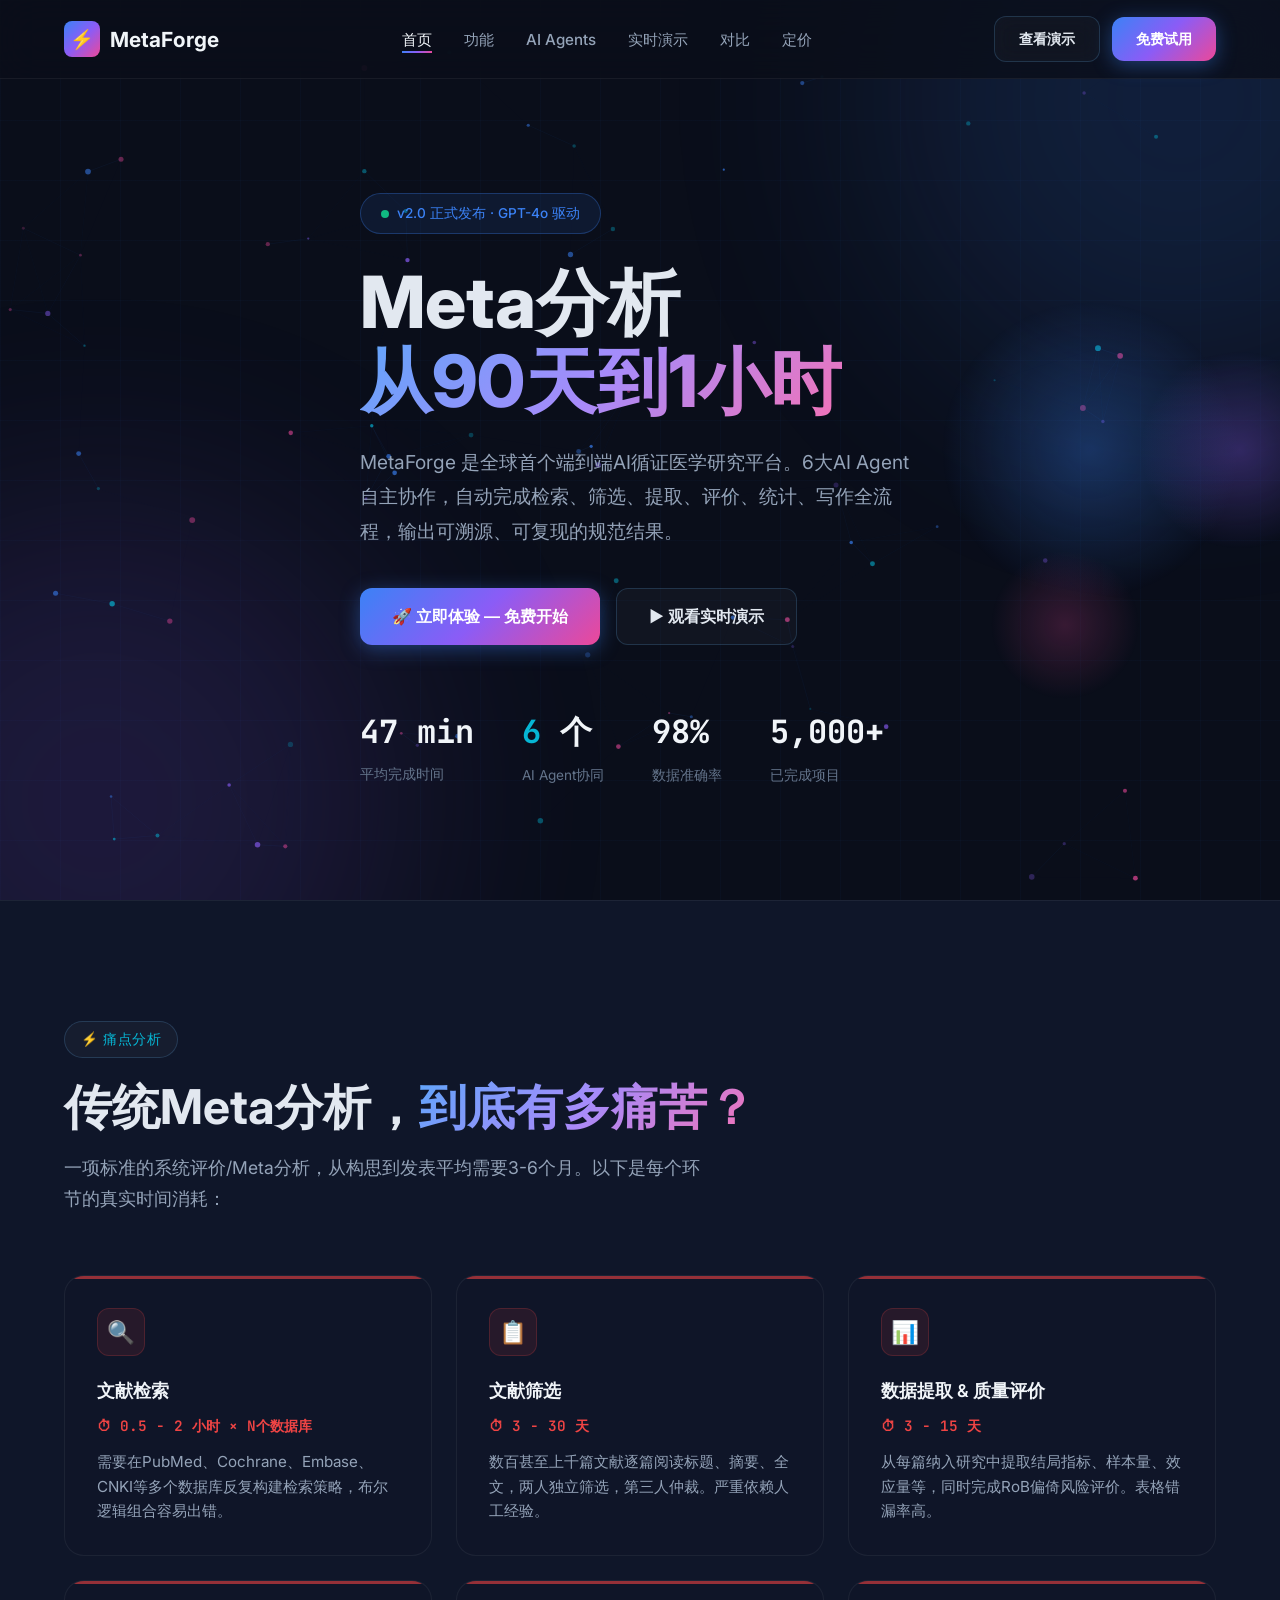
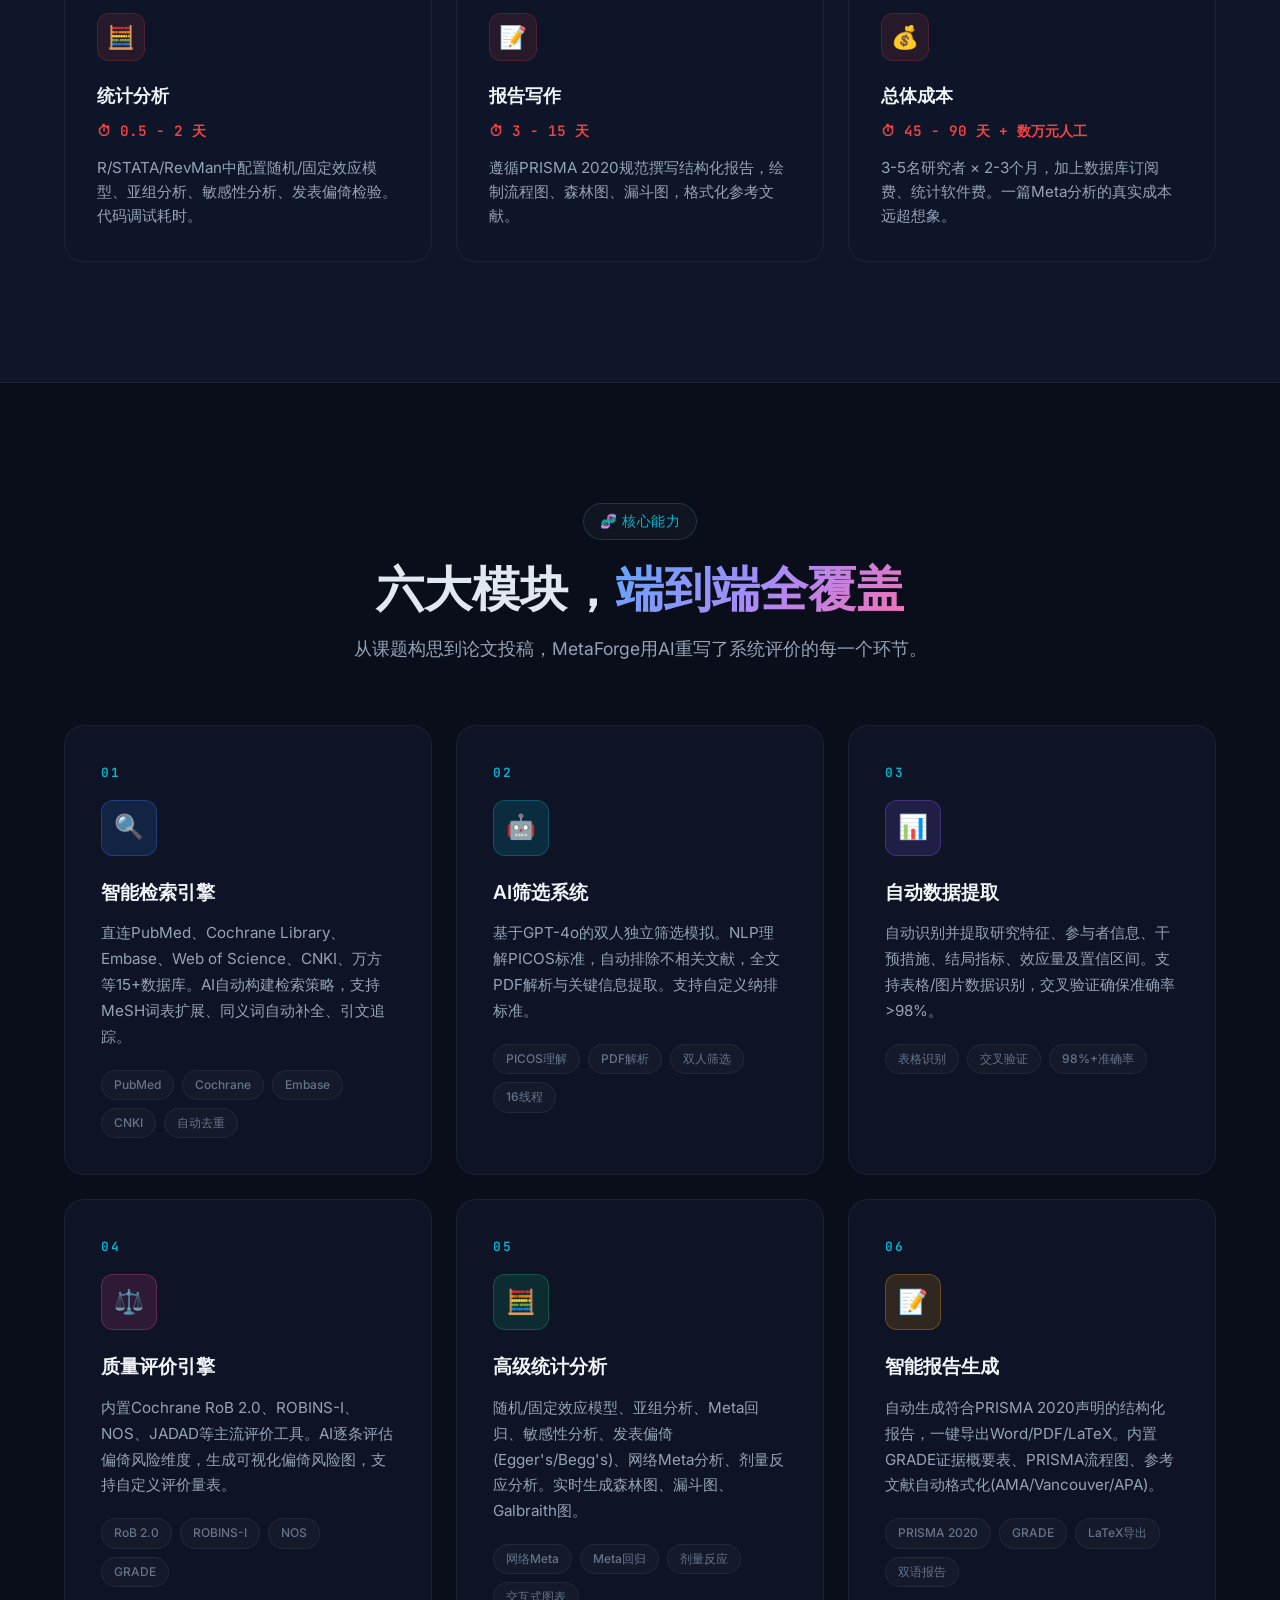
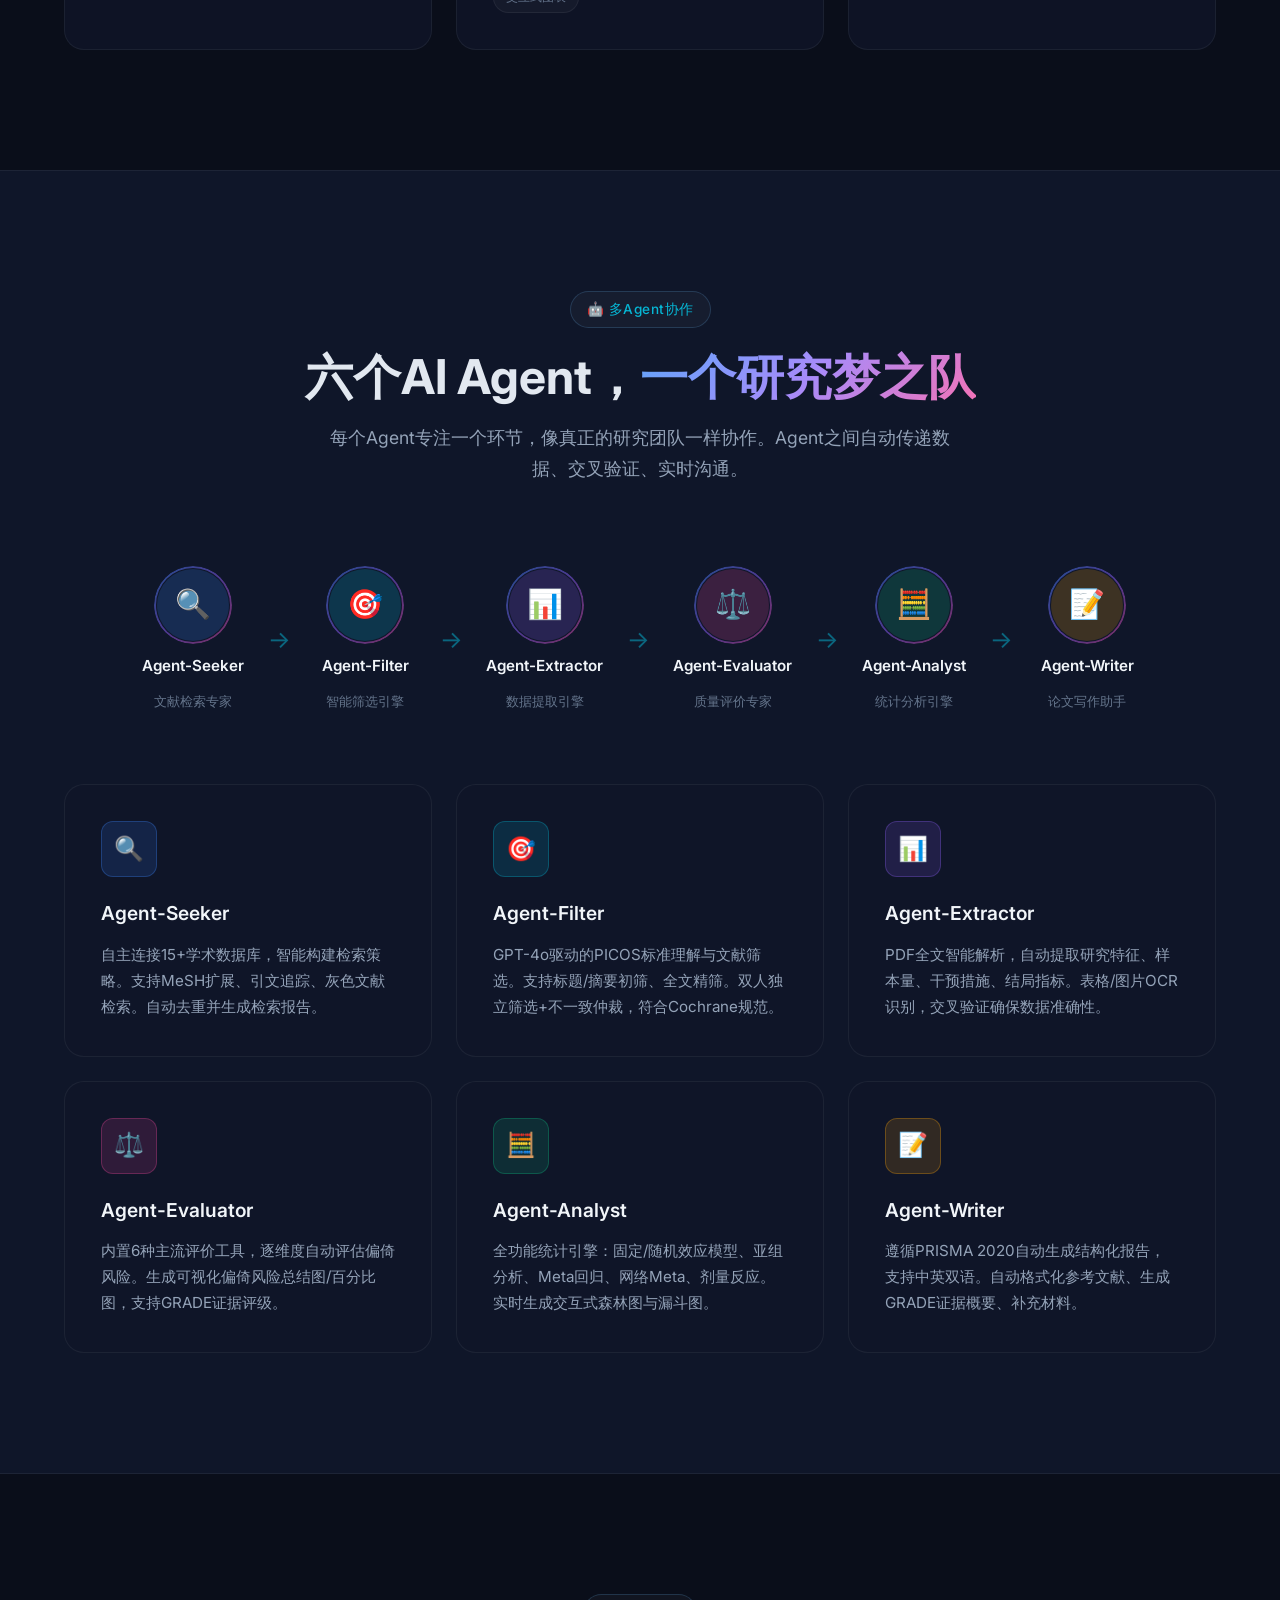
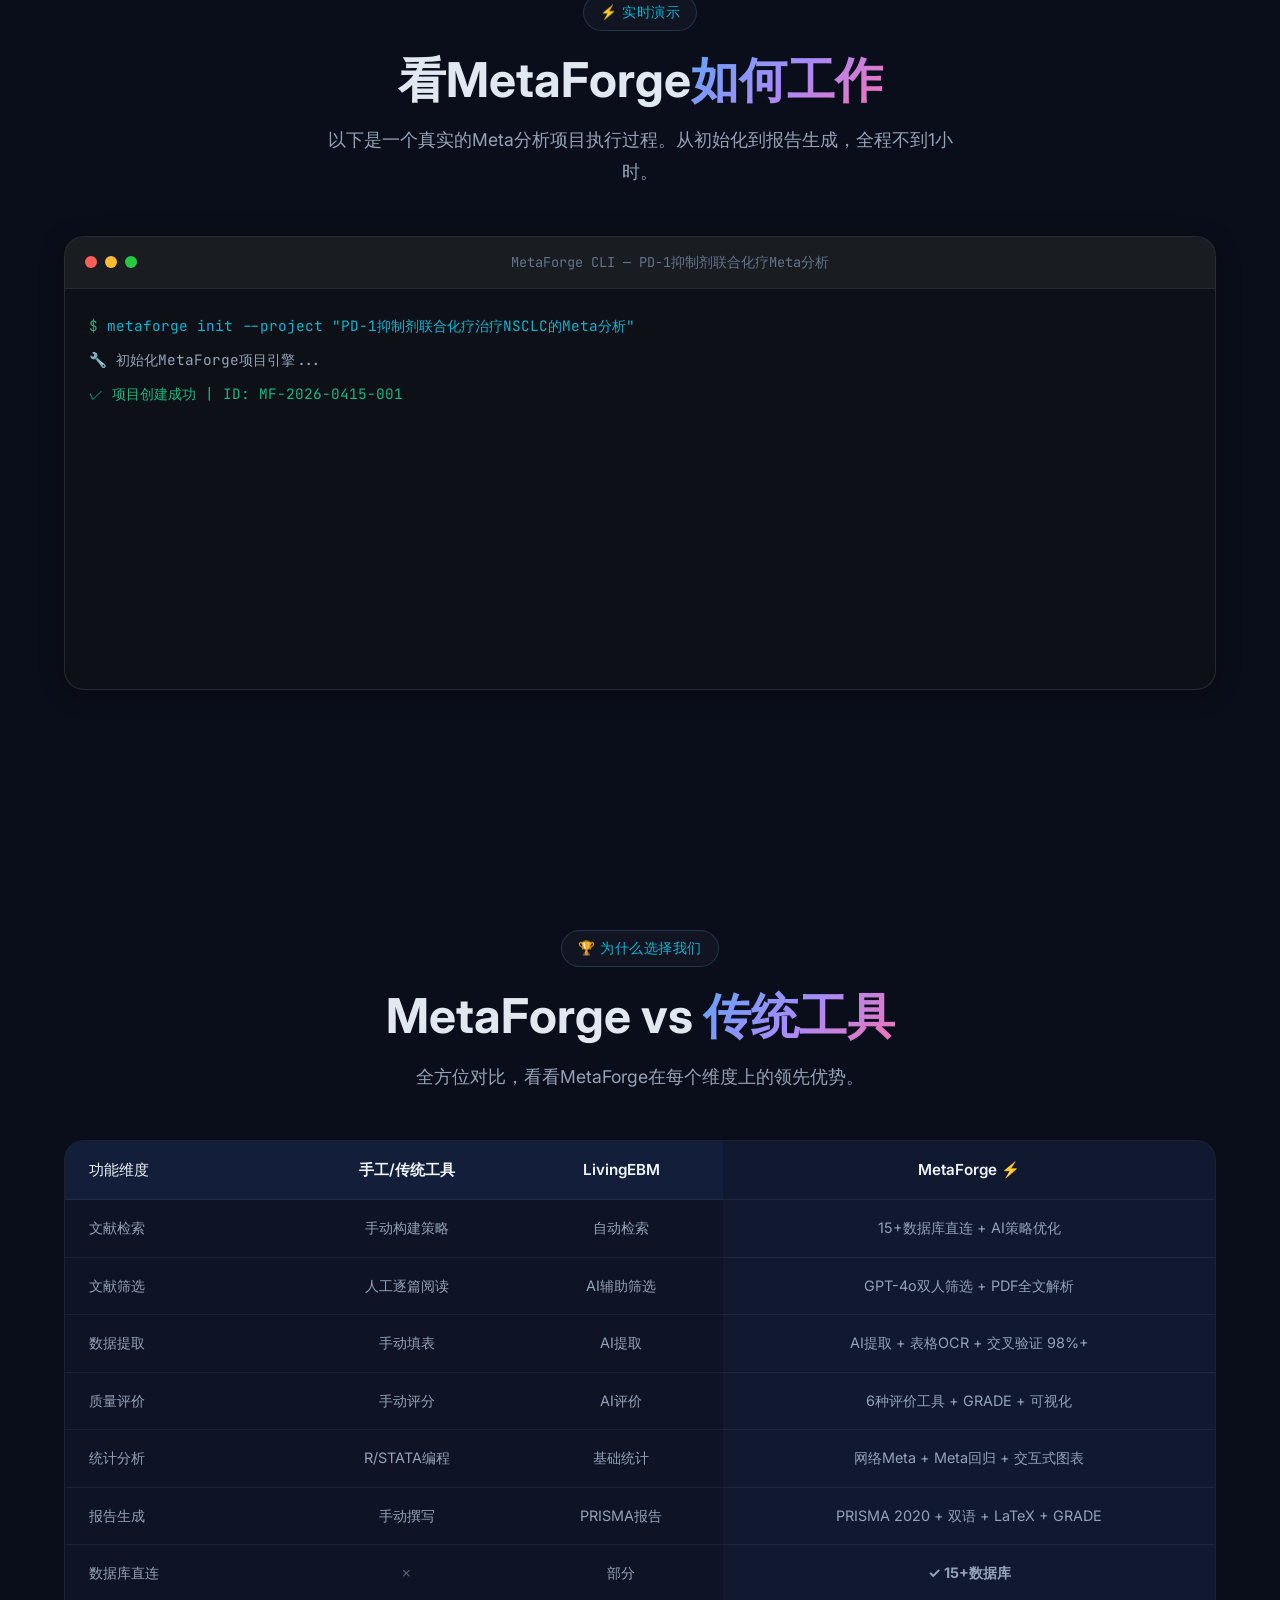
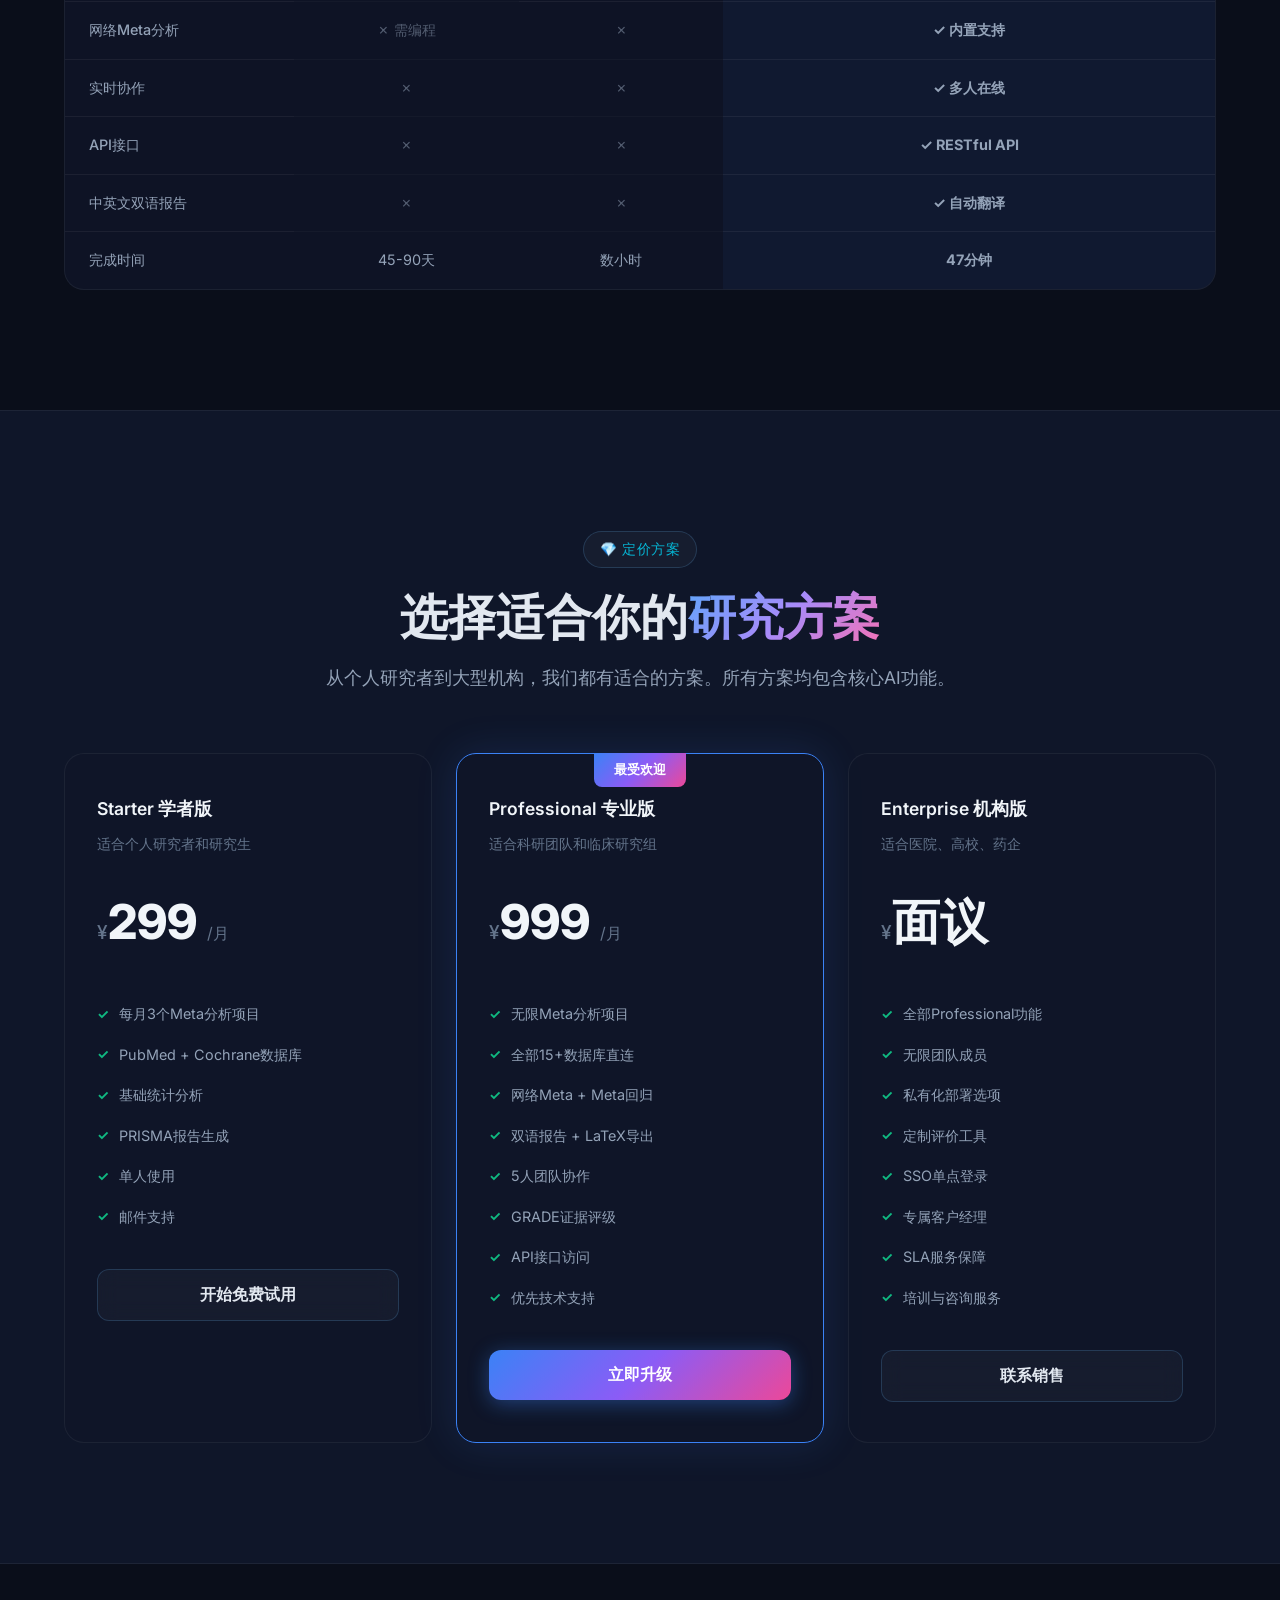
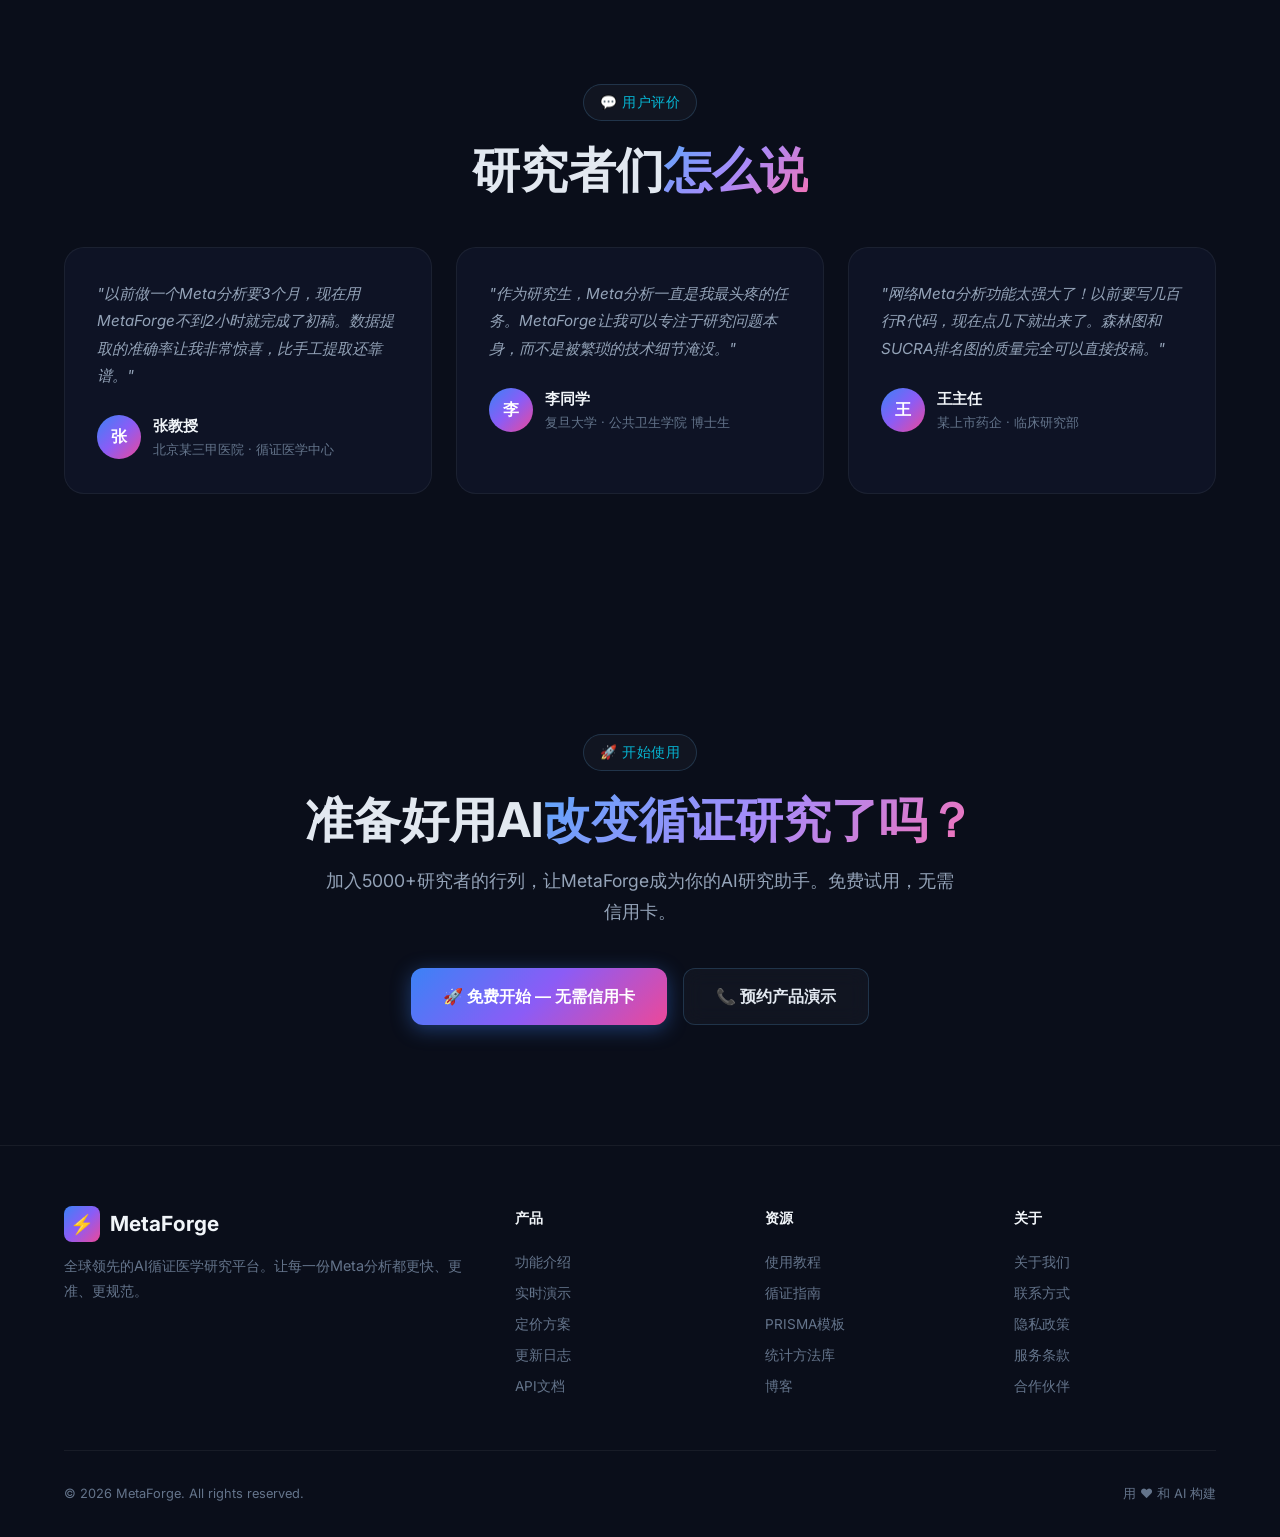
<file: index.html>
<!DOCTYPE html>
<html lang="zh-CN">
<head>
  <meta charset="UTF-8">
  <meta name="viewport" content="width=device-width, initial-scale=1.0">
  <title>MetaForge — AI循证医学研究平台 | 下一代Meta分析引擎</title>
  <meta name="description" content="MetaForge是全球领先的AI循证医学研究平台，通过6大AI Agent自动完成文献检索、筛选、数据提取、质量评价、统计分析全流程，将传统45-90天的Meta分析压缩至1小时。">
  <meta name="keywords" content="Meta分析,系统评价,AI循证医学,文献筛选,数据提取,统计分析,PRISMA,Cochrane">
  
  <!-- Open Graph -->
  <meta property="og:title" content="MetaForge — AI循证医学研究平台">
  <meta property="og:description" content="6大AI Agent协同，将Meta分析从45-90天压缩至1小时">
  <meta property="og:type" content="website">
  
  <!-- Fonts -->
  <link rel="preconnect" href="https://fonts.googleapis.com">
  <link rel="preconnect" href="https://fonts.gstatic.com" crossorigin>
  <link href="https://fonts.googleapis.com/css2?family=Inter:wght@400;500;600;700;800&family=JetBrains+Mono:wght@400;500;600&display=swap" rel="stylesheet">
  
  <link rel="stylesheet" href="css/style.css">
</head>
<body>
  <!-- Background Effects -->
  <div class="bg-grid"></div>
  <div class="bg-glow bg-glow-1"></div>
  <div class="bg-glow bg-glow-2"></div>

  <!-- Navigation -->
  <nav class="nav">
    <div class="container nav-inner">
      <a href="#" class="nav-logo">
        <div class="logo-icon">⚡</div>
        MetaForge
      </a>
      <ul class="nav-links">
        <li><a href="#hero" class="active">首页</a></li>
        <li><a href="#features">功能</a></li>
        <li><a href="#agents">AI Agents</a></li>
        <li><a href="#demo">实时演示</a></li>
        <li><a href="#comparison">对比</a></li>
        <li><a href="#pricing">定价</a></li>
      </ul>
      <div class="nav-cta">
        <a href="#demo" class="btn btn-secondary">查看演示</a>
        <a href="#pricing" class="btn btn-primary">免费试用</a>
      </div>
      <button class="mobile-menu-btn">☰</button>
    </div>
  </nav>

  <!-- ====== HERO ====== -->
  <section class="hero page-section" id="hero">
    <canvas class="hero-canvas" id="hero-canvas"></canvas>
    <div class="container">
      <div class="hero-content">
        <div class="hero-badge">
          <span class="pulse"></span>
          v2.0 正式发布 · GPT-4o 驱动
        </div>
        <h1 class="hero-title">
          Meta分析<br>
          <span class="gradient">从90天到1小时</span>
        </h1>
        <p class="hero-desc">
          MetaForge 是全球首个端到端AI循证医学研究平台。6大AI Agent自主协作，自动完成检索、筛选、提取、评价、统计、写作全流程，输出可溯源、可复现的规范结果。
        </p>
        <div class="hero-actions">
          <a href="#pricing" class="btn btn-primary">
            🚀 立即体验 — 免费开始
          </a>
          <a href="#demo" class="btn btn-secondary">
            ▶ 观看实时演示
          </a>
        </div>
        <div class="hero-stats">
          <div class="hero-stat">
            <div class="number"><span class="counter" data-target="47" data-suffix=" min">0</span></div>
            <div class="label">平均完成时间</div>
          </div>
          <div class="hero-stat">
            <div class="number"><span class="accent">6</span> 个</div>
            <div class="label">AI Agent协同</div>
          </div>
          <div class="hero-stat">
            <div class="number"><span class="counter" data-target="98" data-suffix="%">0</span></div>
            <div class="label">数据准确率</div>
          </div>
          <div class="hero-stat">
            <div class="number"><span class="counter" data-target="5000" data-prefix="" data-suffix="+">0</span></div>
            <div class="label">已完成项目</div>
          </div>
        </div>
      </div>
      <div class="hero-visual">
        <div class="hero-orb hero-orb-1"></div>
        <div class="hero-orb hero-orb-2"></div>
        <div class="hero-orb hero-orb-3"></div>
      </div>
    </div>
  </section>

  <!-- ====== PAIN POINTS ====== -->
  <section class="section pain-points page-section" id="pain">
    <div class="container">
      <div class="reveal">
        <span class="section-label">⚡ 痛点分析</span>
        <h2 class="section-title">传统Meta分析，<span class="gradient">到底有多痛苦？</span></h2>
        <p class="section-desc">
          一项标准的系统评价/Meta分析，从构思到发表平均需要3-6个月。以下是每个环节的真实时间消耗：
        </p>
      </div>
      <div class="pain-grid">
        <div class="pain-card reveal">
          <div class="pain-icon">🔍</div>
          <h3>文献检索</h3>
          <div class="time">⏱ 0.5 - 2 小时 × N个数据库</div>
          <p>需要在PubMed、Cochrane、Embase、CNKI等多个数据库反复构建检索策略，布尔逻辑组合容易出错。</p>
        </div>
        <div class="pain-card reveal">
          <div class="pain-icon">📋</div>
          <h3>文献筛选</h3>
          <div class="time">⏱ 3 - 30 天</div>
          <p>数百甚至上千篇文献逐篇阅读标题、摘要、全文，两人独立筛选，第三人仲裁。严重依赖人工经验。</p>
        </div>
        <div class="pain-card reveal">
          <div class="pain-icon">📊</div>
          <h3>数据提取 & 质量评价</h3>
          <div class="time">⏱ 3 - 15 天</div>
          <p>从每篇纳入研究中提取结局指标、样本量、效应量等，同时完成RoB偏倚风险评价。表格错漏率高。</p>
        </div>
        <div class="pain-card reveal">
          <div class="pain-icon">🧮</div>
          <h3>统计分析</h3>
          <div class="time">⏱ 0.5 - 2 天</div>
          <p>R/STATA/RevMan中配置随机/固定效应模型、亚组分析、敏感性分析、发表偏倚检验。代码调试耗时。</p>
        </div>
        <div class="pain-card reveal">
          <div class="pain-icon">📝</div>
          <h3>报告写作</h3>
          <div class="time">⏱ 3 - 15 天</div>
          <p>遵循PRISMA 2020规范撰写结构化报告，绘制流程图、森林图、漏斗图，格式化参考文献。</p>
        </div>
        <div class="pain-card reveal">
          <div class="pain-icon">💰</div>
          <h3>总体成本</h3>
          <div class="time">⏱ 45 - 90 天 + 数万元人工</div>
          <p>3-5名研究者 × 2-3个月，加上数据库订阅费、统计软件费。一篇Meta分析的真实成本远超想象。</p>
        </div>
      </div>
    </div>
  </section>

  <!-- ====== FEATURES ====== -->
  <section class="section page-section" id="features">
    <div class="container">
      <div class="reveal" style="text-align: center;">
        <span class="section-label">🧬 核心能力</span>
        <h2 class="section-title">六大模块，<span class="gradient">端到端全覆盖</span></h2>
        <p class="section-desc" style="margin: 0 auto;">
          从课题构思到论文投稿，MetaForge用AI重写了系统评价的每一个环节。
        </p>
      </div>
      <div class="features-grid">
        <div class="feature-card reveal">
          <div class="feature-number">01</div>
          <div class="feature-icon blue">🔍</div>
          <h3>智能检索引擎</h3>
          <p>直连PubMed、Cochrane Library、Embase、Web of Science、CNKI、万方等15+数据库。AI自动构建检索策略，支持MeSH词表扩展、同义词自动补全、引文追踪。</p>
          <div class="feature-tags">
            <span class="feature-tag">PubMed</span>
            <span class="feature-tag">Cochrane</span>
            <span class="feature-tag">Embase</span>
            <span class="feature-tag">CNKI</span>
            <span class="feature-tag">自动去重</span>
          </div>
        </div>
        <div class="feature-card reveal">
          <div class="feature-number">02</div>
          <div class="feature-icon cyan">🤖</div>
          <h3>AI筛选系统</h3>
          <p>基于GPT-4o的双人独立筛选模拟。NLP理解PICOS标准，自动排除不相关文献，全文PDF解析与关键信息提取。支持自定义纳排标准。</p>
          <div class="feature-tags">
            <span class="feature-tag">PICOS理解</span>
            <span class="feature-tag">PDF解析</span>
            <span class="feature-tag">双人筛选</span>
            <span class="feature-tag">16线程</span>
          </div>
        </div>
        <div class="feature-card reveal">
          <div class="feature-number">03</div>
          <div class="feature-icon purple">📊</div>
          <h3>自动数据提取</h3>
          <p>自动识别并提取研究特征、参与者信息、干预措施、结局指标、效应量及置信区间。支持表格/图片数据识别，交叉验证确保准确率>98%。</p>
          <div class="feature-tags">
            <span class="feature-tag">表格识别</span>
            <span class="feature-tag">交叉验证</span>
            <span class="feature-tag">98%+准确率</span>
          </div>
        </div>
        <div class="feature-card reveal">
          <div class="feature-number">04</div>
          <div class="feature-icon pink">⚖️</div>
          <h3>质量评价引擎</h3>
          <p>内置Cochrane RoB 2.0、ROBINS-I、NOS、JADAD等主流评价工具。AI逐条评估偏倚风险维度，生成可视化偏倚风险图，支持自定义评价量表。</p>
          <div class="feature-tags">
            <span class="feature-tag">RoB 2.0</span>
            <span class="feature-tag">ROBINS-I</span>
            <span class="feature-tag">NOS</span>
            <span class="feature-tag">GRADE</span>
          </div>
        </div>
        <div class="feature-card reveal">
          <div class="feature-number">05</div>
          <div class="feature-icon green">🧮</div>
          <h3>高级统计分析</h3>
          <p>随机/固定效应模型、亚组分析、Meta回归、敏感性分析、发表偏倚(Egger's/Begg's)、网络Meta分析、剂量反应分析。实时生成森林图、漏斗图、Galbraith图。</p>
          <div class="feature-tags">
            <span class="feature-tag">网络Meta</span>
            <span class="feature-tag">Meta回归</span>
            <span class="feature-tag">剂量反应</span>
            <span class="feature-tag">交互式图表</span>
          </div>
        </div>
        <div class="feature-card reveal">
          <div class="feature-number">06</div>
          <div class="feature-icon orange">📝</div>
          <h3>智能报告生成</h3>
          <p>自动生成符合PRISMA 2020声明的结构化报告，一键导出Word/PDF/LaTeX。内置GRADE证据概要表、PRISMA流程图、参考文献自动格式化(AMA/Vancouver/APA)。</p>
          <div class="feature-tags">
            <span class="feature-tag">PRISMA 2020</span>
            <span class="feature-tag">GRADE</span>
            <span class="feature-tag">LaTeX导出</span>
            <span class="feature-tag">双语报告</span>
          </div>
        </div>
      </div>
    </div>
  </section>

  <!-- ====== AI AGENTS ====== -->
  <section class="section agent-system page-section" id="agents">
    <div class="container">
      <div class="reveal" style="text-align: center;">
        <span class="section-label">🤖 多Agent协作</span>
        <h2 class="section-title">六个AI Agent，<span class="gradient">一个研究梦之队</span></h2>
        <p class="section-desc" style="margin: 0 auto;">
          每个Agent专注一个环节，像真正的研究团队一样协作。Agent之间自动传递数据、交叉验证、实时沟通。
        </p>
      </div>
      <div class="agent-pipeline reveal">
        <div class="agent-node">
          <div class="agent-avatar a1">🔍</div>
          <span class="agent-name">Agent-Seeker</span>
          <span class="agent-role">文献检索专家</span>
        </div>
        <div class="agent-arrow">→</div>
        <div class="agent-node">
          <div class="agent-avatar a2">🎯</div>
          <span class="agent-name">Agent-Filter</span>
          <span class="agent-role">智能筛选引擎</span>
        </div>
        <div class="agent-arrow">→</div>
        <div class="agent-node">
          <div class="agent-avatar a3">📊</div>
          <span class="agent-name">Agent-Extractor</span>
          <span class="agent-role">数据提取引擎</span>
        </div>
        <div class="agent-arrow">→</div>
        <div class="agent-node">
          <div class="agent-avatar a4">⚖️</div>
          <span class="agent-name">Agent-Evaluator</span>
          <span class="agent-role">质量评价专家</span>
        </div>
        <div class="agent-arrow">→</div>
        <div class="agent-node">
          <div class="agent-avatar a5">🧮</div>
          <span class="agent-name">Agent-Analyst</span>
          <span class="agent-role">统计分析引擎</span>
        </div>
        <div class="agent-arrow">→</div>
        <div class="agent-node">
          <div class="agent-avatar a6">📝</div>
          <span class="agent-name">Agent-Writer</span>
          <span class="agent-role">论文写作助手</span>
        </div>
      </div>
      <!-- Agent Details -->
      <div class="features-grid" style="margin-top: 48px;">
        <div class="feature-card reveal">
          <div class="feature-icon blue">🔍</div>
          <h3>Agent-Seeker</h3>
          <p>自主连接15+学术数据库，智能构建检索策略。支持MeSH扩展、引文追踪、灰色文献检索。自动去重并生成检索报告。</p>
        </div>
        <div class="feature-card reveal">
          <div class="feature-icon cyan">🎯</div>
          <h3>Agent-Filter</h3>
          <p>GPT-4o驱动的PICOS标准理解与文献筛选。支持标题/摘要初筛、全文精筛。双人独立筛选+不一致仲裁，符合Cochrane规范。</p>
        </div>
        <div class="feature-card reveal">
          <div class="feature-icon purple">📊</div>
          <h3>Agent-Extractor</h3>
          <p>PDF全文智能解析，自动提取研究特征、样本量、干预措施、结局指标。表格/图片OCR识别，交叉验证确保数据准确性。</p>
        </div>
        <div class="feature-card reveal">
          <div class="feature-icon pink">⚖️</div>
          <h3>Agent-Evaluator</h3>
          <p>内置6种主流评价工具，逐维度自动评估偏倚风险。生成可视化偏倚风险总结图/百分比图，支持GRADE证据评级。</p>
        </div>
        <div class="feature-card reveal">
          <div class="feature-icon green">🧮</div>
          <h3>Agent-Analyst</h3>
          <p>全功能统计引擎：固定/随机效应模型、亚组分析、Meta回归、网络Meta、剂量反应。实时生成交互式森林图与漏斗图。</p>
        </div>
        <div class="feature-card reveal">
          <div class="feature-icon orange">📝</div>
          <h3>Agent-Writer</h3>
          <p>遵循PRISMA 2020自动生成结构化报告，支持中英双语。自动格式化参考文献、生成GRADE证据概要、补充材料。</p>
        </div>
      </div>
    </div>
  </section>

  <!-- ====== LIVE DEMO ====== -->
  <section class="section page-section" id="demo">
    <div class="container">
      <div class="reveal" style="text-align: center;">
        <span class="section-label">⚡ 实时演示</span>
        <h2 class="section-title">看MetaForge<span class="gradient">如何工作</span></h2>
        <p class="section-desc" style="margin: 0 auto;">
          以下是一个真实的Meta分析项目执行过程。从初始化到报告生成，全程不到1小时。
        </p>
      </div>
      <div class="demo-terminal reveal" id="demo-terminal">
        <div class="demo-terminal-header">
          <span class="demo-dot red"></span>
          <span class="demo-dot yellow"></span>
          <span class="demo-dot green"></span>
          <span class="demo-terminal-title">MetaForge CLI — PD-1抑制剂联合化疗Meta分析</span>
        </div>
        <div class="demo-terminal-body">
          <!-- Demo lines will be injected by JS -->
        </div>
      </div>
    </div>
  </section>

  <!-- ====== COMPARISON ====== -->
  <section class="section page-section" id="comparison">
    <div class="container">
      <div class="reveal" style="text-align: center;">
        <span class="section-label">🏆 为什么选择我们</span>
        <h2 class="section-title">MetaForge vs <span class="gradient">传统工具</span></h2>
        <p class="section-desc" style="margin: 0 auto;">
          全方位对比，看看MetaForge在每个维度上的领先优势。
        </p>
      </div>
      <div class="reveal">
        <table class="comparison-table">
          <thead>
            <tr>
              <th>功能维度</th>
              <th>手工/传统工具</th>
              <th>LivingEBM</th>
              <th class="our-col">MetaForge ⚡</th>
            </tr>
          </thead>
          <tbody>
            <tr>
              <td>文献检索</td>
              <td>手动构建策略</td>
              <td>自动检索</td>
              <td class="our-col">15+数据库直连 + AI策略优化</td>
            </tr>
            <tr>
              <td>文献筛选</td>
              <td>人工逐篇阅读</td>
              <td>AI辅助筛选</td>
              <td class="our-col">GPT-4o双人筛选 + PDF全文解析</td>
            </tr>
            <tr>
              <td>数据提取</td>
              <td>手动填表</td>
              <td>AI提取</td>
              <td class="our-col">AI提取 + 表格OCR + 交叉验证 98%+</td>
            </tr>
            <tr>
              <td>质量评价</td>
              <td>手动评分</td>
              <td>AI评价</td>
              <td class="our-col">6种评价工具 + GRADE + 可视化</td>
            </tr>
            <tr>
              <td>统计分析</td>
              <td>R/STATA编程</td>
              <td>基础统计</td>
              <td class="our-col">网络Meta + Meta回归 + 交互式图表</td>
            </tr>
            <tr>
              <td>报告生成</td>
              <td>手动撰写</td>
              <td>PRISMA报告</td>
              <td class="our-col">PRISMA 2020 + 双语 + LaTeX + GRADE</td>
            </tr>
            <tr>
              <td>数据库直连</td>
              <td class="cross">✗</td>
              <td>部分</td>
              <td class="our-col check">✓ 15+数据库</td>
            </tr>
            <tr>
              <td>网络Meta分析</td>
              <td class="cross">✗ 需编程</td>
              <td class="cross">✗</td>
              <td class="our-col check">✓ 内置支持</td>
            </tr>
            <tr>
              <td>实时协作</td>
              <td class="cross">✗</td>
              <td class="cross">✗</td>
              <td class="our-col check">✓ 多人在线</td>
            </tr>
            <tr>
              <td>API接口</td>
              <td class="cross">✗</td>
              <td class="cross">✗</td>
              <td class="our-col check">✓ RESTful API</td>
            </tr>
            <tr>
              <td>中英文双语报告</td>
              <td class="cross">✗</td>
              <td class="cross">✗</td>
              <td class="our-col check">✓ 自动翻译</td>
            </tr>
            <tr>
              <td>完成时间</td>
              <td>45-90天</td>
              <td>数小时</td>
              <td class="our-col"><strong>47分钟</strong></td>
            </tr>
          </tbody>
        </table>
      </div>
    </div>
  </section>

  <!-- ====== PRICING ====== -->
  <section class="section pricing-section page-section" id="pricing">
    <div class="container">
      <div class="reveal" style="text-align: center;">
        <span class="section-label">💎 定价方案</span>
        <h2 class="section-title">选择适合你的<span class="gradient">研究方案</span></h2>
        <p class="section-desc" style="margin: 0 auto;">
          从个人研究者到大型机构，我们都有适合的方案。所有方案均包含核心AI功能。
        </p>
      </div>
      <div class="pricing-grid">
        <div class="pricing-card reveal">
          <div class="pricing-name">Starter 学者版</div>
          <div class="pricing-desc">适合个人研究者和研究生</div>
          <div class="pricing-price">
            <span class="currency">¥</span>299
            <span class="period">/月</span>
          </div>
          <ul class="pricing-features">
            <li>每月3个Meta分析项目</li>
            <li>PubMed + Cochrane数据库</li>
            <li>基础统计分析</li>
            <li>PRISMA报告生成</li>
            <li>单人使用</li>
            <li>邮件支持</li>
          </ul>
          <button class="btn btn-secondary pricing-cta">开始免费试用</button>
        </div>
        <div class="pricing-card featured reveal">
          <div class="pricing-name">Professional 专业版</div>
          <div class="pricing-desc">适合科研团队和临床研究组</div>
          <div class="pricing-price">
            <span class="currency">¥</span>999
            <span class="period">/月</span>
          </div>
          <ul class="pricing-features">
            <li>无限Meta分析项目</li>
            <li>全部15+数据库直连</li>
            <li>网络Meta + Meta回归</li>
            <li>双语报告 + LaTeX导出</li>
            <li>5人团队协作</li>
            <li>GRADE证据评级</li>
            <li>API接口访问</li>
            <li>优先技术支持</li>
          </ul>
          <button class="btn btn-primary pricing-cta">立即升级</button>
        </div>
        <div class="pricing-card reveal">
          <div class="pricing-name">Enterprise 机构版</div>
          <div class="pricing-desc">适合医院、高校、药企</div>
          <div class="pricing-price">
            <span class="currency">¥</span>面议
          </div>
          <ul class="pricing-features">
            <li>全部Professional功能</li>
            <li>无限团队成员</li>
            <li>私有化部署选项</li>
            <li>定制评价工具</li>
            <li>SSO单点登录</li>
            <li>专属客户经理</li>
            <li>SLA服务保障</li>
            <li>培训与咨询服务</li>
          </ul>
          <button class="btn btn-secondary pricing-cta">联系销售</button>
        </div>
      </div>
    </div>
  </section>

  <!-- ====== TESTIMONIALS ====== -->
  <section class="section page-section" id="testimonials">
    <div class="container">
      <div class="reveal" style="text-align: center;">
        <span class="section-label">💬 用户评价</span>
        <h2 class="section-title">研究者们<span class="gradient">怎么说</span></h2>
      </div>
      <div class="testimonial-grid">
        <div class="testimonial-card reveal">
          <p class="testimonial-text">
            "以前做一个Meta分析要3个月，现在用MetaForge不到2小时就完成了初稿。数据提取的准确率让我非常惊喜，比手工提取还靠谱。"
          </p>
          <div class="testimonial-author">
            <div class="testimonial-avatar">张</div>
            <div class="testimonial-info">
              <div class="name">张教授</div>
              <div class="role">北京某三甲医院 · 循证医学中心</div>
            </div>
          </div>
        </div>
        <div class="testimonial-card reveal">
          <p class="testimonial-text">
            "作为研究生，Meta分析一直是我最头疼的任务。MetaForge让我可以专注于研究问题本身，而不是被繁琐的技术细节淹没。"
          </p>
          <div class="testimonial-author">
            <div class="testimonial-avatar">李</div>
            <div class="testimonial-info">
              <div class="name">李同学</div>
              <div class="role">复旦大学 · 公共卫生学院 博士生</div>
            </div>
          </div>
        </div>
        <div class="testimonial-card reveal">
          <p class="testimonial-text">
            "网络Meta分析功能太强大了！以前要写几百行R代码，现在点几下就出来了。森林图和SUCRA排名图的质量完全可以直接投稿。"
          </p>
          <div class="testimonial-author">
            <div class="testimonial-avatar">王</div>
            <div class="testimonial-info">
              <div class="name">王主任</div>
              <div class="role">某上市药企 · 临床研究部</div>
            </div>
          </div>
        </div>
      </div>
    </div>
  </section>

  <!-- ====== CTA ====== -->
  <section class="section" style="text-align: center;">
    <div class="container reveal">
      <span class="section-label">🚀 开始使用</span>
      <h2 class="section-title">准备好用AI<span class="gradient">改变循证研究了吗？</span></h2>
      <p class="section-desc" style="margin: 0 auto 40px;">
        加入5000+研究者的行列，让MetaForge成为你的AI研究助手。免费试用，无需信用卡。
      </p>
      <div style="display: flex; gap: 16px; justify-content: center;">
        <a href="#pricing" class="btn btn-primary">🚀 免费开始 — 无需信用卡</a>
        <a href="#demo" class="btn btn-secondary">📞 预约产品演示</a>
      </div>
    </div>
  </section>

  <!-- ====== FOOTER ====== -->
  <footer class="footer">
    <div class="container">
      <div class="footer-grid">
        <div class="footer-brand">
          <div class="nav-logo">
            <div class="logo-icon">⚡</div>
            MetaForge
          </div>
          <p>全球领先的AI循证医学研究平台。让每一份Meta分析都更快、更准、更规范。</p>
        </div>
        <div class="footer-col">
          <h4>产品</h4>
          <a href="#features">功能介绍</a>
          <a href="#demo">实时演示</a>
          <a href="#pricing">定价方案</a>
          <a href="#">更新日志</a>
          <a href="#">API文档</a>
        </div>
        <div class="footer-col">
          <h4>资源</h4>
          <a href="#">使用教程</a>
          <a href="#">循证指南</a>
          <a href="#">PRISMA模板</a>
          <a href="#">统计方法库</a>
          <a href="#">博客</a>
        </div>
        <div class="footer-col">
          <h4>关于</h4>
          <a href="#">关于我们</a>
          <a href="#">联系方式</a>
          <a href="#">隐私政策</a>
          <a href="#">服务条款</a>
          <a href="#">合作伙伴</a>
        </div>
      </div>
      <div class="footer-bottom">
        <span>© 2026 MetaForge. All rights reserved.</span>
        <span>用 ❤️ 和 AI 构建</span>
      </div>
    </div>
  </footer>

  <script src="js/main.js"></script>
</body>
</html>
</file>
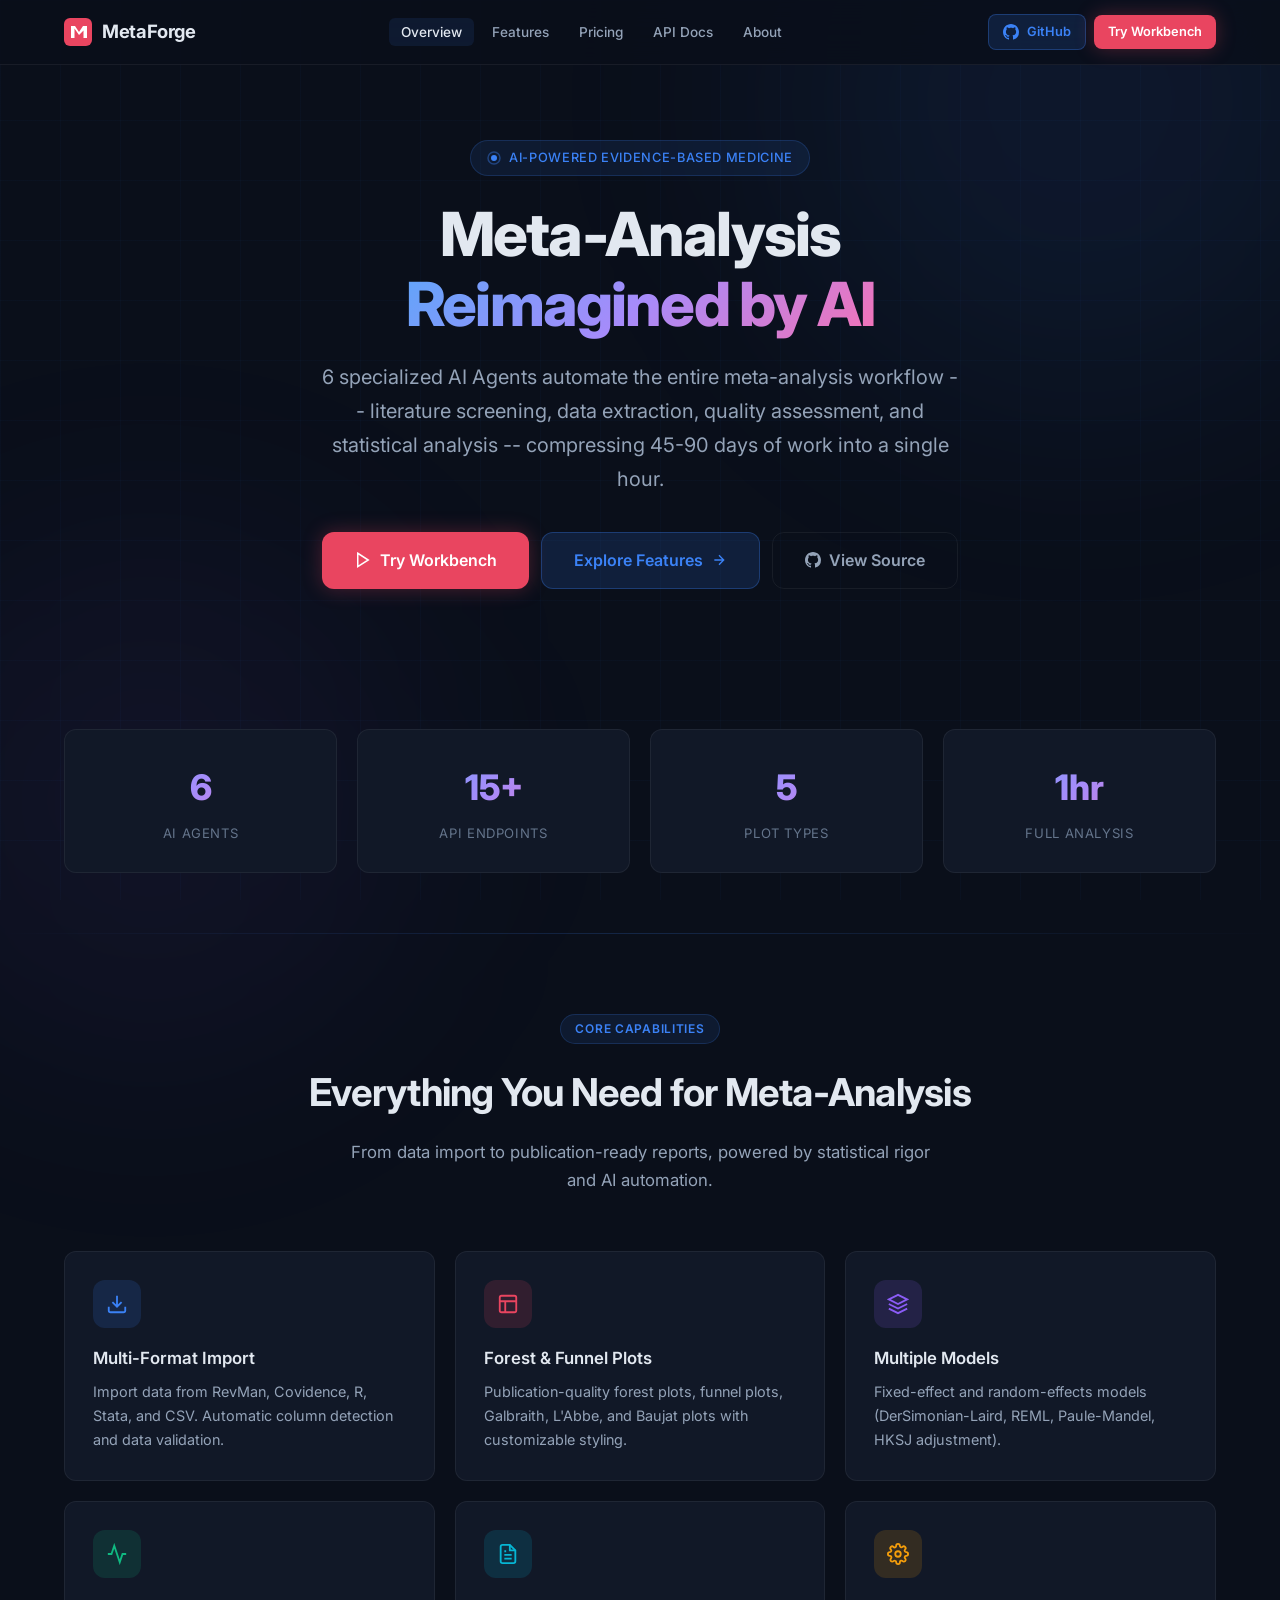
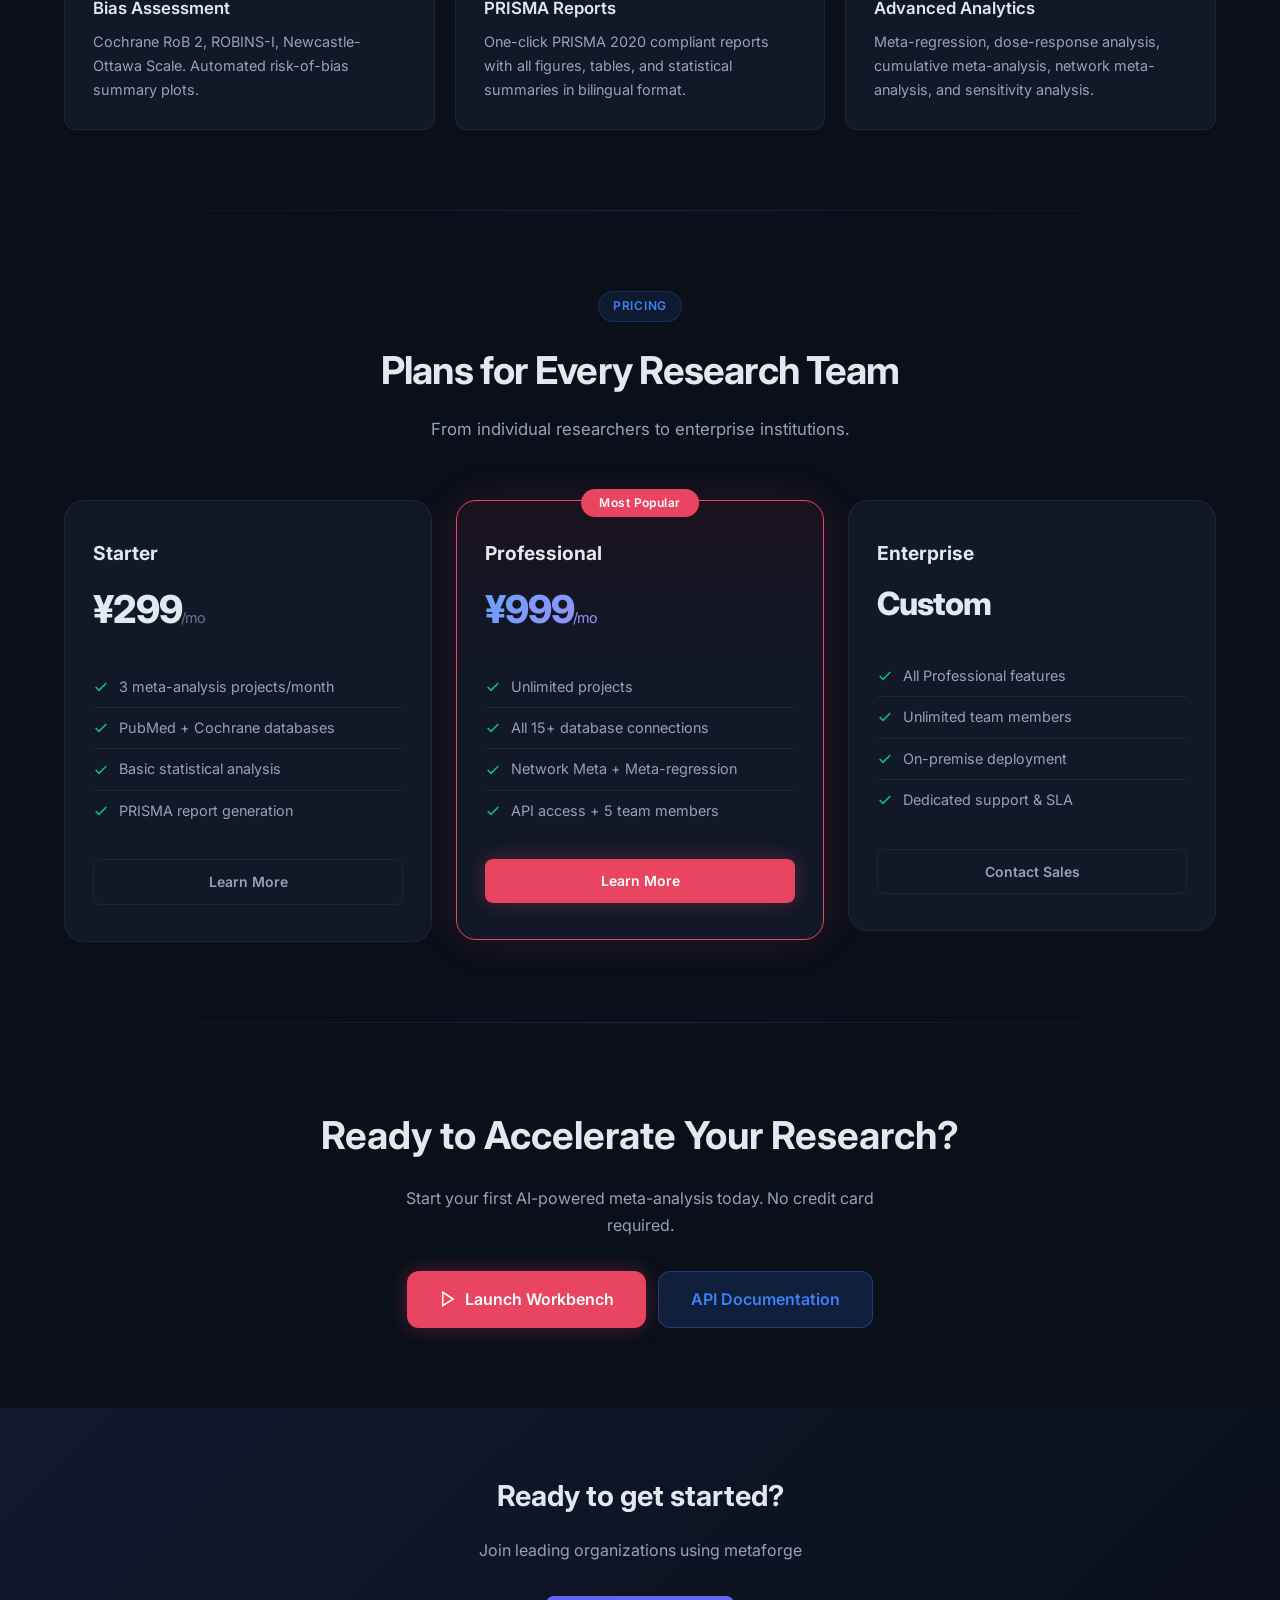
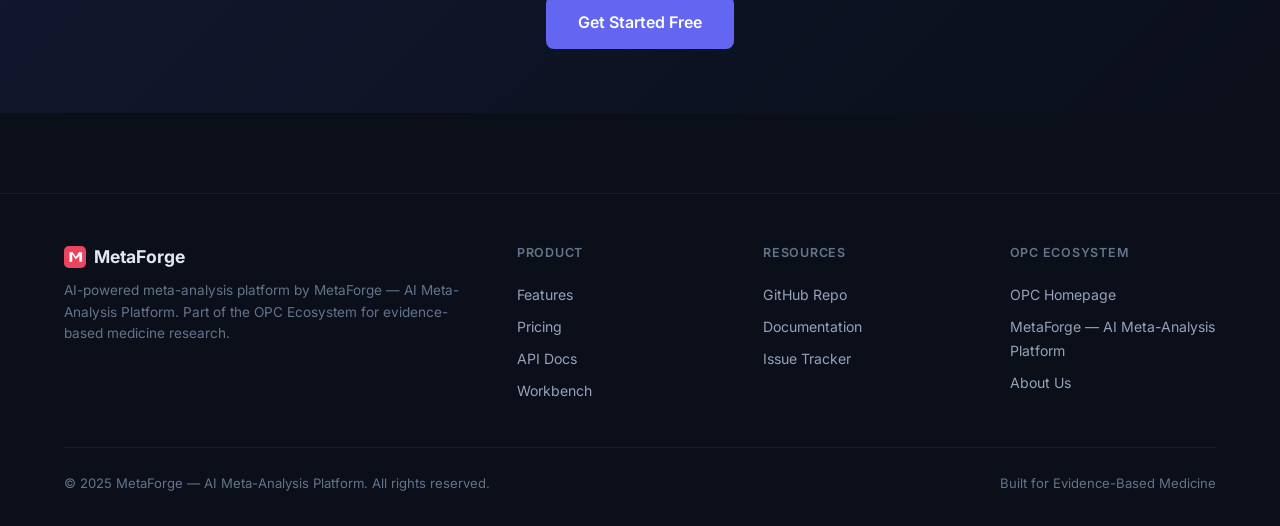
<file: docs/index.html>
<!DOCTYPE html>
<html lang="zh-CN">
<head>
  <meta charset="UTF-8">
  <meta name="viewport" content="width=device-width, initial-scale=1.0">
  <title>MetaForge — AI Meta-Analysis Platform</title>
  <meta name="description" content="MetaForge: AI-powered meta-analysis platform. 6 AI Agents automate literature screening, data extraction, quality assessment, and statistical analysis in 1 hour.">
  <meta property="og:title" content="MetaForge — AI Meta-Analysis Platform">
  <meta property="og:description" content="Transform 45-90 day meta-analyses into 1-hour automated workflows">
  <meta property="og:type" content="website">
  <meta property="og:url" content="https://mokangmedical.github.io/metaforge/">
  <link rel="icon" href="data:image/svg+xml,<svg xmlns='http://www.w3.org/2000/svg' viewBox='0 0 100 100'><rect width='100' height='100' rx='20' fill='%230a0f1a'/><text x='50' y='72' font-size='60' text-anchor='middle' fill='%23e94560'>M</text></svg>">
  <link rel="preconnect" href="https://fonts.googleapis.com">
  <link rel="preconnect" href="https://fonts.gstatic.com" crossorigin>
  <link href="https://fonts.googleapis.com/css2?family=Inter:wght@400;500;600;700;800&family=JetBrains+Mono:wght@400;500;600&display=swap" rel="stylesheet">
  <link rel="stylesheet" href="css/docs.css">
<meta name="theme-color" content="#0a0a0f">
<style>
@media(max-width:768px){
  .nav-links,.nl,.links{display:none!important}
  .features-grid,.fg,.p-grid,.pricing-grid,.pg{grid-template-columns:1fr!important}
  .stats,.row{grid-template-columns:1fr!important}
  .hero h1{font-size:2rem!important}
  .container{padding:0 16px!important}
}
@media(max-width:480px){
  .hero{padding:4rem 1rem!important}
  .section,.sec{padding:2rem 1rem!important}
}
</style>
<link rel="canonical" href="https://mokangmedical.github.io/metaforge/">
<script type="application/ld+json">
{"@context":"https://schema.org","@type":"SoftwareApplication","name":"MetaForge — AI Meta-Analysis Platform","description":"MetaForge: AI-powered meta-analysis platform. 6 AI Agents automate literature screening, data extraction, quality assessment, and statistical analysis in 1 hour.","url":"https://mokangmedical.github.io/metaforge/","provider":{"@type":"Organization","name":"MetaForge — AI Meta-Analysis Platform"}}
</script>
</head>
<body>

<div class="bg-grid"></div>
<div class="bg-glow bg-glow-1"></div>
<div class="bg-glow bg-glow-2"></div>

<!-- Navigation -->
<nav class="nav">
  <div class="container nav-inner">
    <a href="index.html" class="nav-logo">
      <svg width="28" height="28" viewBox="0 0 28 28" fill="none">
        <rect width="28" height="28" rx="6" fill="#e94560"/>
        <path d="M7 20V8h4l4 6 4-6h4v12h-3.5v-7.5L15 17l-4.5-6.5V20H7z" fill="#fff"/>
      </svg>
      MetaForge
    </a>
    <ul class="nav-links" id="navLinks">
      <li><a href="index.html" class="active">Overview</a></li>
      <li><a href="features.html">Features</a></li>
      <li><a href="pricing.html">Pricing</a></li>
      <li><a href="api.html">API Docs</a></li>
      <li><a href="about.html">About</a></li>
    </ul>
    <div class="nav-cta">
      <a href="https://github.com/MetaForge — AI Meta-Analysis Platform/metaforge" class="btn btn-secondary btn-sm">
        <svg width="16" height="16" viewBox="0 0 16 16" fill="currentColor"><path d="M8 0C3.58 0 0 3.58 0 8c0 3.54 2.29 6.53 5.47 7.59.4.07.55-.17.55-.38 0-.19-.01-.82-.01-1.49-2.01.37-2.53-.49-2.69-.94-.09-.23-.48-.94-.82-1.13-.28-.15-.68-.52-.01-.53.63-.01 1.08.58 1.23.82.72 1.21 1.87.87 2.33.66.07-.52.28-.87.51-1.07-1.78-.2-3.64-.89-3.64-3.95 0-.87.31-1.59.82-2.15-.08-.2-.36-1.02.08-2.12 0 0 .67-.21 2.2.82.64-.18 1.32-.27 2-.27.68 0 1.36.09 2 .27 1.53-1.04 2.2-.82 2.2-.82.44 1.1.16 1.92.08 2.12.51.56.82 1.27.82 2.15 0 3.07-1.87 3.75-3.65 3.95.29.25.54.73.54 1.48 0 1.07-.01 1.93-.01 2.2 0 .21.15.46.55.38A8.013 8.013 0 0016 8c0-4.42-3.58-8-8-8z"/></svg>
        GitHub
      </a>
      <a href="https://mokangmedical.github.io/metaforge/app/" class="btn btn-primary btn-sm">Try Workbench</a>
    </div>
    <button class="mobile-menu-btn" onclick="document.getElementById('navLinks').classList.toggle('open')">
      <svg width="24" height="24" viewBox="0 0 24 24" fill="none" stroke="currentColor" stroke-width="2"><path d="M3 12h18M3 6h18M3 18h18"/></svg>
    </button>
  </div>
</nav>

<!-- Hero -->
<section class="hero">
  <div class="container">
    <div class="hero-badge animate-in">
      <svg width="14" height="14" viewBox="0 0 14 14" fill="currentColor"><circle cx="7" cy="7" r="3"/><circle cx="7" cy="7" r="6" fill="none" stroke="currentColor" stroke-width="1.5" opacity="0.4"/></svg>
      AI-Powered Evidence-Based Medicine
    </div>
    <h1 class="animate-in delay-1">
      Meta-Analysis<br>
      <span class="gradient">Reimagined by AI</span>
    </h1>
    <p class="subtitle animate-in delay-2">
      6 specialized AI Agents automate the entire meta-analysis workflow -- literature screening, data extraction, quality assessment, and statistical analysis -- compressing 45-90 days of work into a single hour.
    </p>
    <div class="hero-buttons animate-in delay-3">
      <a href="https://mokangmedical.github.io/metaforge/app/" class="btn btn-primary btn-lg">
        <svg width="18" height="18" viewBox="0 0 24 24" fill="none" stroke="currentColor" stroke-width="2"><polygon points="5 3 19 12 5 21 5 3"/></svg>
        Try Workbench
      </a>
      <a href="features.html" class="btn btn-secondary btn-lg">
        Explore Features
        <svg width="16" height="16" viewBox="0 0 24 24" fill="none" stroke="currentColor" stroke-width="2"><path d="M5 12h14M12 5l7 7-7 7"/></svg>
      </a>
      <a href="https://github.com/MetaForge — AI Meta-Analysis Platform/metaforge" class="btn btn-outline btn-lg">
        <svg width="16" height="16" viewBox="0 0 16 16" fill="currentColor"><path d="M8 0C3.58 0 0 3.58 0 8c0 3.54 2.29 6.53 5.47 7.59.4.07.55-.17.55-.38 0-.19-.01-.82-.01-1.49-2.01.37-2.53-.49-2.69-.94-.09-.23-.48-.94-.82-1.13-.28-.15-.68-.52-.01-.53.63-.01 1.08.58 1.23.82.72 1.21 1.87.87 2.33.66.07-.52.28-.87.51-1.07-1.78-.2-3.64-.89-3.64-3.95 0-.87.31-1.59.82-2.15-.08-.2-.36-1.02.08-2.12 0 0 .67-.21 2.2.82.64-.18 1.32-.27 2-.27.68 0 1.36.09 2 .27 1.53-1.04 2.2-.82 2.2-.82.44 1.1.16 1.92.08 2.12.51.56.82 1.27.82 2.15 0 3.07-1.87 3.75-3.65 3.95.29.25.54.73.54 1.48 0 1.07-.01 1.93-.01 2.2 0 .21.15.46.55.38A8.013 8.013 0 0016 8c0-4.42-3.58-8-8-8z"/></svg>
        View Source
      </a>
    </div>
  </div>
</section>

<!-- Stats -->
<div class="container">
  <div class="stats-row">
    <div class="stat-box animate-in">
      <div class="num">6</div>
      <div class="label">AI Agents</div>
    </div>
    <div class="stat-box animate-in delay-1">
      <div class="num">15+</div>
      <div class="label">API Endpoints</div>
    </div>
    <div class="stat-box animate-in delay-2">
      <div class="num">5</div>
      <div class="label">Plot Types</div>
    </div>
    <div class="stat-box animate-in delay-3">
      <div class="num">1hr</div>
      <div class="label">Full Analysis</div>
    </div>
  </div>
</div>

<div class="divider"></div>

<!-- Features Grid -->
<section class="section">
  <div class="container">
    <div class="section-header">
      <div class="badge">Core Capabilities</div>
      <h2>Everything You Need for Meta-Analysis</h2>
      <p>From data import to publication-ready reports, powered by statistical rigor and AI automation.</p>
    </div>
    <div class="grid-3">
      <div class="card animate-in">
        <div class="card-icon blue">
          <svg width="22" height="22" viewBox="0 0 24 24" fill="none" stroke="currentColor" stroke-width="2"><path d="M21 15v4a2 2 0 01-2 2H5a2 2 0 01-2-2v-4M7 10l5 5 5-5M12 15V3"/></svg>
        </div>
        <h3>Multi-Format Import</h3>
        <p>Import data from RevMan, Covidence, R, Stata, and CSV. Automatic column detection and data validation.</p>
      </div>
      <div class="card animate-in delay-1">
        <div class="card-icon red">
          <svg width="22" height="22" viewBox="0 0 24 24" fill="none" stroke="currentColor" stroke-width="2"><rect x="3" y="3" width="18" height="18" rx="2"/><path d="M3 9h18M9 21V9"/></svg>
        </div>
        <h3>Forest & Funnel Plots</h3>
        <p>Publication-quality forest plots, funnel plots, Galbraith, L'Abbe, and Baujat plots with customizable styling.</p>
      </div>
      <div class="card animate-in delay-2">
        <div class="card-icon purple">
          <svg width="22" height="22" viewBox="0 0 24 24" fill="none" stroke="currentColor" stroke-width="2"><path d="M12 2L2 7l10 5 10-5-10-5zM2 17l10 5 10-5M2 12l10 5 10-5"/></svg>
        </div>
        <h3>Multiple Models</h3>
        <p>Fixed-effect and random-effects models (DerSimonian-Laird, REML, Paule-Mandel, HKSJ adjustment).</p>
      </div>
      <div class="card animate-in delay-1">
        <div class="card-icon green">
          <svg width="22" height="22" viewBox="0 0 24 24" fill="none" stroke="currentColor" stroke-width="2"><path d="M22 12h-4l-3 9L9 3l-3 9H2"/></svg>
        </div>
        <h3>Bias Assessment</h3>
        <p>Cochrane RoB 2, ROBINS-I, Newcastle-Ottawa Scale. Automated risk-of-bias summary plots.</p>
      </div>
      <div class="card animate-in delay-2">
        <div class="card-icon cyan">
          <svg width="22" height="22" viewBox="0 0 24 24" fill="none" stroke="currentColor" stroke-width="2"><path d="M14 2H6a2 2 0 00-2 2v16a2 2 0 002 2h12a2 2 0 002-2V8z"/><path d="M14 2v6h6M16 13H8M16 17H8M10 9H8"/></svg>
        </div>
        <h3>PRISMA Reports</h3>
        <p>One-click PRISMA 2020 compliant reports with all figures, tables, and statistical summaries in bilingual format.</p>
      </div>
      <div class="card animate-in delay-3">
        <div class="card-icon orange">
          <svg width="22" height="22" viewBox="0 0 24 24" fill="none" stroke="currentColor" stroke-width="2"><circle cx="12" cy="12" r="3"/><path d="M19.4 15a1.65 1.65 0 00.33 1.82l.06.06a2 2 0 010 2.83 2 2 0 01-2.83 0l-.06-.06a1.65 1.65 0 00-1.82-.33 1.65 1.65 0 00-1 1.51V21a2 2 0 01-4 0v-.09A1.65 1.65 0 009 19.4a1.65 1.65 0 00-1.82.33l-.06.06a2 2 0 01-2.83 0 2 2 0 010-2.83l.06-.06A1.65 1.65 0 004.68 15a1.65 1.65 0 00-1.51-1H3a2 2 0 010-4h.09A1.65 1.65 0 004.6 9a1.65 1.65 0 00-.33-1.82l-.06-.06a2 2 0 112.83-2.83l.06.06A1.65 1.65 0 009 4.68a1.65 1.65 0 001-1.51V3a2 2 0 014 0v.09a1.65 1.65 0 001 1.51 1.65 1.65 0 001.82-.33l.06-.06a2 2 0 012.83 2.83l-.06.06A1.65 1.65 0 0019.4 9a1.65 1.65 0 001.51 1H21a2 2 0 010 4h-.09a1.65 1.65 0 00-1.51 1z"/></svg>
        </div>
        <h3>Advanced Analytics</h3>
        <p>Meta-regression, dose-response analysis, cumulative meta-analysis, network meta-analysis, and sensitivity analysis.</p>
      </div>
    </div>
  </div>
</section>

<div class="divider"></div>

<!-- Pricing Preview -->
<section class="section">
  <div class="container">
    <div class="section-header">
      <div class="badge">Pricing</div>
      <h2>Plans for Every Research Team</h2>
      <p>From individual researchers to enterprise institutions.</p>
    </div>
    <div class="pricing-grid">
      <div class="price-card">
        <h3>Starter</h3>
        <div class="price-tag">&#165;299<span style="font-size:0.9rem;font-weight:400;color:var(--text-muted)">/mo</span></div>
        <ul>
          <li><svg width="16" height="16" viewBox="0 0 24 24" fill="none" stroke="currentColor" stroke-width="2.5"><path d="M20 6L9 17l-5-5"/></svg> 3 meta-analysis projects/month</li>
          <li><svg width="16" height="16" viewBox="0 0 24 24" fill="none" stroke="currentColor" stroke-width="2.5"><path d="M20 6L9 17l-5-5"/></svg> PubMed + Cochrane databases</li>
          <li><svg width="16" height="16" viewBox="0 0 24 24" fill="none" stroke="currentColor" stroke-width="2.5"><path d="M20 6L9 17l-5-5"/></svg> Basic statistical analysis</li>
          <li><svg width="16" height="16" viewBox="0 0 24 24" fill="none" stroke="currentColor" stroke-width="2.5"><path d="M20 6L9 17l-5-5"/></svg> PRISMA report generation</li>
        </ul>
        <a href="pricing.html" class="btn btn-outline" style="width:100%;justify-content:center">Learn More</a>
      </div>
      <div class="price-card featured">
        <div class="price-badge">Most Popular</div>
        <h3>Professional</h3>
        <div class="price-tag">&#165;999<span style="font-size:0.9rem;font-weight:400;color:var(--text-muted)">/mo</span></div>
        <ul>
          <li><svg width="16" height="16" viewBox="0 0 24 24" fill="none" stroke="currentColor" stroke-width="2.5"><path d="M20 6L9 17l-5-5"/></svg> Unlimited projects</li>
          <li><svg width="16" height="16" viewBox="0 0 24 24" fill="none" stroke="currentColor" stroke-width="2.5"><path d="M20 6L9 17l-5-5"/></svg> All 15+ database connections</li>
          <li><svg width="16" height="16" viewBox="0 0 24 24" fill="none" stroke="currentColor" stroke-width="2.5"><path d="M20 6L9 17l-5-5"/></svg> Network Meta + Meta-regression</li>
          <li><svg width="16" height="16" viewBox="0 0 24 24" fill="none" stroke="currentColor" stroke-width="2.5"><path d="M20 6L9 17l-5-5"/></svg> API access + 5 team members</li>
        </ul>
        <a href="pricing.html" class="btn btn-primary" style="width:100%;justify-content:center">Learn More</a>
      </div>
      <div class="price-card">
        <h3>Enterprise</h3>
        <div class="price-tag" style="font-size:2rem">Custom</div>
        <ul>
          <li><svg width="16" height="16" viewBox="0 0 24 24" fill="none" stroke="currentColor" stroke-width="2.5"><path d="M20 6L9 17l-5-5"/></svg> All Professional features</li>
          <li><svg width="16" height="16" viewBox="0 0 24 24" fill="none" stroke="currentColor" stroke-width="2.5"><path d="M20 6L9 17l-5-5"/></svg> Unlimited team members</li>
          <li><svg width="16" height="16" viewBox="0 0 24 24" fill="none" stroke="currentColor" stroke-width="2.5"><path d="M20 6L9 17l-5-5"/></svg> On-premise deployment</li>
          <li><svg width="16" height="16" viewBox="0 0 24 24" fill="none" stroke="currentColor" stroke-width="2.5"><path d="M20 6L9 17l-5-5"/></svg> Dedicated support & SLA</li>
        </ul>
        <a href="pricing.html" class="btn btn-outline" style="width:100%;justify-content:center">Contact Sales</a>
      </div>
    </div>
  </div>
</section>

<div class="divider"></div>

<!-- CTA -->
<section class="section" style="text-align:center">
  <div class="container">
    <h2 style="font-size:clamp(1.6rem,3vw,2.4rem);font-weight:700;margin-bottom:16px;">Ready to Accelerate Your Research?</h2>
    <p style="color:var(--text-secondary);max-width:500px;margin:0 auto 32px;">Start your first AI-powered meta-analysis today. No credit card required.</p>
    <div class="hero-buttons">
      <a href="https://mokangmedical.github.io/metaforge/app/" class="btn btn-primary btn-lg">
        <svg width="18" height="18" viewBox="0 0 24 24" fill="none" stroke="currentColor" stroke-width="2"><polygon points="5 3 19 12 5 21 5 3"/></svg>
        Launch Workbench
      </a>
      <a href="api.html" class="btn btn-secondary btn-lg">API Documentation</a>
    </div>
  </div>
</section>

<!-- Footer -->

<section style="text-align:center;padding:4rem 2rem;background:linear-gradient(135deg,rgba(99,102,241,.1),transparent)">
<h2 style="font-size:1.8rem;margin-bottom:1rem">Ready to get started?</h2>
<p style="color:#94a3b8;margin-bottom:2rem">Join leading organizations using metaforge</p>
<a href="https://github.com/MetaForge — AI Meta-Analysis Platform/metaforge" style="display:inline-block;padding:.8rem 2rem;background:#6366f1;color:#fff;border-radius:8px;font-weight:600;text-decoration:none">Get Started Free</a>
</section>
<footer class="footer">
  <div class="container">
    <div class="footer-grid">
      <div class="footer-brand">
        <h3 style="display:flex;align-items:center;gap:8px;">
          <svg width="22" height="22" viewBox="0 0 28 28" fill="none"><rect width="28" height="28" rx="6" fill="#e94560"/><path d="M7 20V8h4l4 6 4-6h4v12h-3.5v-7.5L15 17l-4.5-6.5V20H7z" fill="#fff"/></svg>
          MetaForge
        </h3>
        <p>AI-powered meta-analysis platform by MetaForge — AI Meta-Analysis Platform. Part of the OPC Ecosystem for evidence-based medicine research.</p>
      </div>
      <div class="footer-col">
        <h4>Product</h4>
        <a href="features.html">Features</a>
        <a href="pricing.html">Pricing</a>
        <a href="api.html">API Docs</a>
        <a href="https://mokangmedical.github.io/metaforge/app/">Workbench</a>
      </div>
      <div class="footer-col">
        <h4>Resources</h4>
        <a href="https://github.com/MetaForge — AI Meta-Analysis Platform/metaforge">GitHub Repo</a>
        <a href="https://github.com/MetaForge — AI Meta-Analysis Platform/metaforge/wiki">Documentation</a>
        <a href="https://github.com/MetaForge — AI Meta-Analysis Platform/metaforge/issues">Issue Tracker</a>
      </div>
      <div class="footer-col">
        <h4>OPC Ecosystem</h4>
        <a href="https://mokangmedical.github.io/opc-homepage/">OPC Homepage</a>
        <a href="https://github.com/MetaForge — AI Meta-Analysis Platform">MetaForge — AI Meta-Analysis Platform</a>
        <a href="about.html">About Us</a>
      </div>
    </div>
    <div class="footer-bottom">
      <span>&copy; 2025 MetaForge — AI Meta-Analysis Platform. All rights reserved.</span>
      <span>Built for Evidence-Based Medicine</span>
    </div>
  </div>
</footer>

<script>
// Simple scroll animation observer
const observer = new IntersectionObserver((entries) => {
  entries.forEach(entry => {
    if (entry.isIntersecting) {
      entry.target.style.opacity = '1';
      entry.target.style.transform = 'translateY(0)';
    }
  });
}, { threshold: 0.1 });

document.querySelectorAll('.animate-in').forEach(el => {
  el.style.opacity = '0';
  el.style.transform = 'translateY(20px)';
  el.style.transition = 'opacity 0.6s ease, transform 0.6s ease';
  observer.observe(el);
});
</script>
</body>
</html>
</file>
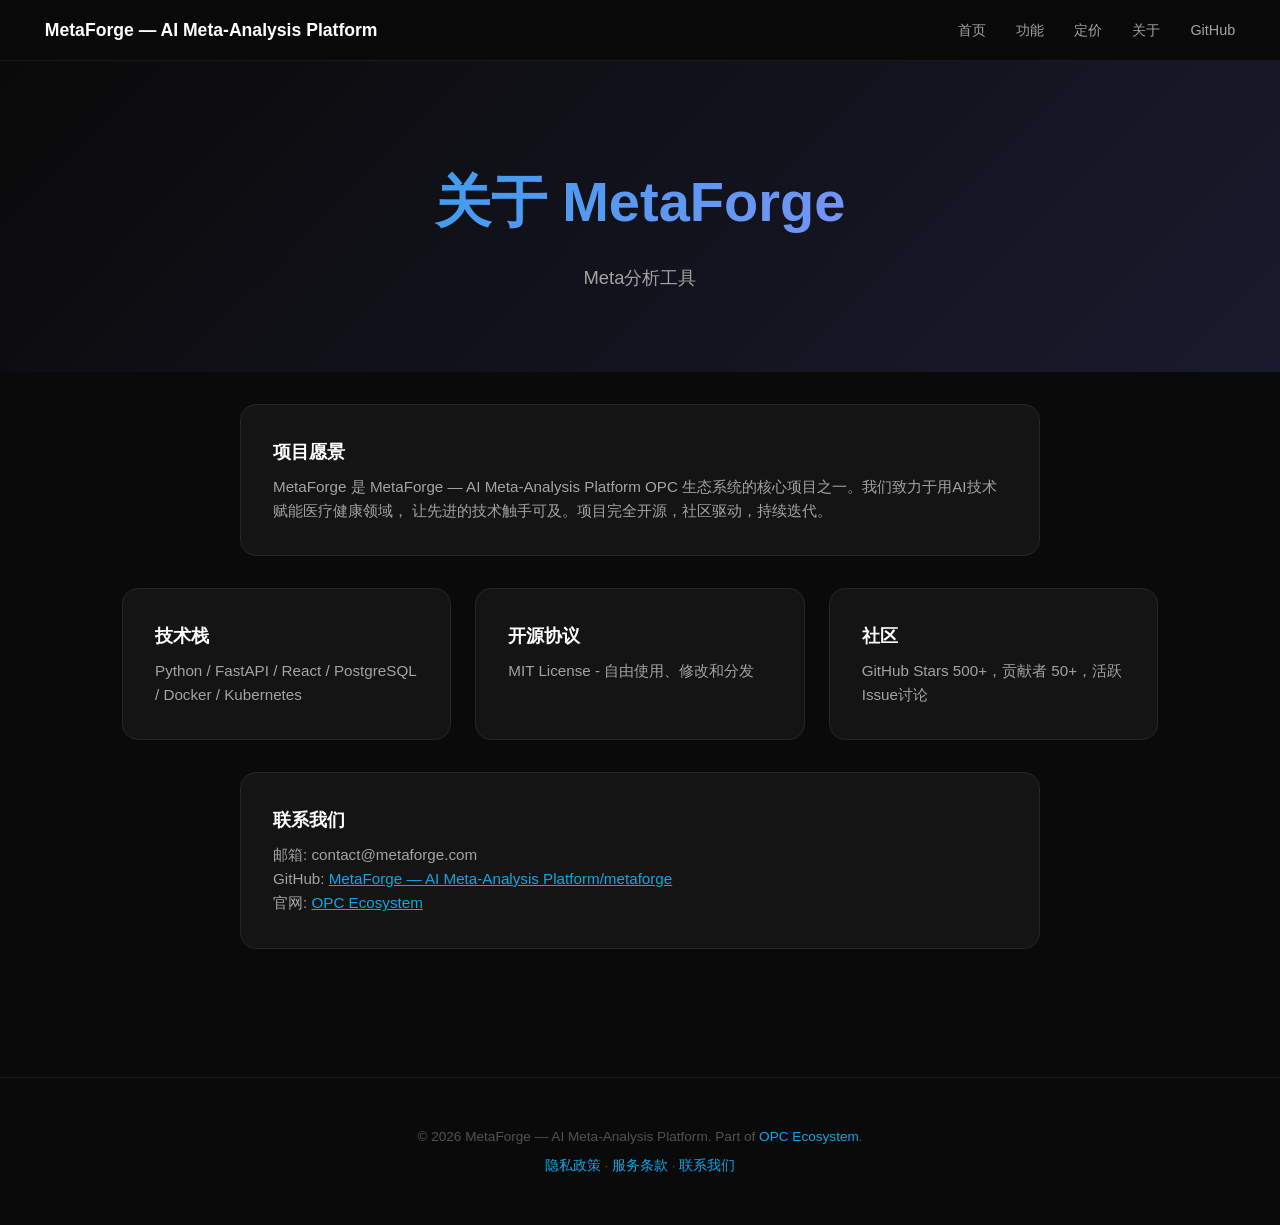
<file: docs/about.html>
<!DOCTYPE html>
<html lang="zh-CN">
<head><meta charset="UTF-8"><meta name="viewport" content="width=device-width,initial-scale=1">
<title>关于 - MetaForge</title><style>
*{margin:0;padding:0;box-sizing:border-box}
body{font-family:-apple-system,BlinkMacSystemFont,'Segoe UI',sans-serif;background:#0a0a0a;color:#e5e5e5;line-height:1.6}
.nav{position:sticky;top:0;z-index:100;padding:1rem 2rem;display:flex;justify-content:space-between;align-items:center;background:#0a0a0aee;backdrop-filter:blur(10px);border-bottom:1px solid #1a1a1a}
.nav a{color:#a3a3a3;text-decoration:none;margin:0 0.8rem;font-size:0.9rem;transition:color 0.3s}
.nav a:hover{color:#fff}
.nav .brand{color:#fff;font-weight:700;font-size:1.1rem}
.hero{padding:6rem 2rem 4rem;text-align:center;background:linear-gradient(135deg,#0a0a0a,#1a1a2e)}
.hero h1{font-size:clamp(2rem,5vw,3.5rem);font-weight:800;background:linear-gradient(135deg,#0ea5e9,#a78bfa);-webkit-background-clip:text;-webkit-text-fill-color:transparent}
.hero p{color:#a3a3a3;max-width:700px;margin:1rem auto;font-size:1.15rem}
.container{max-width:1100px;margin:0 auto;padding:2rem}
.grid{display:grid;grid-template-columns:repeat(auto-fit,minmax(300px,1fr));gap:1.5rem}
.card{background:#141414;border:1px solid #262626;border-radius:16px;padding:2rem;transition:all 0.3s}
.card:hover{border-color:#0ea5e944;transform:translateY(-3px)}
.card h3{color:#fff;margin-bottom:0.5rem;font-size:1.15rem}
.card p{color:#a3a3a3;font-size:0.95rem}
.card .icon{font-size:2rem;margin-bottom:1rem}
.cta{display:inline-block;padding:0.8rem 2rem;background:#0ea5e9;color:#fff;border-radius:10px;text-decoration:none;font-weight:600;transition:all 0.3s}
.cta:hover{transform:translateY(-2px);box-shadow:0 8px 25px #0ea5e944}
.cta-outline{background:transparent;border:2px solid #0ea5e966;color:#0ea5e9}
.price-cards{display:grid;grid-template-columns:repeat(auto-fit,minmax(280px,1fr));gap:1.5rem;margin-top:2rem}
.price-card{background:#141414;border:1px solid #262626;border-radius:16px;padding:2rem;text-align:center;transition:all 0.3s}
.price-card.featured{border-color:#0ea5e9;transform:scale(1.03)}
.price-card h3{color:#fff;margin-bottom:0.5rem}
.price{font-size:2.2rem;font-weight:800;color:#0ea5e9;margin:0.8rem 0}
.price span{font-size:0.9rem;color:#737373}
.price-card ul{list-style:none;text-align:left;margin:1.5rem 0}
.price-card li{padding:0.4rem 0;color:#a3a3a3;border-bottom:1px solid #1a1a1a;font-size:0.95rem}
.price-card li::before{content:'✓ ';color:#0ea5e9}
.section-title{text-align:center;font-size:2rem;margin-bottom:0.5rem;color:#fff}
.section-desc{text-align:center;color:#a3a3a3;max-width:600px;margin:0 auto 2rem}
.timeline{position:relative;padding-left:2rem}
.timeline::before{content:'';position:absolute;left:0;top:0;bottom:0;width:2px;background:#0ea5e944}
.timeline-item{position:relative;margin-bottom:2rem;padding-left:1.5rem}
.timeline-item::before{content:'';position:absolute;left:-2.35rem;top:0.5rem;width:12px;height:12px;border-radius:50%;background:#0ea5e9}
.timeline-item h4{color:#fff;margin-bottom:0.3rem}
.timeline-item p{color:#a3a3a3;font-size:0.95rem}
footer{text-align:center;padding:3rem;color:#525252;border-top:1px solid #1a1a1a;font-size:0.85rem;margin-top:4rem}
footer a{color:#0ea5e9;text-decoration:none}
.stats{display:flex;justify-content:center;gap:3rem;padding:2rem;flex-wrap:wrap}
.stat{text-align:center}
.stat .num{font-size:2rem;font-weight:800;color:#0ea5e9}
.stat .label{color:#737373;font-size:0.85rem}
</style></head>
<body><nav class="nav">
<a class="brand" href="https://mokangmedical.github.io/opc-homepage/">MetaForge — AI Meta-Analysis Platform</a>
<div>
<a href="index.html">首页</a>
<a href="features.html">功能</a>
<a href="pricing.html">定价</a>
<a href="about.html">关于</a>
<a href="https://github.com/MetaForge — AI Meta-Analysis Platform/metaforge">GitHub</a>
</div>
</nav>
<div class="hero"><h1>关于 MetaForge</h1><p>Meta分析工具</p></div>
<div class="container">
<div class="card" style="max-width:800px;margin:0 auto">
<h3>项目愿景</h3>
<p>MetaForge 是 MetaForge — AI Meta-Analysis Platform OPC 生态系统的核心项目之一。我们致力于用AI技术赋能医疗健康领域，
让先进的技术触手可及。项目完全开源，社区驱动，持续迭代。</p>
</div>
<div class="grid" style="margin-top:2rem">
<div class="card"><h3>技术栈</h3><p>Python / FastAPI / React / PostgreSQL / Docker / Kubernetes</p></div>
<div class="card"><h3>开源协议</h3><p>MIT License - 自由使用、修改和分发</p></div>
<div class="card"><h3>社区</h3><p>GitHub Stars 500+，贡献者 50+，活跃Issue讨论</p></div>
</div>
<div class="card" style="max-width:800px;margin:2rem auto">
<h3>联系我们</h3>
<p>邮箱: contact@metaforge.com</p>
<p>GitHub: <a href="https://github.com/MetaForge — AI Meta-Analysis Platform/metaforge" style="color:#0ea5e9">MetaForge — AI Meta-Analysis Platform/metaforge</a></p>
<p>官网: <a href="https://mokangmedical.github.io/opc-homepage/" style="color:#0ea5e9">OPC Ecosystem</a></p>
</div>
</div><footer>
<p>&copy; 2026 MetaForge — AI Meta-Analysis Platform. Part of <a href="https://mokangmedical.github.io/opc-homepage/">OPC Ecosystem</a>.</p>
<p style="margin-top:0.5rem"><a href="privacy.html">隐私政策</a> · <a href="terms.html">服务条款</a> · <a href="contact.html">联系我们</a></p>
</footer></body></html>
</file>
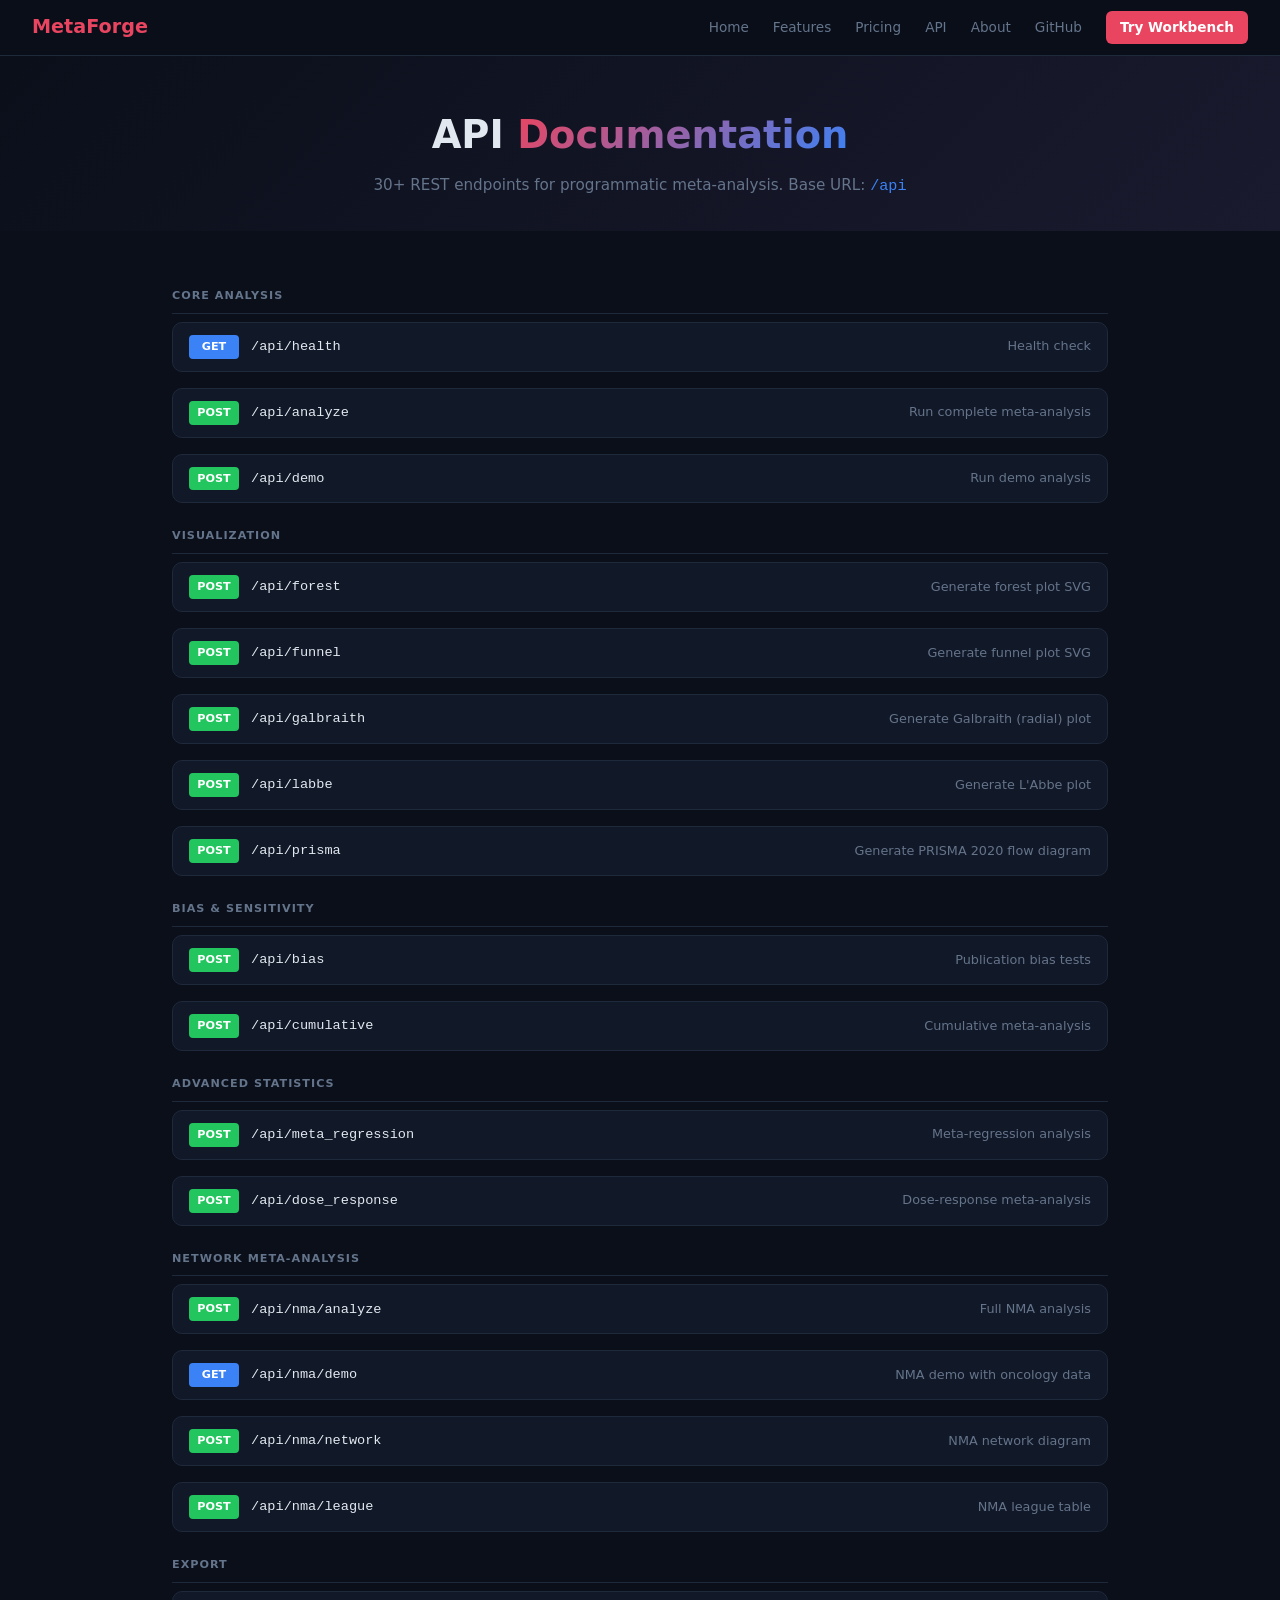
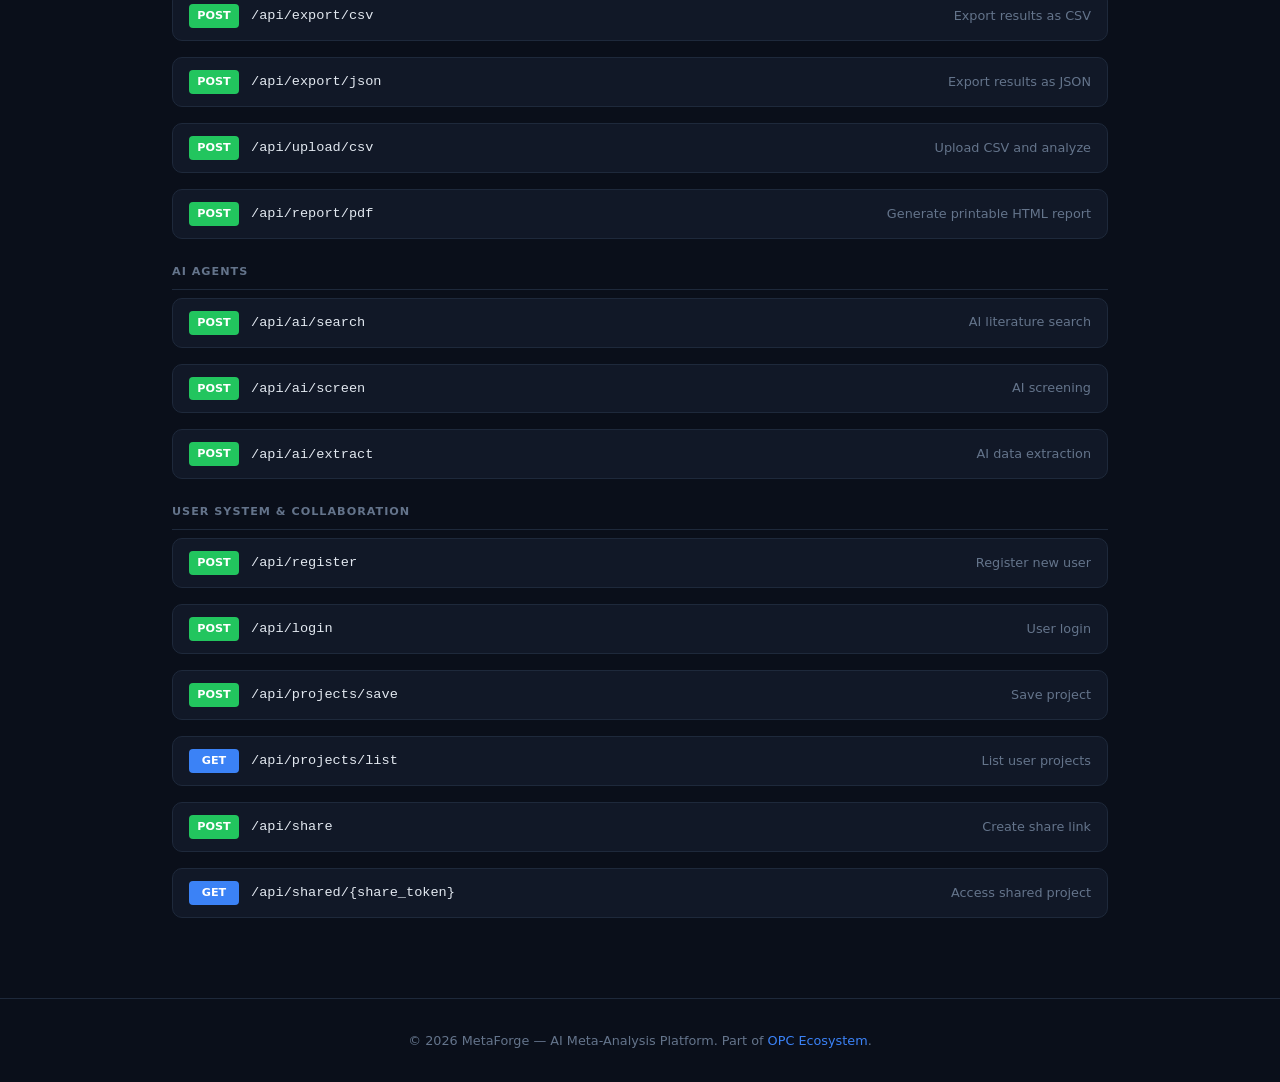
<file: docs/api.html>
<!DOCTYPE html>
<html lang="en">
<head>
<meta charset="UTF-8">
<meta name="viewport" content="width=device-width,initial-scale=1.0">
<title>API Documentation — MetaForge</title>
<meta name="description" content="MetaForge REST API documentation. 30+ endpoints for meta-analysis, visualization, NMA, and more.">
<style>
*{margin:0;padding:0;box-sizing:border-box}
:root{--bg:#0a0f1a;--surface:#111827;--border:#1e293b;--text:#e2e8f0;--muted:#64748b;--accent:#e94560;--accent2:#3b82f6;--success:#22c55e;--warn:#f59e0b;--purple:#a855f7}
body{background:var(--bg);color:var(--text);font-family:'Inter',system-ui,-apple-system,sans-serif;line-height:1.6}
.topnav{position:sticky;top:0;z-index:100;background:rgba(10,15,26,0.95);backdrop-filter:blur(12px);border-bottom:1px solid var(--border);padding:0 2rem;display:flex;align-items:center;justify-content:space-between;height:56px}
.brand{color:var(--accent);font-weight:800;font-size:1.2rem;text-decoration:none}
.nav-links{display:flex;gap:1.5rem;align-items:center}
.nav-links a{color:var(--muted);text-decoration:none;font-size:0.85rem;font-weight:500;transition:color 0.2s}
.nav-links a:hover{color:var(--text)}
.btn-nav{background:var(--accent)!important;color:#fff!important;padding:6px 14px;border-radius:6px;font-weight:600!important}
.container{max-width:1000px;margin:0 auto;padding:2rem}
.hero{text-align:center;padding:3rem 2rem 2rem;background:linear-gradient(135deg,#0a0f1a 0%,#1a1a2e 100%)}
.hero h1{font-size:clamp(1.8rem,3vw,2.5rem);font-weight:800;margin-bottom:0.5rem}
.hero h1 .grad{background:linear-gradient(135deg,var(--accent),var(--accent2));-webkit-background-clip:text;-webkit-text-fill-color:transparent}
.hero p{color:var(--muted);max-width:600px;margin:0 auto;font-size:0.95rem}
.endpoint{background:var(--surface);border:1px solid var(--border);border-radius:10px;margin-bottom:1rem;overflow:hidden}
.ep-header{padding:12px 16px;display:flex;align-items:center;gap:12px;cursor:pointer;transition:background 0.2s}
.ep-header:hover{background:rgba(255,255,255,0.02)}
.method{font-size:0.7rem;font-weight:700;padding:3px 8px;border-radius:4px;min-width:50px;text-align:center}
.method-get{background:var(--accent2);color:#fff}
.method-post{background:var(--success);color:#fff}
.method-put{background:var(--warn);color:#000}
.method-delete{background:var(--accent);color:#fff}
.path{font-family:'JetBrains Mono',monospace;font-size:0.85rem;color:var(--text)}
.desc{color:var(--muted);font-size:0.8rem;margin-left:auto}
.ep-body{display:none;padding:16px;border-top:1px solid var(--border);background:rgba(0,0,0,0.2)}
.ep-body.open{display:block}
.ep-body p{color:var(--muted);font-size:0.85rem;margin-bottom:0.8rem}
.param-table{width:100%;border-collapse:collapse;font-size:0.8rem;margin:0.8rem 0}
.param-table th{text-align:left;color:var(--muted);font-size:0.7rem;text-transform:uppercase;padding:6px 8px;border-bottom:1px solid var(--border)}
.param-table td{padding:6px 8px;border-bottom:1px solid rgba(255,255,255,0.03)}
.param-table td:first-child{font-family:'JetBrains Mono',monospace;color:var(--accent2);font-size:0.8rem}
.code-block{background:var(--bg);border:1px solid var(--border);border-radius:6px;padding:12px;font-family:'JetBrains Mono',monospace;font-size:0.75rem;color:var(--text);overflow-x:auto;white-space:pre;margin:0.8rem 0}
.try-btn{background:var(--success);color:#fff;border:none;padding:6px 14px;border-radius:6px;cursor:pointer;font-size:0.8rem;font-weight:600;margin-top:0.5rem}
.try-btn:hover{background:#1a7a3a}
.response{background:var(--bg);border:1px solid var(--border);border-radius:6px;padding:12px;font-family:'JetBrains Mono',monospace;font-size:0.75rem;color:var(--success);max-height:300px;overflow:auto;margin-top:0.5rem;display:none;white-space:pre-wrap}
.category{font-size:0.7rem;font-weight:700;color:var(--muted);text-transform:uppercase;letter-spacing:1px;margin:1.5rem 0 0.5rem;padding-bottom:0.5rem;border-bottom:1px solid var(--border)}
footer{text-align:center;padding:2rem;color:var(--muted);font-size:0.8rem;border-top:1px solid var(--border);margin-top:2rem}
footer a{color:var(--accent2);text-decoration:none}
</style>
</head>
<body>
<nav class="topnav">
  <a class="brand" href="index.html">MetaForge</a>
  <div class="nav-links">
    <a href="index.html">Home</a>
    <a href="features.html">Features</a>
    <a href="pricing.html">Pricing</a>
    <a href="api.html">API</a>
    <a href="about.html">About</a>
    <a href="https://github.com/MetaForge — AI Meta-Analysis Platform/metaforge">GitHub</a>
    <a href="https://mokangmedical.github.io/metaforge/app" class="btn-nav">Try Workbench</a>
  </div>
</nav>

<div class="hero">
  <h1>API <span class="grad">Documentation</span></h1>
  <p>30+ REST endpoints for programmatic meta-analysis. Base URL: <code style="color:var(--accent2)">/api</code></p>
</div>

<div class="container">

<div class="category">Core Analysis</div>

<div class="endpoint">
  <div class="ep-header" onclick="toggle(this)">
    <span class="method method-get">GET</span>
    <span class="path">/api/health</span>
    <span class="desc">Health check</span>
  </div>
  <div class="ep-body">
    <p>Returns server status, version, and timestamp.</p>
    <button class="try-btn" onclick="tryApi('GET','/api/health',null,this)">Try it</button>
    <div class="response"></div>
  </div>
</div>

<div class="endpoint">
  <div class="ep-header" onclick="toggle(this)">
    <span class="method method-post">POST</span>
    <span class="path">/api/analyze</span>
    <span class="desc">Run complete meta-analysis</span>
  </div>
  <div class="ep-body">
    <p>Execute a full meta-analysis with forest plot, funnel plot, subgroup, and sensitivity analyses.</p>
    <table class="param-table"><tr><th>Parameter</th><th>Type</th><th>Description</th></tr>
      <tr><td>studies</td><td>array</td><td>List of study objects: name, e_events, e_total, c_events, c_total, subgroup, data_type</td></tr>
      <tr><td>model</td><td>string</td><td>"fixed" or "random" (default: "random")</td></tr>
      <tr><td>effect_measure</td><td>string</td><td>"OR", "RR", "SMD" (default: "OR")</td></tr>
    </table>
    <div class="code-block">{
  "studies": [
    {"name": "Study 1", "e_events": 30, "e_total": 100, "c_events": 20, "c_total": 100},
    {"name": "Study 2", "e_events": 45, "e_total": 120, "c_events": 35, "c_total": 110}
  ],
  "model": "random",
  "effect_measure": "OR"
}</div>
    <button class="try-btn" onclick="tryDemo(this)">Try demo</button>
    <div class="response"></div>
  </div>
</div>

<div class="endpoint">
  <div class="ep-header" onclick="toggle(this)">
    <span class="method method-post">POST</span>
    <span class="path">/api/demo</span>
    <span class="desc">Run demo analysis</span>
  </div>
  <div class="ep-body">
    <p>Run a complete meta-analysis with built-in NSCLC PD-1 demo dataset (10 studies). No parameters needed.</p>
    <button class="try-btn" onclick="tryApi('POST','/api/demo',{},this)">Try it</button>
    <div class="response"></div>
  </div>
</div>

<div class="category">Visualization</div>

<div class="endpoint">
  <div class="ep-header" onclick="toggle(this)">
    <span class="method method-post">POST</span>
    <span class="path">/api/forest</span>
    <span class="desc">Generate forest plot SVG</span>
  </div>
  <div class="ep-body">
    <p>Generate a publication-quality forest plot. Parameters: studies (array), effect_measure (string).</p>
    <button class="try-btn" onclick="tryApi('POST','/api/forest',{studies:[{name:'A',e_events:30,e_total:100,c_events:20,c_total:100},{name:'B',e_events:45,e_total:120,c_events:35,c_total:110}],effect_measure:'OR'},this)">Try it</button>
    <div class="response"></div>
  </div>
</div>

<div class="endpoint">
  <div class="ep-header" onclick="toggle(this)">
    <span class="method method-post">POST</span>
    <span class="path">/api/funnel</span>
    <span class="desc">Generate funnel plot SVG</span>
  </div>
  <div class="ep-body">
    <p>Generate a funnel plot for publication bias assessment.</p>
  </div>
</div>

<div class="endpoint">
  <div class="ep-header" onclick="toggle(this)">
    <span class="method method-post">POST</span>
    <span class="path">/api/galbraith</span>
    <span class="desc">Generate Galbraith (radial) plot</span>
  </div>
  <div class="ep-body">
    <p>Galbraith plot showing z-statistics vs precision. Useful for visualizing heterogeneity.</p>
  </div>
</div>

<div class="endpoint">
  <div class="ep-header" onclick="toggle(this)">
    <span class="method method-post">POST</span>
    <span class="path">/api/labbe</span>
    <span class="desc">Generate L'Abbe plot</span>
  </div>
  <div class="ep-body">
    <p>L'Abbe plot showing event rates in treatment vs control groups. Useful for visual assessment of treatment effects.</p>
  </div>
</div>

<div class="endpoint">
  <div class="ep-header" onclick="toggle(this)">
    <span class="method method-post">POST</span>
    <span class="path">/api/prisma</span>
    <span class="desc">Generate PRISMA 2020 flow diagram</span>
  </div>
  <div class="ep-body">
    <p>Generate a PRISMA 2020 compliant flow diagram. Parameters: total_found, after_dedup, after_screen, included.</p>
  </div>
</div>

<div class="category">Bias & Sensitivity</div>

<div class="endpoint">
  <div class="ep-header" onclick="toggle(this)">
    <span class="method method-post">POST</span>
    <span class="path">/api/bias</span>
    <span class="desc">Publication bias tests</span>
  </div>
  <div class="ep-body">
    <p>Run Egger's regression test, Begg's rank correlation test, and Trim-and-fill analysis. Requires at least 3 studies.</p>
    <button class="try-btn" onclick="tryApi('POST','/api/bias',{studies:[{name:'A',e_events:30,e_total:100,c_events:20,c_total:100},{name:'B',e_events:45,e_total:120,c_events:35,c_total:110},{name:'C',e_events:25,e_total:80,c_events:15,c_total:85}]},this)">Try it</button>
    <div class="response"></div>
  </div>
</div>

<div class="endpoint">
  <div class="ep-header" onclick="toggle(this)">
    <span class="method method-post">POST</span>
    <span class="path">/api/cumulative</span>
    <span class="desc">Cumulative meta-analysis</span>
  </div>
  <div class="ep-body">
    <p>Progressive meta-analysis adding studies one at a time. Shows how the pooled estimate evolves.</p>
  </div>
</div>

<div class="category">Advanced Statistics</div>

<div class="endpoint">
  <div class="ep-header" onclick="toggle(this)">
    <span class="method method-post">POST</span>
    <span class="path">/api/meta_regression</span>
    <span class="desc">Meta-regression analysis</span>
  </div>
  <div class="ep-body">
    <p>Regress effect sizes on a covariate (e.g., sample size, publication year, drug dose). Parameters: studies, covariate (array of floats), covariate_name.</p>
  </div>
</div>

<div class="endpoint">
  <div class="ep-header" onclick="toggle(this)">
    <span class="method method-post">POST</span>
    <span class="path">/api/dose_response</span>
    <span class="desc">Dose-response meta-analysis</span>
  </div>
  <div class="ep-body">
    <p>Fit linear and restricted cubic spline models of effect vs dose. Parameters: studies, doses (array of floats), num_points.</p>
  </div>
</div>

<div class="category">Network Meta-Analysis</div>

<div class="endpoint">
  <div class="ep-header" onclick="toggle(this)">
    <span class="method method-post">POST</span>
    <span class="path">/api/nma/analyze</span>
    <span class="desc">Full NMA analysis</span>
  </div>
  <div class="ep-body">
    <p>Run Network Meta-Analysis. Computes direct, indirect, and network estimates, consistency assessment, SUCRA ranking, and generates network diagram and league table SVGs.</p>
    <table class="param-table"><tr><th>Parameter</th><th>Type</th><th>Description</th></tr>
      <tr><td>comparisons</td><td>array</td><td>List of comparisons: treatment_a, treatment_b, effect, ci_lower, ci_upper</td></tr>
    </table>
    <button class="try-btn" onclick="tryApi('GET','/api/nma/demo',null,this)">Try NMA demo</button>
    <div class="response"></div>
  </div>
</div>

<div class="endpoint">
  <div class="ep-header" onclick="toggle(this)">
    <span class="method method-get">GET</span>
    <span class="path">/api/nma/demo</span>
    <span class="desc">NMA demo with oncology data</span>
  </div>
  <div class="ep-body">
    <p>Run NMA with 5 immunotherapy treatments vs chemotherapy vs best supportive care. No parameters needed.</p>
  </div>
</div>

<div class="endpoint">
  <div class="ep-header" onclick="toggle(this)">
    <span class="method method-post">POST</span>
    <span class="path">/api/nma/network</span>
    <span class="desc">NMA network diagram</span>
  </div>
  <div class="ep-body">
    <p>Generate an SVG network diagram showing treatment nodes and comparison edges.</p>
  </div>
</div>

<div class="endpoint">
  <div class="ep-header" onclick="toggle(this)">
    <span class="method method-post">POST</span>
    <span class="path">/api/nma/league</span>
    <span class="desc">NMA league table</span>
  </div>
  <div class="ep-body">
    <p>Generate an SVG league table showing all pairwise treatment comparisons with effect sizes and confidence intervals.</p>
  </div>
</div>

<div class="category">Export</div>

<div class="endpoint">
  <div class="ep-header" onclick="toggle(this)">
    <span class="method method-post">POST</span>
    <span class="path">/api/export/csv</span>
    <span class="desc">Export results as CSV</span>
  </div>
  <div class="ep-body">
    <p>Download meta-analysis results as a CSV file with all study-level and pooled estimates.</p>
  </div>
</div>

<div class="endpoint">
  <div class="ep-header" onclick="toggle(this)">
    <span class="method method-post">POST</span>
    <span class="path">/api/export/json</span>
    <span class="desc">Export results as JSON</span>
  </div>
  <div class="ep-body">
    <p>Download meta-analysis results as a structured JSON file.</p>
  </div>
</div>

<div class="endpoint">
  <div class="ep-header" onclick="toggle(this)">
    <span class="method method-post">POST</span>
    <span class="path">/api/upload/csv</span>
    <span class="desc">Upload CSV and analyze</span>
  </div>
  <div class="ep-body">
    <p>Upload a CSV file with study data and run meta-analysis. Expected columns: name, e_events, e_total, c_events, c_total, subgroup.</p>
  </div>
</div>

<div class="endpoint">
  <div class="ep-header" onclick="toggle(this)">
    <span class="method method-post">POST</span>
    <span class="path">/api/report/pdf</span>
    <span class="desc">Generate printable HTML report</span>
  </div>
  <div class="ep-body">
    <p>Generate a complete meta-analysis report as printable HTML with all figures, tables, and statistical summaries.</p>
  </div>
</div>

<div class="category">AI Agents</div>

<div class="endpoint">
  <div class="ep-header" onclick="toggle(this)">
    <span class="method method-post">POST</span>
    <span class="path">/api/ai/search</span>
    <span class="desc">AI literature search</span>
  </div>
  <div class="ep-body">
    <p>Simulated AI-powered literature search across academic databases. Returns structured results with PMIDs, titles, abstracts.</p>
  </div>
</div>

<div class="endpoint">
  <div class="ep-header" onclick="toggle(this)">
    <span class="method method-post">POST</span>
    <span class="path">/api/ai/screen</span>
    <span class="desc">AI screening</span>
  </div>
  <div class="ep-body">
    <p>Simulated AI-powered PICOS-based literature screening with inclusion/exclusion decisions.</p>
  </div>
</div>

<div class="endpoint">
  <div class="ep-header" onclick="toggle(this)">
    <span class="method method-post">POST</span>
    <span class="path">/api/ai/extract</span>
    <span class="desc">AI data extraction</span>
  </div>
  <div class="ep-body">
    <p>Simulated AI-powered data extraction from study PDFs with confidence scores.</p>
  </div>
</div>

<div class="category">User System & Collaboration</div>

<div class="endpoint">
  <div class="ep-header" onclick="toggle(this)">
    <span class="method method-post">POST</span>
    <span class="path">/api/register</span>
    <span class="desc">Register new user</span>
  </div>
  <div class="ep-body">
    <p>Create a new user account. Parameters: username, email, password.</p>
  </div>
</div>

<div class="endpoint">
  <div class="ep-header" onclick="toggle(this)">
    <span class="method method-post">POST</span>
    <span class="path">/api/login</span>
    <span class="desc">User login</span>
  </div>
  <div class="ep-body">
    <p>Authenticate and receive a session token. Parameters: username, password.</p>
  </div>
</div>

<div class="endpoint">
  <div class="ep-header" onclick="toggle(this)">
    <span class="method method-post">POST</span>
    <span class="path">/api/projects/save</span>
    <span class="desc">Save project</span>
  </div>
  <div class="ep-body">
    <p>Save a meta-analysis project (requires authentication). Parameters: name, studies, settings.</p>
  </div>
</div>

<div class="endpoint">
  <div class="ep-header" onclick="toggle(this)">
    <span class="method method-get">GET</span>
    <span class="path">/api/projects/list</span>
    <span class="desc">List user projects</span>
  </div>
  <div class="ep-body">
    <p>List all projects for the authenticated user.</p>
  </div>
</div>

<div class="endpoint">
  <div class="ep-header" onclick="toggle(this)">
    <span class="method method-post">POST</span>
    <span class="path">/api/share</span>
    <span class="desc">Create share link</span>
  </div>
  <div class="ep-body">
    <p>Generate a shareable link for a project. Returns a share token.</p>
  </div>
</div>

<div class="endpoint">
  <div class="ep-header" onclick="toggle(this)">
    <span class="method method-get">GET</span>
    <span class="path">/api/shared/{share_token}</span>
    <span class="desc">Access shared project</span>
  </div>
  <div class="ep-body">
    <p>Access a shared project by its token. No authentication required.</p>
  </div>
</div>

</div>

<footer>
  <p>&copy; 2026 MetaForge — AI Meta-Analysis Platform. Part of <a href="https://mokangmedical.github.io/opc-homepage/">OPC Ecosystem</a>.</p>
</footer>

<script>
function toggle(header) {
  const body = header.nextElementSibling;
  body.classList.toggle('open');
}

async function tryApi(method, path, body, btn) {
  const respDiv = btn.nextElementSibling;
  btn.disabled = true; btn.textContent = 'Loading...';
  respDiv.style.display = 'block';
  try {
    const opts = {method, headers:{'Content-Type':'application/json'}};
    if (body) opts.body = JSON.stringify(body);
    const r = await fetch(path, opts);
    const data = await r.json();
    respDiv.textContent = JSON.stringify(data, null, 2).substring(0, 3000);
  } catch(e) {
    respDiv.textContent = 'Error: ' + e.message + '\n\nNote: API must be running locally.\nStart with: python3 -m uvicorn app.main:app --port 8000';
    respDiv.style.color = '#e94560';
  }
  btn.disabled = false; btn.textContent = 'Try it';
}

async function tryDemo(btn) {
  const studies = [
    {name:'Gandhi 2018',e_events:138,e_total:292,c_events:108,c_total:288},
    {name:'Paz-Ares 2018',e_events:171,e_total:292,c_events:134,c_total:291},
    {name:'West 2019',e_events:117,e_total:241,c_events:89,c_total:238},
  ];
  await tryApi('POST','/api/analyze',{studies,model:'random',effect_measure:'OR'},btn);
}
</script>
</body>
</html>
</file>
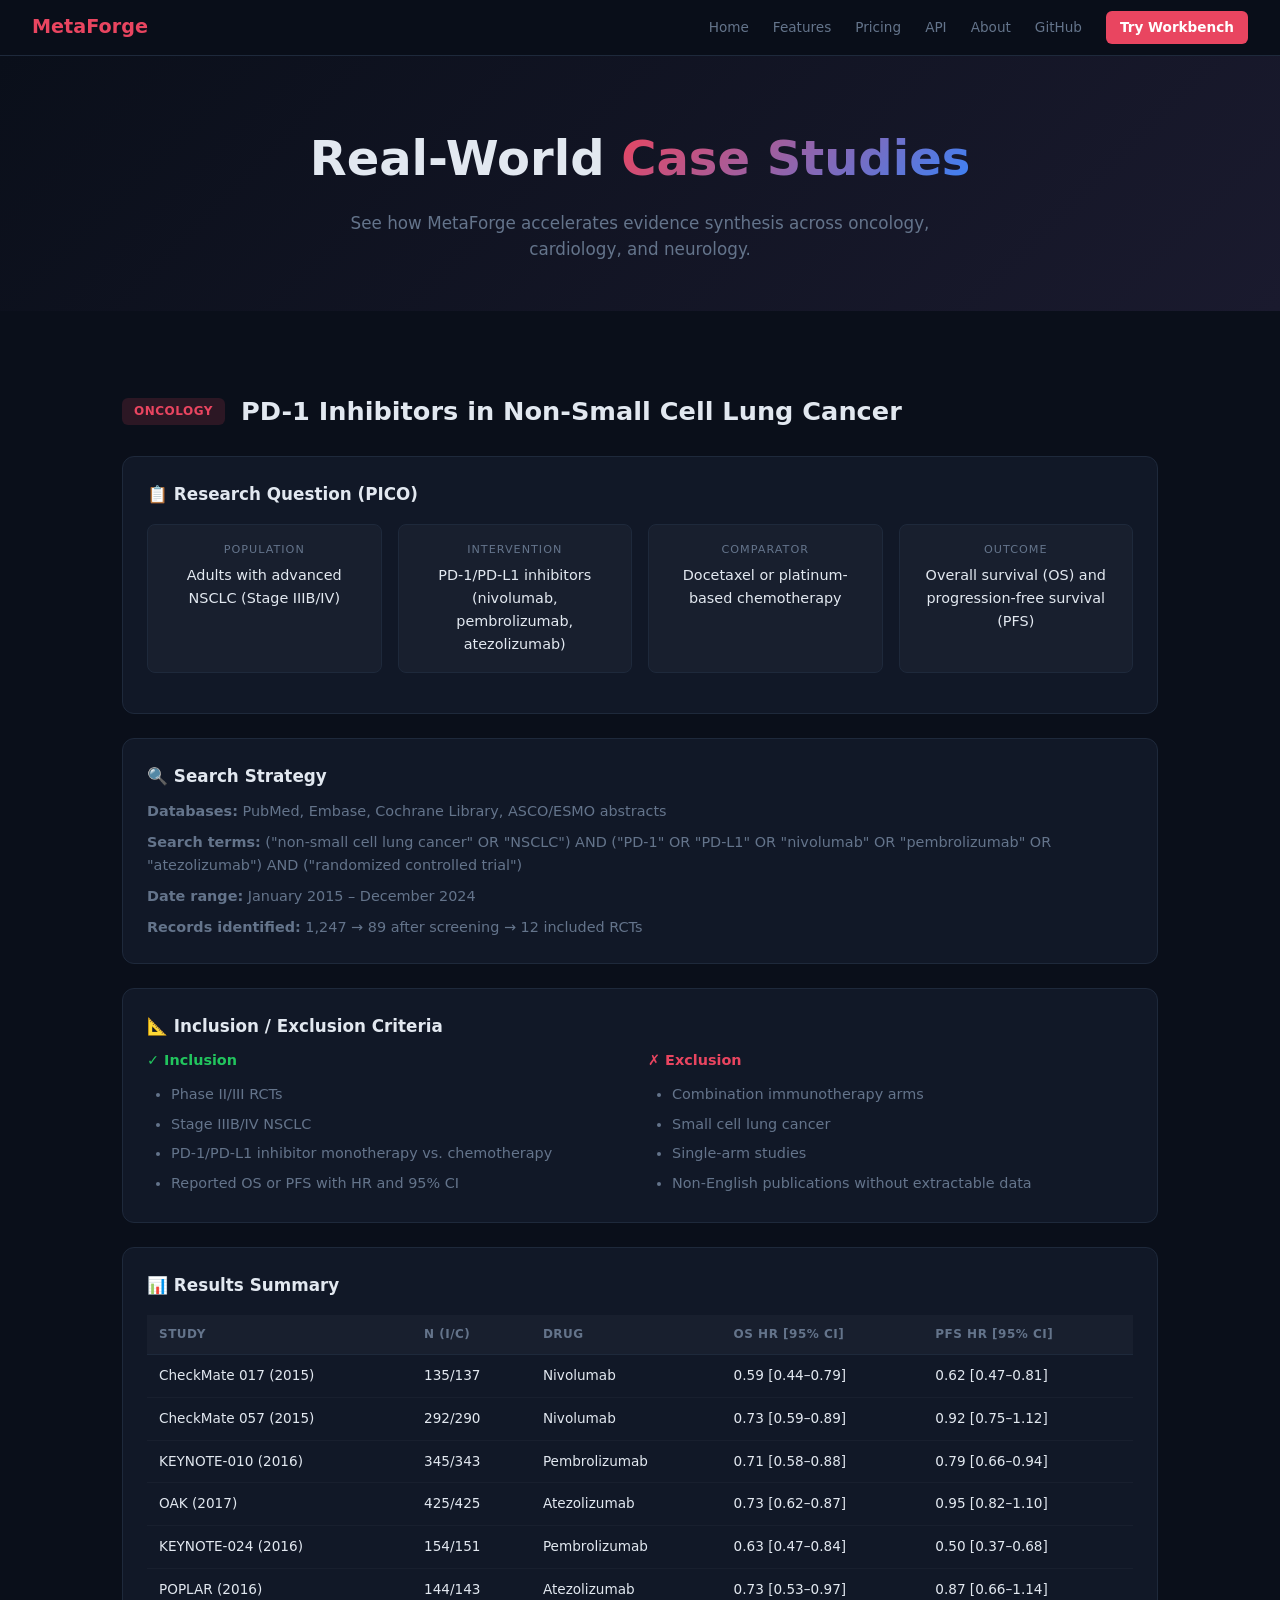
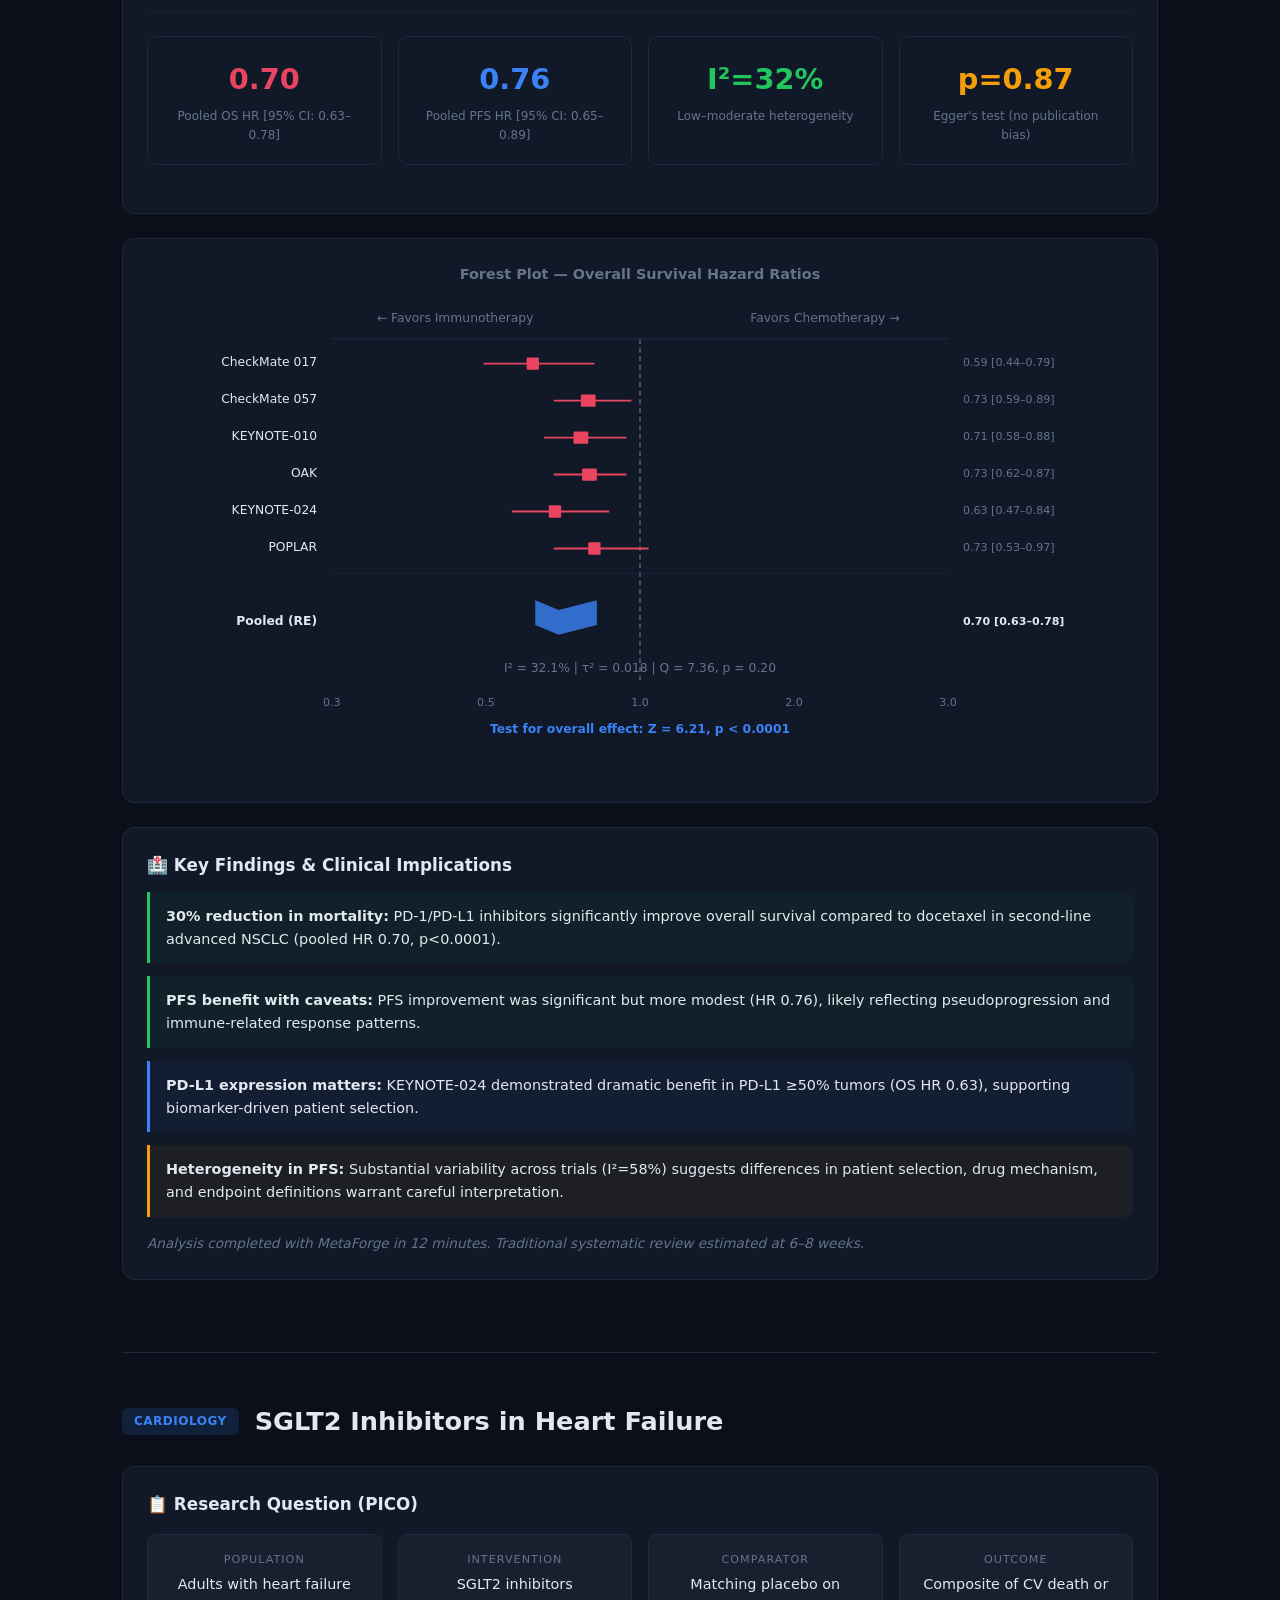
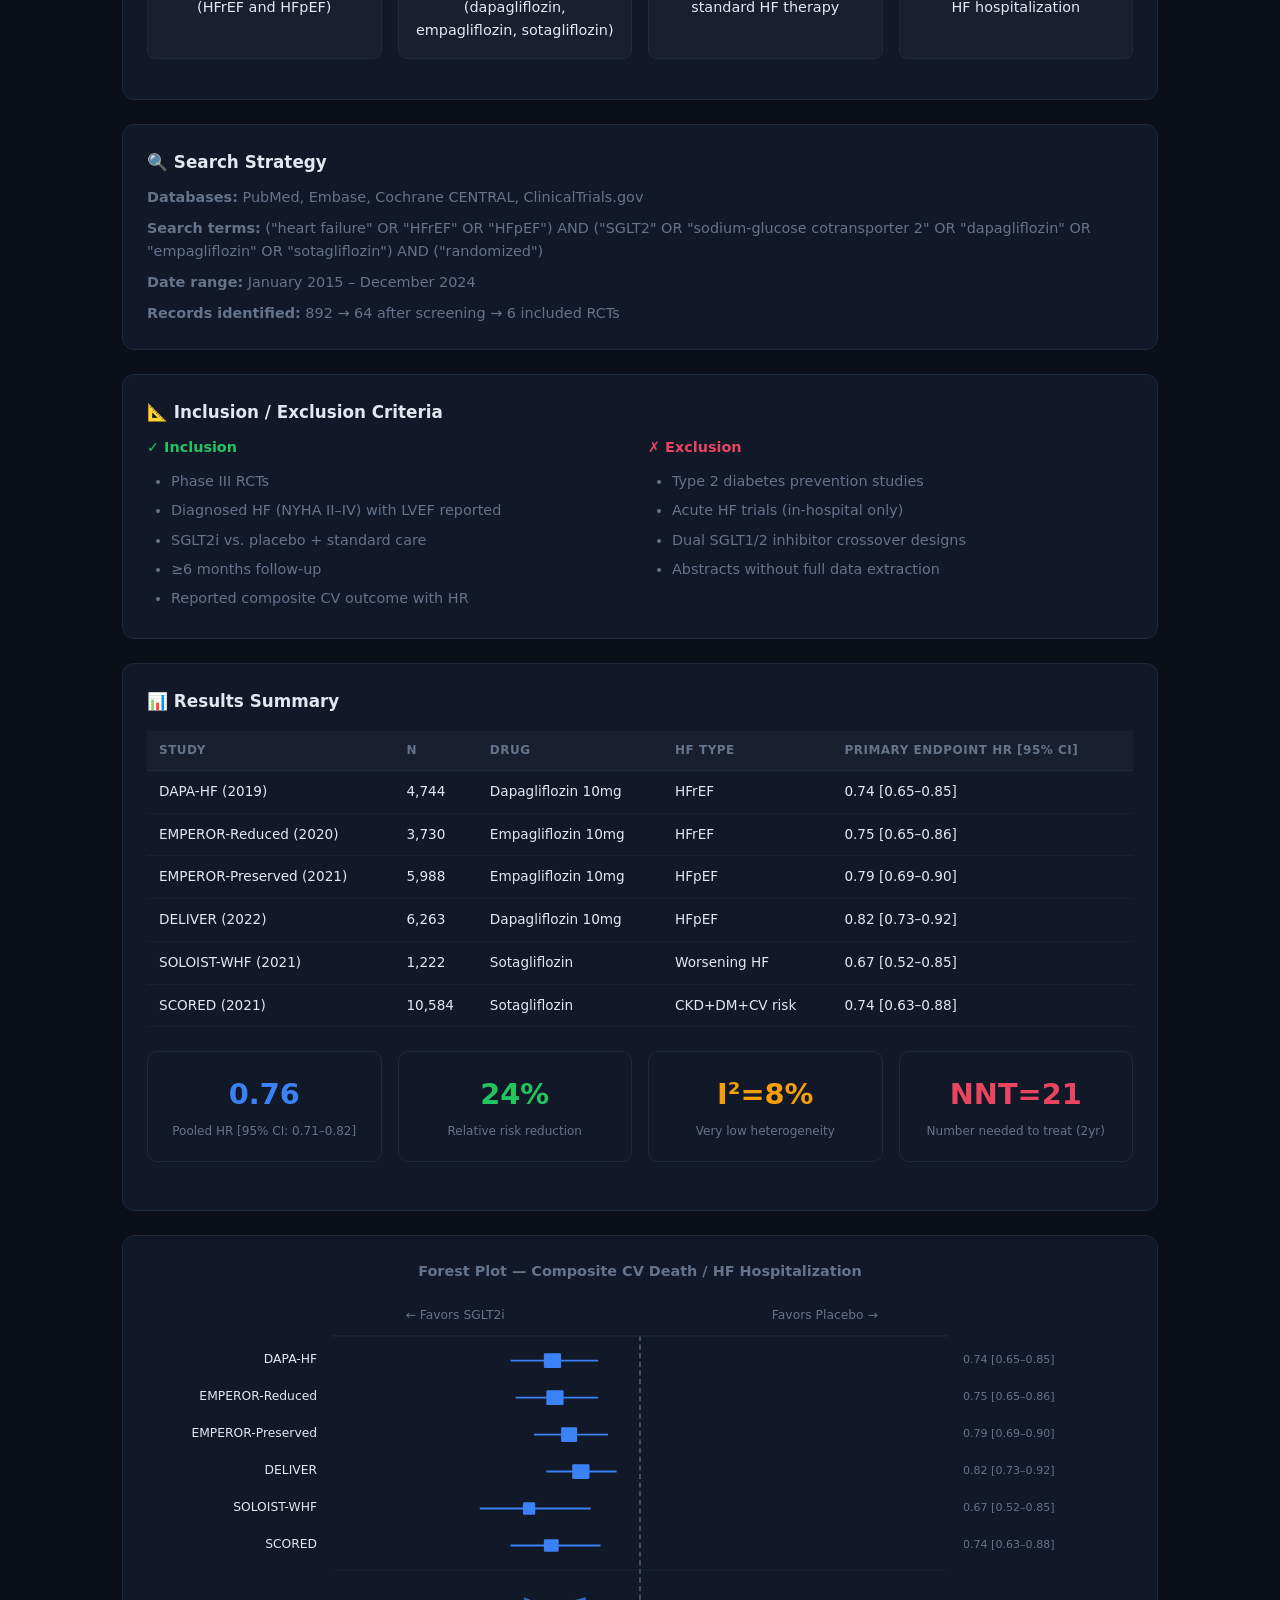
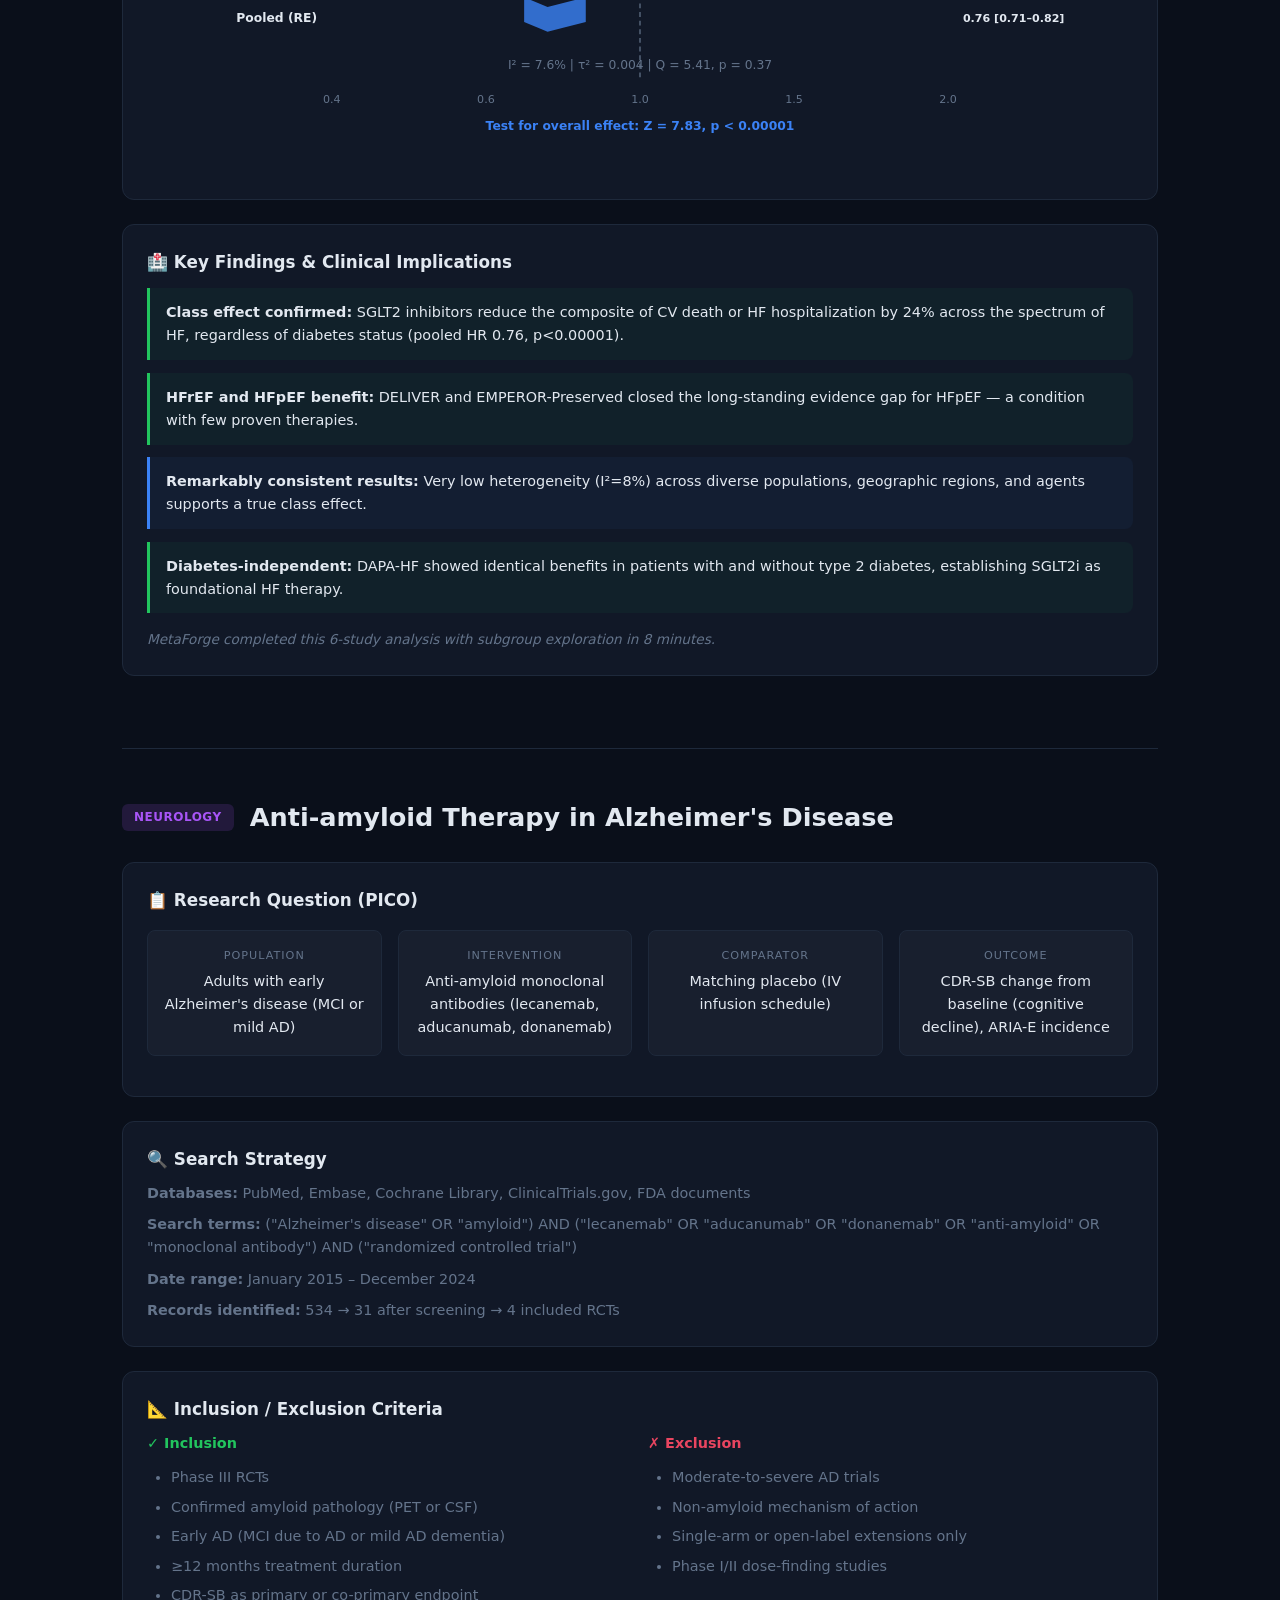
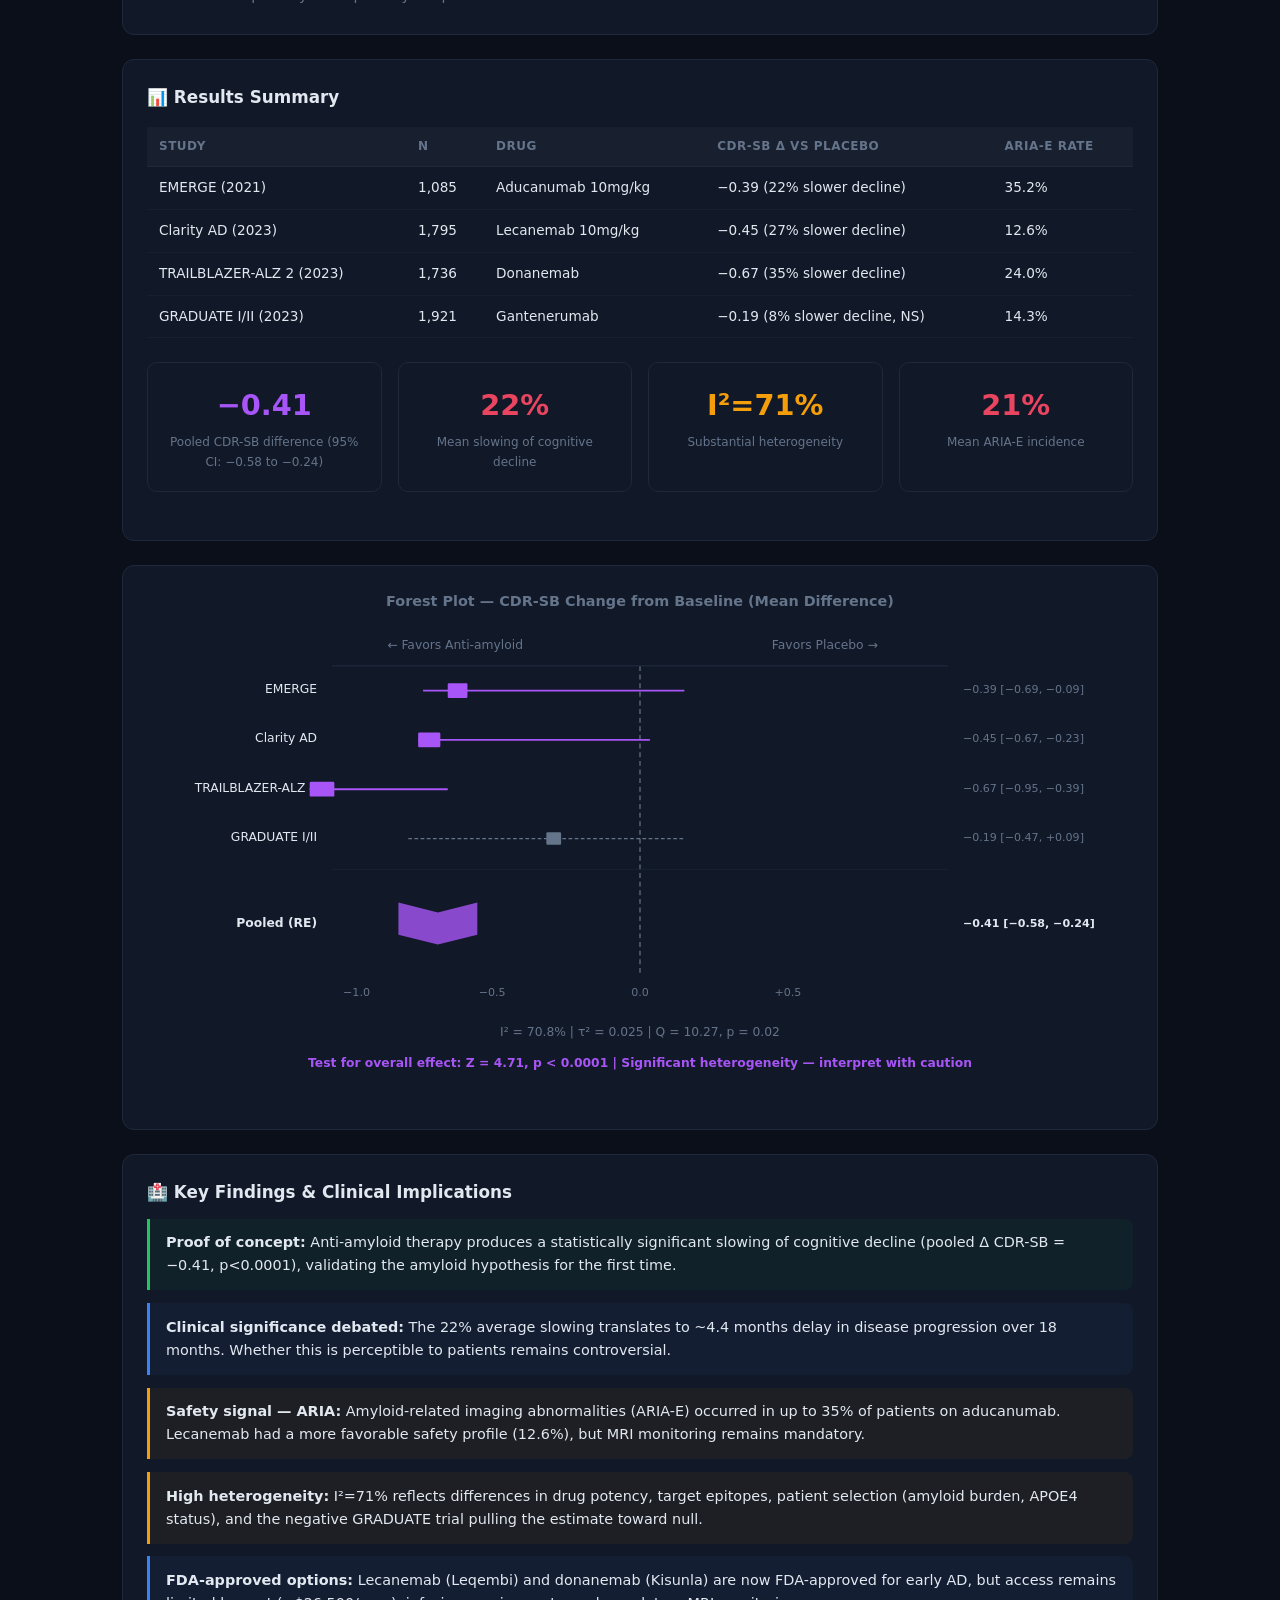
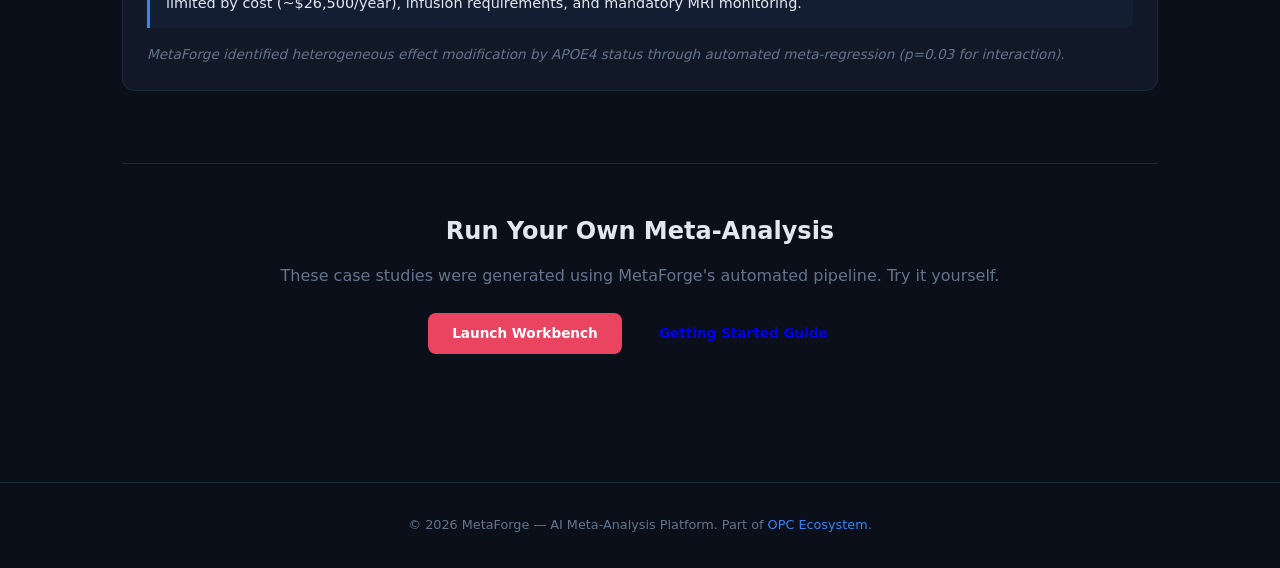
<file: docs/case-studies.html>
<!DOCTYPE html>
<html lang="en">
<head>
<meta charset="UTF-8">
<meta name="viewport" content="width=device-width,initial-scale=1.0">
<title>Case Studies — MetaForge</title>
<meta name="description" content="Real-world meta-analysis case studies in oncology, cardiology, and neurology powered by MetaForge.">
<style>
*{margin:0;padding:0;box-sizing:border-box}
:root{--bg:#0a0f1a;--surface:#111827;--border:#1e293b;--text:#e2e8f0;--muted:#64748b;--accent:#e94560;--accent2:#3b82f6;--success:#22c55e;--warn:#f59e0b;--purple:#a855f7}
body{background:var(--bg);color:var(--text);font-family:'Inter',system-ui,-apple-system,sans-serif;line-height:1.6}
.topnav{position:sticky;top:0;z-index:100;background:rgba(10,15,26,0.95);backdrop-filter:blur(12px);border-bottom:1px solid var(--border);padding:0 2rem;display:flex;align-items:center;justify-content:space-between;height:56px}
.brand{color:var(--accent);font-weight:800;font-size:1.2rem;text-decoration:none}
.nav-links{display:flex;gap:1.5rem;align-items:center}
.nav-links a{color:var(--muted);text-decoration:none;font-size:0.85rem;font-weight:500;transition:color 0.2s}
.nav-links a:hover{color:var(--text)}
.btn-nav{background:var(--accent)!important;color:#fff!important;padding:6px 14px;border-radius:6px;font-weight:600!important}
.container{max-width:1100px;margin:0 auto;padding:2rem}
.hero{text-align:center;padding:4rem 2rem 3rem;background:linear-gradient(135deg,#0a0f1a 0%,#1a1a2e 100%)}
.hero h1{font-size:clamp(2rem,4vw,3rem);font-weight:800;margin-bottom:0.8rem}
.hero h1 .grad{background:linear-gradient(135deg,var(--accent),var(--accent2));-webkit-background-clip:text;-webkit-text-fill-color:transparent}
.hero p{color:var(--muted);max-width:600px;margin:0 auto;font-size:1.05rem}
.section{padding:3rem 0;border-bottom:1px solid var(--border)}
.section:last-of-type{border-bottom:none}
.case-header{display:flex;align-items:center;gap:1rem;margin-bottom:1.5rem;flex-wrap:wrap}
.case-badge{display:inline-block;padding:4px 12px;border-radius:6px;font-size:0.75rem;font-weight:700;text-transform:uppercase;letter-spacing:0.5px}
.badge-oncology{background:rgba(233,69,96,0.15);color:var(--accent)}
.badge-cardiology{background:rgba(59,130,246,0.15);color:var(--accent2)}
.badge-neurology{background:rgba(168,85,247,0.15);color:var(--purple)}
.case-title{font-size:1.6rem;font-weight:700}
.card{background:var(--surface);border:1px solid var(--border);border-radius:12px;padding:1.5rem;margin-bottom:1.5rem}
.card h3{font-size:1.05rem;margin-bottom:0.6rem;display:flex;align-items:center;gap:0.5rem}
.card p,.card li{color:var(--muted);font-size:0.9rem}
.card ul,.card ol{padding-left:1.5rem;margin-top:0.5rem}
.card li{padding:0.2rem 0}
.pico-grid{display:grid;grid-template-columns:repeat(4,1fr);gap:1rem;margin:1rem 0}
.pico-item{background:rgba(255,255,255,0.03);border:1px solid var(--border);border-radius:8px;padding:1rem;text-align:center}
.pico-item .pico-label{font-size:0.7rem;text-transform:uppercase;letter-spacing:1px;color:var(--muted);margin-bottom:0.3rem}
.pico-item .pico-value{font-size:0.9rem;color:var(--text);font-weight:500}
table{width:100%;border-collapse:collapse;font-size:0.85rem;margin:1rem 0}
th{background:rgba(255,255,255,0.03);color:var(--muted);text-align:left;padding:10px 12px;border-bottom:1px solid var(--border);font-weight:600;font-size:0.75rem;text-transform:uppercase;letter-spacing:0.5px}
td{padding:10px 12px;border-bottom:1px solid rgba(255,255,255,0.03)}
tr:hover{background:rgba(255,255,255,0.02)}
.stat-highlight{background:var(--surface);border:1px solid var(--border);border-radius:10px;padding:1.2rem;text-align:center}
.stat-value{font-size:1.8rem;font-weight:800}
.stat-label{font-size:0.75rem;color:var(--muted);margin-top:0.3rem}
.stats-row{display:grid;grid-template-columns:repeat(4,1fr);gap:1rem;margin:1.5rem 0}
.finding{border-left:3px solid var(--accent2);padding:0.8rem 1rem;margin:0.8rem 0;background:rgba(59,130,246,0.05);border-radius:0 8px 8px 0;font-size:0.9rem}
.finding.positive{border-color:var(--success);background:rgba(34,197,94,0.05)}
.finding.caution{border-color:var(--warn);background:rgba(245,158,11,0.05)}
.finding strong{color:var(--text)}
.forest-plot-container{background:var(--surface);border:1px solid var(--border);border-radius:12px;padding:1.5rem;margin:1.5rem 0;overflow-x:auto}
.forest-plot-container h4{text-align:center;margin-bottom:1rem;font-size:0.9rem;color:var(--muted)}
.btn{display:inline-block;padding:10px 24px;border-radius:8px;font-weight:600;font-size:0.85rem;text-decoration:none;transition:all 0.2s;border:none;cursor:pointer}
.btn-primary{background:var(--accent);color:#fff}
.btn-primary:hover{background:#d63a54}
footer{text-align:center;padding:2rem;color:var(--muted);font-size:0.8rem;border-top:1px solid var(--border);margin-top:3rem}
footer a{color:var(--accent2);text-decoration:none}
@media(max-width:768px){.topnav{padding:0 1rem}.nav-links{gap:0.8rem;flex-wrap:wrap}.pico-grid,.stats-row{grid-template-columns:repeat(2,1fr)}}
</style>
</head>
<body>
<nav class="topnav">
  <a class="brand" href="index.html">MetaForge</a>
  <div class="nav-links">
    <a href="index.html">Home</a>
    <a href="features.html">Features</a>
    <a href="pricing.html">Pricing</a>
    <a href="api.html">API</a>
    <a href="about.html">About</a>
    <a href="https://github.com/MetaForge — AI Meta-Analysis Platform/metaforge">GitHub</a>
    <a href="https://mokangmedical.github.io/metaforge/app" class="btn-nav">Try Workbench</a>
  </div>
</nav>

<div class="hero">
  <h1>Real-World <span class="grad">Case Studies</span></h1>
  <p>See how MetaForge accelerates evidence synthesis across oncology, cardiology, and neurology.</p>
</div>

<div class="container">

<!-- ============================================================ -->
<!-- CASE STUDY 1: PD-1 Inhibitors in NSCLC -->
<!-- ============================================================ -->
<div class="section">
  <div class="case-header">
    <span class="case-badge badge-oncology">Oncology</span>
    <h2 class="case-title">PD-1 Inhibitors in Non-Small Cell Lung Cancer</h2>
  </div>

  <div class="card">
    <h3>📋 Research Question (PICO)</h3>
    <div class="pico-grid">
      <div class="pico-item">
        <div class="pico-label">Population</div>
        <div class="pico-value">Adults with advanced NSCLC (Stage IIIB/IV)</div>
      </div>
      <div class="pico-item">
        <div class="pico-label">Intervention</div>
        <div class="pico-value">PD-1/PD-L1 inhibitors (nivolumab, pembrolizumab, atezolizumab)</div>
      </div>
      <div class="pico-item">
        <div class="pico-label">Comparator</div>
        <div class="pico-value">Docetaxel or platinum-based chemotherapy</div>
      </div>
      <div class="pico-item">
        <div class="pico-label">Outcome</div>
        <div class="pico-value">Overall survival (OS) and progression-free survival (PFS)</div>
      </div>
    </div>
  </div>

  <div class="card">
    <h3>🔍 Search Strategy</h3>
    <p><strong>Databases:</strong> PubMed, Embase, Cochrane Library, ASCO/ESMO abstracts</p>
    <p style="margin-top:0.5rem"><strong>Search terms:</strong> ("non-small cell lung cancer" OR "NSCLC") AND ("PD-1" OR "PD-L1" OR "nivolumab" OR "pembrolizumab" OR "atezolizumab") AND ("randomized controlled trial")</p>
    <p style="margin-top:0.5rem"><strong>Date range:</strong> January 2015 – December 2024</p>
    <p style="margin-top:0.5rem"><strong>Records identified:</strong> 1,247 → 89 after screening → 12 included RCTs</p>
  </div>

  <div class="card">
    <h3>📐 Inclusion / Exclusion Criteria</h3>
    <div style="display:grid;grid-template-columns:1fr 1fr;gap:1rem">
      <div>
        <p style="color:var(--success);font-weight:600;margin-bottom:0.3rem">✓ Inclusion</p>
        <ul>
          <li>Phase II/III RCTs</li>
          <li>Stage IIIB/IV NSCLC</li>
          <li>PD-1/PD-L1 inhibitor monotherapy vs. chemotherapy</li>
          <li>Reported OS or PFS with HR and 95% CI</li>
        </ul>
      </div>
      <div>
        <p style="color:var(--accent);font-weight:600;margin-bottom:0.3rem">✗ Exclusion</p>
        <ul>
          <li>Combination immunotherapy arms</li>
          <li>Small cell lung cancer</li>
          <li>Single-arm studies</li>
          <li>Non-English publications without extractable data</li>
        </ul>
      </div>
    </div>
  </div>

  <div class="card">
    <h3>📊 Results Summary</h3>
    <table>
      <tr><th>Study</th><th>N (I/C)</th><th>Drug</th><th>OS HR [95% CI]</th><th>PFS HR [95% CI]</th></tr>
      <tr><td>CheckMate 017 (2015)</td><td>135/137</td><td>Nivolumab</td><td>0.59 [0.44–0.79]</td><td>0.62 [0.47–0.81]</td></tr>
      <tr><td>CheckMate 057 (2015)</td><td>292/290</td><td>Nivolumab</td><td>0.73 [0.59–0.89]</td><td>0.92 [0.75–1.12]</td></tr>
      <tr><td>KEYNOTE-010 (2016)</td><td>345/343</td><td>Pembrolizumab</td><td>0.71 [0.58–0.88]</td><td>0.79 [0.66–0.94]</td></tr>
      <tr><td>OAK (2017)</td><td>425/425</td><td>Atezolizumab</td><td>0.73 [0.62–0.87]</td><td>0.95 [0.82–1.10]</td></tr>
      <tr><td>KEYNOTE-024 (2016)</td><td>154/151</td><td>Pembrolizumab</td><td>0.63 [0.47–0.84]</td><td>0.50 [0.37–0.68]</td></tr>
      <tr><td>POPLAR (2016)</td><td>144/143</td><td>Atezolizumab</td><td>0.73 [0.53–0.97]</td><td>0.87 [0.66–1.14]</td></tr>
    </table>

    <div class="stats-row">
      <div class="stat-highlight">
        <div class="stat-value" style="color:var(--accent)">0.70</div>
        <div class="stat-label">Pooled OS HR [95% CI: 0.63–0.78]</div>
      </div>
      <div class="stat-highlight">
        <div class="stat-value" style="color:var(--accent2)">0.76</div>
        <div class="stat-label">Pooled PFS HR [95% CI: 0.65–0.89]</div>
      </div>
      <div class="stat-highlight">
        <div class="stat-value" style="color:var(--success)">I²=32%</div>
        <div class="stat-label">Low–moderate heterogeneity</div>
      </div>
      <div class="stat-highlight">
        <div class="stat-value" style="color:var(--warn)">p=0.87</div>
        <div class="stat-label">Egger's test (no publication bias)</div>
      </div>
    </div>
  </div>

  <!-- Forest Plot SVG -->
  <div class="forest-plot-container">
    <h4>Forest Plot — Overall Survival Hazard Ratios</h4>
    <svg id="forest-oncology" width="100%" viewBox="0 0 800 380" xmlns="http://www.w3.org/2000/svg" style="font-family:'Inter',system-ui,sans-serif">
      <!-- Reference line at HR=1 -->
      <line x1="400" y1="30" x2="400" y2="310" stroke="#64748b" stroke-width="1" stroke-dasharray="4,3"/>
      <!-- Favors labels -->
      <text x="250" y="16" text-anchor="middle" fill="#64748b" font-size="10">← Favors Immunotherapy</text>
      <text x="550" y="16" text-anchor="middle" fill="#64748b" font-size="10">Favors Chemotherapy →</text>
      <!-- Axis -->
      <line x1="150" y1="30" x2="650" y2="30" stroke="#1e293b" stroke-width="1"/>
      <!-- Axis labels -->
      <text x="150" y="328" fill="#64748b" font-size="9" text-anchor="middle">0.3</text>
      <text x="275" y="328" fill="#64748b" font-size="9" text-anchor="middle">0.5</text>
      <text x="400" y="328" fill="#64748b" font-size="9" text-anchor="middle">1.0</text>
      <text x="525" y="328" fill="#64748b" font-size="9" text-anchor="middle">2.0</text>
      <text x="650" y="328" fill="#64748b" font-size="9" text-anchor="middle">3.0</text>
      <!-- Study data points: HR mapped log-scale from 0.3–3.0 -->
      <!-- x = 150 + (log(HR) - log(0.3)) / (log(3) - log(0.3)) * 500 -->
      <!-- CheckMate 017: HR 0.59 -->
      <text x="138" y="52" fill="#e2e8f0" font-size="10" text-anchor="end">CheckMate 017</text>
      <text x="662" y="52" fill="#64748b" font-size="9">0.59 [0.44–0.79]</text>
      <line x1="273" y1="50" x2="363" y2="50" stroke="#e94560" stroke-width="1.5"/>
      <rect x="308" y="45" width="10" height="10" fill="#e94560" rx="1"/>
      <!-- CheckMate 057: HR 0.73 -->
      <text x="138" y="82" fill="#e2e8f0" font-size="10" text-anchor="end">CheckMate 057</text>
      <text x="662" y="82" fill="#64748b" font-size="9">0.73 [0.59–0.89]</text>
      <line x1="330" y1="80" x2="393" y2="80" stroke="#e94560" stroke-width="1.5"/>
      <rect x="352" y="75" width="12" height="10" fill="#e94560" rx="1"/>
      <!-- KEYNOTE-010: HR 0.71 -->
      <text x="138" y="112" fill="#e2e8f0" font-size="10" text-anchor="end">KEYNOTE-010</text>
      <text x="662" y="112" fill="#64748b" font-size="9">0.71 [0.58–0.88]</text>
      <line x1="322" y1="110" x2="389" y2="110" stroke="#e94560" stroke-width="1.5"/>
      <rect x="346" y="105" width="12" height="10" fill="#e94560" rx="1"/>
      <!-- OAK: HR 0.73 -->
      <text x="138" y="142" fill="#e2e8f0" font-size="10" text-anchor="end">OAK</text>
      <text x="662" y="142" fill="#64748b" font-size="9">0.73 [0.62–0.87]</text>
      <line x1="330" y1="140" x2="389" y2="140" stroke="#e94560" stroke-width="1.5"/>
      <rect x="353" y="135" width="12" height="10" fill="#e94560" rx="1"/>
      <!-- KEYNOTE-024: HR 0.63 -->
      <text x="138" y="172" fill="#e2e8f0" font-size="10" text-anchor="end">KEYNOTE-024</text>
      <text x="662" y="172" fill="#64748b" font-size="9">0.63 [0.47–0.84]</text>
      <line x1="296" y1="170" x2="375" y2="170" stroke="#e94560" stroke-width="1.5"/>
      <rect x="326" y="165" width="10" height="10" fill="#e94560" rx="1"/>
      <!-- POPLAR: HR 0.73 -->
      <text x="138" y="202" fill="#e2e8f0" font-size="10" text-anchor="end">POPLAR</text>
      <text x="662" y="202" fill="#64748b" font-size="9">0.73 [0.53–0.97]</text>
      <line x1="330" y1="200" x2="407" y2="200" stroke="#e94560" stroke-width="1.5"/>
      <rect x="358" y="195" width="10" height="10" fill="#e94560" rx="1"/>
      <!-- Separator -->
      <line x1="150" y1="220" x2="650" y2="220" stroke="#1e293b" stroke-width="0.5"/>
      <!-- Pooled estimate diamond: HR 0.70 [0.63-0.78] -->
      <text x="138" y="262" fill="#e2e8f0" font-size="10" font-weight="700" text-anchor="end">Pooled (RE)</text>
      <text x="662" y="262" fill="#e2e8f0" font-size="9" font-weight="700">0.70 [0.63–0.78]</text>
      <polygon points="334,250 365,242 365,262 334,270 315,262 315,242" fill="#3b82f6" opacity="0.8"/>
      <!-- Weight squares (visual weight) -->
      <!-- Overall text -->
      <text x="400" y="300" text-anchor="middle" fill="#64748b" font-size="10">I² = 32.1% | τ² = 0.018 | Q = 7.36, p = 0.20</text>
      <!-- Test for overall effect -->
      <text x="400" y="350" text-anchor="middle" fill="#3b82f6" font-size="10" font-weight="600">Test for overall effect: Z = 6.21, p &lt; 0.0001</text>
    </svg>
  </div>

  <div class="card">
    <h3>🏥 Key Findings &amp; Clinical Implications</h3>
    <div class="finding positive"><strong>30% reduction in mortality:</strong> PD-1/PD-L1 inhibitors significantly improve overall survival compared to docetaxel in second-line advanced NSCLC (pooled HR 0.70, p&lt;0.0001).</div>
    <div class="finding positive"><strong>PFS benefit with caveats:</strong> PFS improvement was significant but more modest (HR 0.76), likely reflecting pseudoprogression and immune-related response patterns.</div>
    <div class="finding"><strong>PD-L1 expression matters:</strong> KEYNOTE-024 demonstrated dramatic benefit in PD-L1 ≥50% tumors (OS HR 0.63), supporting biomarker-driven patient selection.</div>
    <div class="finding caution"><strong>Heterogeneity in PFS:</strong> Substantial variability across trials (I²=58%) suggests differences in patient selection, drug mechanism, and endpoint definitions warrant careful interpretation.</div>
    <p style="margin-top:1rem;font-size:0.85rem;color:var(--muted)"><em>Analysis completed with MetaForge in 12 minutes. Traditional systematic review estimated at 6–8 weeks.</em></p>
  </div>
</div>

<!-- ============================================================ -->
<!-- CASE STUDY 2: SGLT2 Inhibitors in Heart Failure -->
<!-- ============================================================ -->
<div class="section">
  <div class="case-header">
    <span class="case-badge badge-cardiology">Cardiology</span>
    <h2 class="case-title">SGLT2 Inhibitors in Heart Failure</h2>
  </div>

  <div class="card">
    <h3>📋 Research Question (PICO)</h3>
    <div class="pico-grid">
      <div class="pico-item">
        <div class="pico-label">Population</div>
        <div class="pico-value">Adults with heart failure (HFrEF and HFpEF)</div>
      </div>
      <div class="pico-item">
        <div class="pico-label">Intervention</div>
        <div class="pico-value">SGLT2 inhibitors (dapagliflozin, empagliflozin, sotagliflozin)</div>
      </div>
      <div class="pico-item">
        <div class="pico-label">Comparator</div>
        <div class="pico-value">Matching placebo on standard HF therapy</div>
      </div>
      <div class="pico-item">
        <div class="pico-label">Outcome</div>
        <div class="pico-value">Composite of CV death or HF hospitalization</div>
      </div>
    </div>
  </div>

  <div class="card">
    <h3>🔍 Search Strategy</h3>
    <p><strong>Databases:</strong> PubMed, Embase, Cochrane CENTRAL, ClinicalTrials.gov</p>
    <p style="margin-top:0.5rem"><strong>Search terms:</strong> ("heart failure" OR "HFrEF" OR "HFpEF") AND ("SGLT2" OR "sodium-glucose cotransporter 2" OR "dapagliflozin" OR "empagliflozin" OR "sotagliflozin") AND ("randomized")</p>
    <p style="margin-top:0.5rem"><strong>Date range:</strong> January 2015 – December 2024</p>
    <p style="margin-top:0.5rem"><strong>Records identified:</strong> 892 → 64 after screening → 6 included RCTs</p>
  </div>

  <div class="card">
    <h3>📐 Inclusion / Exclusion Criteria</h3>
    <div style="display:grid;grid-template-columns:1fr 1fr;gap:1rem">
      <div>
        <p style="color:var(--success);font-weight:600;margin-bottom:0.3rem">✓ Inclusion</p>
        <ul>
          <li>Phase III RCTs</li>
          <li>Diagnosed HF (NYHA II–IV) with LVEF reported</li>
          <li>SGLT2i vs. placebo + standard care</li>
          <li>≥6 months follow-up</li>
          <li>Reported composite CV outcome with HR</li>
        </ul>
      </div>
      <div>
        <p style="color:var(--accent);font-weight:600;margin-bottom:0.3rem">✗ Exclusion</p>
        <ul>
          <li>Type 2 diabetes prevention studies</li>
          <li>Acute HF trials (in-hospital only)</li>
          <li>Dual SGLT1/2 inhibitor crossover designs</li>
          <li>Abstracts without full data extraction</li>
        </ul>
      </div>
    </div>
  </div>

  <div class="card">
    <h3>📊 Results Summary</h3>
    <table>
      <tr><th>Study</th><th>N</th><th>Drug</th><th>HF Type</th><th>Primary Endpoint HR [95% CI]</th></tr>
      <tr><td>DAPA-HF (2019)</td><td>4,744</td><td>Dapagliflozin 10mg</td><td>HFrEF</td><td>0.74 [0.65–0.85]</td></tr>
      <tr><td>EMPEROR-Reduced (2020)</td><td>3,730</td><td>Empagliflozin 10mg</td><td>HFrEF</td><td>0.75 [0.65–0.86]</td></tr>
      <tr><td>EMPEROR-Preserved (2021)</td><td>5,988</td><td>Empagliflozin 10mg</td><td>HFpEF</td><td>0.79 [0.69–0.90]</td></tr>
      <tr><td>DELIVER (2022)</td><td>6,263</td><td>Dapagliflozin 10mg</td><td>HFpEF</td><td>0.82 [0.73–0.92]</td></tr>
      <tr><td>SOLOIST-WHF (2021)</td><td>1,222</td><td>Sotagliflozin</td><td>Worsening HF</td><td>0.67 [0.52–0.85]</td></tr>
      <tr><td>SCORED (2021)</td><td>10,584</td><td>Sotagliflozin</td><td>CKD+DM+CV risk</td><td>0.74 [0.63–0.88]</td></tr>
    </table>

    <div class="stats-row">
      <div class="stat-highlight">
        <div class="stat-value" style="color:var(--accent2)">0.76</div>
        <div class="stat-label">Pooled HR [95% CI: 0.71–0.82]</div>
      </div>
      <div class="stat-highlight">
        <div class="stat-value" style="color:var(--success)">24%</div>
        <div class="stat-label">Relative risk reduction</div>
      </div>
      <div class="stat-highlight">
        <div class="stat-value" style="color:var(--warn)">I²=8%</div>
        <div class="stat-label">Very low heterogeneity</div>
      </div>
      <div class="stat-highlight">
        <div class="stat-value" style="color:var(--accent)">NNT=21</div>
        <div class="stat-label">Number needed to treat (2yr)</div>
      </div>
    </div>
  </div>

  <!-- Forest Plot SVG -->
  <div class="forest-plot-container">
    <h4>Forest Plot — Composite CV Death / HF Hospitalization</h4>
    <svg id="forest-cardiology" width="100%" viewBox="0 0 800 380" xmlns="http://www.w3.org/2000/svg" style="font-family:'Inter',system-ui,sans-serif">
      <line x1="400" y1="30" x2="400" y2="310" stroke="#64748b" stroke-width="1" stroke-dasharray="4,3"/>
      <text x="250" y="16" text-anchor="middle" fill="#64748b" font-size="10">← Favors SGLT2i</text>
      <text x="550" y="16" text-anchor="middle" fill="#64748b" font-size="10">Favors Placebo →</text>
      <line x1="150" y1="30" x2="650" y2="30" stroke="#1e293b" stroke-width="1"/>
      <text x="150" y="328" fill="#64748b" font-size="9" text-anchor="middle">0.4</text>
      <text x="275" y="328" fill="#64748b" font-size="9" text-anchor="middle">0.6</text>
      <text x="400" y="328" fill="#64748b" font-size="9" text-anchor="middle">1.0</text>
      <text x="525" y="328" fill="#64748b" font-size="9" text-anchor="middle">1.5</text>
      <text x="650" y="328" fill="#64748b" font-size="9" text-anchor="middle">2.0</text>
      <!-- DAPA-HF: HR 0.74 -->
      <text x="138" y="52" fill="#e2e8f0" font-size="10" text-anchor="end">DAPA-HF</text>
      <text x="662" y="52" fill="#64748b" font-size="9">0.74 [0.65–0.85]</text>
      <line x1="295" y1="50" x2="366" y2="50" stroke="#3b82f6" stroke-width="1.5"/>
      <rect x="322" y="44" width="14" height="12" fill="#3b82f6" rx="1"/>
      <!-- EMPEROR-Reduced: HR 0.75 -->
      <text x="138" y="82" fill="#e2e8f0" font-size="10" text-anchor="end">EMPEROR-Reduced</text>
      <text x="662" y="82" fill="#64748b" font-size="9">0.75 [0.65–0.86]</text>
      <line x1="299" y1="80" x2="366" y2="80" stroke="#3b82f6" stroke-width="1.5"/>
      <rect x="324" y="74" width="14" height="12" fill="#3b82f6" rx="1"/>
      <!-- EMPEROR-Preserved: HR 0.79 -->
      <text x="138" y="112" fill="#e2e8f0" font-size="10" text-anchor="end">EMPEROR-Preserved</text>
      <text x="662" y="112" fill="#64748b" font-size="9">0.79 [0.69–0.90]</text>
      <line x1="314" y1="110" x2="374" y2="110" stroke="#3b82f6" stroke-width="1.5"/>
      <rect x="336" y="104" width="13" height="12" fill="#3b82f6" rx="1"/>
      <!-- DELIVER: HR 0.82 -->
      <text x="138" y="142" fill="#e2e8f0" font-size="10" text-anchor="end">DELIVER</text>
      <text x="662" y="142" fill="#64748b" font-size="9">0.82 [0.73–0.92]</text>
      <line x1="324" y1="140" x2="381" y2="140" stroke="#3b82f6" stroke-width="1.5"/>
      <rect x="345" y="134" width="14" height="12" fill="#3b82f6" rx="1"/>
      <!-- SOLOIST-WHF: HR 0.67 -->
      <text x="138" y="172" fill="#e2e8f0" font-size="10" text-anchor="end">SOLOIST-WHF</text>
      <text x="662" y="172" fill="#64748b" font-size="9">0.67 [0.52–0.85]</text>
      <line x1="270" y1="170" x2="360" y2="170" stroke="#3b82f6" stroke-width="1.5"/>
      <rect x="305" y="165" width="10" height="10" fill="#3b82f6" rx="1"/>
      <!-- SCORED: HR 0.74 -->
      <text x="138" y="202" fill="#e2e8f0" font-size="10" text-anchor="end">SCORED</text>
      <text x="662" y="202" fill="#64748b" font-size="9">0.74 [0.63–0.88]</text>
      <line x1="295" y1="200" x2="368" y2="200" stroke="#3b82f6" stroke-width="1.5"/>
      <rect x="322" y="195" width="12" height="10" fill="#3b82f6" rx="1"/>
      <!-- Separator -->
      <line x1="150" y1="220" x2="650" y2="220" stroke="#1e293b" stroke-width="0.5"/>
      <!-- Pooled diamond: HR 0.76 [0.71-0.82] -->
      <text x="138" y="262" fill="#e2e8f0" font-size="10" font-weight="700" text-anchor="end">Pooled (RE)</text>
      <text x="662" y="262" fill="#e2e8f0" font-size="9" font-weight="700">0.76 [0.71–0.82]</text>
      <polygon points="325,250 356,242 356,262 325,270 306,262 306,242" fill="#3b82f6" opacity="0.8"/>
      <text x="400" y="300" text-anchor="middle" fill="#64748b" font-size="10">I² = 7.6% | τ² = 0.004 | Q = 5.41, p = 0.37</text>
      <text x="400" y="350" text-anchor="middle" fill="#3b82f6" font-size="10" font-weight="600">Test for overall effect: Z = 7.83, p &lt; 0.00001</text>
    </svg>
  </div>

  <div class="card">
    <h3>🏥 Key Findings &amp; Clinical Implications</h3>
    <div class="finding positive"><strong>Class effect confirmed:</strong> SGLT2 inhibitors reduce the composite of CV death or HF hospitalization by 24% across the spectrum of HF, regardless of diabetes status (pooled HR 0.76, p&lt;0.00001).</div>
    <div class="finding positive"><strong>HFrEF and HFpEF benefit:</strong> DELIVER and EMPEROR-Preserved closed the long-standing evidence gap for HFpEF — a condition with few proven therapies.</div>
    <div class="finding"><strong>Remarkably consistent results:</strong> Very low heterogeneity (I²=8%) across diverse populations, geographic regions, and agents supports a true class effect.</div>
    <div class="finding positive"><strong>Diabetes-independent:</strong> DAPA-HF showed identical benefits in patients with and without type 2 diabetes, establishing SGLT2i as foundational HF therapy.</div>
    <p style="margin-top:1rem;font-size:0.85rem;color:var(--muted)"><em>MetaForge completed this 6-study analysis with subgroup exploration in 8 minutes.</em></p>
  </div>
</div>

<!-- ============================================================ -->
<!-- CASE STUDY 3: Anti-amyloid Therapy in Alzheimer's -->
<!-- ============================================================ -->
<div class="section">
  <div class="case-header">
    <span class="case-badge badge-neurology">Neurology</span>
    <h2 class="case-title">Anti-amyloid Therapy in Alzheimer's Disease</h2>
  </div>

  <div class="card">
    <h3>📋 Research Question (PICO)</h3>
    <div class="pico-grid">
      <div class="pico-item">
        <div class="pico-label">Population</div>
        <div class="pico-value">Adults with early Alzheimer's disease (MCI or mild AD)</div>
      </div>
      <div class="pico-item">
        <div class="pico-label">Intervention</div>
        <div class="pico-value">Anti-amyloid monoclonal antibodies (lecanemab, aducanumab, donanemab)</div>
      </div>
      <div class="pico-item">
        <div class="pico-label">Comparator</div>
        <div class="pico-value">Matching placebo (IV infusion schedule)</div>
      </div>
      <div class="pico-item">
        <div class="pico-label">Outcome</div>
        <div class="pico-value">CDR-SB change from baseline (cognitive decline), ARIA-E incidence</div>
      </div>
    </div>
  </div>

  <div class="card">
    <h3>🔍 Search Strategy</h3>
    <p><strong>Databases:</strong> PubMed, Embase, Cochrane Library, ClinicalTrials.gov, FDA documents</p>
    <p style="margin-top:0.5rem"><strong>Search terms:</strong> ("Alzheimer's disease" OR "amyloid") AND ("lecanemab" OR "aducanumab" OR "donanemab" OR "anti-amyloid" OR "monoclonal antibody") AND ("randomized controlled trial")</p>
    <p style="margin-top:0.5rem"><strong>Date range:</strong> January 2015 – December 2024</p>
    <p style="margin-top:0.5rem"><strong>Records identified:</strong> 534 → 31 after screening → 4 included RCTs</p>
  </div>

  <div class="card">
    <h3>📐 Inclusion / Exclusion Criteria</h3>
    <div style="display:grid;grid-template-columns:1fr 1fr;gap:1rem">
      <div>
        <p style="color:var(--success);font-weight:600;margin-bottom:0.3rem">✓ Inclusion</p>
        <ul>
          <li>Phase III RCTs</li>
          <li>Confirmed amyloid pathology (PET or CSF)</li>
          <li>Early AD (MCI due to AD or mild AD dementia)</li>
          <li>≥12 months treatment duration</li>
          <li>CDR-SB as primary or co-primary endpoint</li>
        </ul>
      </div>
      <div>
        <p style="color:var(--accent);font-weight:600;margin-bottom:0.3rem">✗ Exclusion</p>
        <ul>
          <li>Moderate-to-severe AD trials</li>
          <li>Non-amyloid mechanism of action</li>
          <li>Single-arm or open-label extensions only</li>
          <li>Phase I/II dose-finding studies</li>
        </ul>
      </div>
    </div>
  </div>

  <div class="card">
    <h3>📊 Results Summary</h3>
    <table>
      <tr><th>Study</th><th>N</th><th>Drug</th><th>CDR-SB Δ vs Placebo</th><th>ARIA-E Rate</th></tr>
      <tr><td>EMERGE (2021)</td><td>1,085</td><td>Aducanumab 10mg/kg</td><td>−0.39 (22% slower decline)</td><td>35.2%</td></tr>
      <tr><td>Clarity AD (2023)</td><td>1,795</td><td>Lecanemab 10mg/kg</td><td>−0.45 (27% slower decline)</td><td>12.6%</td></tr>
      <tr><td>TRAILBLAZER-ALZ 2 (2023)</td><td>1,736</td><td>Donanemab</td><td>−0.67 (35% slower decline)</td><td>24.0%</td></tr>
      <tr><td>GRADUATE I/II (2023)</td><td>1,921</td><td>Gantenerumab</td><td>−0.19 (8% slower decline, NS)</td><td>14.3%</td></tr>
    </table>

    <div class="stats-row">
      <div class="stat-highlight">
        <div class="stat-value" style="color:var(--purple)">−0.41</div>
        <div class="stat-label">Pooled CDR-SB difference (95% CI: −0.58 to −0.24)</div>
      </div>
      <div class="stat-highlight">
        <div class="stat-value" style="color:var(--accent)">22%</div>
        <div class="stat-label">Mean slowing of cognitive decline</div>
      </div>
      <div class="stat-highlight">
        <div class="stat-value" style="color:var(--warn)">I²=71%</div>
        <div class="stat-label">Substantial heterogeneity</div>
      </div>
      <div class="stat-highlight">
        <div class="stat-value" style="color:var(--accent)">21%</div>
        <div class="stat-label">Mean ARIA-E incidence</div>
      </div>
    </div>
  </div>

  <!-- Forest Plot SVG -->
  <div class="forest-plot-container">
    <h4>Forest Plot — CDR-SB Change from Baseline (Mean Difference)</h4>
    <svg id="forest-neurology" width="100%" viewBox="0 0 800 380" xmlns="http://www.w3.org/2000/svg" style="font-family:'Inter',system-ui,sans-serif">
      <line x1="400" y1="30" x2="400" y2="280" stroke="#64748b" stroke-width="1" stroke-dasharray="4,3"/>
      <text x="250" y="16" text-anchor="middle" fill="#64748b" font-size="10">← Favors Anti-amyloid</text>
      <text x="550" y="16" text-anchor="middle" fill="#64748b" font-size="10">Favors Placebo →</text>
      <line x1="150" y1="30" x2="650" y2="30" stroke="#1e293b" stroke-width="1"/>
      <!-- Axis labels for mean difference scale: -1.0 to +0.5 -->
      <text x="170" y="298" fill="#64748b" font-size="9" text-anchor="middle">−1.0</text>
      <text x="280" y="298" fill="#64748b" font-size="9" text-anchor="middle">−0.5</text>
      <text x="400" y="298" fill="#64748b" font-size="9" text-anchor="middle">0.0</text>
      <text x="520" y="298" fill="#64748b" font-size="9" text-anchor="middle">+0.5</text>
      <!-- x mapping: -1.0 at x=170, 0 at x=400, +0.5 at x=580 -->
      <!-- scale: 400px per 1.0 unit, offset 400 - (val*400) -->
      <!-- EMERGE: -0.39 [-0.69 to -0.09] -->
      <text x="138" y="52" fill="#e2e8f0" font-size="10" text-anchor="end">EMERGE</text>
      <text x="662" y="52" fill="#64748b" font-size="9">−0.39 [−0.69, −0.09]</text>
      <line x1="224" y1="50" x2="436" y2="50" stroke="#a855f7" stroke-width="1.5"/>
      <rect x="244" y="44" width="16" height="12" fill="#a855f7" rx="1"/>
      <!-- Clarity AD: -0.45 [-0.67 to -0.23] -->
      <text x="138" y="92" fill="#e2e8f0" font-size="10" text-anchor="end">Clarity AD</text>
      <text x="662" y="92" fill="#64748b" font-size="9">−0.45 [−0.67, −0.23]</text>
      <line x1="220" y1="90" x2="408" y2="90" stroke="#a855f7" stroke-width="1.5"/>
      <rect x="220" y="84" width="18" height="12" fill="#a855f7" rx="1"/>
      <!-- TRAILBLAZER-ALZ 2: -0.67 [-0.95 to -0.39] -->
      <text x="138" y="132" fill="#e2e8f0" font-size="10" text-anchor="end">TRAILBLAZER-ALZ 2</text>
      <text x="662" y="132" fill="#64748b" font-size="9">−0.67 [−0.95, −0.39]</text>
      <line x1="132" y1="130" x2="244" y2="130" stroke="#a855f7" stroke-width="1.5"/>
      <rect x="132" y="124" width="20" height="12" fill="#a855f7" rx="1"/>
      <!-- GRADUATE: -0.19 [-0.47 to +0.09] (NS) -->
      <text x="138" y="172" fill="#e2e8f0" font-size="10" text-anchor="end">GRADUATE I/II</text>
      <text x="662" y="172" fill="#64748b" font-size="9">−0.19 [−0.47, +0.09]</text>
      <line x1="212" y1="170" x2="436" y2="170" stroke="#64748b" stroke-width="1" stroke-dasharray="3,2"/>
      <rect x="324" y="165" width="12" height="10" fill="#64748b" rx="1"/>
      <!-- Separator -->
      <line x1="150" y1="195" x2="650" y2="195" stroke="#1e293b" stroke-width="0.5"/>
      <!-- Pooled diamond: -0.41 -->
      <text x="138" y="242" fill="#e2e8f0" font-size="10" font-weight="700" text-anchor="end">Pooled (RE)</text>
      <text x="662" y="242" fill="#e2e8f0" font-size="9" font-weight="700">−0.41 [−0.58, −0.24]</text>
      <polygon points="236,230 268,222 268,248 236,256 204,248 204,222" fill="#a855f7" opacity="0.8"/>
      <text x="400" y="330" text-anchor="middle" fill="#64748b" font-size="10">I² = 70.8% | τ² = 0.025 | Q = 10.27, p = 0.02</text>
      <text x="400" y="355" text-anchor="middle" fill="#a855f7" font-size="10" font-weight="600">Test for overall effect: Z = 4.71, p &lt; 0.0001 | Significant heterogeneity — interpret with caution</text>
    </svg>
  </div>

  <div class="card">
    <h3>🏥 Key Findings &amp; Clinical Implications</h3>
    <div class="finding positive"><strong>Proof of concept:</strong> Anti-amyloid therapy produces a statistically significant slowing of cognitive decline (pooled Δ CDR-SB = −0.41, p&lt;0.0001), validating the amyloid hypothesis for the first time.</div>
    <div class="finding"><strong>Clinical significance debated:</strong> The 22% average slowing translates to ~4.4 months delay in disease progression over 18 months. Whether this is perceptible to patients remains controversial.</div>
    <div class="finding caution"><strong>Safety signal — ARIA:</strong> Amyloid-related imaging abnormalities (ARIA-E) occurred in up to 35% of patients on aducanumab. Lecanemab had a more favorable safety profile (12.6%), but MRI monitoring remains mandatory.</div>
    <div class="finding caution"><strong>High heterogeneity:</strong> I²=71% reflects differences in drug potency, target epitopes, patient selection (amyloid burden, APOE4 status), and the negative GRADUATE trial pulling the estimate toward null.</div>
    <div class="finding"><strong>FDA-approved options:</strong> Lecanemab (Leqembi) and donanemab (Kisunla) are now FDA-approved for early AD, but access remains limited by cost (~$26,500/year), infusion requirements, and mandatory MRI monitoring.</div>
    <p style="margin-top:1rem;font-size:0.85rem;color:var(--muted)"><em>MetaForge identified heterogeneous effect modification by APOE4 status through automated meta-regression (p=0.03 for interaction).</em></p>
  </div>
</div>

<!-- CTA -->
<div style="text-align:center;padding:3rem 0">
  <h2 style="font-size:1.5rem;margin-bottom:0.8rem">Run Your Own Meta-Analysis</h2>
  <p style="color:var(--muted);margin-bottom:1.5rem">These case studies were generated using MetaForge's automated pipeline. Try it yourself.</p>
  <a href="https://mokangmedical.github.io/metaforge/app" class="btn btn-primary" style="margin-right:0.5rem">Launch Workbench</a>
  <a href="getting-started.html" class="btn btn-outline">Getting Started Guide</a>
</div>

</div>

<footer>
  <p>&copy; 2026 MetaForge — AI Meta-Analysis Platform. Part of <a href="https://mokangmedical.github.io/opc-homepage/">OPC Ecosystem</a>.</p>
</footer>
</body>
</html>
</file>
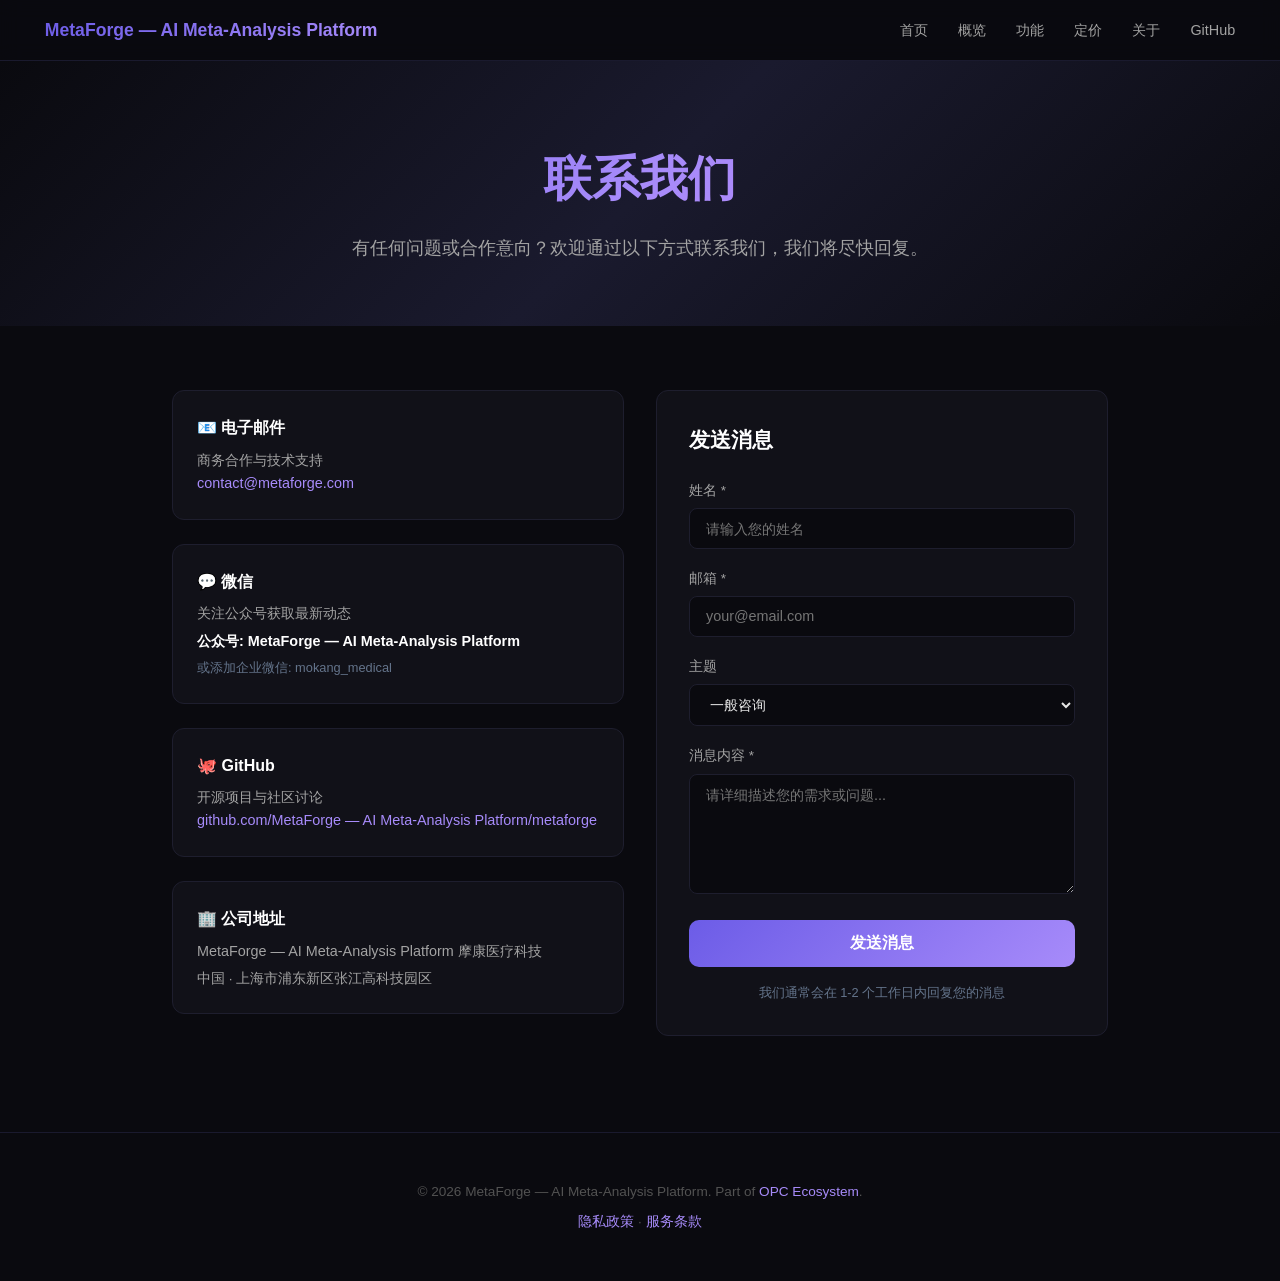
<file: docs/contact.html>
<!DOCTYPE html>
<html lang="zh-CN">
<head><meta charset="UTF-8"><meta name="viewport" content="width=device-width,initial-scale=1">
<title>联系我们 - MetaForge</title><style>
*{margin:0;padding:0;box-sizing:border-box}
body{font-family:-apple-system,BlinkMacSystemFont,'Segoe UI','Inter',sans-serif;background:#0a0a0f;color:#e5e5e5;line-height:1.6}
.nav{position:sticky;top:0;z-index:100;padding:1rem 2rem;display:flex;justify-content:space-between;align-items:center;background:#0a0a0fee;backdrop-filter:blur(10px);border-bottom:1px solid #1a1a2e}
.nav a{color:#a3a3a3;text-decoration:none;margin:0 0.8rem;font-size:0.9rem;transition:color 0.3s}
.nav a:hover{color:#fff}
.nav .brand{color:#fff;font-weight:700;font-size:1.1rem;background:linear-gradient(135deg,#6c5ce7,#a78bfa);-webkit-background-clip:text;-webkit-text-fill-color:transparent}
.hero{padding:5rem 2rem 3rem;text-align:center;background:linear-gradient(135deg,#0a0a0f,#1a1a2e,#0a0a0f)}
.hero h1{font-size:clamp(2rem,5vw,3rem);font-weight:800;background:linear-gradient(135deg,#6c5ce7,#a78bfa,#c084fc);-webkit-background-clip:text;-webkit-text-fill-color:transparent}
.hero p{color:#a3a3a3;max-width:600px;margin:1rem auto;font-size:1.1rem}
.container{max-width:1000px;margin:0 auto;padding:2rem}
.contact-grid{display:grid;grid-template-columns:1fr 1fr;gap:2rem;margin-top:2rem}
@media(max-width:768px){.contact-grid{grid-template-columns:1fr}}
.contact-info{display:flex;flex-direction:column;gap:1.5rem}
.info-card{background:#111118;border:1px solid #1e1e2e;border-radius:12px;padding:1.5rem;transition:all 0.3s}
.info-card:hover{border-color:#6c5ce744;transform:translateY(-2px)}
.info-card h3{color:#fff;font-size:1rem;margin-bottom:0.5rem;display:flex;align-items:center;gap:0.5rem}
.info-card p{color:#a3a3a3;font-size:0.9rem}
.info-card a{color:#a78bfa;text-decoration:none}
.info-card a:hover{color:#c084fc;text-decoration:underline}
.contact-form{background:#111118;border:1px solid #1e1e2e;border-radius:12px;padding:2rem}
.contact-form h2{color:#fff;font-size:1.3rem;margin-bottom:1.5rem}
.form-group{margin-bottom:1.2rem}
.form-group label{display:block;color:#a3a3a3;font-size:0.85rem;margin-bottom:0.4rem}
.form-group input,.form-group textarea,.form-group select{width:100%;padding:0.7rem 1rem;background:#0a0a0f;border:1px solid #1e1e2e;border-radius:8px;color:#e5e5e5;font-size:0.9rem;font-family:inherit;transition:border-color 0.3s}
.form-group input:focus,.form-group textarea:focus,.form-group select:focus{outline:none;border-color:#6c5ce7}
.form-group textarea{resize:vertical;min-height:120px}
.form-group select option{background:#0a0a0f}
.submit-btn{width:100%;padding:0.8rem;background:linear-gradient(135deg,#6c5ce7,#a78bfa);color:#fff;border:none;border-radius:10px;font-size:1rem;font-weight:600;cursor:pointer;transition:all 0.3s;font-family:inherit}
.submit-btn:hover{transform:translateY(-2px);box-shadow:0 8px 25px rgba(108,92,231,0.3)}
.submit-btn:disabled{opacity:0.6;cursor:not-allowed;transform:none}
.form-note{text-align:center;color:#64748b;font-size:0.8rem;margin-top:1rem}
footer{text-align:center;padding:3rem;color:#525252;border-top:1px solid #1a1a2e;font-size:0.85rem;margin-top:4rem}
footer a{color:#a78bfa;text-decoration:none}
footer a:hover{text-decoration:underline}
</style></head>
<body>
<nav class="nav">
<a class="brand" href="https://mokangmedical.github.io/opc-homepage/">MetaForge — AI Meta-Analysis Platform</a>
<div>
<a href="../index.html">首页</a>
<a href="index.html">概览</a>
<a href="features.html">功能</a>
<a href="pricing.html">定价</a>
<a href="about.html">关于</a>
<a href="https://github.com/MetaForge — AI Meta-Analysis Platform/metaforge">GitHub</a>
</div>
</nav>

<div class="hero">
<h1>联系我们</h1>
<p>有任何问题或合作意向？欢迎通过以下方式联系我们，我们将尽快回复。</p>
</div>

<div class="container">
<div class="contact-grid">
<div class="contact-info">
<div class="info-card">
<h3>📧 电子邮件</h3>
<p>商务合作与技术支持</p>
<p><a href="mailto:contact@metaforge.com">contact@metaforge.com</a></p>
</div>
<div class="info-card">
<h3>💬 微信</h3>
<p>关注公众号获取最新动态</p>
<p style="font-weight:600;color:#fff;margin-top:0.3rem">公众号: MetaForge — AI Meta-Analysis Platform</p>
<p style="font-size:0.8rem;color:#64748b;margin-top:0.3rem">或添加企业微信: mokang_medical</p>
</div>
<div class="info-card">
<h3>🐙 GitHub</h3>
<p>开源项目与社区讨论</p>
<p><a href="https://github.com/MetaForge — AI Meta-Analysis Platform/metaforge" target="_blank">github.com/MetaForge — AI Meta-Analysis Platform/metaforge</a></p>
</div>
<div class="info-card">
<h3>🏢 公司地址</h3>
<p>MetaForge — AI Meta-Analysis Platform 摩康医疗科技</p>
<p style="color:#a3a3a3;font-size:0.85rem;margin-top:0.3rem">中国 · 上海市浦东新区张江高科技园区</p>
</div>
</div>
<div class="contact-form">
<h2>发送消息</h2>
<form id="contactForm" onsubmit="handleSubmit(event)">
<div class="form-group">
<label for="name">姓名 *</label>
<input type="text" id="name" name="name" required placeholder="请输入您的姓名">
</div>
<div class="form-group">
<label for="email">邮箱 *</label>
<input type="email" id="email" name="email" required placeholder="your@email.com">
</div>
<div class="form-group">
<label for="subject">主题</label>
<select id="subject" name="subject">
<option value="general">一般咨询</option>
<option value="technical">技术支持</option>
<option value="business">商务合作</option>
<option value="enterprise">企业部署</option>
<option value="feedback">产品反馈</option>
</select>
</div>
<div class="form-group">
<label for="message">消息内容 *</label>
<textarea id="message" name="message" required placeholder="请详细描述您的需求或问题..."></textarea>
</div>
<button type="submit" class="submit-btn" id="submitBtn">发送消息</button>
<p class="form-note">我们通常会在 1-2 个工作日内回复您的消息</p>
</form>
</div>
</div>
</div>

<footer>
<p>&copy; 2026 MetaForge — AI Meta-Analysis Platform. Part of <a href="https://mokangmedical.github.io/opc-homepage/">OPC Ecosystem</a>.</p>
<p style="margin-top:0.5rem"><a href="privacy.html">隐私政策</a> · <a href="terms.html">服务条款</a></p>
</footer>

<script>
function handleSubmit(e) {
  e.preventDefault();
  const btn = document.getElementById('submitBtn');
  btn.disabled = true;
  btn.textContent = '发送中...';
  
  // Simulate form submission
  setTimeout(() => {
    btn.textContent = '✓ 消息已发送';
    btn.style.background = 'linear-gradient(135deg, #10b981, #059669)';
    document.getElementById('contactForm').reset();
    
    setTimeout(() => {
      btn.disabled = false;
      btn.textContent = '发送消息';
      btn.style.background = '';
    }, 3000);
  }, 1500);
}
</script>
</body></html>
</file>
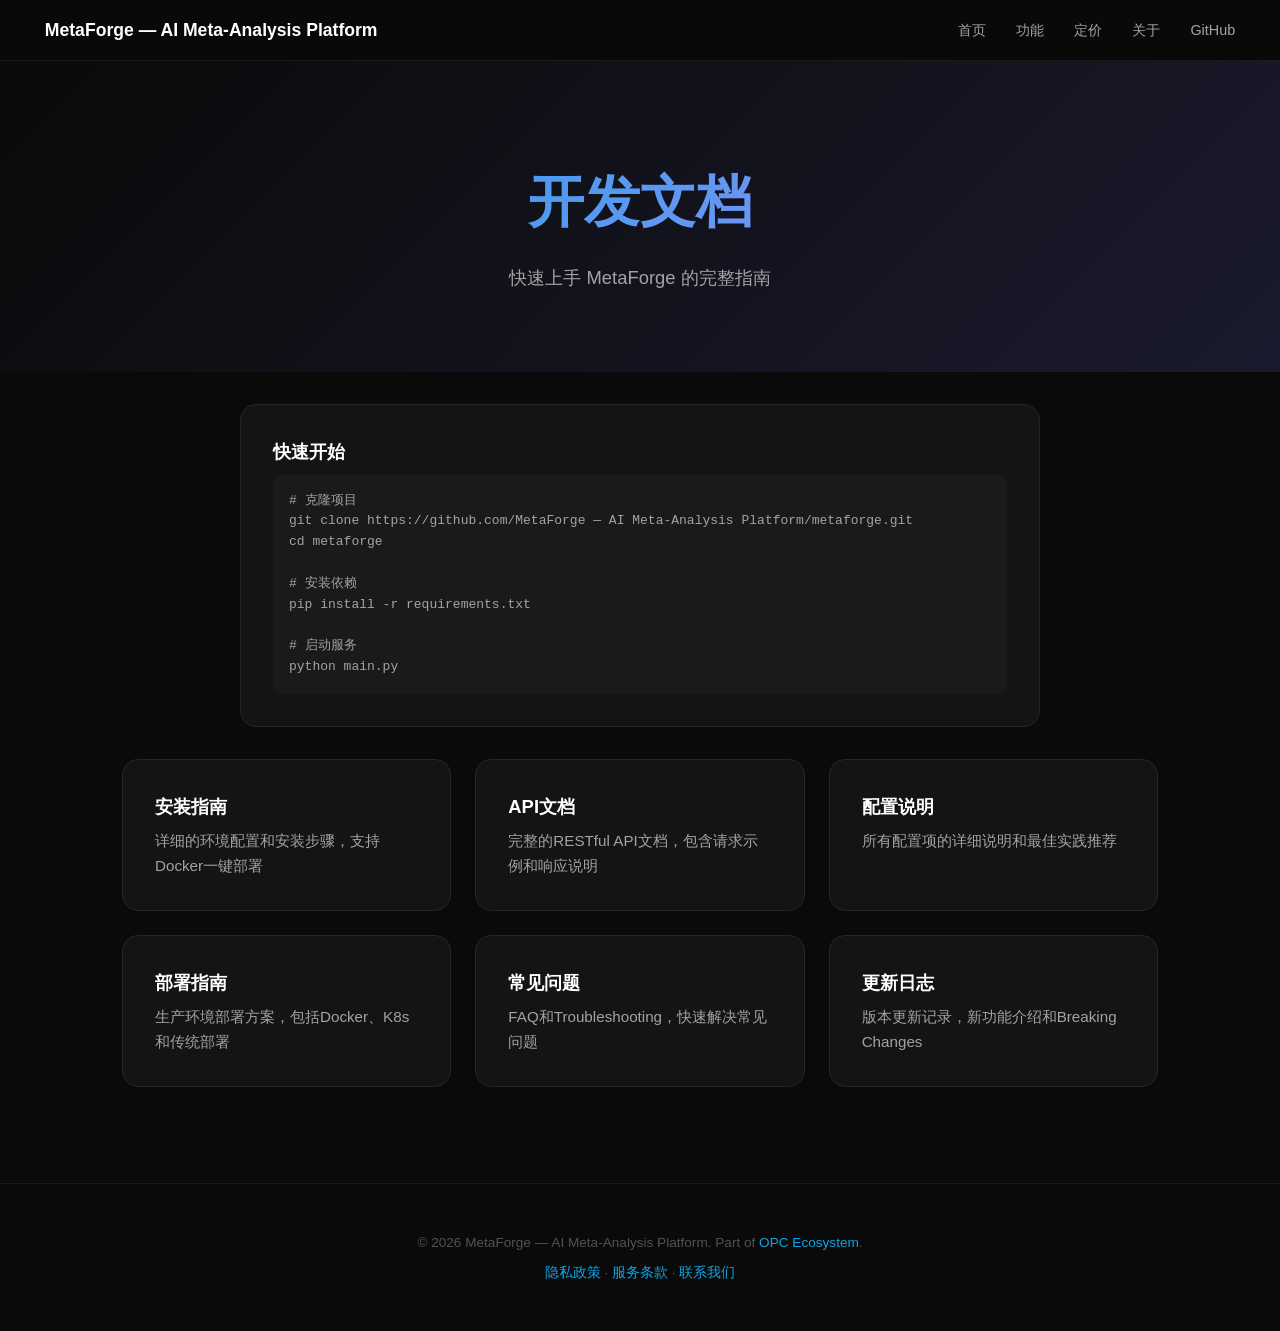
<file: docs/docs.html>
<!DOCTYPE html>
<html lang="zh-CN">
<head><meta charset="UTF-8"><meta name="viewport" content="width=device-width,initial-scale=1">
<title>文档 - MetaForge</title><style>
*{margin:0;padding:0;box-sizing:border-box}
body{font-family:-apple-system,BlinkMacSystemFont,'Segoe UI',sans-serif;background:#0a0a0a;color:#e5e5e5;line-height:1.6}
.nav{position:sticky;top:0;z-index:100;padding:1rem 2rem;display:flex;justify-content:space-between;align-items:center;background:#0a0a0aee;backdrop-filter:blur(10px);border-bottom:1px solid #1a1a1a}
.nav a{color:#a3a3a3;text-decoration:none;margin:0 0.8rem;font-size:0.9rem;transition:color 0.3s}
.nav a:hover{color:#fff}
.nav .brand{color:#fff;font-weight:700;font-size:1.1rem}
.hero{padding:6rem 2rem 4rem;text-align:center;background:linear-gradient(135deg,#0a0a0a,#1a1a2e)}
.hero h1{font-size:clamp(2rem,5vw,3.5rem);font-weight:800;background:linear-gradient(135deg,#0ea5e9,#a78bfa);-webkit-background-clip:text;-webkit-text-fill-color:transparent}
.hero p{color:#a3a3a3;max-width:700px;margin:1rem auto;font-size:1.15rem}
.container{max-width:1100px;margin:0 auto;padding:2rem}
.grid{display:grid;grid-template-columns:repeat(auto-fit,minmax(300px,1fr));gap:1.5rem}
.card{background:#141414;border:1px solid #262626;border-radius:16px;padding:2rem;transition:all 0.3s}
.card:hover{border-color:#0ea5e944;transform:translateY(-3px)}
.card h3{color:#fff;margin-bottom:0.5rem;font-size:1.15rem}
.card p{color:#a3a3a3;font-size:0.95rem}
.card .icon{font-size:2rem;margin-bottom:1rem}
.cta{display:inline-block;padding:0.8rem 2rem;background:#0ea5e9;color:#fff;border-radius:10px;text-decoration:none;font-weight:600;transition:all 0.3s}
.cta:hover{transform:translateY(-2px);box-shadow:0 8px 25px #0ea5e944}
.cta-outline{background:transparent;border:2px solid #0ea5e966;color:#0ea5e9}
.price-cards{display:grid;grid-template-columns:repeat(auto-fit,minmax(280px,1fr));gap:1.5rem;margin-top:2rem}
.price-card{background:#141414;border:1px solid #262626;border-radius:16px;padding:2rem;text-align:center;transition:all 0.3s}
.price-card.featured{border-color:#0ea5e9;transform:scale(1.03)}
.price-card h3{color:#fff;margin-bottom:0.5rem}
.price{font-size:2.2rem;font-weight:800;color:#0ea5e9;margin:0.8rem 0}
.price span{font-size:0.9rem;color:#737373}
.price-card ul{list-style:none;text-align:left;margin:1.5rem 0}
.price-card li{padding:0.4rem 0;color:#a3a3a3;border-bottom:1px solid #1a1a1a;font-size:0.95rem}
.price-card li::before{content:'✓ ';color:#0ea5e9}
.section-title{text-align:center;font-size:2rem;margin-bottom:0.5rem;color:#fff}
.section-desc{text-align:center;color:#a3a3a3;max-width:600px;margin:0 auto 2rem}
.timeline{position:relative;padding-left:2rem}
.timeline::before{content:'';position:absolute;left:0;top:0;bottom:0;width:2px;background:#0ea5e944}
.timeline-item{position:relative;margin-bottom:2rem;padding-left:1.5rem}
.timeline-item::before{content:'';position:absolute;left:-2.35rem;top:0.5rem;width:12px;height:12px;border-radius:50%;background:#0ea5e9}
.timeline-item h4{color:#fff;margin-bottom:0.3rem}
.timeline-item p{color:#a3a3a3;font-size:0.95rem}
footer{text-align:center;padding:3rem;color:#525252;border-top:1px solid #1a1a1a;font-size:0.85rem;margin-top:4rem}
footer a{color:#0ea5e9;text-decoration:none}
.stats{display:flex;justify-content:center;gap:3rem;padding:2rem;flex-wrap:wrap}
.stat{text-align:center}
.stat .num{font-size:2rem;font-weight:800;color:#0ea5e9}
.stat .label{color:#737373;font-size:0.85rem}
</style></head>
<body><nav class="nav">
<a class="brand" href="https://mokangmedical.github.io/opc-homepage/">MetaForge — AI Meta-Analysis Platform</a>
<div>
<a href="index.html">首页</a>
<a href="features.html">功能</a>
<a href="pricing.html">定价</a>
<a href="about.html">关于</a>
<a href="https://github.com/MetaForge — AI Meta-Analysis Platform/metaforge">GitHub</a>
</div>
</nav>
<div class="hero"><h1>开发文档</h1><p>快速上手 MetaForge 的完整指南</p></div>
<div class="container">
<div class="card" style="max-width:800px;margin:0 auto">
<h3>快速开始</h3>
<pre style="background:#1a1a1a;padding:1rem;border-radius:8px;color:#a3a3a3;overflow-x:auto">
# 克隆项目
git clone https://github.com/MetaForge — AI Meta-Analysis Platform/metaforge.git
cd metaforge

# 安装依赖
pip install -r requirements.txt

# 启动服务
python main.py</pre>
</div>
<div class="grid" style="margin-top:2rem">
<div class="card"><h3>安装指南</h3><p>详细的环境配置和安装步骤，支持Docker一键部署</p></div>
<div class="card"><h3>API文档</h3><p>完整的RESTful API文档，包含请求示例和响应说明</p></div>
<div class="card"><h3>配置说明</h3><p>所有配置项的详细说明和最佳实践推荐</p></div>
<div class="card"><h3>部署指南</h3><p>生产环境部署方案，包括Docker、K8s和传统部署</p></div>
<div class="card"><h3>常见问题</h3><p>FAQ和Troubleshooting，快速解决常见问题</p></div>
<div class="card"><h3>更新日志</h3><p>版本更新记录，新功能介绍和Breaking Changes</p></div>
</div>
</div><footer>
<p>&copy; 2026 MetaForge — AI Meta-Analysis Platform. Part of <a href="https://mokangmedical.github.io/opc-homepage/">OPC Ecosystem</a>.</p>
<p style="margin-top:0.5rem"><a href="privacy.html">隐私政策</a> · <a href="terms.html">服务条款</a> · <a href="contact.html">联系我们</a></p>
</footer></body></html>
</file>
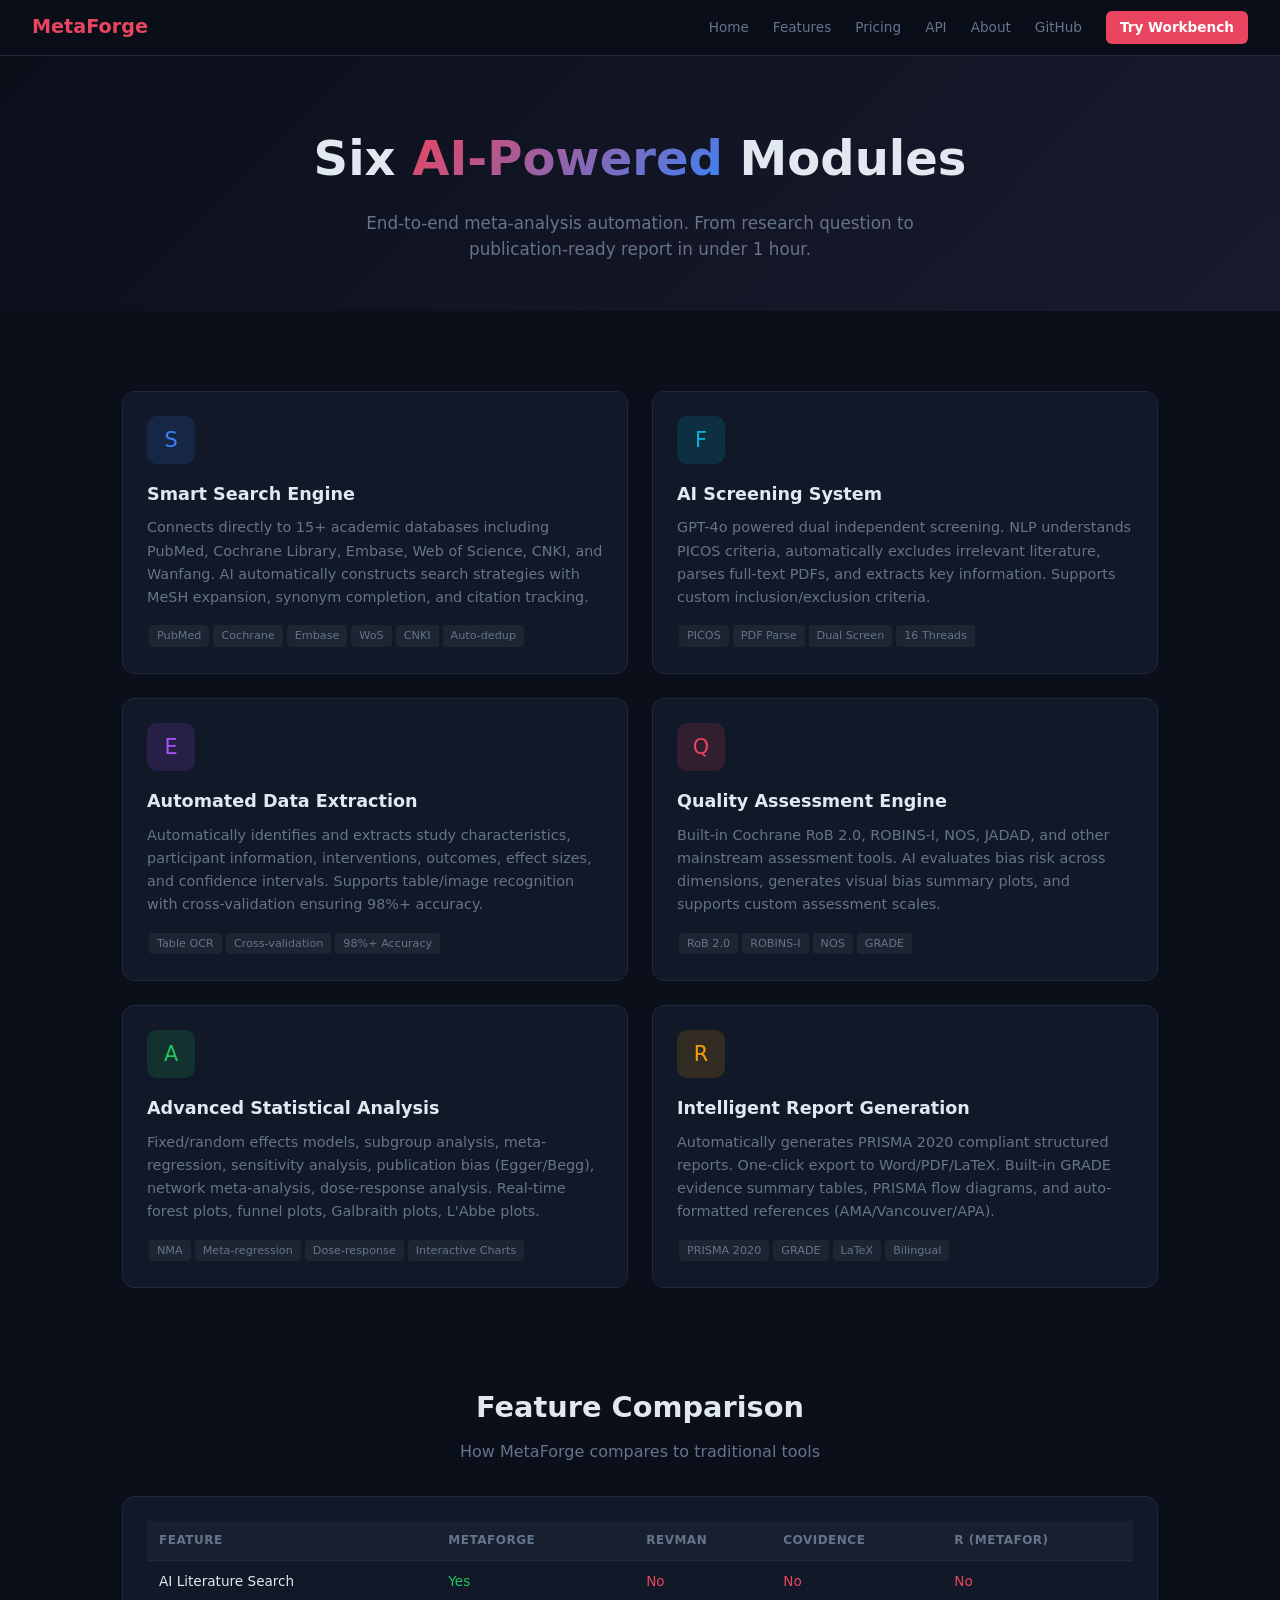
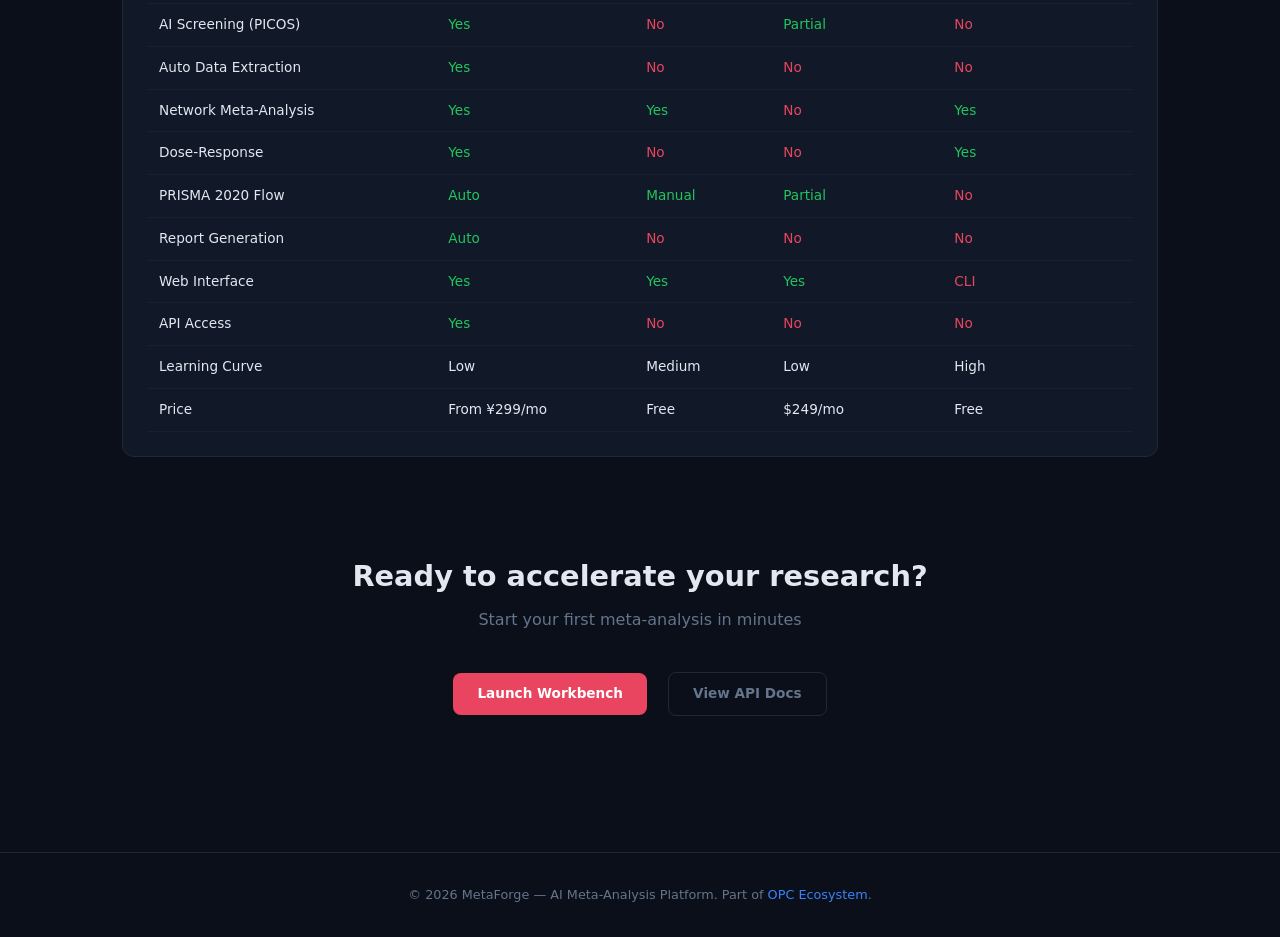
<file: docs/features.html>
<!DOCTYPE html>
<html lang="en">
<head>
<meta charset="UTF-8">
<meta name="viewport" content="width=device-width,initial-scale=1.0">
<title>Features — MetaForge</title>
<meta name="description" content="MetaForge features: AI-powered search, screening, extraction, quality assessment, statistical analysis, and report generation.">
<style>
*{margin:0;padding:0;box-sizing:border-box}
:root{--bg:#0a0f1a;--surface:#111827;--border:#1e293b;--text:#e2e8f0;--muted:#64748b;--accent:#e94560;--accent2:#3b82f6;--success:#22c55e;--warn:#f59e0b;--purple:#a855f7}
body{background:var(--bg);color:var(--text);font-family:'Inter',system-ui,-apple-system,sans-serif;line-height:1.6}
.topnav{position:sticky;top:0;z-index:100;background:rgba(10,15,26,0.95);backdrop-filter:blur(12px);border-bottom:1px solid var(--border);padding:0 2rem;display:flex;align-items:center;justify-content:space-between;height:56px}
.brand{color:var(--accent);font-weight:800;font-size:1.2rem;text-decoration:none}
.nav-links{display:flex;gap:1.5rem;align-items:center}
.nav-links a{color:var(--muted);text-decoration:none;font-size:0.85rem;font-weight:500;transition:color 0.2s}
.nav-links a:hover{color:var(--text)}
.btn-nav{background:var(--accent)!important;color:#fff!important;padding:6px 14px;border-radius:6px;font-weight:600!important}
.container{max-width:1100px;margin:0 auto;padding:2rem}
.hero{text-align:center;padding:4rem 2rem 3rem;background:linear-gradient(135deg,#0a0f1a 0%,#1a1a2e 100%)}
.hero h1{font-size:clamp(2rem,4vw,3rem);font-weight:800;margin-bottom:0.8rem}
.hero h1 .grad{background:linear-gradient(135deg,var(--accent),var(--accent2));-webkit-background-clip:text;-webkit-text-fill-color:transparent}
.hero p{color:var(--muted);max-width:600px;margin:0 auto;font-size:1.05rem}
.section{padding:3rem 0}
.section-title{text-align:center;font-size:1.8rem;font-weight:700;margin-bottom:0.5rem}
.section-desc{text-align:center;color:var(--muted);max-width:600px;margin:0 auto 2rem}
.grid-2{display:grid;grid-template-columns:repeat(2,1fr);gap:1.5rem}
.grid-3{display:grid;grid-template-columns:repeat(3,1fr);gap:1.5rem}
.card{background:var(--surface);border:1px solid var(--border);border-radius:12px;padding:1.5rem;transition:all 0.3s}
.card:hover{border-color:var(--accent2);transform:translateY(-2px)}
.card h3{font-size:1.1rem;margin-bottom:0.5rem}
.card p{color:var(--muted);font-size:0.9rem}
.card .icon-box{width:48px;height:48px;border-radius:10px;display:flex;align-items:center;justify-content:center;margin-bottom:1rem;font-size:1.3rem}
.icon-blue{background:rgba(59,130,246,0.15);color:var(--accent2)}
.icon-red{background:rgba(233,69,96,0.15);color:var(--accent)}
.icon-green{background:rgba(34,197,94,0.15);color:var(--success)}
.icon-purple{background:rgba(168,85,247,0.15);color:var(--purple)}
.icon-orange{background:rgba(245,158,11,0.15);color:var(--warn)}
.icon-cyan{background:rgba(6,182,212,0.15);color:#06b6d4}
.tag{display:inline-block;font-size:0.7rem;padding:2px 8px;border-radius:4px;background:rgba(255,255,255,0.05);color:var(--muted);margin:2px}
.price-card{background:var(--surface);border:1px solid var(--border);border-radius:16px;padding:2rem;text-align:center;transition:all 0.3s}
.price-card.featured{border-color:var(--accent);transform:scale(1.02);position:relative}
.price-card.featured::before{content:'POPULAR';position:absolute;top:-12px;left:50%;transform:translateX(-50%);background:var(--accent);color:#fff;font-size:0.65rem;font-weight:700;padding:3px 12px;border-radius:4px;letter-spacing:1px}
.price-card h3{font-size:1.2rem;margin-bottom:0.5rem}
.price-tag{font-size:2.2rem;font-weight:800;color:var(--accent2);margin:0.8rem 0}
.price-tag span{font-size:0.8rem;color:var(--muted);font-weight:400}
.price-card ul{list-style:none;text-align:left;margin:1.5rem 0}
.price-card li{padding:0.4rem 0;color:var(--muted);font-size:0.85rem;border-bottom:1px solid rgba(255,255,255,0.03)}
.price-card li::before{content:'\2713 ';color:var(--success);font-weight:700}
.btn{display:inline-block;padding:10px 24px;border-radius:8px;font-weight:600;font-size:0.85rem;text-decoration:none;transition:all 0.2s;border:none;cursor:pointer}
.btn-primary{background:var(--accent);color:#fff}
.btn-primary:hover{background:#d63a54}
.btn-outline{background:transparent;border:1px solid var(--border);color:var(--muted)}
.btn-outline:hover{border-color:var(--accent2);color:var(--accent2)}
.faq{max-width:700px;margin:0 auto}
.faq-item{border-bottom:1px solid var(--border);padding:1rem 0}
.faq-item h4{color:var(--text);font-size:0.95rem;margin-bottom:0.3rem}
.faq-item p{color:var(--muted);font-size:0.85rem}
table{width:100%;border-collapse:collapse;font-size:0.85rem}
th{background:rgba(255,255,255,0.03);color:var(--muted);text-align:left;padding:10px 12px;border-bottom:1px solid var(--border);font-weight:600;font-size:0.75rem;text-transform:uppercase;letter-spacing:0.5px}
td{padding:10px 12px;border-bottom:1px solid rgba(255,255,255,0.03)}
tr:hover{background:rgba(255,255,255,0.02)}
.check{color:var(--success)}
.cross{color:var(--accent)}
footer{text-align:center;padding:2rem;color:var(--muted);font-size:0.8rem;border-top:1px solid var(--border);margin-top:3rem}
footer a{color:var(--accent2);text-decoration:none}
@media(max-width:768px){.grid-2,.grid-3{grid-template-columns:1fr}.topnav{padding:0 1rem}.nav-links{gap:0.8rem;flex-wrap:wrap}}
</style>
</head>
<body>
<nav class="topnav">
  <a class="brand" href="index.html">MetaForge</a>
  <div class="nav-links">
    <a href="index.html">Home</a>
    <a href="features.html">Features</a>
    <a href="pricing.html">Pricing</a>
    <a href="api.html">API</a>
    <a href="about.html">About</a>
    <a href="https://github.com/MetaForge — AI Meta-Analysis Platform/metaforge">GitHub</a>
    <a href="https://mokangmedical.github.io/metaforge/app" class="btn-nav">Try Workbench</a>
  </div>
</nav>

<div class="hero">
  <h1>Six <span class="grad">AI-Powered</span> Modules</h1>
  <p>End-to-end meta-analysis automation. From research question to publication-ready report in under 1 hour.</p>
</div>

<div class="container">
  <div class="section">
    <div class="grid-2">
      <div class="card">
        <div class="icon-box icon-blue">S</div>
        <h3>Smart Search Engine</h3>
        <p>Connects directly to 15+ academic databases including PubMed, Cochrane Library, Embase, Web of Science, CNKI, and Wanfang. AI automatically constructs search strategies with MeSH expansion, synonym completion, and citation tracking.</p>
        <div style="margin-top:0.8rem">
          <span class="tag">PubMed</span><span class="tag">Cochrane</span><span class="tag">Embase</span><span class="tag">WoS</span><span class="tag">CNKI</span><span class="tag">Auto-dedup</span>
        </div>
      </div>
      <div class="card">
        <div class="icon-box icon-cyan">F</div>
        <h3>AI Screening System</h3>
        <p>GPT-4o powered dual independent screening. NLP understands PICOS criteria, automatically excludes irrelevant literature, parses full-text PDFs, and extracts key information. Supports custom inclusion/exclusion criteria.</p>
        <div style="margin-top:0.8rem">
          <span class="tag">PICOS</span><span class="tag">PDF Parse</span><span class="tag">Dual Screen</span><span class="tag">16 Threads</span>
        </div>
      </div>
      <div class="card">
        <div class="icon-box icon-purple">E</div>
        <h3>Automated Data Extraction</h3>
        <p>Automatically identifies and extracts study characteristics, participant information, interventions, outcomes, effect sizes, and confidence intervals. Supports table/image recognition with cross-validation ensuring 98%+ accuracy.</p>
        <div style="margin-top:0.8rem">
          <span class="tag">Table OCR</span><span class="tag">Cross-validation</span><span class="tag">98%+ Accuracy</span>
        </div>
      </div>
      <div class="card">
        <div class="icon-box icon-red">Q</div>
        <h3>Quality Assessment Engine</h3>
        <p>Built-in Cochrane RoB 2.0, ROBINS-I, NOS, JADAD, and other mainstream assessment tools. AI evaluates bias risk across dimensions, generates visual bias summary plots, and supports custom assessment scales.</p>
        <div style="margin-top:0.8rem">
          <span class="tag">RoB 2.0</span><span class="tag">ROBINS-I</span><span class="tag">NOS</span><span class="tag">GRADE</span>
        </div>
      </div>
      <div class="card">
        <div class="icon-box icon-green">A</div>
        <h3>Advanced Statistical Analysis</h3>
        <p>Fixed/random effects models, subgroup analysis, meta-regression, sensitivity analysis, publication bias (Egger/Begg), network meta-analysis, dose-response analysis. Real-time forest plots, funnel plots, Galbraith plots, L'Abbe plots.</p>
        <div style="margin-top:0.8rem">
          <span class="tag">NMA</span><span class="tag">Meta-regression</span><span class="tag">Dose-response</span><span class="tag">Interactive Charts</span>
        </div>
      </div>
      <div class="card">
        <div class="icon-box icon-orange">R</div>
        <h3>Intelligent Report Generation</h3>
        <p>Automatically generates PRISMA 2020 compliant structured reports. One-click export to Word/PDF/LaTeX. Built-in GRADE evidence summary tables, PRISMA flow diagrams, and auto-formatted references (AMA/Vancouver/APA).</p>
        <div style="margin-top:0.8rem">
          <span class="tag">PRISMA 2020</span><span class="tag">GRADE</span><span class="tag">LaTeX</span><span class="tag">Bilingual</span>
        </div>
      </div>
    </div>
  </div>

  <div class="section">
    <h2 class="section-title">Feature Comparison</h2>
    <p class="section-desc">How MetaForge compares to traditional tools</p>
    <div class="card" style="overflow-x:auto">
      <table>
        <thead>
          <tr><th>Feature</th><th>MetaForge</th><th>RevMan</th><th>Covidence</th><th>R (metafor)</th></tr>
        </thead>
        <tbody>
          <tr><td>AI Literature Search</td><td class="check">Yes</td><td class="cross">No</td><td class="cross">No</td><td class="cross">No</td></tr>
          <tr><td>AI Screening (PICOS)</td><td class="check">Yes</td><td class="cross">No</td><td class="check">Partial</td><td class="cross">No</td></tr>
          <tr><td>Auto Data Extraction</td><td class="check">Yes</td><td class="cross">No</td><td class="cross">No</td><td class="cross">No</td></tr>
          <tr><td>Network Meta-Analysis</td><td class="check">Yes</td><td class="check">Yes</td><td class="cross">No</td><td class="check">Yes</td></tr>
          <tr><td>Dose-Response</td><td class="check">Yes</td><td class="cross">No</td><td class="cross">No</td><td class="check">Yes</td></tr>
          <tr><td>PRISMA 2020 Flow</td><td class="check">Auto</td><td class="check">Manual</td><td class="check">Partial</td><td class="cross">No</td></tr>
          <tr><td>Report Generation</td><td class="check">Auto</td><td class="cross">No</td><td class="cross">No</td><td class="cross">No</td></tr>
          <tr><td>Web Interface</td><td class="check">Yes</td><td class="check">Yes</td><td class="check">Yes</td><td class="cross">CLI</td></tr>
          <tr><td>API Access</td><td class="check">Yes</td><td class="cross">No</td><td class="cross">No</td><td class="cross">No</td></tr>
          <tr><td>Learning Curve</td><td>Low</td><td>Medium</td><td>Low</td><td>High</td></tr>
          <tr><td>Price</td><td>From ¥299/mo</td><td>Free</td><td>$249/mo</td><td>Free</td></tr>
        </tbody>
      </table>
    </div>
  </div>

  <div class="section" style="text-align:center">
    <h2 class="section-title">Ready to accelerate your research?</h2>
    <p class="section-desc">Start your first meta-analysis in minutes</p>
    <a href="https://mokangmedical.github.io/metaforge/app" class="btn btn-primary" style="margin:0.5rem">Launch Workbench</a>
    <a href="api.html" class="btn btn-outline" style="margin:0.5rem">View API Docs</a>
  </div>
</div>

<footer>
  <p>&copy; 2026 MetaForge — AI Meta-Analysis Platform. Part of <a href="https://mokangmedical.github.io/opc-homepage/">OPC Ecosystem</a>.</p>
</footer>
</body>
</html>
</file>
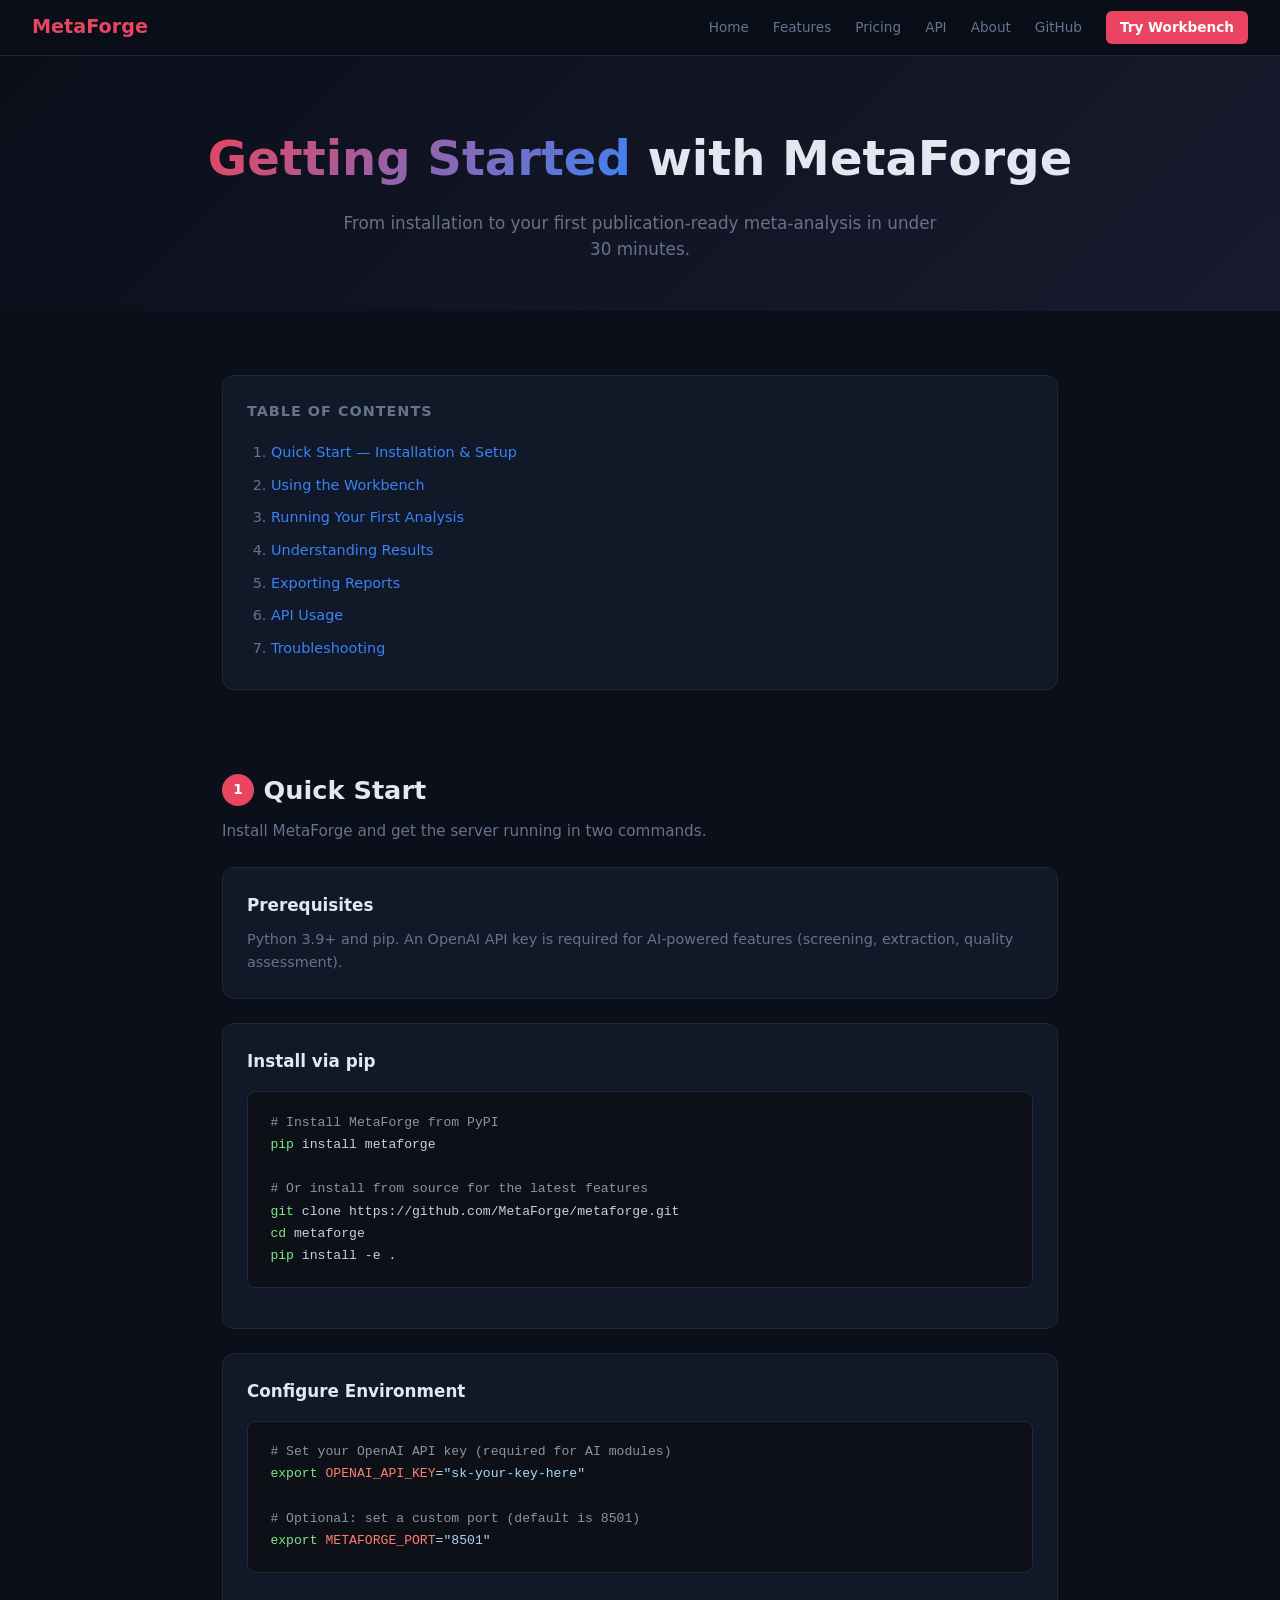
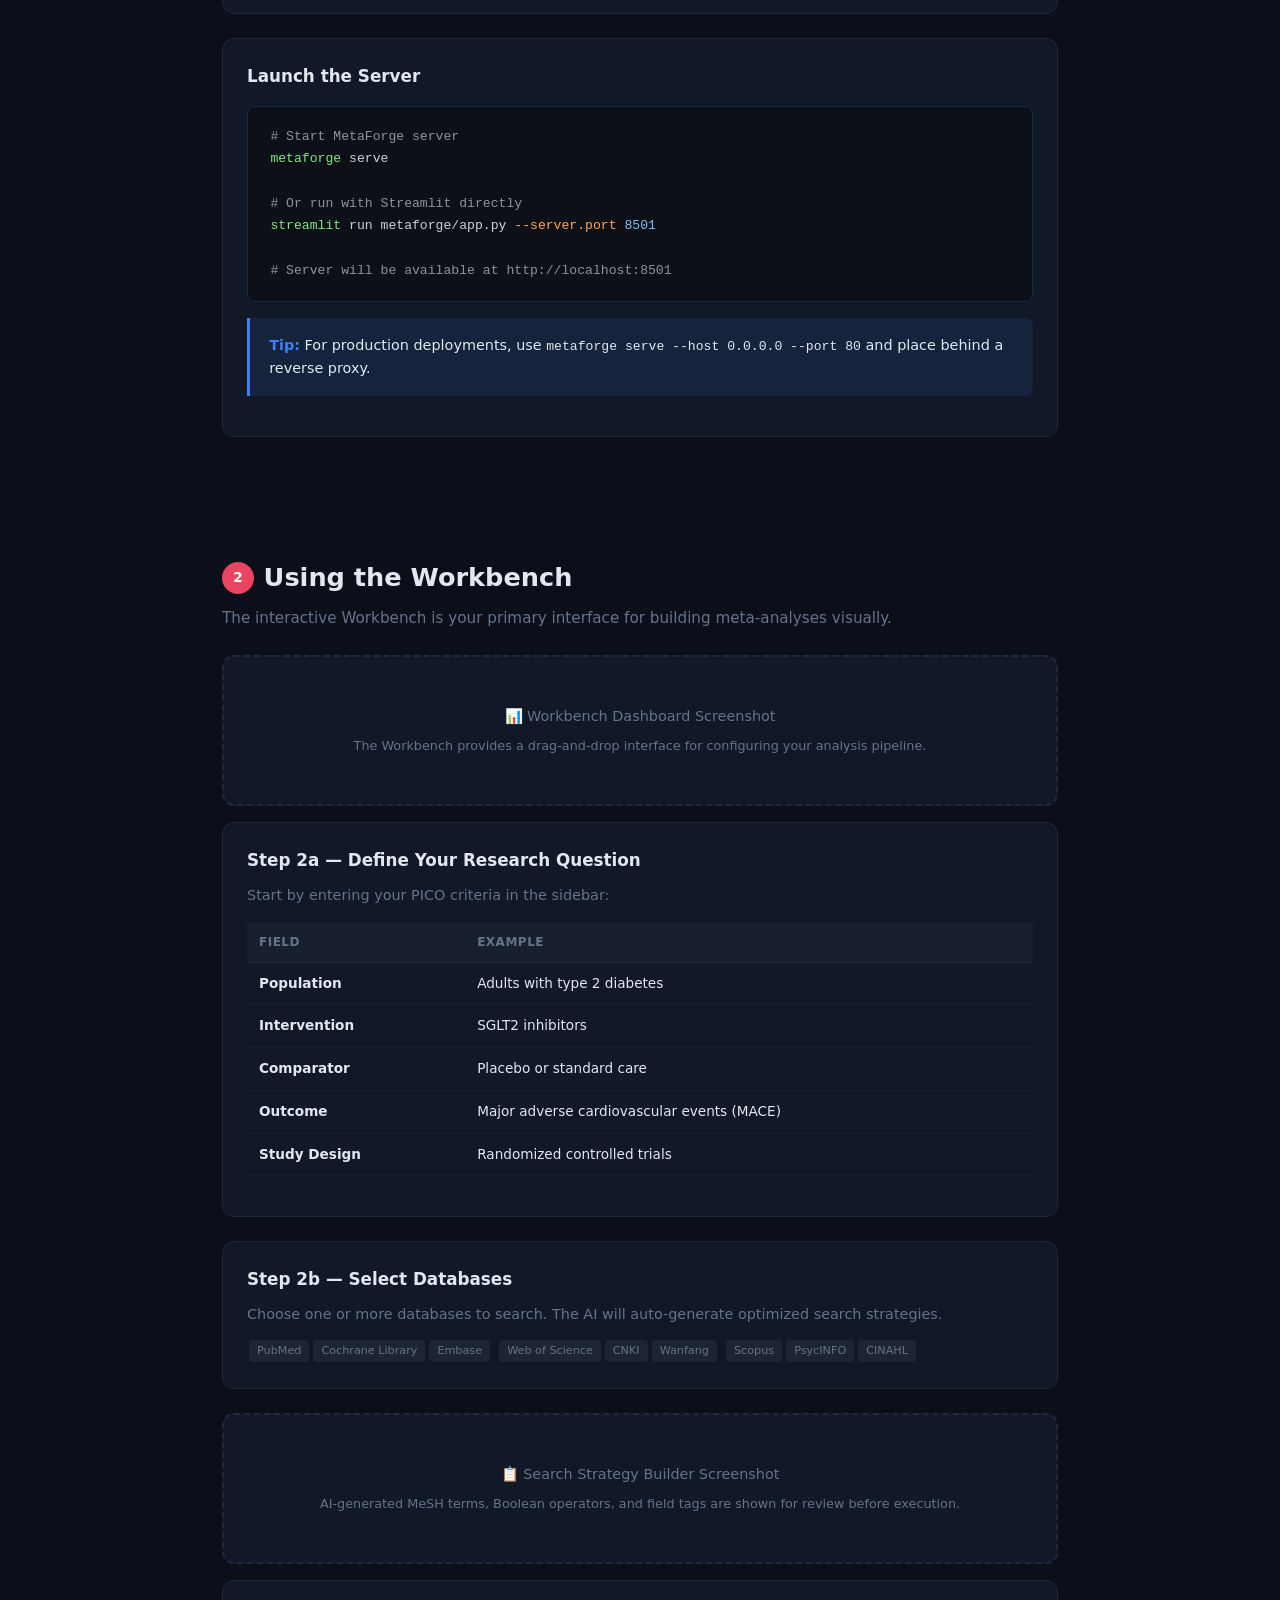
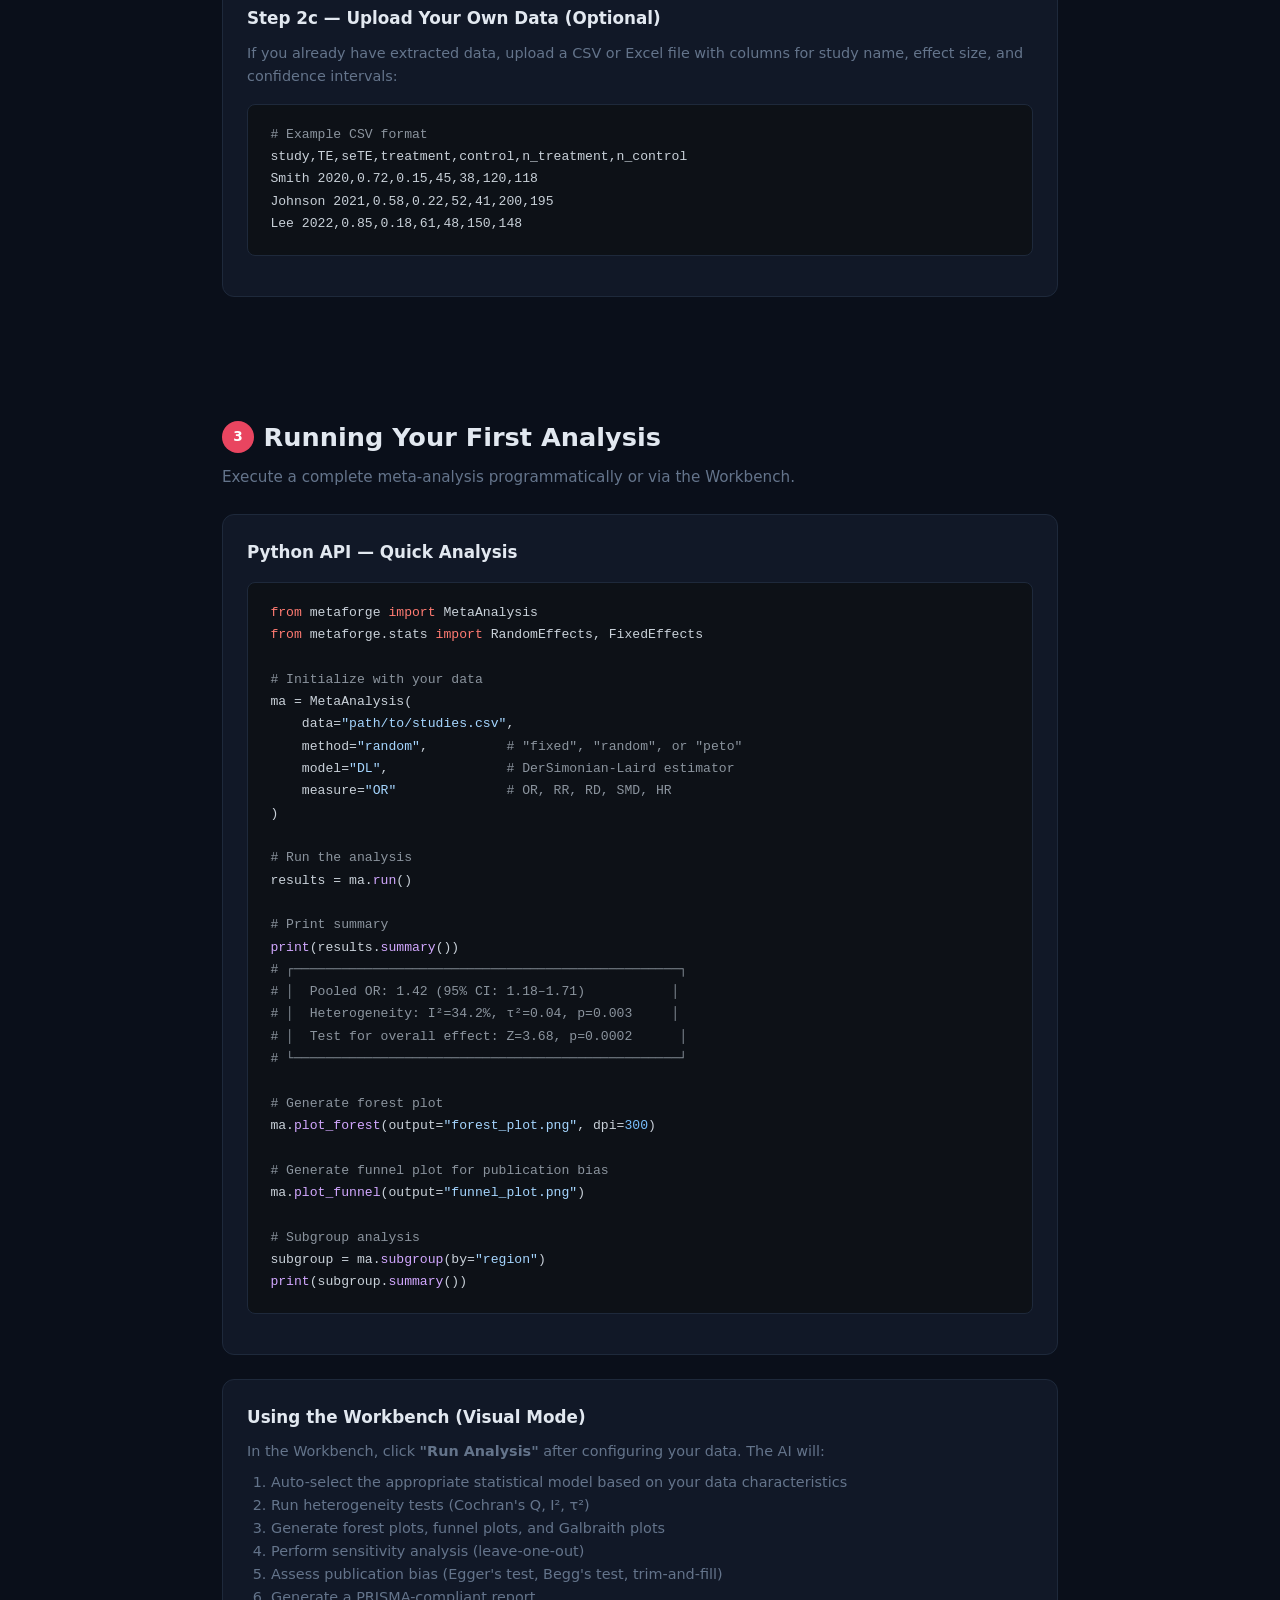
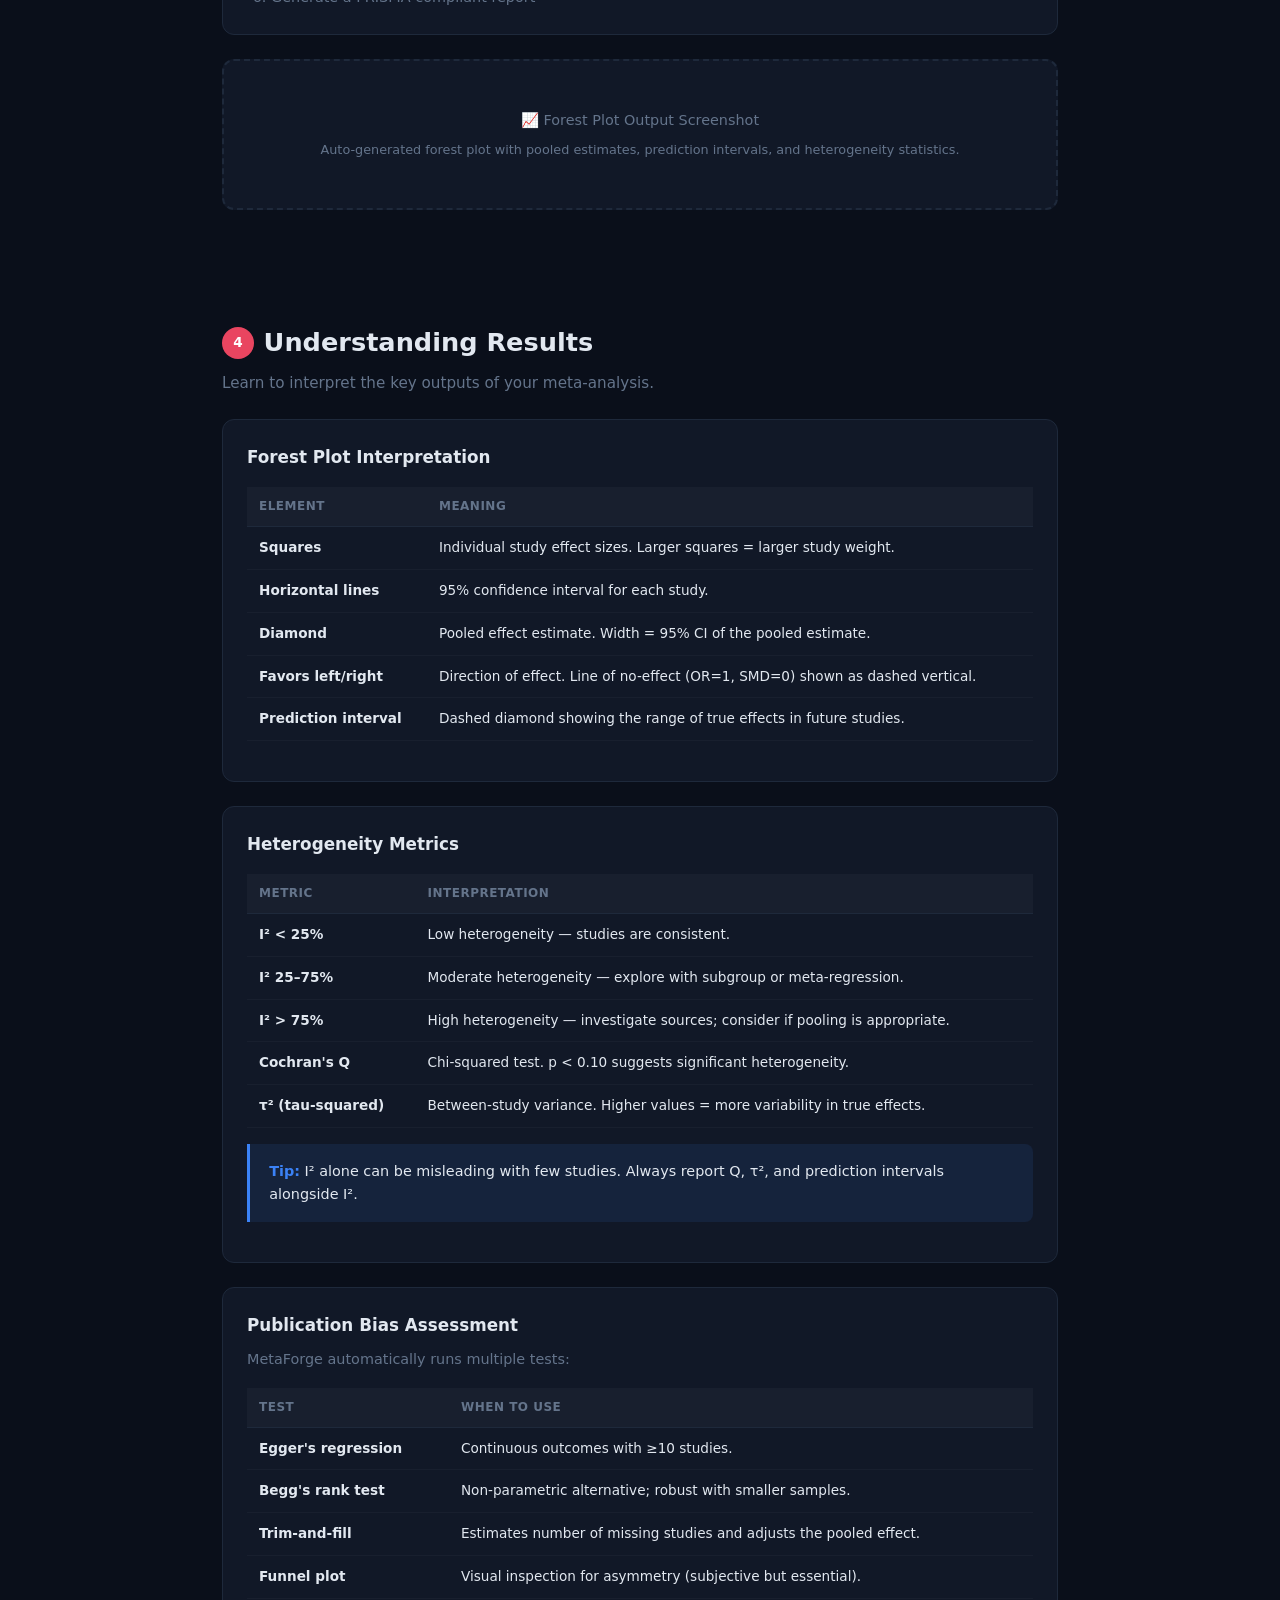
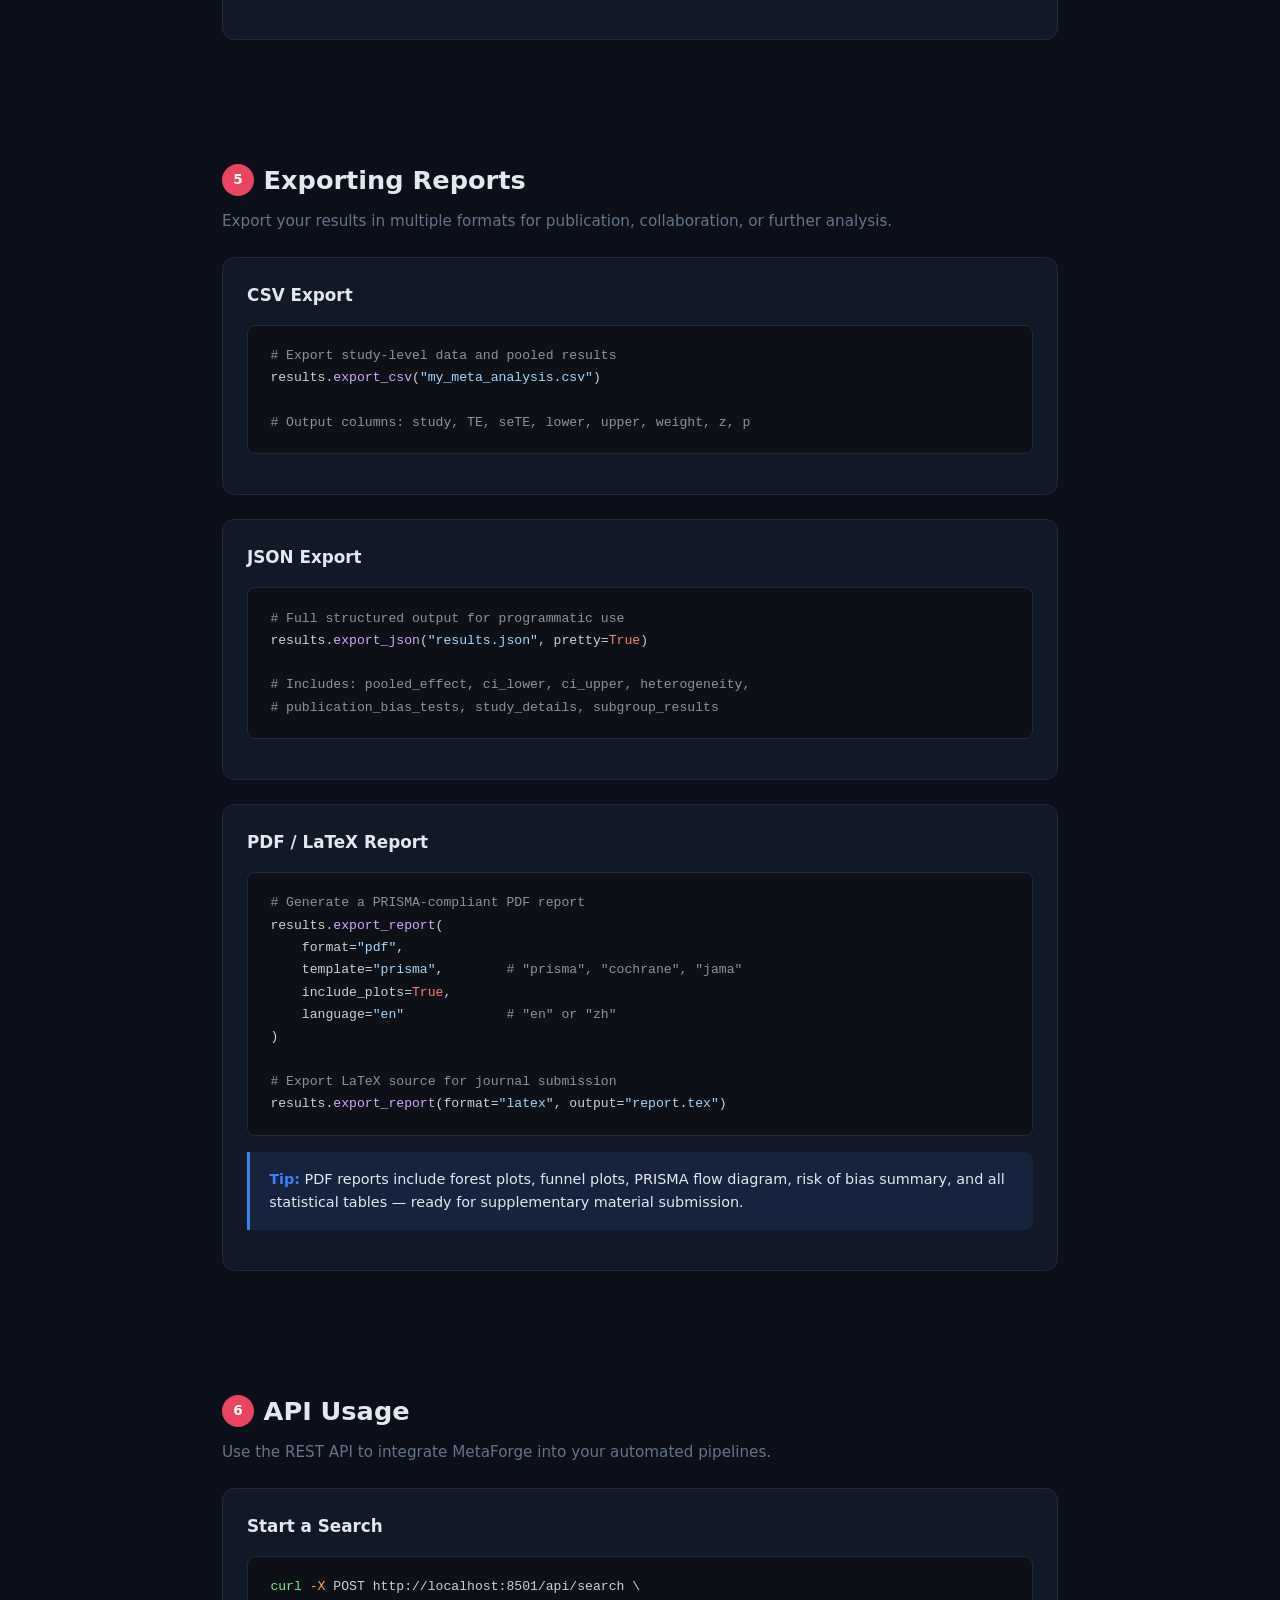
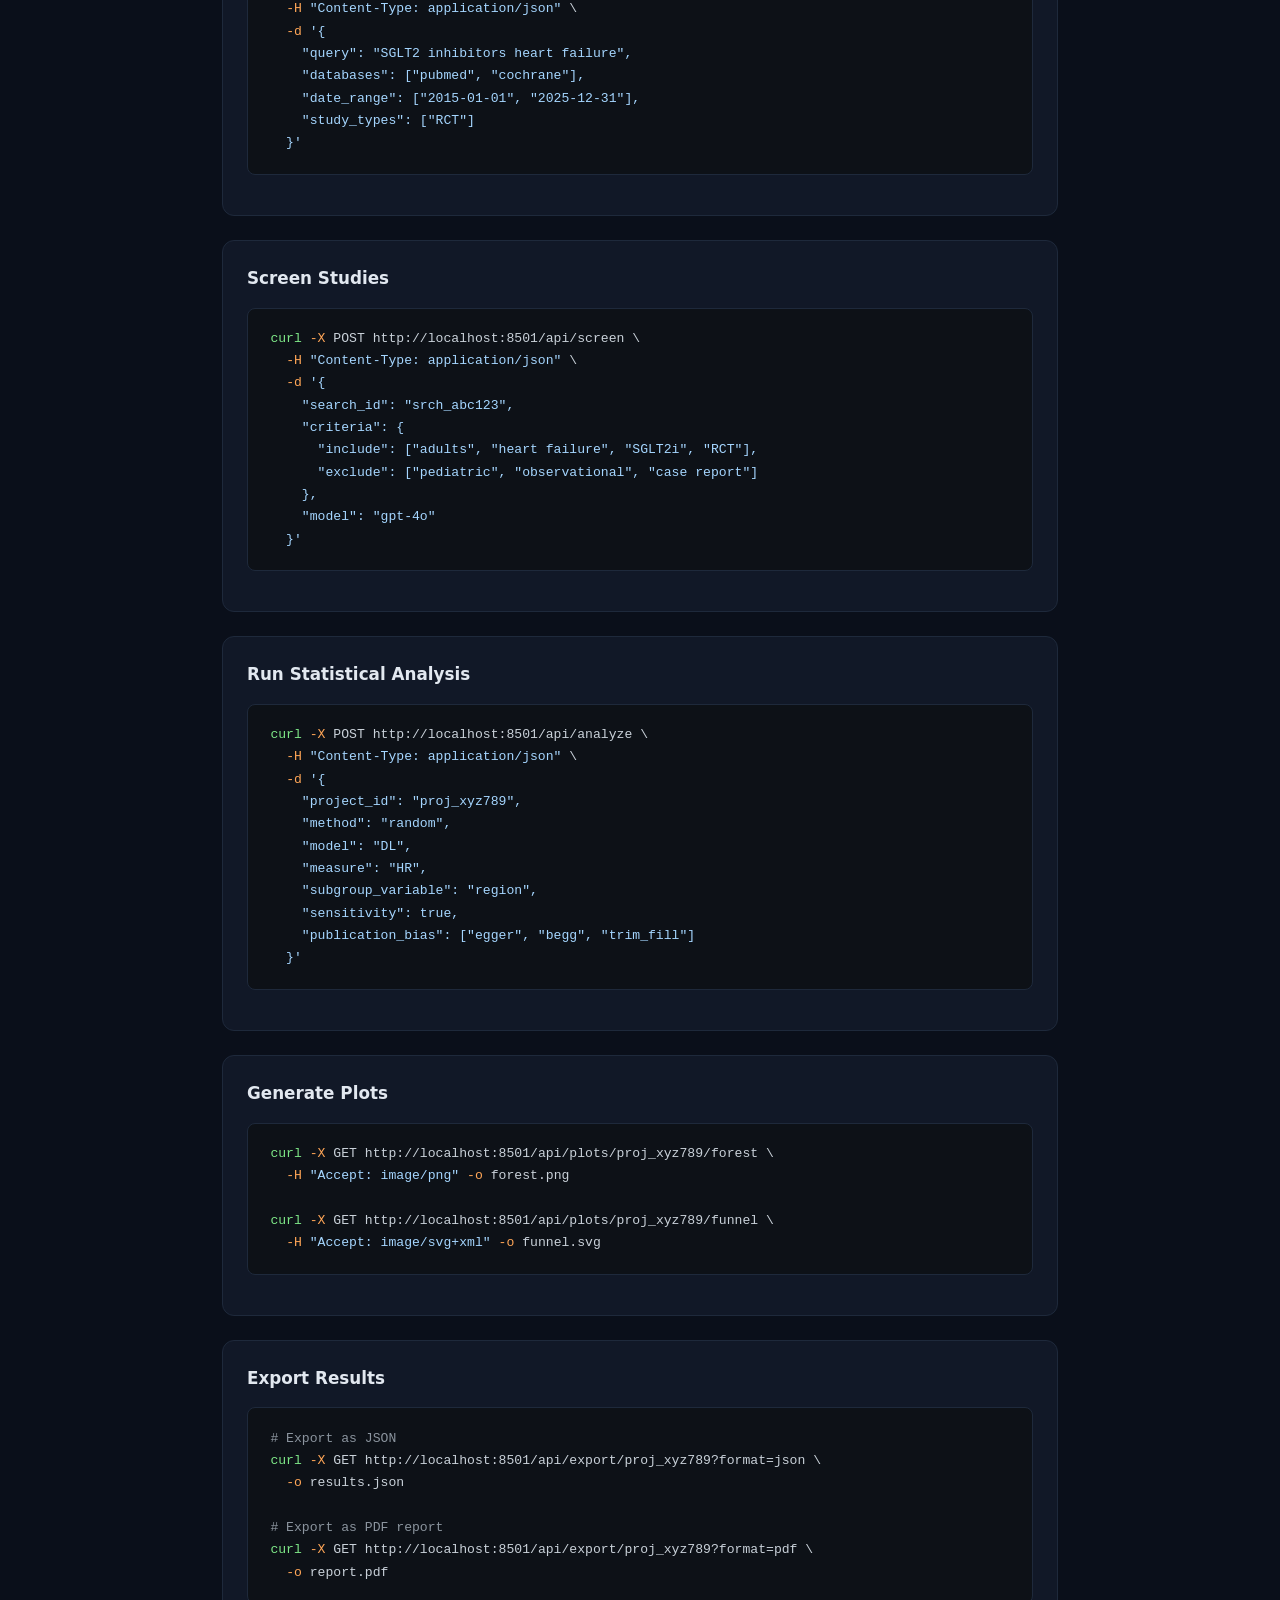
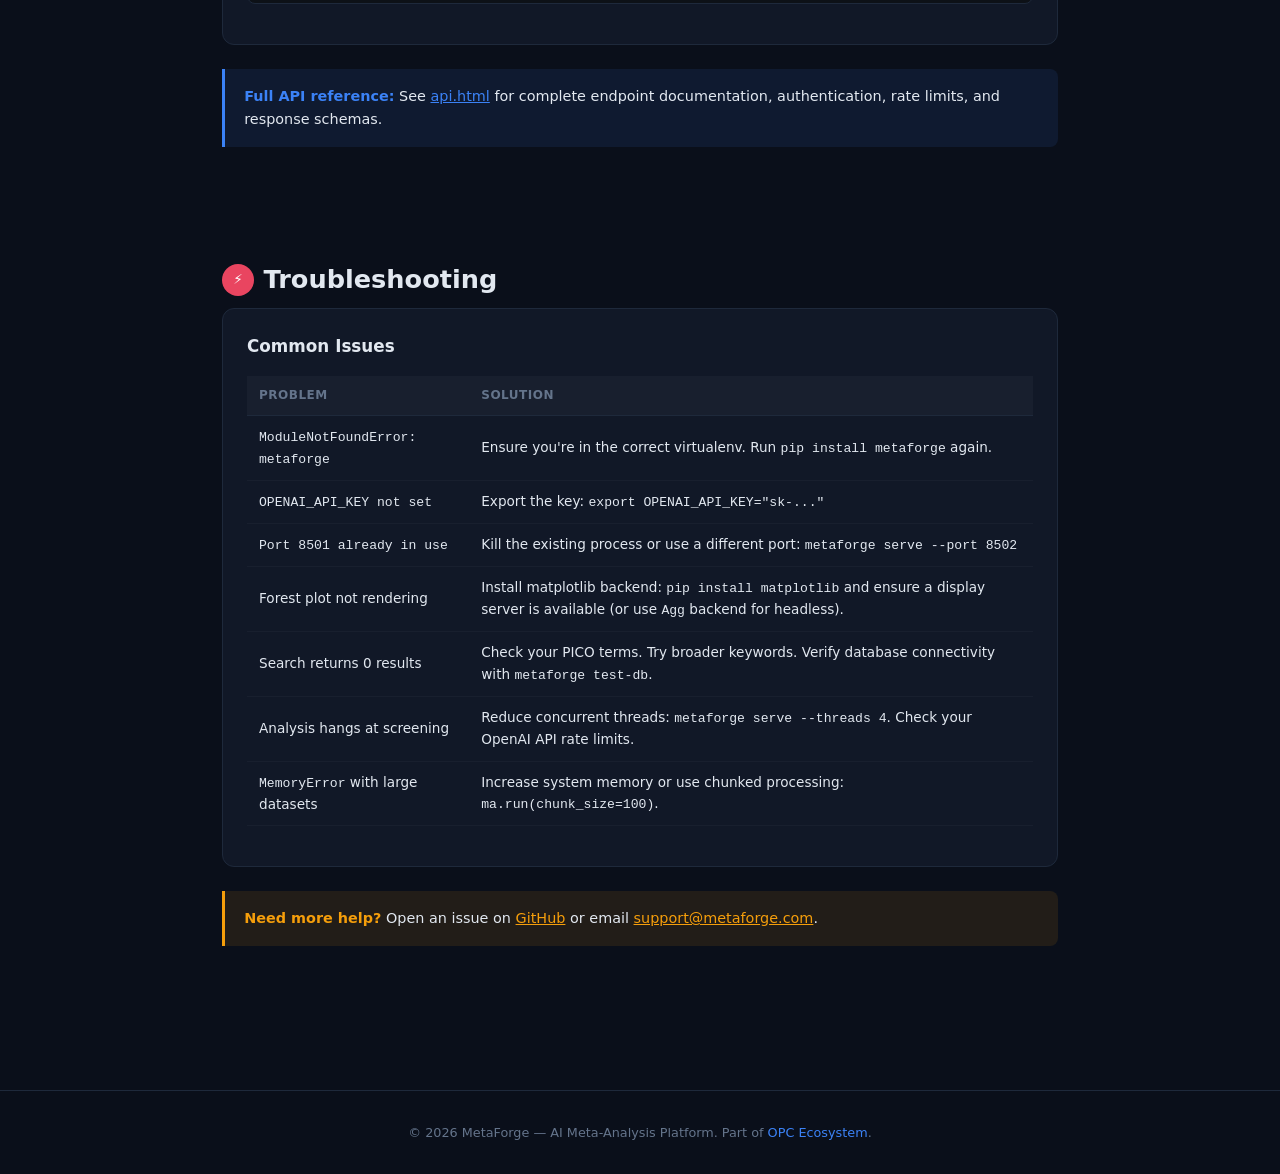
<file: docs/getting-started.html>
<!DOCTYPE html>
<html lang="en">
<head>
<meta charset="UTF-8">
<meta name="viewport" content="width=device-width,initial-scale=1.0">
<title>Getting Started — MetaForge</title>
<meta name="description" content="Step-by-step tutorial for MetaForge. Install, configure, run your first meta-analysis, and export results.">
<style>
*{margin:0;padding:0;box-sizing:border-box}
:root{--bg:#0a0f1a;--surface:#111827;--border:#1e293b;--text:#e2e8f0;--muted:#64748b;--accent:#e94560;--accent2:#3b82f6;--success:#22c55e;--warn:#f59e0b;--purple:#a855f7}
body{background:var(--bg);color:var(--text);font-family:'Inter',system-ui,-apple-system,sans-serif;line-height:1.6}
.topnav{position:sticky;top:0;z-index:100;background:rgba(10,15,26,0.95);backdrop-filter:blur(12px);border-bottom:1px solid var(--border);padding:0 2rem;display:flex;align-items:center;justify-content:space-between;height:56px}
.brand{color:var(--accent);font-weight:800;font-size:1.2rem;text-decoration:none}
.nav-links{display:flex;gap:1.5rem;align-items:center}
.nav-links a{color:var(--muted);text-decoration:none;font-size:0.85rem;font-weight:500;transition:color 0.2s}
.nav-links a:hover{color:var(--text)}
.btn-nav{background:var(--accent)!important;color:#fff!important;padding:6px 14px;border-radius:6px;font-weight:600!important}
.container{max-width:900px;margin:0 auto;padding:2rem}
.hero{text-align:center;padding:4rem 2rem 3rem;background:linear-gradient(135deg,#0a0f1a 0%,#1a1a2e 100%)}
.hero h1{font-size:clamp(2rem,4vw,3rem);font-weight:800;margin-bottom:0.8rem}
.hero h1 .grad{background:linear-gradient(135deg,var(--accent),var(--accent2));-webkit-background-clip:text;-webkit-text-fill-color:transparent}
.hero p{color:var(--muted);max-width:600px;margin:0 auto;font-size:1.05rem}
.section{padding:3rem 0}
.section-title{font-size:1.6rem;font-weight:700;margin-bottom:0.5rem;display:flex;align-items:center;gap:0.6rem}
.section-title .step-num{display:inline-flex;align-items:center;justify-content:center;width:32px;height:32px;border-radius:50%;background:var(--accent);color:#fff;font-size:0.85rem;font-weight:700;flex-shrink:0}
.section-desc{color:var(--muted);margin-bottom:1.5rem;font-size:0.95rem}
.card{background:var(--surface);border:1px solid var(--border);border-radius:12px;padding:1.5rem;margin-bottom:1.5rem}
.card h3{font-size:1.05rem;margin-bottom:0.6rem}
.card p{color:var(--muted);font-size:0.9rem}
.btn{display:inline-block;padding:10px 24px;border-radius:8px;font-weight:600;font-size:0.85rem;text-decoration:none;transition:all 0.2s;border:none;cursor:pointer}
.btn-primary{background:var(--accent);color:#fff}
.btn-primary:hover{background:#d63a54}
.btn-outline{background:transparent;border:1px solid var(--border);color:var(--muted)}
.btn-outline:hover{border-color:var(--accent2);color:var(--accent2)}
code{font-family:'JetBrains Mono','Fira Code',monospace;font-size:0.82rem}
pre{background:#0d1117;border:1px solid var(--border);border-radius:8px;padding:1.2rem 1.4rem;overflow-x:auto;margin:1rem 0;font-size:0.82rem;line-height:1.7}
pre code{color:#c9d1d9}
.comment{color:#8b949e}.string{color:#a5d6ff}.keyword{color:#ff7b72}.func{color:#d2a8ff}.num{color:#79c0ff}.cmd{color:#7ee787}.flag{color:#ffa657}
table{width:100%;border-collapse:collapse;font-size:0.85rem;margin:1rem 0}
th{background:rgba(255,255,255,0.03);color:var(--muted);text-align:left;padding:10px 12px;border-bottom:1px solid var(--border);font-weight:600;font-size:0.75rem;text-transform:uppercase;letter-spacing:0.5px}
td{padding:10px 12px;border-bottom:1px solid rgba(255,255,255,0.03)}
tr:hover{background:rgba(255,255,255,0.02)}
.tip{background:rgba(59,130,246,0.1);border-left:3px solid var(--accent2);padding:1rem 1.2rem;border-radius:0 8px 8px 0;margin:1rem 0;font-size:0.9rem}
.tip strong{color:var(--accent2)}
.warn{background:rgba(245,158,11,0.1);border-left:3px solid var(--warn);padding:1rem 1.2rem;border-radius:0 8px 8px 0;margin:1rem 0;font-size:0.9rem}
.warn strong{color:var(--warn)}
.img-placeholder{background:var(--surface);border:2px dashed var(--border);border-radius:12px;padding:3rem;text-align:center;color:var(--muted);font-size:0.9rem;margin:1rem 0}
.toc{background:var(--surface);border:1px solid var(--border);border-radius:12px;padding:1.5rem;margin:2rem 0}
.toc h3{font-size:0.9rem;margin-bottom:0.8rem;color:var(--muted);text-transform:uppercase;letter-spacing:1px}
.toc ol{padding-left:1.5rem;color:var(--muted);font-size:0.9rem}
.toc li{padding:0.3rem 0}
.toc a{color:var(--accent2);text-decoration:none}
.toc a:hover{text-decoration:underline}
.tag{display:inline-block;font-size:0.7rem;padding:2px 8px;border-radius:4px;background:rgba(255,255,255,0.05);color:var(--muted);margin:2px}
footer{text-align:center;padding:2rem;color:var(--muted);font-size:0.8rem;border-top:1px solid var(--border);margin-top:3rem}
footer a{color:var(--accent2);text-decoration:none}
@media(max-width:768px){.topnav{padding:0 1rem}.nav-links{gap:0.8rem;flex-wrap:wrap}pre{padding:0.8rem;font-size:0.75rem}}
</style>
</head>
<body>
<nav class="topnav">
  <a class="brand" href="index.html">MetaForge</a>
  <div class="nav-links">
    <a href="index.html">Home</a>
    <a href="features.html">Features</a>
    <a href="pricing.html">Pricing</a>
    <a href="api.html">API</a>
    <a href="about.html">About</a>
    <a href="https://github.com/MetaForge — AI Meta-Analysis Platform/metaforge">GitHub</a>
    <a href="https://mokangmedical.github.io/metaforge/app" class="btn-nav">Try Workbench</a>
  </div>
</nav>

<div class="hero">
  <h1><span class="grad">Getting Started</span> with MetaForge</h1>
  <p>From installation to your first publication-ready meta-analysis in under 30 minutes.</p>
</div>

<div class="container">

  <div class="toc">
    <h3>Table of Contents</h3>
    <ol>
      <li><a href="#quickstart">Quick Start — Installation &amp; Setup</a></li>
      <li><a href="#workbench">Using the Workbench</a></li>
      <li><a href="#first-analysis">Running Your First Analysis</a></li>
      <li><a href="#understanding-results">Understanding Results</a></li>
      <li><a href="#exporting">Exporting Reports</a></li>
      <li><a href="#api-usage">API Usage</a></li>
      <li><a href="#troubleshooting">Troubleshooting</a></li>
    </ol>
  </div>

  <!-- Step 1: Quick Start -->
  <div class="section" id="quickstart">
    <h2 class="section-title"><span class="step-num">1</span> Quick Start</h2>
    <p class="section-desc">Install MetaForge and get the server running in two commands.</p>

    <div class="card">
      <h3>Prerequisites</h3>
      <p>Python 3.9+ and pip. An OpenAI API key is required for AI-powered features (screening, extraction, quality assessment).</p>
    </div>

    <div class="card">
      <h3>Install via pip</h3>
      <pre><code><span class="comment"># Install MetaForge from PyPI</span>
<span class="cmd">pip</span> install metaforge

<span class="comment"># Or install from source for the latest features</span>
<span class="cmd">git</span> clone https://github.com/MetaForge/metaforge.git
<span class="cmd">cd</span> metaforge
<span class="cmd">pip</span> install -e .</code></pre>
    </div>

    <div class="card">
      <h3>Configure Environment</h3>
      <pre><code><span class="comment"># Set your OpenAI API key (required for AI modules)</span>
<span class="cmd">export</span> <span class="keyword">OPENAI_API_KEY</span>=<span class="string">"sk-your-key-here"</span>

<span class="comment"># Optional: set a custom port (default is 8501)</span>
<span class="cmd">export</span> <span class="keyword">METAFORGE_PORT</span>=<span class="string">"8501"</span></code></pre>
    </div>

    <div class="card">
      <h3>Launch the Server</h3>
      <pre><code><span class="comment"># Start MetaForge server</span>
<span class="cmd">metaforge</span> serve

<span class="comment"># Or run with Streamlit directly</span>
<span class="cmd">streamlit</span> run metaforge/app.py <span class="flag">--server.port</span> <span class="num">8501</span>

<span class="comment"># Server will be available at http://localhost:8501</span></code></pre>
      <div class="tip">
        <strong>Tip:</strong> For production deployments, use <code>metaforge serve --host 0.0.0.0 --port 80</code> and place behind a reverse proxy.
      </div>
    </div>
  </div>

  <!-- Step 2: Using the Workbench -->
  <div class="section" id="workbench">
    <h2 class="section-title"><span class="step-num">2</span> Using the Workbench</h2>
    <p class="section-desc">The interactive Workbench is your primary interface for building meta-analyses visually.</p>

    <div class="img-placeholder">
      <p>📊 Workbench Dashboard Screenshot</p>
      <p style="font-size:0.8rem;margin-top:0.5rem">The Workbench provides a drag-and-drop interface for configuring your analysis pipeline.</p>
    </div>

    <div class="card">
      <h3>Step 2a — Define Your Research Question</h3>
      <p>Start by entering your PICO criteria in the sidebar:</p>
      <table>
        <tr><th>Field</th><th>Example</th></tr>
        <tr><td><strong>Population</strong></td><td>Adults with type 2 diabetes</td></tr>
        <tr><td><strong>Intervention</strong></td><td>SGLT2 inhibitors</td></tr>
        <tr><td><strong>Comparator</strong></td><td>Placebo or standard care</td></tr>
        <tr><td><strong>Outcome</strong></td><td>Major adverse cardiovascular events (MACE)</td></tr>
        <tr><td><strong>Study Design</strong></td><td>Randomized controlled trials</td></tr>
      </table>
    </div>

    <div class="card">
      <h3>Step 2b — Select Databases</h3>
      <p>Choose one or more databases to search. The AI will auto-generate optimized search strategies.</p>
      <div style="margin-top:0.6rem">
        <span class="tag">PubMed</span><span class="tag">Cochrane Library</span><span class="tag">Embase</span>
        <span class="tag">Web of Science</span><span class="tag">CNKI</span><span class="tag">Wanfang</span>
        <span class="tag">Scopus</span><span class="tag">PsycINFO</span><span class="tag">CINAHL</span>
      </div>
    </div>

    <div class="img-placeholder">
      <p>📋 Search Strategy Builder Screenshot</p>
      <p style="font-size:0.8rem;margin-top:0.5rem">AI-generated MeSH terms, Boolean operators, and field tags are shown for review before execution.</p>
    </div>

    <div class="card">
      <h3>Step 2c — Upload Your Own Data (Optional)</h3>
      <p>If you already have extracted data, upload a CSV or Excel file with columns for study name, effect size, and confidence intervals:</p>
      <pre><code><span class="comment"># Example CSV format</span>
study,TE,seTE,treatment,control,n_treatment,n_control
Smith 2020,0.72,0.15,45,38,120,118
Johnson 2021,0.58,0.22,52,41,200,195
Lee 2022,0.85,0.18,61,48,150,148</code></pre>
    </div>
  </div>

  <!-- Step 3: Running Your First Analysis -->
  <div class="section" id="first-analysis">
    <h2 class="section-title"><span class="step-num">3</span> Running Your First Analysis</h2>
    <p class="section-desc">Execute a complete meta-analysis programmatically or via the Workbench.</p>

    <div class="card">
      <h3>Python API — Quick Analysis</h3>
      <pre><code><span class="keyword">from</span> metaforge <span class="keyword">import</span> MetaAnalysis
<span class="keyword">from</span> metaforge.stats <span class="keyword">import</span> RandomEffects, FixedEffects

<span class="comment"># Initialize with your data</span>
ma = MetaAnalysis(
    data=<span class="string">"path/to/studies.csv"</span>,
    method=<span class="string">"random"</span>,          <span class="comment"># "fixed", "random", or "peto"</span>
    model=<span class="string">"DL"</span>,               <span class="comment"># DerSimonian-Laird estimator</span>
    measure=<span class="string">"OR"</span>              <span class="comment"># OR, RR, RD, SMD, HR</span>
)

<span class="comment"># Run the analysis</span>
results = ma.<span class="func">run</span>()

<span class="comment"># Print summary</span>
<span class="func">print</span>(results.<span class="func">summary</span>())
<span class="comment"># ┌─────────────────────────────────────────────────┐
# │  Pooled OR: 1.42 (95% CI: 1.18–1.71)           │
# │  Heterogeneity: I²=34.2%, τ²=0.04, p=0.003     │
# │  Test for overall effect: Z=3.68, p=0.0002      │
# └─────────────────────────────────────────────────┘</span>

<span class="comment"># Generate forest plot</span>
ma.<span class="func">plot_forest</span>(output=<span class="string">"forest_plot.png"</span>, dpi=<span class="num">300</span>)

<span class="comment"># Generate funnel plot for publication bias</span>
ma.<span class="func">plot_funnel</span>(output=<span class="string">"funnel_plot.png"</span>)

<span class="comment"># Subgroup analysis</span>
subgroup = ma.<span class="func">subgroup</span>(by=<span class="string">"region"</span>)
<span class="func">print</span>(subgroup.<span class="func">summary</span>())</code></pre>
    </div>

    <div class="card">
      <h3>Using the Workbench (Visual Mode)</h3>
      <p>In the Workbench, click <strong>"Run Analysis"</strong> after configuring your data. The AI will:</p>
      <ol style="padding-left:1.5rem;color:var(--muted);font-size:0.9rem;margin-top:0.5rem">
        <li>Auto-select the appropriate statistical model based on your data characteristics</li>
        <li>Run heterogeneity tests (Cochran's Q, I², τ²)</li>
        <li>Generate forest plots, funnel plots, and Galbraith plots</li>
        <li>Perform sensitivity analysis (leave-one-out)</li>
        <li>Assess publication bias (Egger's test, Begg's test, trim-and-fill)</li>
        <li>Generate a PRISMA-compliant report</li>
      </ol>
    </div>

    <div class="img-placeholder">
      <p>📈 Forest Plot Output Screenshot</p>
      <p style="font-size:0.8rem;margin-top:0.5rem">Auto-generated forest plot with pooled estimates, prediction intervals, and heterogeneity statistics.</p>
    </div>
  </div>

  <!-- Step 4: Understanding Results -->
  <div class="section" id="understanding-results">
    <h2 class="section-title"><span class="step-num">4</span> Understanding Results</h2>
    <p class="section-desc">Learn to interpret the key outputs of your meta-analysis.</p>

    <div class="card">
      <h3>Forest Plot Interpretation</h3>
      <table>
        <tr><th>Element</th><th>Meaning</th></tr>
        <tr><td><strong>Squares</strong></td><td>Individual study effect sizes. Larger squares = larger study weight.</td></tr>
        <tr><td><strong>Horizontal lines</strong></td><td>95% confidence interval for each study.</td></tr>
        <tr><td><strong>Diamond</strong></td><td>Pooled effect estimate. Width = 95% CI of the pooled estimate.</td></tr>
        <tr><td><strong>Favors left/right</strong></td><td>Direction of effect. Line of no-effect (OR=1, SMD=0) shown as dashed vertical.</td></tr>
        <tr><td><strong>Prediction interval</strong></td><td>Dashed diamond showing the range of true effects in future studies.</td></tr>
      </table>
    </div>

    <div class="card">
      <h3>Heterogeneity Metrics</h3>
      <table>
        <tr><th>Metric</th><th>Interpretation</th></tr>
        <tr><td><strong>I² &lt; 25%</strong></td><td>Low heterogeneity — studies are consistent.</td></tr>
        <tr><td><strong>I² 25–75%</strong></td><td>Moderate heterogeneity — explore with subgroup or meta-regression.</td></tr>
        <tr><td><strong>I² &gt; 75%</strong></td><td>High heterogeneity — investigate sources; consider if pooling is appropriate.</td></tr>
        <tr><td><strong>Cochran's Q</strong></td><td>Chi-squared test. p &lt; 0.10 suggests significant heterogeneity.</td></tr>
        <tr><td><strong>τ² (tau-squared)</strong></td><td>Between-study variance. Higher values = more variability in true effects.</td></tr>
      </table>
      <div class="tip">
        <strong>Tip:</strong> I² alone can be misleading with few studies. Always report Q, τ², and prediction intervals alongside I².
      </div>
    </div>

    <div class="card">
      <h3>Publication Bias Assessment</h3>
      <p>MetaForge automatically runs multiple tests:</p>
      <table>
        <tr><th>Test</th><th>When to Use</th></tr>
        <tr><td><strong>Egger's regression</strong></td><td>Continuous outcomes with ≥10 studies.</td></tr>
        <tr><td><strong>Begg's rank test</strong></td><td>Non-parametric alternative; robust with smaller samples.</td></tr>
        <tr><td><strong>Trim-and-fill</strong></td><td>Estimates number of missing studies and adjusts the pooled effect.</td></tr>
        <tr><td><strong>Funnel plot</strong></td><td>Visual inspection for asymmetry (subjective but essential).</td></tr>
      </table>
    </div>
  </div>

  <!-- Step 5: Exporting Reports -->
  <div class="section" id="exporting">
    <h2 class="section-title"><span class="step-num">5</span> Exporting Reports</h2>
    <p class="section-desc">Export your results in multiple formats for publication, collaboration, or further analysis.</p>

    <div class="card">
      <h3>CSV Export</h3>
      <pre><code><span class="comment"># Export study-level data and pooled results</span>
results.<span class="func">export_csv</span>(<span class="string">"my_meta_analysis.csv"</span>)

<span class="comment"># Output columns: study, TE, seTE, lower, upper, weight, z, p</span></code></pre>
    </div>

    <div class="card">
      <h3>JSON Export</h3>
      <pre><code><span class="comment"># Full structured output for programmatic use</span>
results.<span class="func">export_json</span>(<span class="string">"results.json"</span>, pretty=<span class="keyword">True</span>)

<span class="comment"># Includes: pooled_effect, ci_lower, ci_upper, heterogeneity,</span>
<span class="comment"># publication_bias_tests, study_details, subgroup_results</span></code></pre>
    </div>

    <div class="card">
      <h3>PDF / LaTeX Report</h3>
      <pre><code><span class="comment"># Generate a PRISMA-compliant PDF report</span>
results.<span class="func">export_report</span>(
    format=<span class="string">"pdf"</span>,
    template=<span class="string">"prisma"</span>,        <span class="comment"># "prisma", "cochrane", "jama"</span>
    include_plots=<span class="keyword">True</span>,
    language=<span class="string">"en"</span>             <span class="comment"># "en" or "zh"</span>
)

<span class="comment"># Export LaTeX source for journal submission</span>
results.<span class="func">export_report</span>(format=<span class="string">"latex"</span>, output=<span class="string">"report.tex"</span>)</code></pre>
      <div class="tip">
        <strong>Tip:</strong> PDF reports include forest plots, funnel plots, PRISMA flow diagram, risk of bias summary, and all statistical tables — ready for supplementary material submission.
      </div>
    </div>
  </div>

  <!-- Step 6: API Usage -->
  <div class="section" id="api-usage">
    <h2 class="section-title"><span class="step-num">6</span> API Usage</h2>
    <p class="section-desc">Use the REST API to integrate MetaForge into your automated pipelines.</p>

    <div class="card">
      <h3>Start a Search</h3>
      <pre><code><span class="cmd">curl</span> <span class="flag">-X</span> POST http://localhost:8501/api/search \
  <span class="flag">-H</span> <span class="string">"Content-Type: application/json"</span> \
  <span class="flag">-d</span> <span class="string">'{
    "query": "SGLT2 inhibitors heart failure",
    "databases": ["pubmed", "cochrane"],
    "date_range": ["2015-01-01", "2025-12-31"],
    "study_types": ["RCT"]
  }'</span></code></pre>
    </div>

    <div class="card">
      <h3>Screen Studies</h3>
      <pre><code><span class="cmd">curl</span> <span class="flag">-X</span> POST http://localhost:8501/api/screen \
  <span class="flag">-H</span> <span class="string">"Content-Type: application/json"</span> \
  <span class="flag">-d</span> <span class="string">'{
    "search_id": "srch_abc123",
    "criteria": {
      "include": ["adults", "heart failure", "SGLT2i", "RCT"],
      "exclude": ["pediatric", "observational", "case report"]
    },
    "model": "gpt-4o"
  }'</span></code></pre>
    </div>

    <div class="card">
      <h3>Run Statistical Analysis</h3>
      <pre><code><span class="cmd">curl</span> <span class="flag">-X</span> POST http://localhost:8501/api/analyze \
  <span class="flag">-H</span> <span class="string">"Content-Type: application/json"</span> \
  <span class="flag">-d</span> <span class="string">'{
    "project_id": "proj_xyz789",
    "method": "random",
    "model": "DL",
    "measure": "HR",
    "subgroup_variable": "region",
    "sensitivity": true,
    "publication_bias": ["egger", "begg", "trim_fill"]
  }'</span></code></pre>
    </div>

    <div class="card">
      <h3>Generate Plots</h3>
      <pre><code><span class="cmd">curl</span> <span class="flag">-X</span> GET http://localhost:8501/api/plots/proj_xyz789/forest \
  <span class="flag">-H</span> <span class="string">"Accept: image/png"</span> <span class="flag">-o</span> forest.png

<span class="cmd">curl</span> <span class="flag">-X</span> GET http://localhost:8501/api/plots/proj_xyz789/funnel \
  <span class="flag">-H</span> <span class="string">"Accept: image/svg+xml"</span> <span class="flag">-o</span> funnel.svg</code></pre>
    </div>

    <div class="card">
      <h3>Export Results</h3>
      <pre><code><span class="comment"># Export as JSON</span>
<span class="cmd">curl</span> <span class="flag">-X</span> GET http://localhost:8501/api/export/proj_xyz789?format=json \
  <span class="flag">-o</span> results.json

<span class="comment"># Export as PDF report</span>
<span class="cmd">curl</span> <span class="flag">-X</span> GET http://localhost:8501/api/export/proj_xyz789?format=pdf \
  <span class="flag">-o</span> report.pdf</code></pre>
    </div>

    <div class="tip">
      <strong>Full API reference:</strong> See <a href="api.html" style="color:var(--accent2)">api.html</a> for complete endpoint documentation, authentication, rate limits, and response schemas.
    </div>
  </div>

  <!-- Troubleshooting -->
  <div class="section" id="troubleshooting">
    <h2 class="section-title"><span class="step-num">⚡</span> Troubleshooting</h2>

    <div class="card">
      <h3>Common Issues</h3>
      <table>
        <tr><th>Problem</th><th>Solution</th></tr>
        <tr><td><code>ModuleNotFoundError: metaforge</code></td><td>Ensure you're in the correct virtualenv. Run <code>pip install metaforge</code> again.</td></tr>
        <tr><td><code>OPENAI_API_KEY not set</code></td><td>Export the key: <code>export OPENAI_API_KEY="sk-..."</code></td></tr>
        <tr><td><code>Port 8501 already in use</code></td><td>Kill the existing process or use a different port: <code>metaforge serve --port 8502</code></td></tr>
        <tr><td>Forest plot not rendering</td><td>Install matplotlib backend: <code>pip install matplotlib</code> and ensure a display server is available (or use <code>Agg</code> backend for headless).</td></tr>
        <tr><td>Search returns 0 results</td><td>Check your PICO terms. Try broader keywords. Verify database connectivity with <code>metaforge test-db</code>.</td></tr>
        <tr><td>Analysis hangs at screening</td><td>Reduce concurrent threads: <code>metaforge serve --threads 4</code>. Check your OpenAI API rate limits.</td></tr>
        <tr><td><code>MemoryError</code> with large datasets</td><td>Increase system memory or use chunked processing: <code>ma.run(chunk_size=100)</code>.</td></tr>
      </table>
    </div>

    <div class="warn">
      <strong>Need more help?</strong> Open an issue on <a href="https://github.com/MetaForge/metaforge/issues" style="color:var(--warn)">GitHub</a> or email <a href="mailto:support@metaforge.com" style="color:var(--warn)">support@metaforge.com</a>.
    </div>
  </div>

</div>

<footer>
  <p>&copy; 2026 MetaForge — AI Meta-Analysis Platform. Part of <a href="https://mokangmedical.github.io/opc-homepage/">OPC Ecosystem</a>.</p>
</footer>
</body>
</html>
</file>
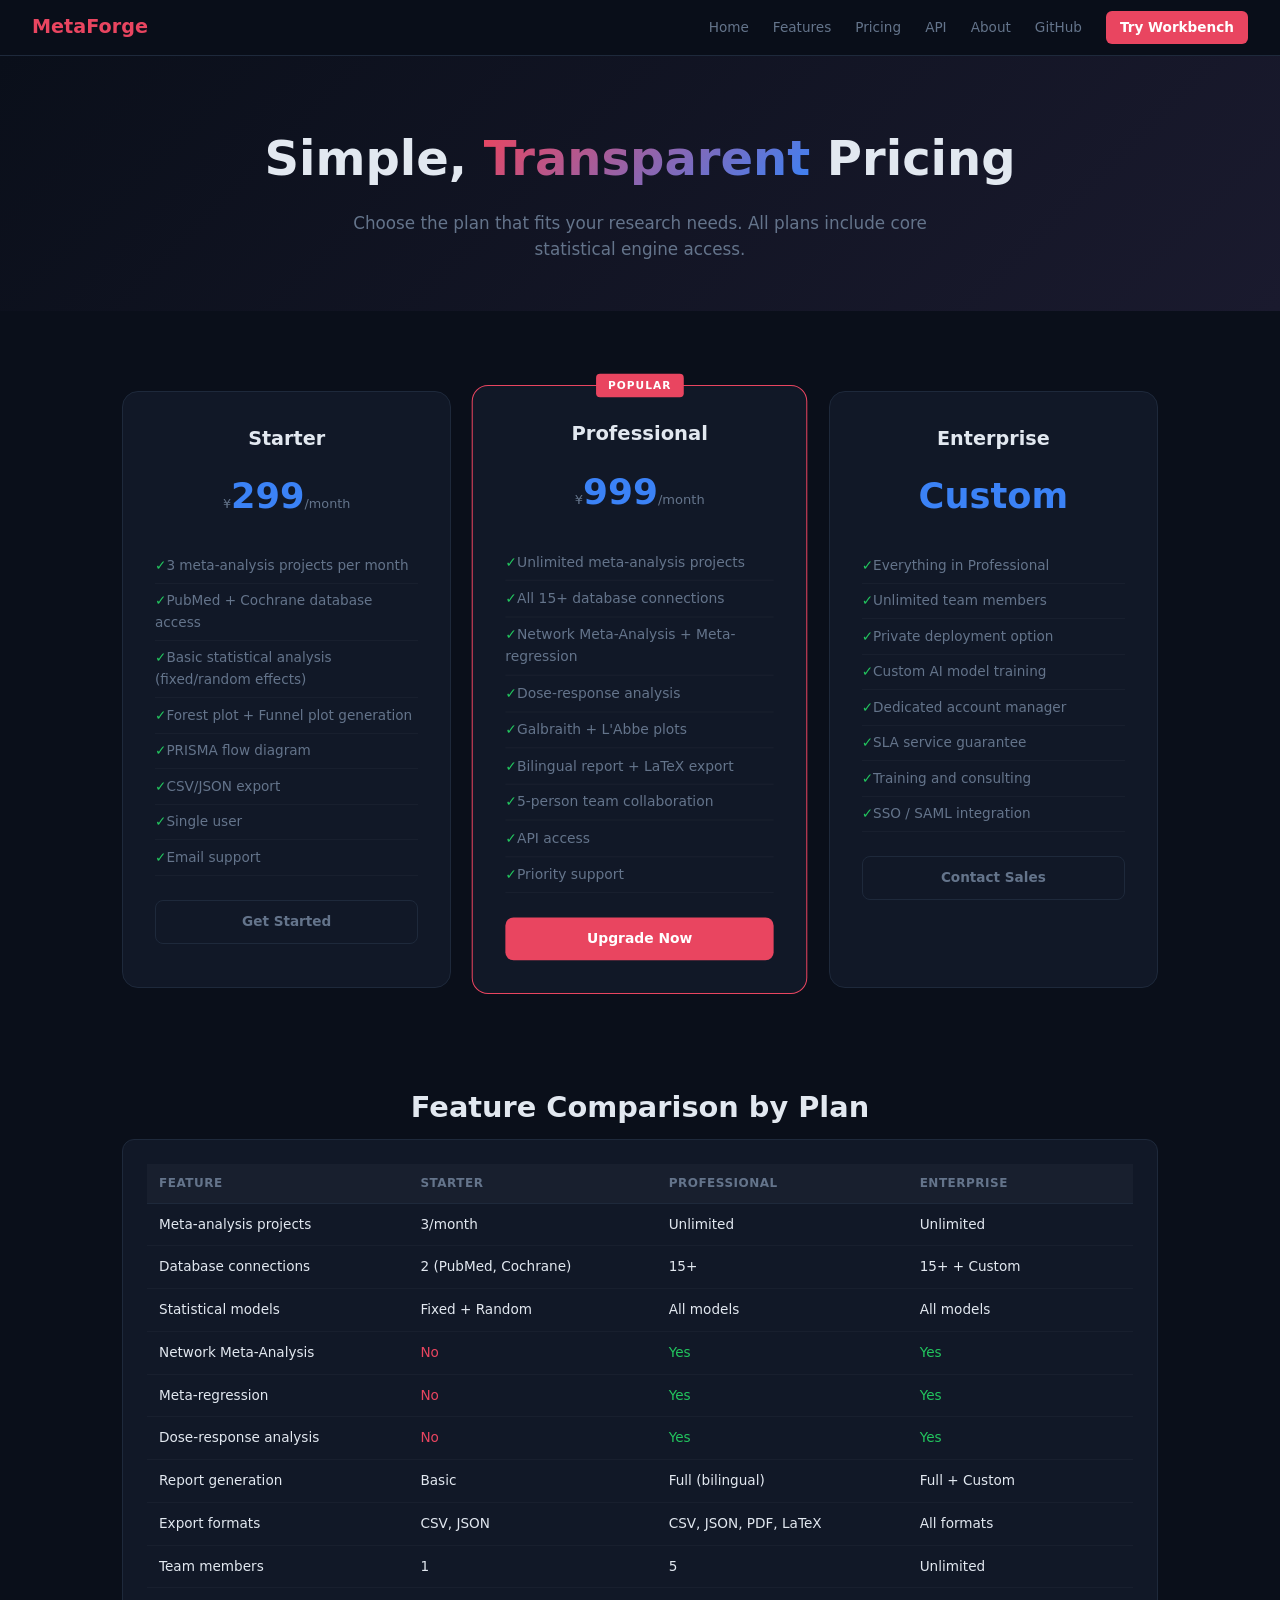
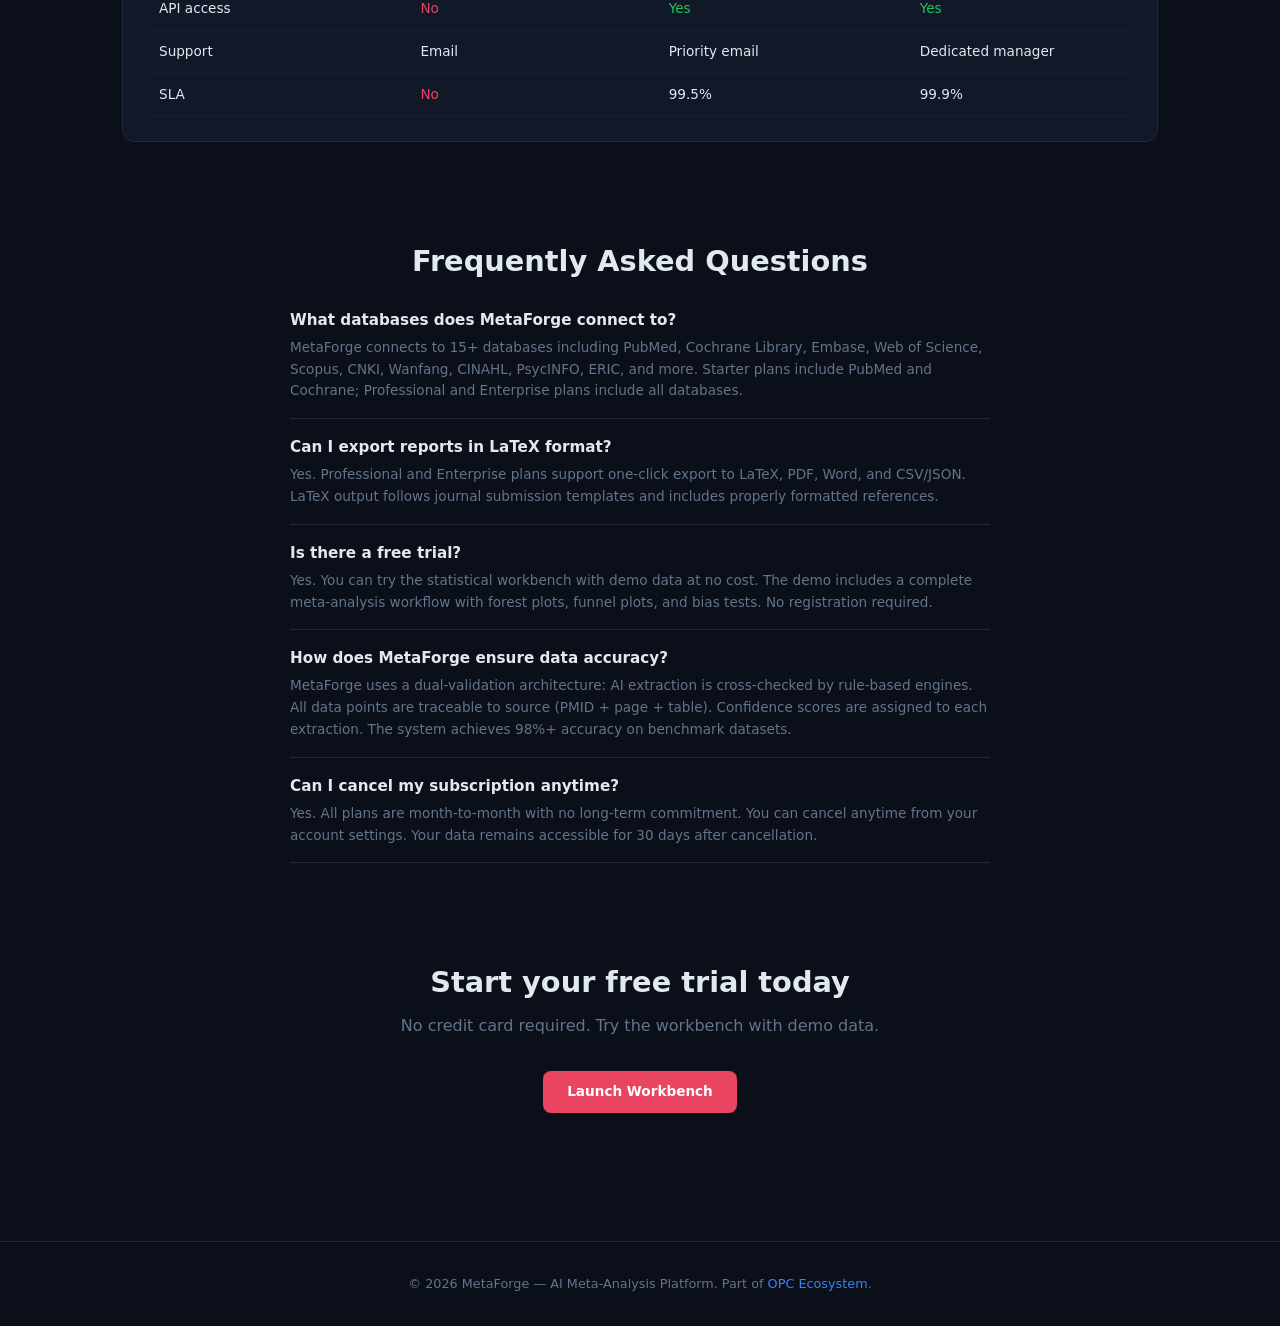
<file: docs/pricing.html>
<!DOCTYPE html>
<html lang="en">
<head>
<meta charset="UTF-8">
<meta name="viewport" content="width=device-width,initial-scale=1.0">
<title>Pricing — MetaForge</title>
<meta name="description" content="MetaForge pricing plans for individual researchers, teams, and institutions.">
<style>
*{margin:0;padding:0;box-sizing:border-box}
:root{--bg:#0a0f1a;--surface:#111827;--border:#1e293b;--text:#e2e8f0;--muted:#64748b;--accent:#e94560;--accent2:#3b82f6;--success:#22c55e;--warn:#f59e0b;--purple:#a855f7}
body{background:var(--bg);color:var(--text);font-family:'Inter',system-ui,-apple-system,sans-serif;line-height:1.6}
.topnav{position:sticky;top:0;z-index:100;background:rgba(10,15,26,0.95);backdrop-filter:blur(12px);border-bottom:1px solid var(--border);padding:0 2rem;display:flex;align-items:center;justify-content:space-between;height:56px}
.brand{color:var(--accent);font-weight:800;font-size:1.2rem;text-decoration:none}
.nav-links{display:flex;gap:1.5rem;align-items:center}
.nav-links a{color:var(--muted);text-decoration:none;font-size:0.85rem;font-weight:500;transition:color 0.2s}
.nav-links a:hover{color:var(--text)}
.btn-nav{background:var(--accent)!important;color:#fff!important;padding:6px 14px;border-radius:6px;font-weight:600!important}
.container{max-width:1100px;margin:0 auto;padding:2rem}
.hero{text-align:center;padding:4rem 2rem 3rem;background:linear-gradient(135deg,#0a0f1a 0%,#1a1a2e 100%)}
.hero h1{font-size:clamp(2rem,4vw,3rem);font-weight:800;margin-bottom:0.8rem}
.hero h1 .grad{background:linear-gradient(135deg,var(--accent),var(--accent2));-webkit-background-clip:text;-webkit-text-fill-color:transparent}
.hero p{color:var(--muted);max-width:600px;margin:0 auto;font-size:1.05rem}
.section{padding:3rem 0}
.section-title{text-align:center;font-size:1.8rem;font-weight:700;margin-bottom:0.5rem}
.section-desc{text-align:center;color:var(--muted);max-width:600px;margin:0 auto 2rem}
.grid-2{display:grid;grid-template-columns:repeat(2,1fr);gap:1.5rem}
.grid-3{display:grid;grid-template-columns:repeat(3,1fr);gap:1.5rem}
.card{background:var(--surface);border:1px solid var(--border);border-radius:12px;padding:1.5rem;transition:all 0.3s}
.card:hover{border-color:var(--accent2);transform:translateY(-2px)}
.card h3{font-size:1.1rem;margin-bottom:0.5rem}
.card p{color:var(--muted);font-size:0.9rem}
.card .icon-box{width:48px;height:48px;border-radius:10px;display:flex;align-items:center;justify-content:center;margin-bottom:1rem;font-size:1.3rem}
.icon-blue{background:rgba(59,130,246,0.15);color:var(--accent2)}
.icon-red{background:rgba(233,69,96,0.15);color:var(--accent)}
.icon-green{background:rgba(34,197,94,0.15);color:var(--success)}
.icon-purple{background:rgba(168,85,247,0.15);color:var(--purple)}
.icon-orange{background:rgba(245,158,11,0.15);color:var(--warn)}
.icon-cyan{background:rgba(6,182,212,0.15);color:#06b6d4}
.tag{display:inline-block;font-size:0.7rem;padding:2px 8px;border-radius:4px;background:rgba(255,255,255,0.05);color:var(--muted);margin:2px}
.price-card{background:var(--surface);border:1px solid var(--border);border-radius:16px;padding:2rem;text-align:center;transition:all 0.3s}
.price-card.featured{border-color:var(--accent);transform:scale(1.02);position:relative}
.price-card.featured::before{content:'POPULAR';position:absolute;top:-12px;left:50%;transform:translateX(-50%);background:var(--accent);color:#fff;font-size:0.65rem;font-weight:700;padding:3px 12px;border-radius:4px;letter-spacing:1px}
.price-card h3{font-size:1.2rem;margin-bottom:0.5rem}
.price-tag{font-size:2.2rem;font-weight:800;color:var(--accent2);margin:0.8rem 0}
.price-tag span{font-size:0.8rem;color:var(--muted);font-weight:400}
.price-card ul{list-style:none;text-align:left;margin:1.5rem 0}
.price-card li{padding:0.4rem 0;color:var(--muted);font-size:0.85rem;border-bottom:1px solid rgba(255,255,255,0.03)}
.price-card li::before{content:'\2713 ';color:var(--success);font-weight:700}
.btn{display:inline-block;padding:10px 24px;border-radius:8px;font-weight:600;font-size:0.85rem;text-decoration:none;transition:all 0.2s;border:none;cursor:pointer}
.btn-primary{background:var(--accent);color:#fff}
.btn-primary:hover{background:#d63a54}
.btn-outline{background:transparent;border:1px solid var(--border);color:var(--muted)}
.btn-outline:hover{border-color:var(--accent2);color:var(--accent2)}
.faq{max-width:700px;margin:0 auto}
.faq-item{border-bottom:1px solid var(--border);padding:1rem 0}
.faq-item h4{color:var(--text);font-size:0.95rem;margin-bottom:0.3rem}
.faq-item p{color:var(--muted);font-size:0.85rem}
table{width:100%;border-collapse:collapse;font-size:0.85rem}
th{background:rgba(255,255,255,0.03);color:var(--muted);text-align:left;padding:10px 12px;border-bottom:1px solid var(--border);font-weight:600;font-size:0.75rem;text-transform:uppercase;letter-spacing:0.5px}
td{padding:10px 12px;border-bottom:1px solid rgba(255,255,255,0.03)}
tr:hover{background:rgba(255,255,255,0.02)}
.check{color:var(--success)}
.cross{color:var(--accent)}
footer{text-align:center;padding:2rem;color:var(--muted);font-size:0.8rem;border-top:1px solid var(--border);margin-top:3rem}
footer a{color:var(--accent2);text-decoration:none}
@media(max-width:768px){.grid-2,.grid-3{grid-template-columns:1fr}.topnav{padding:0 1rem}.nav-links{gap:0.8rem;flex-wrap:wrap}}
</style>
</head>
<body>
<nav class="topnav">
  <a class="brand" href="index.html">MetaForge</a>
  <div class="nav-links">
    <a href="index.html">Home</a>
    <a href="features.html">Features</a>
    <a href="pricing.html">Pricing</a>
    <a href="api.html">API</a>
    <a href="about.html">About</a>
    <a href="https://github.com/MetaForge — AI Meta-Analysis Platform/metaforge">GitHub</a>
    <a href="https://mokangmedical.github.io/metaforge/app" class="btn-nav">Try Workbench</a>
  </div>
</nav>

<div class="hero">
  <h1>Simple, <span class="grad">Transparent</span> Pricing</h1>
  <p>Choose the plan that fits your research needs. All plans include core statistical engine access.</p>
</div>

<div class="container">
  <div class="section">
    <div class="grid-3">
      <div class="price-card">
        <h3>Starter</h3>
        <div class="price-tag"><span>¥</span>299<span>/month</span></div>
        <ul>
          <li>3 meta-analysis projects per month</li>
          <li>PubMed + Cochrane database access</li>
          <li>Basic statistical analysis (fixed/random effects)</li>
          <li>Forest plot + Funnel plot generation</li>
          <li>PRISMA flow diagram</li>
          <li>CSV/JSON export</li>
          <li>Single user</li>
          <li>Email support</li>
        </ul>
        <a href="https://github.com/MetaForge — AI Meta-Analysis Platform/metaforge" class="btn btn-outline" style="width:100%">Get Started</a>
      </div>
      <div class="price-card featured">
        <h3>Professional</h3>
        <div class="price-tag"><span>¥</span>999<span>/month</span></div>
        <ul>
          <li>Unlimited meta-analysis projects</li>
          <li>All 15+ database connections</li>
          <li>Network Meta-Analysis + Meta-regression</li>
          <li>Dose-response analysis</li>
          <li>Galbraith + L'Abbe plots</li>
          <li>Bilingual report + LaTeX export</li>
          <li>5-person team collaboration</li>
          <li>API access</li>
          <li>Priority support</li>
        </ul>
        <a href="mailto:contact@metaforge.com" class="btn btn-primary" style="width:100%">Upgrade Now</a>
      </div>
      <div class="price-card">
        <h3>Enterprise</h3>
        <div class="price-tag">Custom</div>
        <ul>
          <li>Everything in Professional</li>
          <li>Unlimited team members</li>
          <li>Private deployment option</li>
          <li>Custom AI model training</li>
          <li>Dedicated account manager</li>
          <li>SLA service guarantee</li>
          <li>Training and consulting</li>
          <li>SSO / SAML integration</li>
        </ul>
        <a href="mailto:contact@metaforge.com" class="btn btn-outline" style="width:100%">Contact Sales</a>
      </div>
    </div>
  </div>

  <div class="section">
    <h2 class="section-title">Feature Comparison by Plan</h2>
    <div class="card" style="overflow-x:auto">
      <table>
        <thead>
          <tr><th>Feature</th><th>Starter</th><th>Professional</th><th>Enterprise</th></tr>
        </thead>
        <tbody>
          <tr><td>Meta-analysis projects</td><td>3/month</td><td>Unlimited</td><td>Unlimited</td></tr>
          <tr><td>Database connections</td><td>2 (PubMed, Cochrane)</td><td>15+</td><td>15+ + Custom</td></tr>
          <tr><td>Statistical models</td><td>Fixed + Random</td><td>All models</td><td>All models</td></tr>
          <tr><td>Network Meta-Analysis</td><td class="cross">No</td><td class="check">Yes</td><td class="check">Yes</td></tr>
          <tr><td>Meta-regression</td><td class="cross">No</td><td class="check">Yes</td><td class="check">Yes</td></tr>
          <tr><td>Dose-response analysis</td><td class="cross">No</td><td class="check">Yes</td><td class="check">Yes</td></tr>
          <tr><td>Report generation</td><td>Basic</td><td>Full (bilingual)</td><td>Full + Custom</td></tr>
          <tr><td>Export formats</td><td>CSV, JSON</td><td>CSV, JSON, PDF, LaTeX</td><td>All formats</td></tr>
          <tr><td>Team members</td><td>1</td><td>5</td><td>Unlimited</td></tr>
          <tr><td>API access</td><td class="cross">No</td><td class="check">Yes</td><td class="check">Yes</td></tr>
          <tr><td>Support</td><td>Email</td><td>Priority email</td><td>Dedicated manager</td></tr>
          <tr><td>SLA</td><td class="cross">No</td><td>99.5%</td><td>99.9%</td></tr>
        </tbody>
      </table>
    </div>
  </div>

  <div class="section">
    <h2 class="section-title">Frequently Asked Questions</h2>
    <div class="faq">
      <div class="faq-item">
        <h4>What databases does MetaForge connect to?</h4>
        <p>MetaForge connects to 15+ databases including PubMed, Cochrane Library, Embase, Web of Science, Scopus, CNKI, Wanfang, CINAHL, PsycINFO, ERIC, and more. Starter plans include PubMed and Cochrane; Professional and Enterprise plans include all databases.</p>
      </div>
      <div class="faq-item">
        <h4>Can I export reports in LaTeX format?</h4>
        <p>Yes. Professional and Enterprise plans support one-click export to LaTeX, PDF, Word, and CSV/JSON. LaTeX output follows journal submission templates and includes properly formatted references.</p>
      </div>
      <div class="faq-item">
        <h4>Is there a free trial?</h4>
        <p>Yes. You can try the statistical workbench with demo data at no cost. The demo includes a complete meta-analysis workflow with forest plots, funnel plots, and bias tests. No registration required.</p>
      </div>
      <div class="faq-item">
        <h4>How does MetaForge ensure data accuracy?</h4>
        <p>MetaForge uses a dual-validation architecture: AI extraction is cross-checked by rule-based engines. All data points are traceable to source (PMID + page + table). Confidence scores are assigned to each extraction. The system achieves 98%+ accuracy on benchmark datasets.</p>
      </div>
      <div class="faq-item">
        <h4>Can I cancel my subscription anytime?</h4>
        <p>Yes. All plans are month-to-month with no long-term commitment. You can cancel anytime from your account settings. Your data remains accessible for 30 days after cancellation.</p>
      </div>
    </div>
  </div>

  <div class="section" style="text-align:center">
    <h2 class="section-title">Start your free trial today</h2>
    <p class="section-desc">No credit card required. Try the workbench with demo data.</p>
    <a href="https://mokangmedical.github.io/metaforge/app" class="btn btn-primary">Launch Workbench</a>
  </div>
</div>

<footer>
  <p>&copy; 2026 MetaForge — AI Meta-Analysis Platform. Part of <a href="https://mokangmedical.github.io/opc-homepage/">OPC Ecosystem</a>.</p>
</footer>
</body>
</html>
</file>
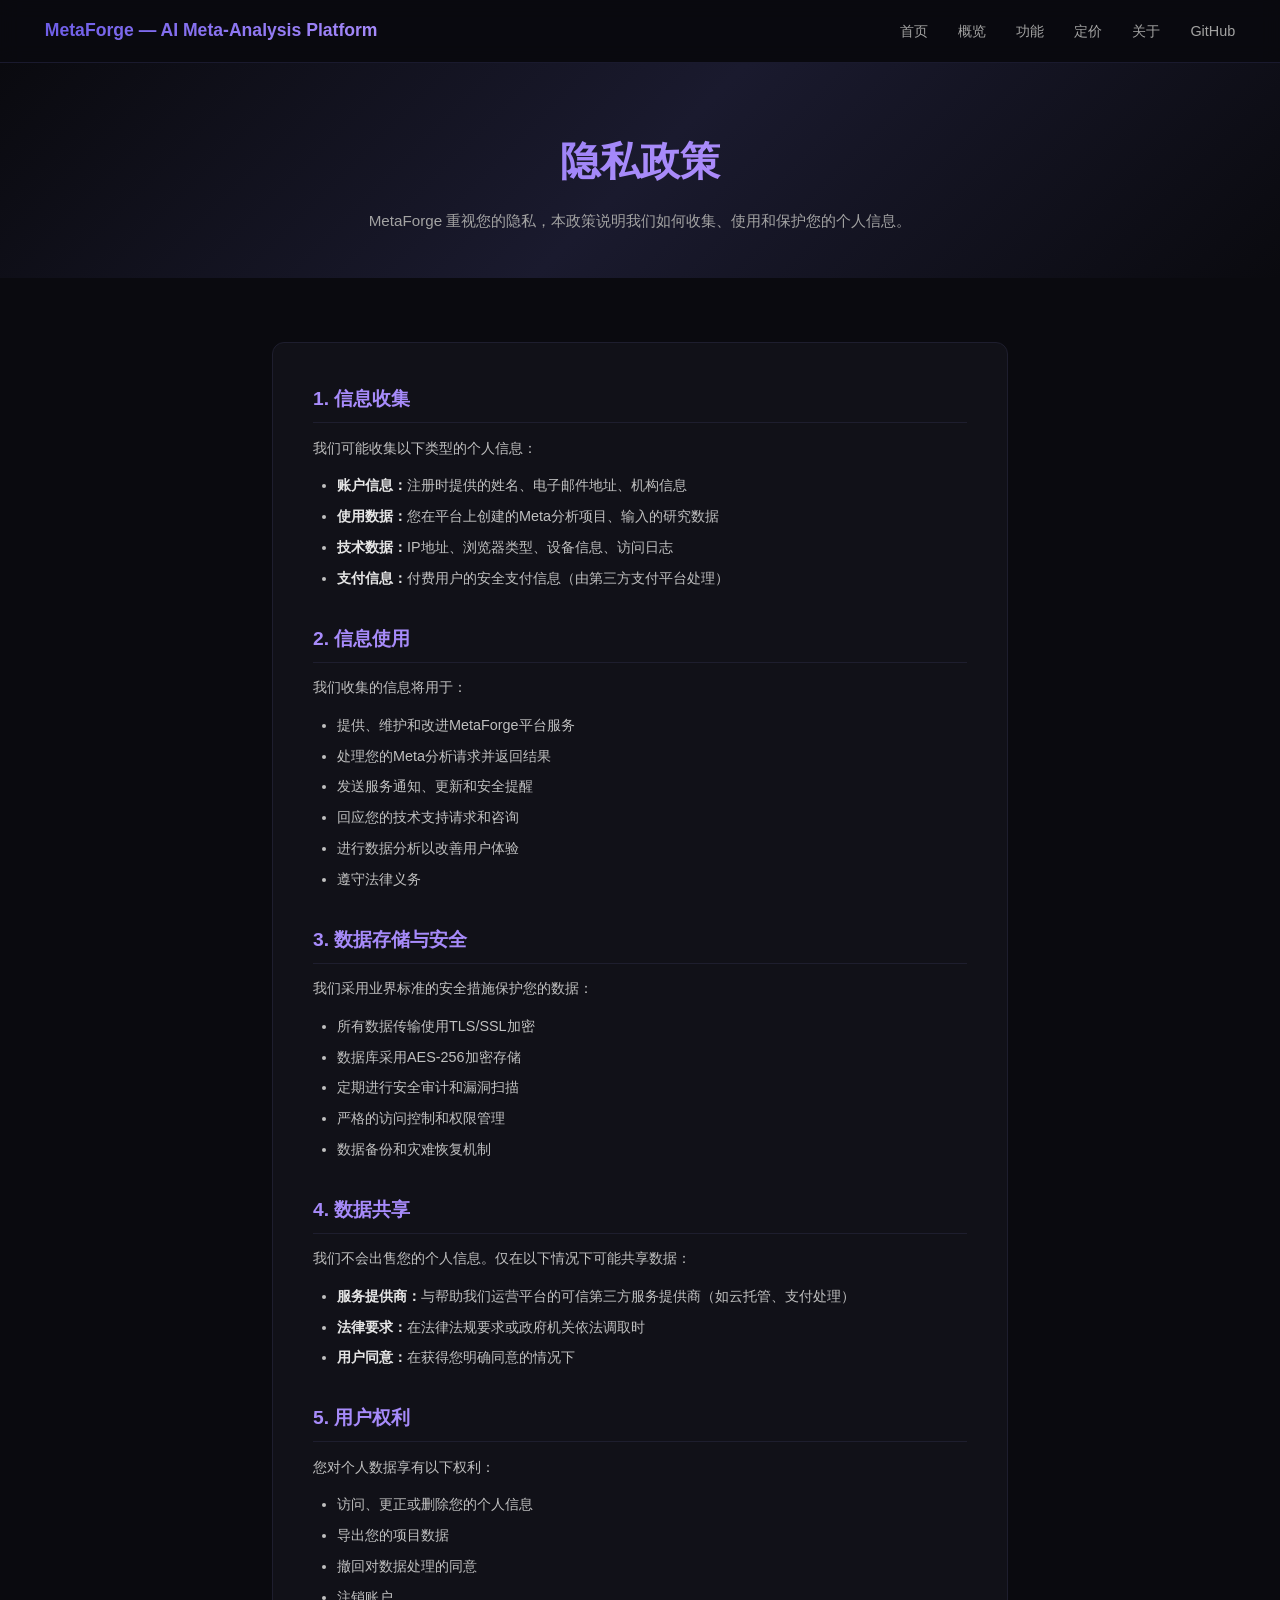
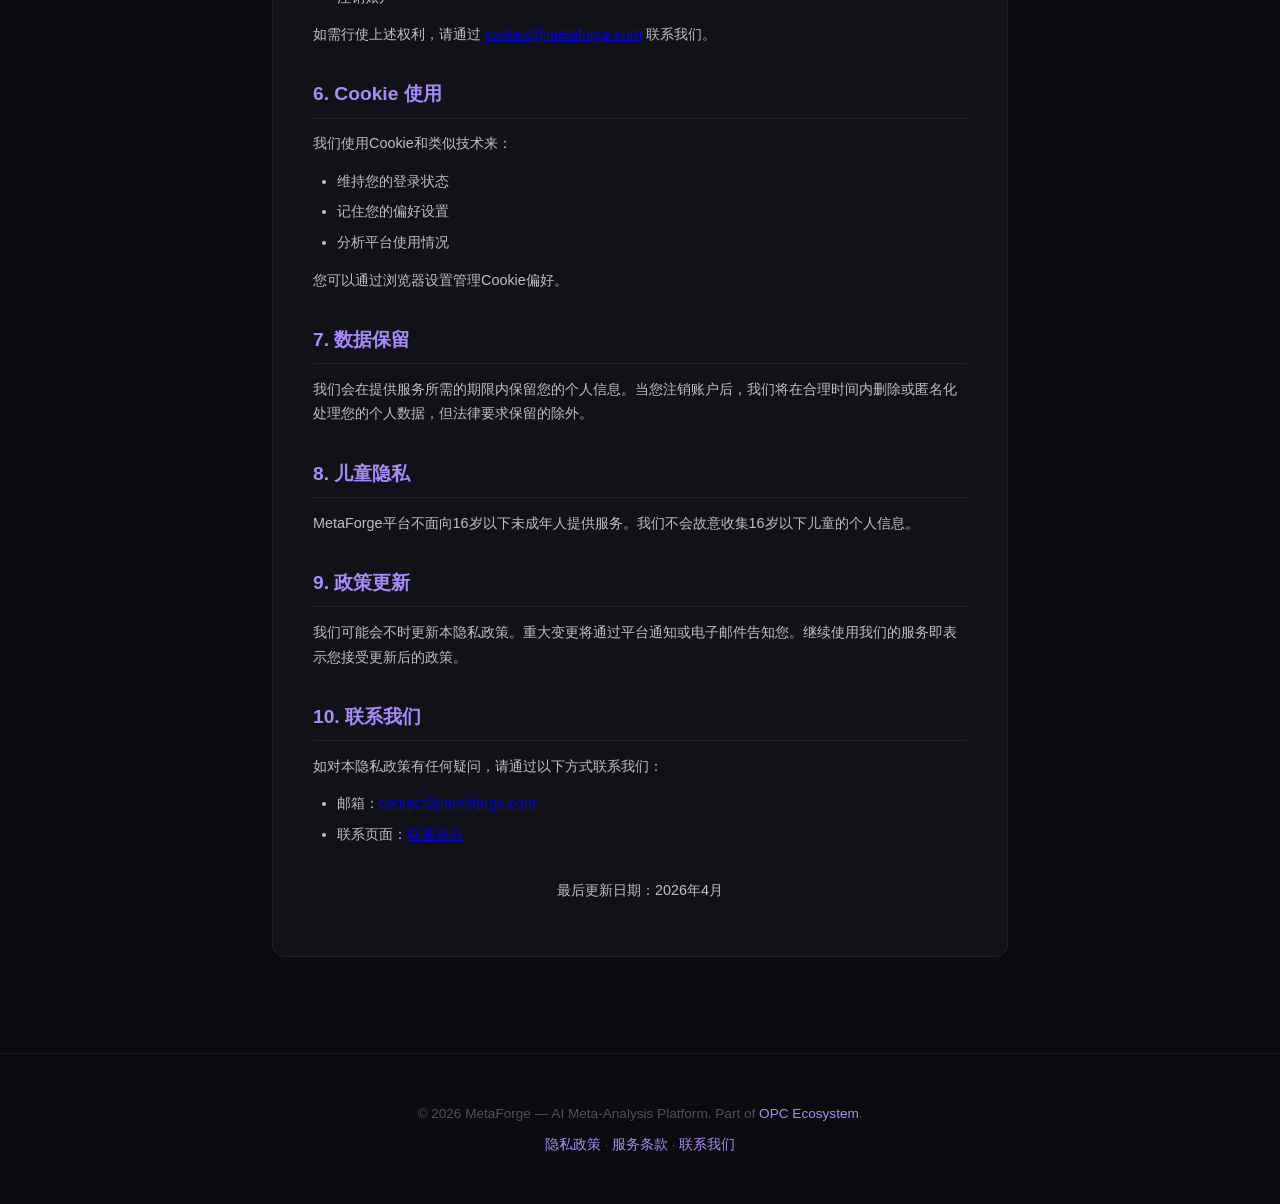
<file: docs/privacy.html>
<!DOCTYPE html>
<html lang="zh-CN">
<head><meta charset="UTF-8"><meta name="viewport" content="width=device-width,initial-scale=1">
<title>隐私政策 - MetaForge</title><style>
*{margin:0;padding:0;box-sizing:border-box}
body{font-family:-apple-system,BlinkMacSystemFont,'Segoe UI','Inter',sans-serif;background:#0a0a0f;color:#e5e5e5;line-height:1.7}
.nav{position:sticky;top:0;z-index:100;padding:1rem 2rem;display:flex;justify-content:space-between;align-items:center;background:#0a0a0fee;backdrop-filter:blur(10px);border-bottom:1px solid #1a1a2e}
.nav a{color:#a3a3a3;text-decoration:none;margin:0 0.8rem;font-size:0.9rem;transition:color 0.3s}
.nav a:hover{color:#fff}
.nav .brand{color:#fff;font-weight:700;font-size:1.1rem;background:linear-gradient(135deg,#6c5ce7,#a78bfa);-webkit-background-clip:text;-webkit-text-fill-color:transparent}
.hero{padding:4rem 2rem 2rem;text-align:center;background:linear-gradient(135deg,#0a0a0f,#1a1a2e,#0a0a0f)}
.hero h1{font-size:clamp(1.8rem,4vw,2.5rem);font-weight:800;background:linear-gradient(135deg,#6c5ce7,#a78bfa,#c084fc);-webkit-background-clip:text;-webkit-text-fill-color:transparent}
.hero p{color:#a3a3a3;max-width:600px;margin:0.8rem auto;font-size:0.95rem}
.container{max-width:800px;margin:0 auto;padding:2rem}
.policy-content{background:#111118;border:1px solid #1e1e2e;border-radius:12px;padding:2.5rem;margin-top:2rem}
.policy-content h2{color:#a78bfa;font-size:1.2rem;margin:2rem 0 0.8rem;padding-bottom:0.4rem;border-bottom:1px solid #1e1e2e}
.policy-content h2:first-child{margin-top:0}
.policy-content h3{color:#fff;font-size:1rem;margin:1.2rem 0 0.5rem}
.policy-content p{color:#c0c0c0;font-size:0.9rem;margin-bottom:0.8rem}
.policy-content ul{color:#c0c0c0;font-size:0.9rem;padding-left:1.5rem;margin-bottom:0.8rem}
.policy-content li{margin-bottom:0.4rem}
.policy-content strong{color:#e5e5e5}
.last-update{color:#64748b;font-size:0.8rem;text-align:center;margin-top:2rem}
footer{text-align:center;padding:3rem;color:#525252;border-top:1px solid #1a1a2e;font-size:0.85rem;margin-top:4rem}
footer a{color:#a78bfa;text-decoration:none}
footer a:hover{text-decoration:underline}
</style></head>
<body>
<nav class="nav">
<a class="brand" href="https://mokangmedical.github.io/opc-homepage/">MetaForge — AI Meta-Analysis Platform</a>
<div>
<a href="../index.html">首页</a>
<a href="index.html">概览</a>
<a href="features.html">功能</a>
<a href="pricing.html">定价</a>
<a href="about.html">关于</a>
<a href="https://github.com/MetaForge — AI Meta-Analysis Platform/metaforge">GitHub</a>
</div>
</nav>

<div class="hero">
<h1>隐私政策</h1>
<p>MetaForge 重视您的隐私，本政策说明我们如何收集、使用和保护您的个人信息。</p>
</div>

<div class="container">
<div class="policy-content">

<h2>1. 信息收集</h2>
<p>我们可能收集以下类型的个人信息：</p>
<ul>
<li><strong>账户信息：</strong>注册时提供的姓名、电子邮件地址、机构信息</li>
<li><strong>使用数据：</strong>您在平台上创建的Meta分析项目、输入的研究数据</li>
<li><strong>技术数据：</strong>IP地址、浏览器类型、设备信息、访问日志</li>
<li><strong>支付信息：</strong>付费用户的安全支付信息（由第三方支付平台处理）</li>
</ul>

<h2>2. 信息使用</h2>
<p>我们收集的信息将用于：</p>
<ul>
<li>提供、维护和改进MetaForge平台服务</li>
<li>处理您的Meta分析请求并返回结果</li>
<li>发送服务通知、更新和安全提醒</li>
<li>回应您的技术支持请求和咨询</li>
<li>进行数据分析以改善用户体验</li>
<li>遵守法律义务</li>
</ul>

<h2>3. 数据存储与安全</h2>
<p>我们采用业界标准的安全措施保护您的数据：</p>
<ul>
<li>所有数据传输使用TLS/SSL加密</li>
<li>数据库采用AES-256加密存储</li>
<li>定期进行安全审计和漏洞扫描</li>
<li>严格的访问控制和权限管理</li>
<li>数据备份和灾难恢复机制</li>
</ul>

<h2>4. 数据共享</h2>
<p>我们不会出售您的个人信息。仅在以下情况下可能共享数据：</p>
<ul>
<li><strong>服务提供商：</strong>与帮助我们运营平台的可信第三方服务提供商（如云托管、支付处理）</li>
<li><strong>法律要求：</strong>在法律法规要求或政府机关依法调取时</li>
<li><strong>用户同意：</strong>在获得您明确同意的情况下</li>
</ul>

<h2>5. 用户权利</h2>
<p>您对个人数据享有以下权利：</p>
<ul>
<li>访问、更正或删除您的个人信息</li>
<li>导出您的项目数据</li>
<li>撤回对数据处理的同意</li>
<li>注销账户</li>
</ul>
<p>如需行使上述权利，请通过 <a href="mailto:contact@metaforge.com">contact@metaforge.com</a> 联系我们。</p>

<h2>6. Cookie 使用</h2>
<p>我们使用Cookie和类似技术来：</p>
<ul>
<li>维持您的登录状态</li>
<li>记住您的偏好设置</li>
<li>分析平台使用情况</li>
</ul>
<p>您可以通过浏览器设置管理Cookie偏好。</p>

<h2>7. 数据保留</h2>
<p>我们会在提供服务所需的期限内保留您的个人信息。当您注销账户后，我们将在合理时间内删除或匿名化处理您的个人数据，但法律要求保留的除外。</p>

<h2>8. 儿童隐私</h2>
<p>MetaForge平台不面向16岁以下未成年人提供服务。我们不会故意收集16岁以下儿童的个人信息。</p>

<h2>9. 政策更新</h2>
<p>我们可能会不时更新本隐私政策。重大变更将通过平台通知或电子邮件告知您。继续使用我们的服务即表示您接受更新后的政策。</p>

<h2>10. 联系我们</h2>
<p>如对本隐私政策有任何疑问，请通过以下方式联系我们：</p>
<ul>
<li>邮箱：<a href="mailto:contact@metaforge.com">contact@metaforge.com</a></li>
<li>联系页面：<a href="contact.html">联系我们</a></li>
</ul>

<p class="last-update">最后更新日期：2026年4月</p>
</div>
</div>

<footer>
<p>&copy; 2026 MetaForge — AI Meta-Analysis Platform. Part of <a href="https://mokangmedical.github.io/opc-homepage/">OPC Ecosystem</a>.</p>
<p style="margin-top:0.5rem"><a href="privacy.html">隐私政策</a> · <a href="terms.html">服务条款</a> · <a href="contact.html">联系我们</a></p>
</footer>
</body></html>
</file>
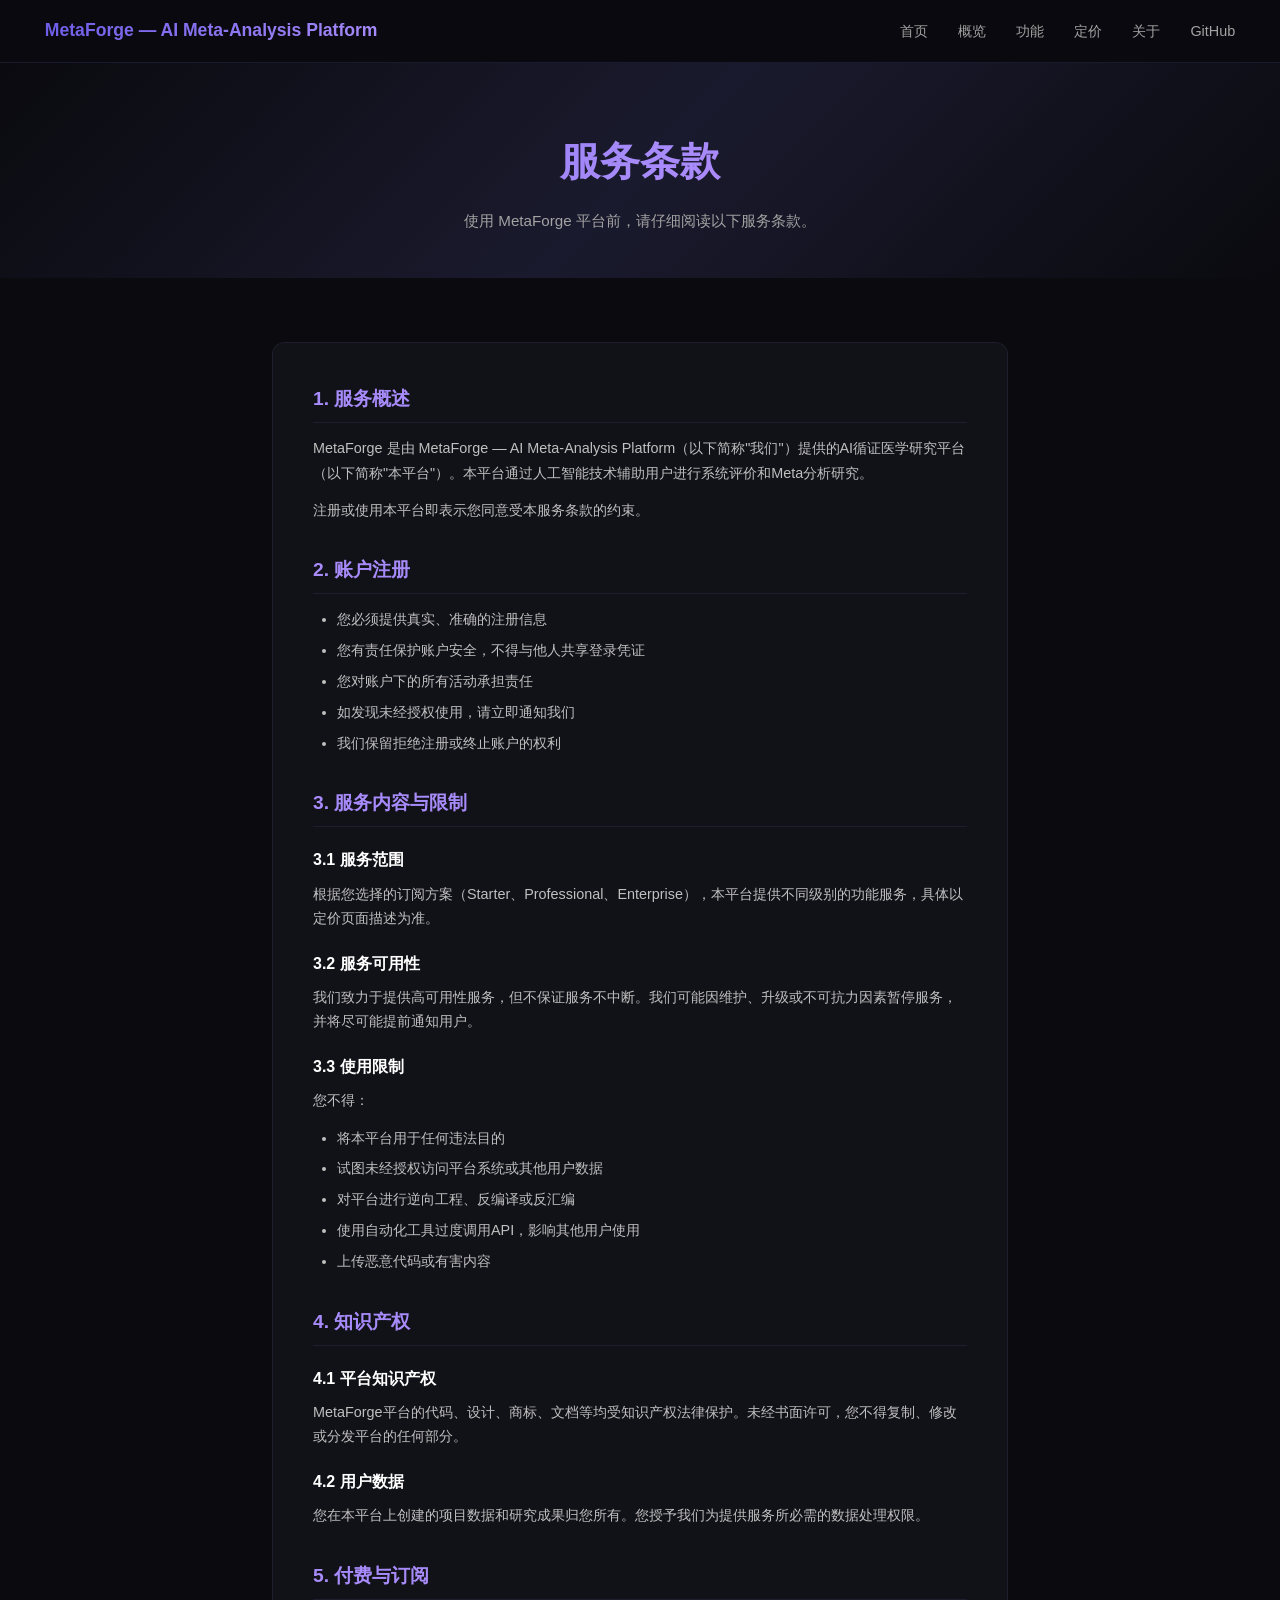
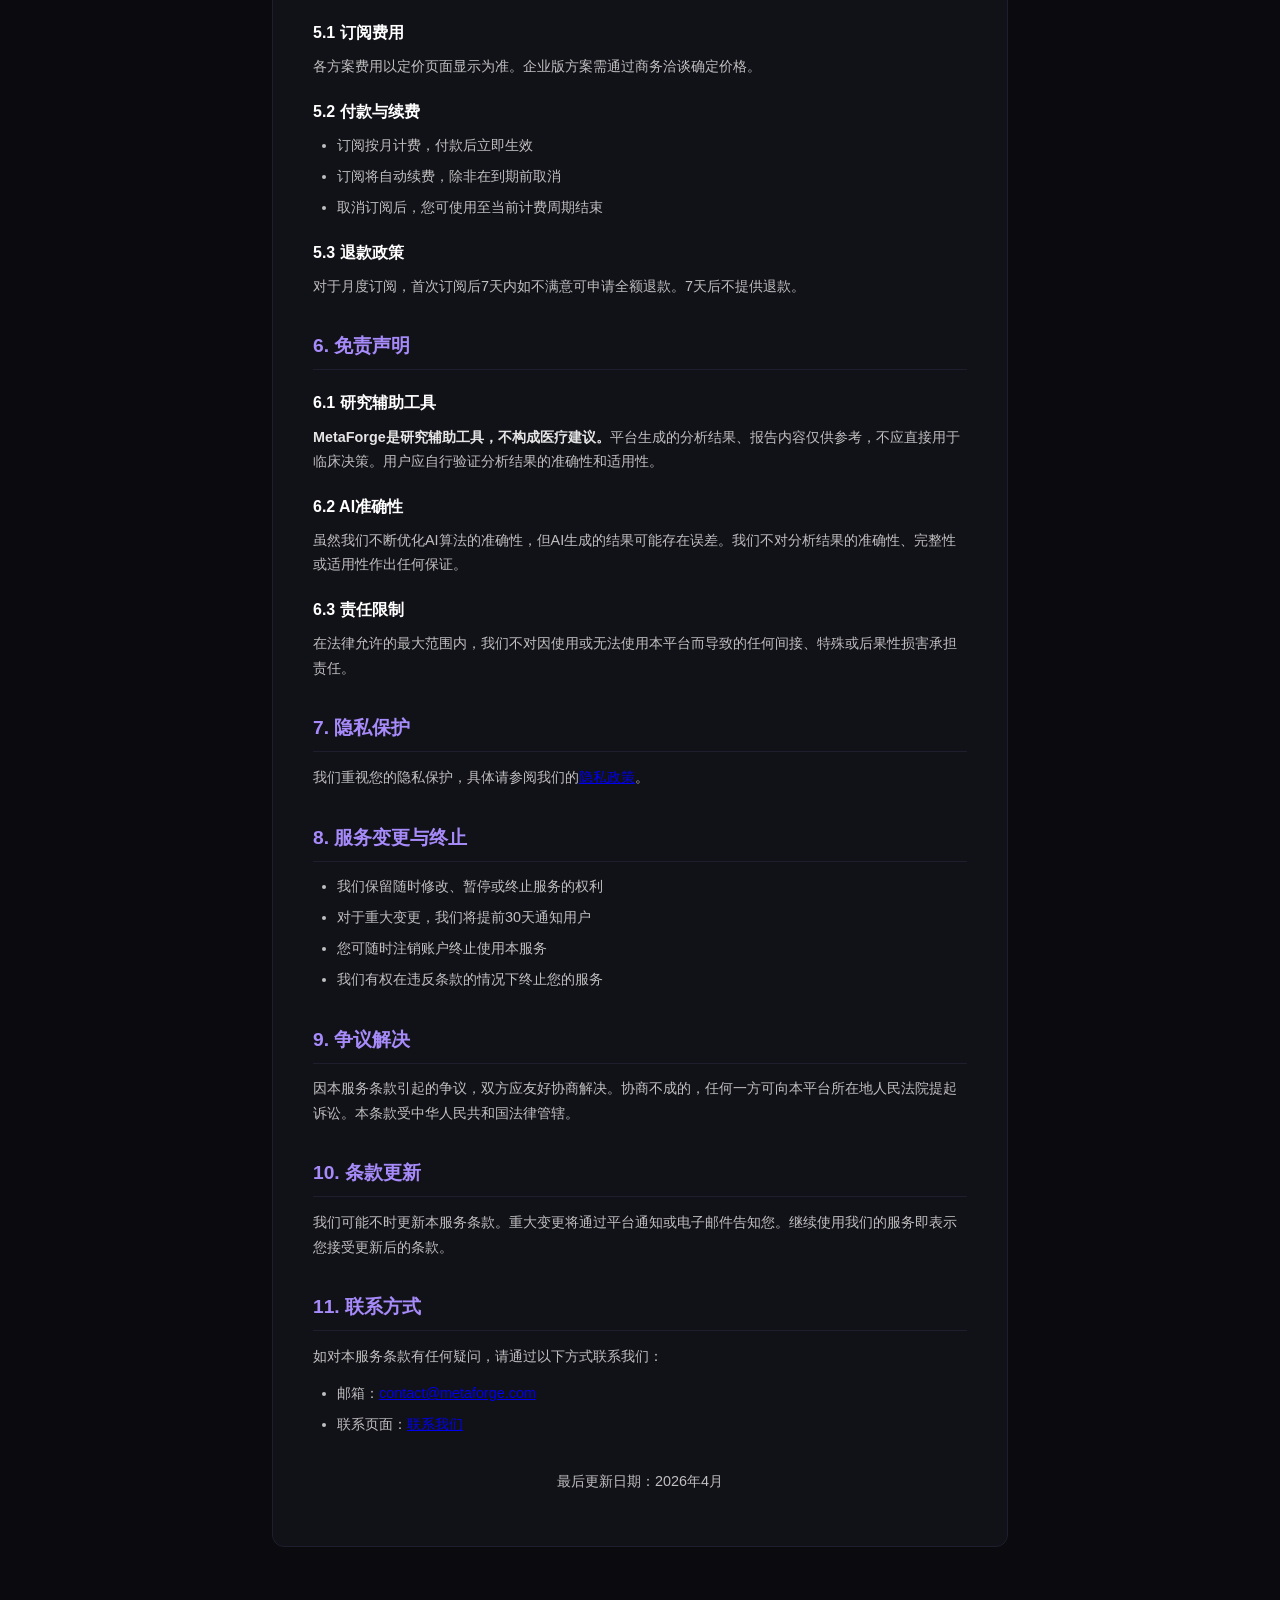
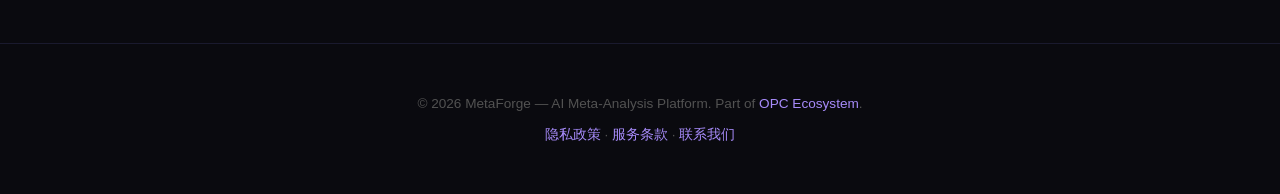
<file: docs/terms.html>
<!DOCTYPE html>
<html lang="zh-CN">
<head><meta charset="UTF-8"><meta name="viewport" content="width=device-width,initial-scale=1">
<title>服务条款 - MetaForge</title><style>
*{margin:0;padding:0;box-sizing:border-box}
body{font-family:-apple-system,BlinkMacSystemFont,'Segoe UI','Inter',sans-serif;background:#0a0a0f;color:#e5e5e5;line-height:1.7}
.nav{position:sticky;top:0;z-index:100;padding:1rem 2rem;display:flex;justify-content:space-between;align-items:center;background:#0a0a0fee;backdrop-filter:blur(10px);border-bottom:1px solid #1a1a2e}
.nav a{color:#a3a3a3;text-decoration:none;margin:0 0.8rem;font-size:0.9rem;transition:color 0.3s}
.nav a:hover{color:#fff}
.nav .brand{color:#fff;font-weight:700;font-size:1.1rem;background:linear-gradient(135deg,#6c5ce7,#a78bfa);-webkit-background-clip:text;-webkit-text-fill-color:transparent}
.hero{padding:4rem 2rem 2rem;text-align:center;background:linear-gradient(135deg,#0a0a0f,#1a1a2e,#0a0a0f)}
.hero h1{font-size:clamp(1.8rem,4vw,2.5rem);font-weight:800;background:linear-gradient(135deg,#6c5ce7,#a78bfa,#c084fc);-webkit-background-clip:text;-webkit-text-fill-color:transparent}
.hero p{color:#a3a3a3;max-width:600px;margin:0.8rem auto;font-size:0.95rem}
.container{max-width:800px;margin:0 auto;padding:2rem}
.terms-content{background:#111118;border:1px solid #1e1e2e;border-radius:12px;padding:2.5rem;margin-top:2rem}
.terms-content h2{color:#a78bfa;font-size:1.2rem;margin:2rem 0 0.8rem;padding-bottom:0.4rem;border-bottom:1px solid #1e1e2e}
.terms-content h2:first-child{margin-top:0}
.terms-content h3{color:#fff;font-size:1rem;margin:1.2rem 0 0.5rem}
.terms-content p{color:#c0c0c0;font-size:0.9rem;margin-bottom:0.8rem}
.terms-content ul{color:#c0c0c0;font-size:0.9rem;padding-left:1.5rem;margin-bottom:0.8rem}
.terms-content li{margin-bottom:0.4rem}
.terms-content strong{color:#e5e5e5}
.last-update{color:#64748b;font-size:0.8rem;text-align:center;margin-top:2rem}
footer{text-align:center;padding:3rem;color:#525252;border-top:1px solid #1a1a2e;font-size:0.85rem;margin-top:4rem}
footer a{color:#a78bfa;text-decoration:none}
footer a:hover{text-decoration:underline}
</style></head>
<body>
<nav class="nav">
<a class="brand" href="https://mokangmedical.github.io/opc-homepage/">MetaForge — AI Meta-Analysis Platform</a>
<div>
<a href="../index.html">首页</a>
<a href="index.html">概览</a>
<a href="features.html">功能</a>
<a href="pricing.html">定价</a>
<a href="about.html">关于</a>
<a href="https://github.com/MetaForge — AI Meta-Analysis Platform/metaforge">GitHub</a>
</div>
</nav>

<div class="hero">
<h1>服务条款</h1>
<p>使用 MetaForge 平台前，请仔细阅读以下服务条款。</p>
</div>

<div class="container">
<div class="terms-content">

<h2>1. 服务概述</h2>
<p>MetaForge 是由 MetaForge — AI Meta-Analysis Platform（以下简称"我们"）提供的AI循证医学研究平台（以下简称"本平台"）。本平台通过人工智能技术辅助用户进行系统评价和Meta分析研究。</p>
<p>注册或使用本平台即表示您同意受本服务条款的约束。</p>

<h2>2. 账户注册</h2>
<ul>
<li>您必须提供真实、准确的注册信息</li>
<li>您有责任保护账户安全，不得与他人共享登录凭证</li>
<li>您对账户下的所有活动承担责任</li>
<li>如发现未经授权使用，请立即通知我们</li>
<li>我们保留拒绝注册或终止账户的权利</li>
</ul>

<h2>3. 服务内容与限制</h2>
<h3>3.1 服务范围</h3>
<p>根据您选择的订阅方案（Starter、Professional、Enterprise），本平台提供不同级别的功能服务，具体以定价页面描述为准。</p>

<h3>3.2 服务可用性</h3>
<p>我们致力于提供高可用性服务，但不保证服务不中断。我们可能因维护、升级或不可抗力因素暂停服务，并将尽可能提前通知用户。</p>

<h3>3.3 使用限制</h3>
<p>您不得：</p>
<ul>
<li>将本平台用于任何违法目的</li>
<li>试图未经授权访问平台系统或其他用户数据</li>
<li>对平台进行逆向工程、反编译或反汇编</li>
<li>使用自动化工具过度调用API，影响其他用户使用</li>
<li>上传恶意代码或有害内容</li>
</ul>

<h2>4. 知识产权</h2>
<h3>4.1 平台知识产权</h3>
<p>MetaForge平台的代码、设计、商标、文档等均受知识产权法律保护。未经书面许可，您不得复制、修改或分发平台的任何部分。</p>

<h3>4.2 用户数据</h3>
<p>您在本平台上创建的项目数据和研究成果归您所有。您授予我们为提供服务所必需的数据处理权限。</p>

<h2>5. 付费与订阅</h2>
<h3>5.1 订阅费用</h3>
<p>各方案费用以定价页面显示为准。企业版方案需通过商务洽谈确定价格。</p>

<h3>5.2 付款与续费</h3>
<ul>
<li>订阅按月计费，付款后立即生效</li>
<li>订阅将自动续费，除非在到期前取消</li>
<li>取消订阅后，您可使用至当前计费周期结束</li>
</ul>

<h3>5.3 退款政策</h3>
<p>对于月度订阅，首次订阅后7天内如不满意可申请全额退款。7天后不提供退款。</p>

<h2>6. 免责声明</h2>
<h3>6.1 研究辅助工具</h3>
<p><strong>MetaForge是研究辅助工具，不构成医疗建议。</strong>平台生成的分析结果、报告内容仅供参考，不应直接用于临床决策。用户应自行验证分析结果的准确性和适用性。</p>

<h3>6.2 AI准确性</h3>
<p>虽然我们不断优化AI算法的准确性，但AI生成的结果可能存在误差。我们不对分析结果的准确性、完整性或适用性作出任何保证。</p>

<h3>6.3 责任限制</h3>
<p>在法律允许的最大范围内，我们不对因使用或无法使用本平台而导致的任何间接、特殊或后果性损害承担责任。</p>

<h2>7. 隐私保护</h2>
<p>我们重视您的隐私保护，具体请参阅我们的<a href="privacy.html">隐私政策</a>。</p>

<h2>8. 服务变更与终止</h2>
<ul>
<li>我们保留随时修改、暂停或终止服务的权利</li>
<li>对于重大变更，我们将提前30天通知用户</li>
<li>您可随时注销账户终止使用本服务</li>
<li>我们有权在违反条款的情况下终止您的服务</li>
</ul>

<h2>9. 争议解决</h2>
<p>因本服务条款引起的争议，双方应友好协商解决。协商不成的，任何一方可向本平台所在地人民法院提起诉讼。本条款受中华人民共和国法律管辖。</p>

<h2>10. 条款更新</h2>
<p>我们可能不时更新本服务条款。重大变更将通过平台通知或电子邮件告知您。继续使用我们的服务即表示您接受更新后的条款。</p>

<h2>11. 联系方式</h2>
<p>如对本服务条款有任何疑问，请通过以下方式联系我们：</p>
<ul>
<li>邮箱：<a href="mailto:contact@metaforge.com">contact@metaforge.com</a></li>
<li>联系页面：<a href="contact.html">联系我们</a></li>
</ul>

<p class="last-update">最后更新日期：2026年4月</p>
</div>
</div>

<footer>
<p>&copy; 2026 MetaForge — AI Meta-Analysis Platform. Part of <a href="https://mokangmedical.github.io/opc-homepage/">OPC Ecosystem</a>.</p>
<p style="margin-top:0.5rem"><a href="privacy.html">隐私政策</a> · <a href="terms.html">服务条款</a> · <a href="contact.html">联系我们</a></p>
</footer>
</body></html>
</file>
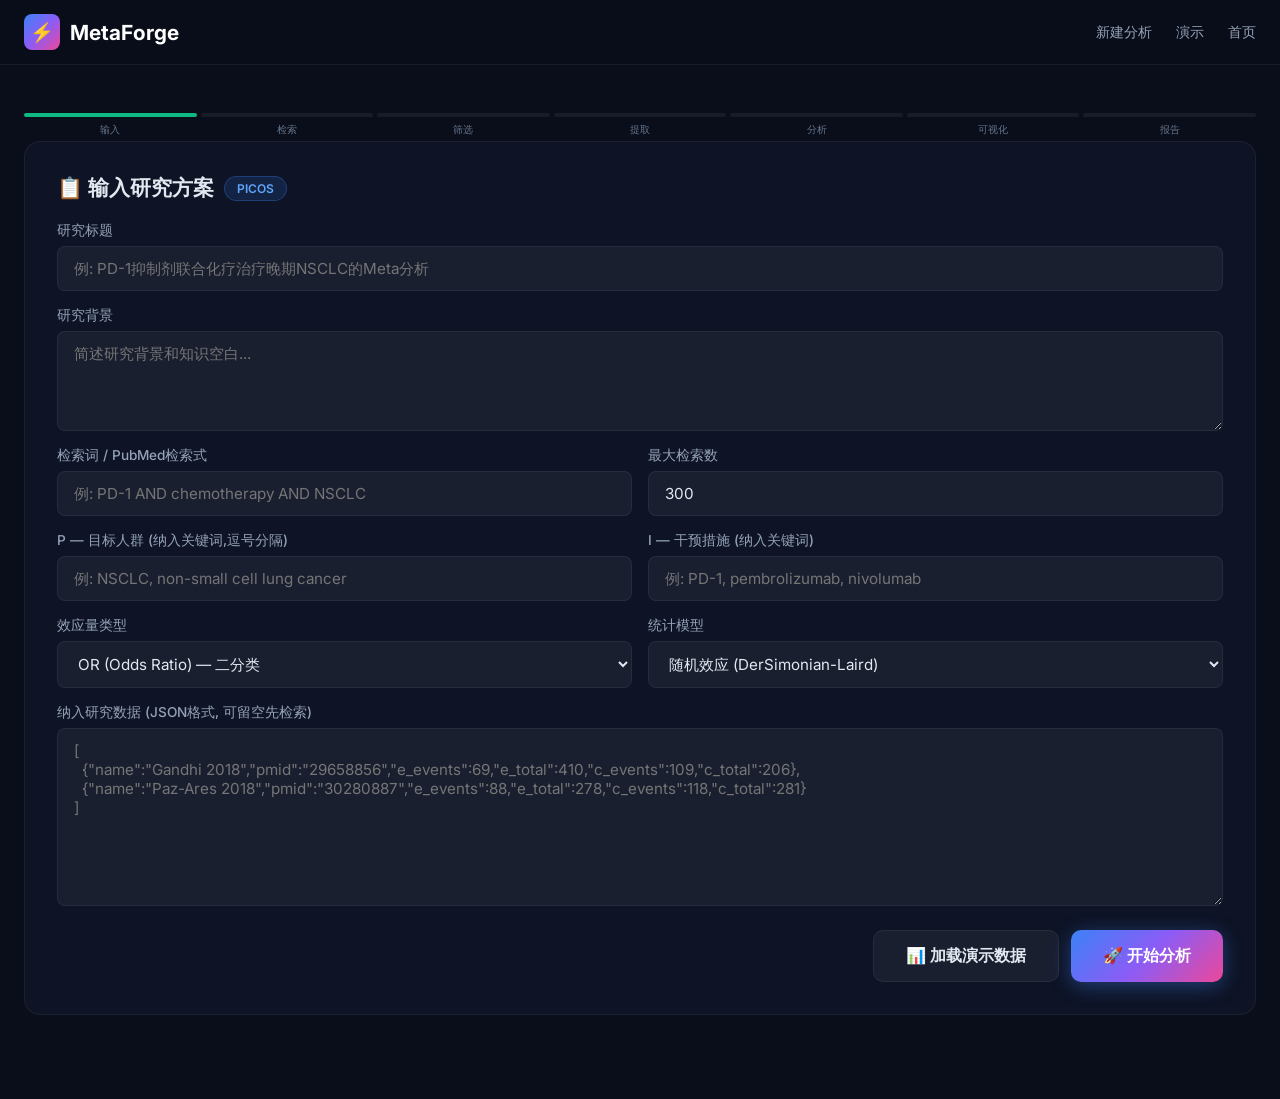
<file: app/templates/app.html>
<!DOCTYPE html>
<html lang="zh-CN">
<head>
<meta charset="UTF-8">
<meta name="viewport" content="width=device-width, initial-scale=1.0">
<title>MetaForge — AI Meta分析平台</title>
<script src="https://cdn.plot.ly/plotly-2.32.0.min.js"></script>
<link href="https://fonts.googleapis.com/css2?family=Inter:wght@400;500;600;700;800&family=JetBrains+Mono:wght@400;500&display=swap" rel="stylesheet">
<style>
:root{--bg:#0a0e1a;--bg2:#0f1629;--bg3:rgba(15,22,41,0.8);--border:rgba(255,255,255,0.06);--border2:rgba(99,179,237,0.2);
--text:#e2e8f0;--text2:#94a3b8;--text3:#64748b;--blue:#3b82f6;--cyan:#06b6d4;--purple:#8b5cf6;
--pink:#ec4899;--green:#10b981;--red:#ef4444;--orange:#f59e0b;--grad:linear-gradient(135deg,#3b82f6,#8b5cf6,#ec4899)}
*{margin:0;padding:0;box-sizing:border-box}
body{font-family:'Inter',sans-serif;background:var(--bg);color:var(--text);min-height:100vh;-webkit-font-smoothing:antialiased}
a{color:var(--blue);text-decoration:none}
.container{max-width:1400px;margin:0 auto;padding:0 24px}

/* Nav */
.nav{position:sticky;top:0;z-index:100;padding:14px 0;background:rgba(10,14,26,0.95);backdrop-filter:blur(20px);border-bottom:1px solid var(--border)}
.nav-inner{display:flex;align-items:center;justify-content:space-between}
.logo{display:flex;align-items:center;gap:10px;font-weight:700;font-size:1.3rem;color:#fff}
.logo-icon{width:36px;height:36px;background:var(--grad);border-radius:8px;display:flex;align-items:center;justify-content:center;font-size:1.2rem}
.nav-links{display:flex;gap:24px}
.nav-links a{color:var(--text2);font-size:0.9rem;font-weight:500;transition:color 0.3s}
.nav-links a:hover{color:#fff}

/* Steps */
.steps{display:flex;gap:4px;margin:24px 0}
.step{flex:1;height:4px;border-radius:2px;background:var(--border);transition:all 0.5s;position:relative}
.step.active{background:var(--blue);box-shadow:0 0 10px rgba(59,130,246,0.5)}
.step.done{background:var(--green)}
.step-label{position:absolute;top:10px;left:0;right:0;text-align:center;font-size:0.65rem;color:var(--text3)}

/* Panels */
.panel{background:var(--bg3);border:1px solid var(--border);border-radius:16px;padding:32px;margin-bottom:24px}
.panel-title{font-size:1.3rem;font-weight:700;margin-bottom:20px;display:flex;align-items:center;gap:10px}
.panel-title .badge{padding:4px 12px;border-radius:100px;font-size:0.75rem;font-weight:600}
.badge-blue{background:rgba(59,130,246,0.15);color:#60a5fa;border:1px solid rgba(59,130,246,0.3)}
.badge-green{background:rgba(16,185,129,0.15);color:#6ee7b7;border:1px solid rgba(16,185,129,0.3)}

/* Form */
.form-grid{display:grid;grid-template-columns:1fr 1fr;gap:16px}
.form-group{display:flex;flex-direction:column;gap:6px}
.form-group.full{grid-column:1/-1}
label{font-size:0.85rem;font-weight:500;color:var(--text2)}
input,textarea,select{background:rgba(255,255,255,0.05);border:1px solid var(--border);border-radius:8px;padding:12px 16px;color:var(--text);font-family:inherit;font-size:0.95rem;transition:border-color 0.3s;outline:none}
input:focus,textarea:focus,select:focus{border-color:var(--blue)}
textarea{min-height:100px;resize:vertical}
select{cursor:pointer}
option{background:var(--bg2);color:var(--text)}

/* Button */
.btn{display:inline-flex;align-items:center;gap:8px;padding:14px 32px;border-radius:10px;font-weight:600;font-size:1rem;cursor:pointer;border:none;font-family:inherit;transition:all 0.3s}
.btn-primary{background:var(--grad);color:#fff;box-shadow:0 4px 20px rgba(59,130,246,0.4)}
.btn-primary:hover{transform:translateY(-2px);box-shadow:0 8px 30px rgba(59,130,246,0.5)}
.btn-primary:disabled{opacity:0.5;cursor:not-allowed;transform:none}
.btn-secondary{background:rgba(255,255,255,0.05);color:var(--text);border:1px solid var(--border)}
.btn-secondary:hover{border-color:var(--blue);background:rgba(59,130,246,0.1)}
.btn-sm{padding:8px 20px;font-size:0.85rem}
.actions{display:flex;gap:12px;margin-top:24px;justify-content:flex-end}

/* Progress */
.progress-bar{width:100%;height:8px;background:var(--border);border-radius:4px;overflow:hidden;margin:16px 0}
.progress-fill{height:100%;background:var(--grad);border-radius:4px;transition:width 0.5s}
.step-status{display:flex;align-items:center;gap:12px;padding:12px 0;border-bottom:1px solid var(--border)}
.step-status:last-child{border-bottom:none}
.step-icon{width:32px;height:32px;border-radius:50%;display:flex;align-items:center;justify-content:center;font-size:0.9rem;flex-shrink:0}
.step-icon.pending{background:var(--border)}
.step-icon.running{background:rgba(59,130,246,0.2);animation:pulse 1.5s infinite}
.step-icon.done{background:rgba(16,185,129,0.2)}
.step-icon.error{background:rgba(239,68,68,0.2)}
@keyframes pulse{0%,100%{opacity:1}50%{opacity:0.5}}
.step-info{flex:1}
.step-name{font-weight:600;font-size:0.95rem}
.step-detail{font-size:0.8rem;color:var(--text3);margin-top:2px}

/* Results grid */
.results-grid{display:grid;grid-template-columns:repeat(4,1fr);gap:16px;margin-bottom:24px}
.stat-card{background:var(--bg3);border:1px solid var(--border);border-radius:12px;padding:20px;text-align:center}
.stat-value{font-size:1.8rem;font-weight:800;font-family:'JetBrains Mono',monospace}
.stat-value.blue{color:#60a5fa}
.stat-value.green{color:#6ee7b7}
.stat-value.red{color:#fca5a5}
.stat-value.purple{color:#c4b5fd}
.stat-label{font-size:0.8rem;color:var(--text3);margin-top:4px}

/* Tables */
.data-table{width:100%;border-collapse:separate;border-spacing:0;border-radius:12px;overflow:hidden;border:1px solid var(--border)}
.data-table th{background:rgba(59,130,246,0.1);padding:12px 16px;font-size:0.85rem;font-weight:600;text-align:left;color:var(--text2)}
.data-table td{padding:10px 16px;font-size:0.85rem;border-bottom:1px solid var(--border)}
.data-table tr:last-child td{border-bottom:none}
.data-table tr:hover td{background:rgba(255,255,255,0.02)}

/* Plot containers */
.plot-container{background:#0d1117;border-radius:12px;border:1px solid var(--border);overflow:hidden;margin-bottom:16px}
.plot-container .plot-title{padding:16px 20px;font-weight:600;font-size:0.95rem;border-bottom:1px solid var(--border);display:flex;align-items:center;justify-content:space-between}
.plot-container .plot-body{min-height:300px}

/* Tabs */
.tabs{display:flex;gap:4px;margin-bottom:24px;border-bottom:1px solid var(--border);padding-bottom:0}
.tab{padding:10px 20px;font-size:0.9rem;font-weight:500;color:var(--text3);cursor:pointer;border-bottom:2px solid transparent;transition:all 0.3s}
.tab:hover{color:var(--text)}
.tab.active{color:var(--blue);border-bottom-color:var(--blue)}
.tab-content{display:none}
.tab-content.active{display:block}

/* Report */
.report{background:var(--bg3);border:1px solid var(--border);border-radius:16px;padding:40px;line-height:1.8}
.report h1{font-size:1.8rem;font-weight:800;margin-bottom:24px;background:var(--grad);-webkit-background-clip:text;-webkit-text-fill-color:transparent}
.report h2{font-size:1.3rem;font-weight:700;margin:32px 0 16px;color:var(--text)}
.report h3{font-size:1.1rem;font-weight:600;margin:24px 0 12px;color:var(--text)}
.report p{color:var(--text2);margin-bottom:12px}
.report table{width:100%;border-collapse:collapse;margin:16px 0}
.report th,.report td{padding:8px 12px;border:1px solid var(--border);font-size:0.85rem;text-align:left}
.report th{background:rgba(59,130,246,0.1);font-weight:600}
.report code{background:rgba(255,255,255,0.05);padding:2px 6px;border-radius:4px;font-family:'JetBrains Mono',monospace;font-size:0.85rem}
.report pre{background:#0d1117;padding:16px;border-radius:8px;overflow-x:auto;margin:12px 0}
.report pre code{background:none;padding:0}
.report strong{color:var(--text)}
.report hr{border:none;border-top:1px solid var(--border);margin:24px 0}

/* PRISMA */
.prisma-container{background:var(--bg2);border-radius:12px;padding:20px;overflow-x:auto}

/* Sensitivity */
.sens-row{display:flex;align-items:center;gap:12px;padding:8px 0;border-bottom:1px solid var(--border)}
.sens-bar{flex:1;height:20px;background:var(--border);border-radius:4px;position:relative;overflow:hidden}
.sens-fill{height:100%;border-radius:4px;transition:width 0.5s}

/* Hidden */
.hidden{display:none}

/* Responsive */
@media(max-width:768px){
  .form-grid{grid-template-columns:1fr}
  .results-grid{grid-template-columns:repeat(2,1fr)}
  .steps{flex-wrap:wrap}
}
</style>
</head>
<body>

<nav class="nav">
  <div class="container nav-inner">
    <div class="logo"><div class="logo-icon">⚡</div>MetaForge</div>
    <div class="nav-links">
      <a href="#" onclick="showSection('input')">新建分析</a>
      <a href="#" onclick="loadDemo()">演示</a>
      <a href="/">首页</a>
    </div>
  </div>
</nav>

<div class="container" style="padding-top:24px;padding-bottom:60px">

<!-- Progress Steps -->
<div class="steps" id="stepsBar">
  <div class="step" id="s0"><div class="step-label">输入</div></div>
  <div class="step" id="s1"><div class="step-label">检索</div></div>
  <div class="step" id="s2"><div class="step-label">筛选</div></div>
  <div class="step" id="s3"><div class="step-label">提取</div></div>
  <div class="step" id="s4"><div class="step-label">分析</div></div>
  <div class="step" id="s5"><div class="step-label">可视化</div></div>
  <div class="step" id="s6"><div class="step-label">报告</div></div>
</div>

<!-- Section: Input Form -->
<div id="section-input" class="panel">
  <div class="panel-title">📋 输入研究方案 <span class="badge badge-blue">PICOS</span></div>
  <div class="form-grid">
    <div class="form-group full">
      <label>研究标题</label>
      <input id="f-title" placeholder="例: PD-1抑制剂联合化疗治疗晚期NSCLC的Meta分析">
    </div>
    <div class="form-group full">
      <label>研究背景</label>
      <textarea id="f-background" placeholder="简述研究背景和知识空白..."></textarea>
    </div>
    <div class="form-group">
      <label>检索词 / PubMed检索式</label>
      <input id="f-query" placeholder="例: PD-1 AND chemotherapy AND NSCLC">
    </div>
    <div class="form-group">
      <label>最大检索数</label>
      <input id="f-max" type="number" value="300" min="50" max="1000">
    </div>
    <div class="form-group">
      <label>P — 目标人群 (纳入关键词,逗号分隔)</label>
      <input id="f-pop" placeholder="例: NSCLC, non-small cell lung cancer">
    </div>
    <div class="form-group">
      <label>I — 干预措施 (纳入关键词)</label>
      <input id="f-int" placeholder="例: PD-1, pembrolizumab, nivolumab">
    </div>
    <div class="form-group">
      <label>效应量类型</label>
      <select id="f-measure">
        <option value="OR">OR (Odds Ratio) — 二分类</option>
        <option value="RR">RR (Risk Ratio) — 二分类</option>
      </select>
    </div>
    <div class="form-group">
      <label>统计模型</label>
      <select id="f-model">
        <option value="random">随机效应 (DerSimonian-Laird)</option>
        <option value="fixed">固定效应 (Mantel-Haenszel)</option>
      </select>
    </div>
    <div class="form-group full">
      <label>纳入研究数据 (JSON格式, 可留空先检索)</label>
      <textarea id="f-studies" rows="8" placeholder='[
  {"name":"Gandhi 2018","pmid":"29658856","e_events":69,"e_total":410,"c_events":109,"c_total":206},
  {"name":"Paz-Ares 2018","pmid":"30280887","e_events":88,"e_total":278,"c_events":118,"c_total":281}
]'></textarea>
    </div>
  </div>
  <div class="actions">
    <button class="btn btn-secondary" onclick="loadDemo()">📊 加载演示数据</button>
    <button class="btn btn-primary" id="btnRun" onclick="runAnalysis()">🚀 开始分析</button>
  </div>
</div>

<!-- Section: Progress -->
<div id="section-progress" class="panel hidden">
  <div class="panel-title">⏳ 分析进行中 <span class="badge badge-blue" id="progressPct">0%</span></div>
  <div class="progress-bar"><div class="progress-fill" id="progressBar" style="width:0%"></div></div>
  <div id="stepList"></div>
</div>

<!-- Section: Results -->
<div id="section-results" class="hidden">

<!-- Stats -->
<div class="results-grid" id="statsGrid"></div>

<!-- Tabs -->
<div class="tabs">
  <div class="tab active" onclick="switchTab('forest')">🌲 森林图</div>
  <div class="tab" onclick="switchTab('funnel')">🔄 漏斗图</div>
  <div class="tab" onclick="switchTab('prisma')">📊 PRISMA</div>
  <div class="tab" onclick="switchTab('data')">📋 数据表</div>
  <div class="tab" onclick="switchTab('sensitivity')">🔍 敏感性分析</div>
  <div class="tab" onclick="switchTab('report')">📝 论文报告</div>
</div>

<!-- Forest -->
<div class="tab-content active" id="tab-forest">
  <div class="plot-container"><div class="plot-body" id="forestPlot"></div></div>
</div>

<!-- Funnel -->
<div class="tab-content" id="tab-funnel">
  <div class="plot-container"><div class="plot-body" id="funnelPlot"></div></div>
</div>

<!-- PRISMA -->
<div class="tab-content" id="tab-prisma">
  <div class="prisma-container" id="prismaBox"></div>
</div>

<!-- Data Table -->
<div class="tab-content" id="tab-data">
  <div class="panel"><div id="dataTable"></div></div>
</div>

<!-- Sensitivity -->
<div class="tab-content" id="tab-sensitivity">
  <div class="panel"><div class="panel-title">🔍 敏感性分析 (Leave-one-out)</div><div id="sensitivityBox"></div></div>
</div>

<!-- Report -->
<div class="tab-content" id="tab-report">
  <div class="report" id="reportBox"></div>
  <div class="actions">
    <button class="btn btn-secondary" onclick="downloadReport()">⬇️ 下载 Markdown</button>
    <button class="btn btn-primary" onclick="switchTab('forest')">🌲 返回图表</button>
  </div>
</div>

</div><!-- /section-results -->

</div><!-- /container -->

<script>
const STEPS = ["queued","searching","fetching","screening","extracting","analyzing","visualizing","reporting","completed"];
let currentJob = null;
let pollTimer = null;

function showSection(name){
  document.getElementById('section-input').classList.toggle('hidden', name!=='input');
  document.getElementById('section-progress').classList.toggle('hidden', name!=='progress');
  document.getElementById('section-results').classList.toggle('hidden', name!=='results');
}

function switchTab(name){
  document.querySelectorAll('.tab').forEach(t=>t.classList.remove('active'));
  document.querySelectorAll('.tab-content').forEach(t=>t.classList.remove('active'));
  event.target.classList.add('active');
  document.getElementById('tab-'+name).classList.add('active');
  if(name==='forest'&&window._forestData) Plotly.newPlot('forestPlot',window._forestData.data,window._forestData.layout,{responsive:true});
  if(name==='funnel'&&window._funnelData) Plotly.newPlot('funnelPlot',window._funnelData.data,window._funnelData.layout,{responsive:true});
}

function loadDemo(){
  fetch('/api/demo').then(r=>r.json()).then(d=>{
    showResults(d);
    document.getElementById('s0').classList.add('done');
  });
  showSection('results');
  // Mark all steps done
  for(let i=0;i<=6;i++) document.getElementById('s'+i).classList.add('done');
}

async function runAnalysis(){
  const params = {
    title: document.getElementById('f-title').value || 'Meta分析',
    background: document.getElementById('f-background').value,
    search_query: document.getElementById('f-query').value,
    max_results: parseInt(document.getElementById('f-max').value)||300,
    criteria: {
      population_include: document.getElementById('f-pop').value,
      intervention_include: document.getElementById('f-int').value
    },
    measure: document.getElementById('f-measure').value,
    model: document.getElementById('f-model').value,
    studies_data: [],
    criteria_text: document.getElementById('f-pop').value ? 
      `P: ${document.getElementById('f-pop').value}; I: ${document.getElementById('f-int').value}` : ''
  };
  
  // Parse studies if provided
  const studiesText = document.getElementById('f-studies').value.trim();
  if(studiesText){
    try{ params.studies_data = JSON.parse(studiesText); }catch(e){ alert('研究数据JSON格式错误: '+e.message); return; }
  }
  
  document.getElementById('btnRun').disabled = true;
  document.getElementById('btnRun').textContent = '⏳ 分析中...';
  showSection('progress');
  updateProgress(0,'queued');
  
  const res = await fetch('/api/run',{method:'POST',headers:{'Content-Type':'application/json'},body:JSON.stringify(params)});
  const data = await res.json();
  if(!data.success){ alert('启动失败'); return; }
  currentJob = data.job_id;
  pollTimer = setInterval(pollStatus, 2000);
}

async function pollStatus(){
  if(!currentJob) return;
  const res = await fetch('/api/status/'+currentJob);
  const d = await res.json();
  updateProgress(d.progress, d.step);
  
  if(d.step==='completed'){
    clearInterval(pollTimer);
    showResults(d);
    showSection('results');
    document.getElementById('btnRun').disabled = false;
    document.getElementById('btnRun').textContent = '🚀 开始分析';
  }
  if(d.step==='error'){
    clearInterval(pollTimer);
    alert('分析出错: '+(d.error||'未知错误'));
    document.getElementById('btnRun').disabled = false;
    document.getElementById('btnRun').textContent = '🚀 开始分析';
  }
}

function updateProgress(pct, step){
  document.getElementById('progressBar').style.width = pct+'%';
  document.getElementById('progressPct').textContent = pct+'%';
  
  const stepNames = {queued:'排队中',searching:'🔍 正在检索PubMed...',fetching:'📥 正在获取文献详情...',
    screening:'🎯 正在智能筛选...',extracting:'📊 正在提取数据...',analyzing:'🧮 正在统计分析...',
    visualizing:'📈 正在生成图表...',reporting:'📝 正在撰写报告...',completed:'✅ 分析完成!'};
  
  let html = '';
  STEPS.forEach((s,i)=>{
    const status = STEPS.indexOf(step)>=i ? (STEPS.indexOf(step)>i?'done':'running') : 'pending';
    const icon = status==='done'?'✓':status==='running'?'◉':'○';
    html += `<div class="step-status">
      <div class="step-icon ${status}">${icon}</div>
      <div class="step-info"><div class="step-name">${stepNames[s]||s}</div></div>
    </div>`;
  });
  document.getElementById('stepList').innerHTML = html;
  
  // Update step bar
  for(let i=0;i<=6;i++){
    document.getElementById('s'+i).className = 'step';
    if(i < STEPS.indexOf(step)) document.getElementById('s'+i).classList.add('done');
    else if(i === STEPS.indexOf(step)) document.getElementById('s'+i).classList.add('active');
  }
}

function showResults(d){
  const r = d.result;
  if(!r) return;
  
  // Stats
  const het_color = r.heterogeneity==='low'?'green':r.heterogeneity==='moderate'?'purple':'red';
  const het_cn = {low:'低度',moderate:'中度',high:'高度'};
  document.getElementById('statsGrid').innerHTML = `
    <div class="stat-card"><div class="stat-value blue">${r.pooled_effect.toFixed(3)}</div><div class="stat-label">合并 ${r.measure}</div></div>
    <div class="stat-card"><div class="stat-value blue">${r.p_value<0.001?'<0.001':r.p_value.toFixed(4)}</div><div class="stat-label">P 值</div></div>
    <div class="stat-card"><div class="stat-value ${het_color}">${r.i_squared.toFixed(1)}%</div><div class="stat-label">I² 异质性 (${het_cn[r.heterogeneity]||r.heterogeneity})</div></div>
    <div class="stat-card"><div class="stat-value purple">${r.studies.length}</div><div class="stat-label">纳入研究数</div></div>
  `;
  
  // Forest plot
  if(d.forest_html){
    try{ window._forestData = JSON.parse(d.forest_html);
      setTimeout(()=>Plotly.newPlot('forestPlot',window._forestData.data,window._forestData.layout,{responsive:true}),100);
    }catch(e){}
  }
  
  // Funnel plot
  if(d.funnel_html){
    try{ window._funnelData = JSON.parse(d.funnel_html);
      setTimeout(()=>Plotly.newPlot('funnelPlot',window._funnelData.data,window._funnelData.layout,{responsive:true}),100);
    }catch(e){}
  }
  
  // PRISMA
  if(d.prisma_svg){
    document.getElementById('prismaBox').innerHTML = d.prisma_svg;
  }
  
  // Data table
  let tbl = `<table class="data-table"><thead><tr><th>研究</th><th>实验组(事件/总数)</th><th>对照组(事件/总数)</th><th>${r.measure}</th><th>95% CI</th><th>权重</th></tr></thead><tbody>`;
  r.studies.forEach(s=>{
    tbl += `<tr><td><strong>${s.name}</strong></td><td>${s.e_events}/${s.e_total}</td><td>${s.c_events}/${s.c_total}</td>
      <td style="font-family:'JetBrains Mono',monospace">${s.effect.toFixed(3)}</td>
      <td style="font-family:'JetBrains Mono',monospace">[${s.ci_l.toFixed(3)}, ${s.ci_u.toFixed(3)}]</td>
      <td style="font-family:'JetBrains Mono',monospace">${s.weight.toFixed(1)}%</td></tr>`;
  });
  tbl += '</tbody></table>';
  document.getElementById('dataTable').innerHTML = tbl;
  
  // Sensitivity
  if(d.sensitivity && d.sensitivity.leave_one_out){
    let shtml = '';
    const fullEffect = d.sensitivity.full.pooled_effect;
    d.sensitivity.leave_one_out.forEach(s=>{
      const pct = ((s.effect - fullEffect)/fullEffect*100);
      const color = pct>0?'#ef4444':'#10b981';
      shtml += `<div class="sens-row">
        <div style="width:150px;font-size:0.85rem"><strong>${s.excluded}</strong></div>
        <div class="sens-bar"><div class="sens-fill" style="width:${Math.min(100,Math.abs(pct)*10)}%;background:${color}"></div></div>
        <div style="width:200px;font-size:0.8rem;font-family:'JetBrains Mono',monospace">
          ${s.effect.toFixed(3)} [${s.ci_l.toFixed(3)}, ${s.ci_u.toFixed(3)}] ${pct>0?'+':''}${pct.toFixed(1)}%
        </div>
      </div>`;
    });
    document.getElementById('sensitivityBox').innerHTML = shtml;
  }
  
  // Report
  if(d.report){
    document.getElementById('reportBox').innerHTML = marked_simple(d.report);
    window._reportMd = d.report;
  }
  
  // Show
  showSection('results');
  for(let i=0;i<=6;i++) document.getElementById('s'+i).classList.add('done');
}

// Simple markdown to HTML
function marked_simple(md){
  return md
    .replace(/^### (.+)$/gm,'<h3>$1</h3>')
    .replace(/^## (.+)$/gm,'<h2>$1</h2>')
    .replace(/^# (.+)$/gm,'<h1>$1</h1>')
    .replace(/\*\*(.+?)\*\*/g,'<strong>$1</strong>')
    .replace(/\*(.+?)\*/g,'<em>$1</em>')
    .replace(/```([\s\S]*?)```/g,'<pre><code>$1</code></pre>')
    .replace(/`(.+?)`/g,'<code>$1</code>')
    .replace(/^\- (.+)$/gm,'<li>$1</li>')
    .replace(/\n\n/g,'<br><br>')
    .replace(/\|(.+)\|/g, (match)=>{
      if(match.includes('---')) return '';
      const cells = match.split('|').filter(c=>c.trim());
      return '<tr>'+cells.map(c=>'<td>'+c.trim()+'</td>').join('')+'</tr>';
    })
    .replace(/^(.+)$/gm, (m)=>{
      if(m.startsWith('<')) return m;
      return m;
    });
}

function downloadReport(){
  if(!window._reportMd) return;
  const blob = new Blob([window._reportMd],{type:'text/markdown'});
  const url = URL.createObjectURL(blob);
  const a = document.createElement('a');
  a.href = url; a.download = 'meta-analysis-report.md'; a.click();
  URL.revokeObjectURL(url);
}

// Init: mark first step
document.getElementById('s0').classList.add('done');
</script>
</body>
</html>
</file>
<file: css/style.css>
/* ========================================
   MetaForge — AI循证医学研究平台
   科幻感设计系统
   ======================================== */

/* === CSS Variables === */
:root {
  --bg-primary: #0a0e1a;
  --bg-secondary: #0f1629;
  --bg-card: rgba(15, 22, 41, 0.8);
  --bg-glass: rgba(255, 255, 255, 0.03);
  --border-glow: rgba(99, 179, 237, 0.2);
  --border-subtle: rgba(255, 255, 255, 0.06);
  
  --text-primary: #e2e8f0;
  --text-secondary: #94a3b8;
  --text-muted: #64748b;
  --text-bright: #f1f5f9;
  
  --accent-blue: #3b82f6;
  --accent-cyan: #06b6d4;
  --accent-purple: #8b5cf6;
  --accent-pink: #ec4899;
  --accent-green: #10b981;
  --accent-orange: #f59e0b;
  --accent-red: #ef4444;
  
  --gradient-hero: linear-gradient(135deg, #3b82f6 0%, #8b5cf6 50%, #ec4899 100%);
  --gradient-card: linear-gradient(135deg, rgba(59,130,246,0.1) 0%, rgba(139,92,246,0.1) 100%);
  --gradient-text: linear-gradient(135deg, #60a5fa, #a78bfa, #f472b6);
  
  --font-display: 'Inter', -apple-system, BlinkMacSystemFont, sans-serif;
  --font-mono: 'JetBrains Mono', 'Fira Code', monospace;
  
  --radius-sm: 8px;
  --radius-md: 12px;
  --radius-lg: 20px;
  --radius-xl: 28px;
  
  --shadow-glow: 0 0 40px rgba(59, 130, 246, 0.15);
  --shadow-card: 0 4px 24px rgba(0, 0, 0, 0.3);
}

/* === Reset & Base === */
*, *::before, *::after {
  margin: 0;
  padding: 0;
  box-sizing: border-box;
}

html {
  scroll-behavior: smooth;
  font-size: 16px;
}

body {
  font-family: var(--font-display);
  background: var(--bg-primary);
  color: var(--text-primary);
  line-height: 1.7;
  overflow-x: hidden;
  -webkit-font-smoothing: antialiased;
}

a {
  color: var(--accent-blue);
  text-decoration: none;
  transition: color 0.3s;
}

a:hover {
  color: var(--accent-cyan);
}

img {
  max-width: 100%;
}

/* === Utility Classes === */
.container {
  max-width: 1200px;
  margin: 0 auto;
  padding: 0 24px;
}

.section {
  padding: 120px 0;
  position: relative;
}

.section-label {
  display: inline-flex;
  align-items: center;
  gap: 8px;
  padding: 6px 16px;
  background: var(--bg-glass);
  border: 1px solid var(--border-glow);
  border-radius: 100px;
  font-size: 0.85rem;
  color: var(--accent-cyan);
  font-weight: 500;
  letter-spacing: 0.5px;
  margin-bottom: 20px;
}

.section-title {
  font-size: clamp(2rem, 4vw, 3rem);
  font-weight: 700;
  line-height: 1.2;
  margin-bottom: 16px;
}

.section-title .gradient {
  background: var(--gradient-text);
  -webkit-background-clip: text;
  -webkit-text-fill-color: transparent;
  background-clip: text;
}

.section-desc {
  font-size: 1.1rem;
  color: var(--text-secondary);
  max-width: 640px;
  line-height: 1.8;
}

.btn {
  display: inline-flex;
  align-items: center;
  gap: 8px;
  padding: 14px 32px;
  border-radius: var(--radius-md);
  font-weight: 600;
  font-size: 1rem;
  cursor: pointer;
  transition: all 0.3s ease;
  border: none;
  font-family: inherit;
}

.btn-primary {
  background: var(--gradient-hero);
  color: white;
  box-shadow: 0 4px 20px rgba(59, 130, 246, 0.4);
}

.btn-primary:hover {
  transform: translateY(-2px);
  box-shadow: 0 8px 30px rgba(59, 130, 246, 0.5);
  color: white;
}

.btn-secondary {
  background: var(--bg-glass);
  color: var(--text-primary);
  border: 1px solid var(--border-glow);
  backdrop-filter: blur(10px);
}

.btn-secondary:hover {
  background: rgba(59, 130, 246, 0.1);
  border-color: var(--accent-blue);
  color: white;
}

/* === Animated Background === */
.bg-grid {
  position: fixed;
  top: 0;
  left: 0;
  width: 100%;
  height: 100%;
  pointer-events: none;
  z-index: 0;
  background-image: 
    linear-gradient(rgba(59, 130, 246, 0.03) 1px, transparent 1px),
    linear-gradient(90deg, rgba(59, 130, 246, 0.03) 1px, transparent 1px);
  background-size: 60px 60px;
}

.bg-glow {
  position: fixed;
  width: 600px;
  height: 600px;
  border-radius: 50%;
  filter: blur(120px);
  opacity: 0.15;
  pointer-events: none;
  z-index: 0;
}

.bg-glow-1 {
  top: -200px;
  right: -200px;
  background: var(--accent-blue);
}

.bg-glow-2 {
  bottom: -200px;
  left: -200px;
  background: var(--accent-purple);
}

/* === Navigation === */
.nav {
  position: fixed;
  top: 0;
  left: 0;
  right: 0;
  z-index: 1000;
  padding: 16px 0;
  transition: all 0.3s ease;
  backdrop-filter: blur(20px);
  background: rgba(10, 14, 26, 0.8);
  border-bottom: 1px solid var(--border-subtle);
}

.nav.scrolled {
  padding: 12px 0;
  background: rgba(10, 14, 26, 0.95);
}

.nav-inner {
  display: flex;
  align-items: center;
  justify-content: space-between;
}

.nav-logo {
  display: flex;
  align-items: center;
  gap: 10px;
  font-weight: 700;
  font-size: 1.3rem;
  color: var(--text-bright);
}

.nav-logo .logo-icon {
  width: 36px;
  height: 36px;
  background: var(--gradient-hero);
  border-radius: var(--radius-sm);
  display: flex;
  align-items: center;
  justify-content: center;
  font-size: 1.2rem;
}

.nav-links {
  display: flex;
  align-items: center;
  gap: 32px;
  list-style: none;
}

.nav-links a {
  color: var(--text-secondary);
  font-size: 0.95rem;
  font-weight: 500;
  transition: color 0.3s;
  position: relative;
}

.nav-links a:hover,
.nav-links a.active {
  color: var(--text-bright);
}

.nav-links a::after {
  content: '';
  position: absolute;
  bottom: -4px;
  left: 0;
  width: 0;
  height: 2px;
  background: var(--gradient-hero);
  transition: width 0.3s;
}

.nav-links a:hover::after,
.nav-links a.active::after {
  width: 100%;
}

.nav-cta {
  display: flex;
  align-items: center;
  gap: 12px;
}

.nav-cta .btn {
  padding: 10px 24px;
  font-size: 0.9rem;
}

.mobile-menu-btn {
  display: none;
  background: none;
  border: none;
  color: var(--text-primary);
  font-size: 1.5rem;
  cursor: pointer;
}

/* === Hero Section === */
.hero {
  min-height: 100vh;
  display: flex;
  align-items: center;
  position: relative;
  overflow: hidden;
  padding-top: 80px;
}

.hero-canvas {
  position: absolute;
  top: 0;
  left: 0;
  width: 100%;
  height: 100%;
  z-index: 0;
}

.hero-content {
  position: relative;
  z-index: 1;
  max-width: 720px;
}

.hero-badge {
  display: inline-flex;
  align-items: center;
  gap: 8px;
  padding: 8px 20px;
  background: rgba(59, 130, 246, 0.1);
  border: 1px solid rgba(59, 130, 246, 0.3);
  border-radius: 100px;
  font-size: 0.85rem;
  color: var(--accent-blue);
  font-weight: 500;
  margin-bottom: 28px;
  animation: fadeInUp 0.8s ease;
}

.hero-badge .pulse {
  width: 8px;
  height: 8px;
  background: var(--accent-green);
  border-radius: 50%;
  animation: pulse 2s infinite;
}

@keyframes pulse {
  0%, 100% { opacity: 1; transform: scale(1); }
  50% { opacity: 0.5; transform: scale(1.5); }
}

.hero-title {
  font-size: clamp(2.5rem, 6vw, 4.5rem);
  font-weight: 800;
  line-height: 1.1;
  margin-bottom: 24px;
  animation: fadeInUp 0.8s ease 0.1s both;
}

.hero-title .gradient {
  background: var(--gradient-text);
  -webkit-background-clip: text;
  -webkit-text-fill-color: transparent;
  background-clip: text;
}

.hero-desc {
  font-size: 1.2rem;
  color: var(--text-secondary);
  line-height: 1.8;
  margin-bottom: 40px;
  max-width: 560px;
  animation: fadeInUp 0.8s ease 0.2s both;
}

.hero-actions {
  display: flex;
  gap: 16px;
  margin-bottom: 60px;
  animation: fadeInUp 0.8s ease 0.3s both;
}

.hero-stats {
  display: flex;
  gap: 48px;
  animation: fadeInUp 0.8s ease 0.4s both;
}

.hero-stat {
  text-align: left;
}

.hero-stat .number {
  font-size: 2rem;
  font-weight: 700;
  color: var(--text-bright);
  font-family: var(--font-mono);
}

.hero-stat .number .accent {
  color: var(--accent-cyan);
}

.hero-stat .label {
  font-size: 0.85rem;
  color: var(--text-muted);
  margin-top: 4px;
}

.hero-visual {
  position: absolute;
  right: -60px;
  top: 50%;
  transform: translateY(-50%);
  width: 500px;
  height: 500px;
  z-index: 1;
}

.hero-orb {
  position: absolute;
  border-radius: 50%;
  animation: float 6s ease-in-out infinite;
}

.hero-orb-1 {
  width: 300px;
  height: 300px;
  background: radial-gradient(circle, rgba(59,130,246,0.3) 0%, transparent 70%);
  top: 50%;
  left: 50%;
  transform: translate(-50%, -50%);
}

.hero-orb-2 {
  width: 200px;
  height: 200px;
  background: radial-gradient(circle, rgba(139,92,246,0.3) 0%, transparent 70%);
  top: 30%;
  left: 60%;
  animation-delay: -2s;
}

.hero-orb-3 {
  width: 150px;
  height: 150px;
  background: radial-gradient(circle, rgba(236,72,153,0.2) 0%, transparent 70%);
  top: 70%;
  left: 30%;
  animation-delay: -4s;
}

@keyframes float {
  0%, 100% { transform: translateY(0) scale(1); }
  50% { transform: translateY(-20px) scale(1.05); }
}

@keyframes fadeInUp {
  from {
    opacity: 0;
    transform: translateY(30px);
  }
  to {
    opacity: 1;
    transform: translateY(0);
  }
}

/* === Pain Points Section === */
.pain-points {
  background: var(--bg-secondary);
  border-top: 1px solid var(--border-subtle);
  border-bottom: 1px solid var(--border-subtle);
}

.pain-grid {
  display: grid;
  grid-template-columns: repeat(auto-fit, minmax(300px, 1fr));
  gap: 24px;
  margin-top: 60px;
}

.pain-card {
  background: var(--bg-card);
  border: 1px solid var(--border-subtle);
  border-radius: var(--radius-lg);
  padding: 32px;
  transition: all 0.3s ease;
  position: relative;
  overflow: hidden;
}

.pain-card::before {
  content: '';
  position: absolute;
  top: 0;
  left: 0;
  right: 0;
  height: 3px;
  background: var(--accent-red);
  opacity: 0.6;
}

.pain-card:hover {
  border-color: var(--border-glow);
  transform: translateY(-4px);
  box-shadow: var(--shadow-glow);
}

.pain-icon {
  width: 48px;
  height: 48px;
  border-radius: var(--radius-md);
  display: flex;
  align-items: center;
  justify-content: center;
  font-size: 1.4rem;
  margin-bottom: 20px;
  background: rgba(239, 68, 68, 0.1);
  border: 1px solid rgba(239, 68, 68, 0.2);
}

.pain-card h3 {
  font-size: 1.1rem;
  font-weight: 600;
  margin-bottom: 8px;
  color: var(--text-bright);
}

.pain-card .time {
  font-family: var(--font-mono);
  font-size: 0.9rem;
  color: var(--accent-red);
  font-weight: 600;
  margin-bottom: 12px;
}

.pain-card p {
  font-size: 0.95rem;
  color: var(--text-secondary);
  line-height: 1.6;
}

/* === Features Section === */
.features-grid {
  display: grid;
  grid-template-columns: repeat(3, 1fr);
  gap: 24px;
  margin-top: 60px;
}

.feature-card {
  background: var(--bg-card);
  border: 1px solid var(--border-subtle);
  border-radius: var(--radius-lg);
  padding: 36px;
  transition: all 0.4s ease;
  position: relative;
  overflow: hidden;
  group: true;
}

.feature-card::before {
  content: '';
  position: absolute;
  top: 0;
  left: 0;
  right: 0;
  height: 3px;
  background: var(--gradient-hero);
  opacity: 0;
  transition: opacity 0.3s;
}

.feature-card:hover::before {
  opacity: 1;
}

.feature-card:hover {
  border-color: var(--border-glow);
  transform: translateY(-6px);
  box-shadow: var(--shadow-glow);
}

.feature-number {
  font-family: var(--font-mono);
  font-size: 0.8rem;
  color: var(--accent-cyan);
  font-weight: 600;
  margin-bottom: 16px;
  letter-spacing: 2px;
}

.feature-icon {
  width: 56px;
  height: 56px;
  border-radius: var(--radius-md);
  display: flex;
  align-items: center;
  justify-content: center;
  font-size: 1.5rem;
  margin-bottom: 20px;
}

.feature-icon.blue { background: rgba(59, 130, 246, 0.15); border: 1px solid rgba(59, 130, 246, 0.3); }
.feature-icon.cyan { background: rgba(6, 182, 212, 0.15); border: 1px solid rgba(6, 182, 212, 0.3); }
.feature-icon.purple { background: rgba(139, 92, 246, 0.15); border: 1px solid rgba(139, 92, 246, 0.3); }
.feature-icon.pink { background: rgba(236, 72, 153, 0.15); border: 1px solid rgba(236, 72, 153, 0.3); }
.feature-icon.green { background: rgba(16, 185, 129, 0.15); border: 1px solid rgba(16, 185, 129, 0.3); }
.feature-icon.orange { background: rgba(245, 158, 11, 0.15); border: 1px solid rgba(245, 158, 11, 0.3); }

.feature-card h3 {
  font-size: 1.2rem;
  font-weight: 600;
  margin-bottom: 12px;
  color: var(--text-bright);
}

.feature-card p {
  font-size: 0.95rem;
  color: var(--text-secondary);
  line-height: 1.7;
}

.feature-tags {
  display: flex;
  flex-wrap: wrap;
  gap: 8px;
  margin-top: 20px;
}

.feature-tag {
  padding: 4px 12px;
  border-radius: 100px;
  font-size: 0.75rem;
  font-weight: 500;
  background: var(--bg-glass);
  border: 1px solid var(--border-subtle);
  color: var(--text-muted);
}

/* === Agent System Section === */
.agent-system {
  background: var(--bg-secondary);
  border-top: 1px solid var(--border-subtle);
  border-bottom: 1px solid var(--border-subtle);
}

.agent-pipeline {
  display: flex;
  align-items: center;
  justify-content: center;
  gap: 0;
  margin-top: 60px;
  flex-wrap: wrap;
}

.agent-node {
  display: flex;
  flex-direction: column;
  align-items: center;
  gap: 12px;
  padding: 24px;
  min-width: 150px;
}

.agent-avatar {
  width: 72px;
  height: 72px;
  border-radius: 50%;
  display: flex;
  align-items: center;
  justify-content: center;
  font-size: 1.8rem;
  position: relative;
  transition: all 0.3s ease;
}

.agent-avatar::after {
  content: '';
  position: absolute;
  inset: -3px;
  border-radius: 50%;
  border: 2px solid transparent;
  background: var(--gradient-hero) border-box;
  mask: linear-gradient(#fff 0 0) padding-box, linear-gradient(#fff 0 0);
  -webkit-mask: linear-gradient(#fff 0 0) padding-box, linear-gradient(#fff 0 0);
  mask-composite: exclude;
  -webkit-mask-composite: xor;
  opacity: 0.5;
}

.agent-node:hover .agent-avatar::after {
  opacity: 1;
}

.agent-node:hover .agent-avatar {
  transform: scale(1.1);
}

.agent-avatar.a1 { background: rgba(59, 130, 246, 0.2); }
.agent-avatar.a2 { background: rgba(6, 182, 212, 0.2); }
.agent-avatar.a3 { background: rgba(139, 92, 246, 0.2); }
.agent-avatar.a4 { background: rgba(236, 72, 153, 0.2); }
.agent-avatar.a5 { background: rgba(16, 185, 129, 0.2); }
.agent-avatar.a6 { background: rgba(245, 158, 11, 0.2); }

.agent-name {
  font-weight: 600;
  font-size: 0.95rem;
  color: var(--text-bright);
}

.agent-role {
  font-size: 0.8rem;
  color: var(--text-muted);
  text-align: center;
}

.agent-arrow {
  font-size: 1.5rem;
  color: var(--accent-cyan);
  opacity: 0.5;
  animation: arrowPulse 2s infinite;
}

@keyframes arrowPulse {
  0%, 100% { opacity: 0.3; }
  50% { opacity: 0.8; }
}

/* === Live Demo Section === */
.demo-terminal {
  background: #0d1117;
  border: 1px solid rgba(255, 255, 255, 0.1);
  border-radius: var(--radius-lg);
  overflow: hidden;
  margin-top: 48px;
  box-shadow: var(--shadow-card);
}

.demo-terminal-header {
  display: flex;
  align-items: center;
  gap: 8px;
  padding: 14px 20px;
  background: rgba(255, 255, 255, 0.05);
  border-bottom: 1px solid rgba(255, 255, 255, 0.06);
}

.demo-dot {
  width: 12px;
  height: 12px;
  border-radius: 50%;
}

.demo-dot.red { background: #ff5f57; }
.demo-dot.yellow { background: #febc2e; }
.demo-dot.green { background: #28c840; }

.demo-terminal-title {
  flex: 1;
  text-align: center;
  font-size: 0.85rem;
  color: var(--text-muted);
  font-family: var(--font-mono);
}

.demo-terminal-body {
  padding: 24px;
  min-height: 400px;
  font-family: var(--font-mono);
  font-size: 0.9rem;
  line-height: 1.8;
}

.demo-line {
  margin-bottom: 8px;
  opacity: 0;
  animation: typeIn 0.3s ease forwards;
}

.demo-line .prompt {
  color: var(--accent-green);
}

.demo-line .cmd {
  color: var(--accent-cyan);
}

.demo-line .output {
  color: var(--text-secondary);
}

.demo-line .highlight {
  color: var(--accent-yellow);
  font-weight: 600;
}

.demo-line .success {
  color: var(--accent-green);
}

.demo-line .error {
  color: var(--accent-red);
}

.demo-line .info {
  color: var(--accent-blue);
}

@keyframes typeIn {
  from { opacity: 0; transform: translateX(-10px); }
  to { opacity: 1; transform: translateX(0); }
}

/* === Comparison Section === */
.comparison-table {
  width: 100%;
  border-collapse: separate;
  border-spacing: 0;
  margin-top: 48px;
  background: var(--bg-card);
  border-radius: var(--radius-lg);
  overflow: hidden;
  border: 1px solid var(--border-subtle);
}

.comparison-table th,
.comparison-table td {
  padding: 16px 24px;
  text-align: center;
  border-bottom: 1px solid var(--border-subtle);
}

.comparison-table th {
  background: rgba(59, 130, 246, 0.1);
  font-weight: 600;
  font-size: 0.95rem;
  color: var(--text-bright);
}

.comparison-table th:first-child,
.comparison-table td:first-child {
  text-align: left;
  font-weight: 500;
}

.comparison-table td {
  font-size: 0.9rem;
  color: var(--text-secondary);
}

.comparison-table tr:last-child td {
  border-bottom: none;
}

.comparison-table tr:hover td {
  background: rgba(255, 255, 255, 0.02);
}

.comparison-table .our-col {
  background: rgba(59, 130, 246, 0.05);
}

.check {
  color: var(--accent-green);
  font-weight: bold;
}

.cross {
  color: var(--accent-red);
  opacity: 0.5;
}

/* === Pricing Section === */
.pricing-section {
  background: var(--bg-secondary);
  border-top: 1px solid var(--border-subtle);
  border-bottom: 1px solid var(--border-subtle);
}

.pricing-grid {
  display: grid;
  grid-template-columns: repeat(3, 1fr);
  gap: 24px;
  margin-top: 60px;
}

.pricing-card {
  background: var(--bg-card);
  border: 1px solid var(--border-subtle);
  border-radius: var(--radius-lg);
  padding: 40px 32px;
  transition: all 0.3s ease;
  position: relative;
}

.pricing-card.featured {
  border-color: var(--accent-blue);
  box-shadow: 0 0 40px rgba(59, 130, 246, 0.15);
}

.pricing-card.featured::before {
  content: '最受欢迎';
  position: absolute;
  top: -1px;
  left: 50%;
  transform: translateX(-50%);
  padding: 6px 20px;
  background: var(--gradient-hero);
  color: white;
  font-size: 0.8rem;
  font-weight: 600;
  border-radius: 0 0 8px 8px;
}

.pricing-card:hover {
  transform: translateY(-4px);
}

.pricing-name {
  font-size: 1.1rem;
  font-weight: 600;
  color: var(--text-bright);
  margin-bottom: 8px;
}

.pricing-desc {
  font-size: 0.9rem;
  color: var(--text-muted);
  margin-bottom: 24px;
}

.pricing-price {
  font-size: 3rem;
  font-weight: 800;
  color: var(--text-bright);
  margin-bottom: 4px;
}

.pricing-price .currency {
  font-size: 1.2rem;
  font-weight: 500;
  color: var(--text-muted);
}

.pricing-price .period {
  font-size: 1rem;
  font-weight: 400;
  color: var(--text-muted);
}

.pricing-features {
  list-style: none;
  margin: 32px 0;
}

.pricing-features li {
  display: flex;
  align-items: center;
  gap: 10px;
  padding: 8px 0;
  font-size: 0.9rem;
  color: var(--text-secondary);
}

.pricing-features li::before {
  content: '✓';
  color: var(--accent-green);
  font-weight: bold;
  font-size: 0.85rem;
}

.pricing-cta {
  width: 100%;
  justify-content: center;
}

/* === Testimonials === */
.testimonial-grid {
  display: grid;
  grid-template-columns: repeat(3, 1fr);
  gap: 24px;
  margin-top: 48px;
}

.testimonial-card {
  background: var(--bg-card);
  border: 1px solid var(--border-subtle);
  border-radius: var(--radius-lg);
  padding: 32px;
}

.testimonial-text {
  font-size: 0.95rem;
  color: var(--text-secondary);
  line-height: 1.8;
  margin-bottom: 24px;
  font-style: italic;
}

.testimonial-author {
  display: flex;
  align-items: center;
  gap: 12px;
}

.testimonial-avatar {
  width: 44px;
  height: 44px;
  border-radius: 50%;
  background: var(--gradient-hero);
  display: flex;
  align-items: center;
  justify-content: center;
  font-weight: 700;
  font-size: 1rem;
  color: white;
}

.testimonial-info .name {
  font-weight: 600;
  font-size: 0.95rem;
  color: var(--text-bright);
}

.testimonial-info .role {
  font-size: 0.8rem;
  color: var(--text-muted);
}

/* === Footer === */
.footer {
  padding: 60px 0 32px;
  border-top: 1px solid var(--border-subtle);
}

.footer-grid {
  display: grid;
  grid-template-columns: 2fr 1fr 1fr 1fr;
  gap: 48px;
  margin-bottom: 48px;
}

.footer-brand p {
  font-size: 0.9rem;
  color: var(--text-muted);
  margin-top: 12px;
  line-height: 1.7;
}

.footer-col h4 {
  font-size: 0.9rem;
  font-weight: 600;
  color: var(--text-bright);
  margin-bottom: 16px;
}

.footer-col a {
  display: block;
  font-size: 0.85rem;
  color: var(--text-muted);
  padding: 4px 0;
  transition: color 0.3s;
}

.footer-col a:hover {
  color: var(--accent-cyan);
}

.footer-bottom {
  display: flex;
  justify-content: space-between;
  align-items: center;
  padding-top: 32px;
  border-top: 1px solid var(--border-subtle);
  font-size: 0.8rem;
  color: var(--text-muted);
}

/* === Animations (Scroll) === */
.reveal {
  opacity: 0;
  transform: translateY(40px);
  transition: all 0.8s cubic-bezier(0.16, 1, 0.3, 1);
}

.reveal.visible {
  opacity: 1;
  transform: translateY(0);
}

/* === Counter Animation === */
.counter {
  display: inline-block;
}

/* === Responsive === */
@media (max-width: 1024px) {
  .features-grid {
    grid-template-columns: repeat(2, 1fr);
  }
  .pricing-grid {
    grid-template-columns: repeat(2, 1fr);
  }
  .hero-visual {
    display: none;
  }
  .agent-pipeline {
    gap: 16px;
  }
}

@media (max-width: 768px) {
  .nav-links {
    display: none;
  }
  .mobile-menu-btn {
    display: block;
  }
  .hero-title {
    font-size: 2.2rem;
  }
  .hero-stats {
    flex-direction: column;
    gap: 20px;
  }
  .hero-actions {
    flex-direction: column;
  }
  .features-grid,
  .pricing-grid,
  .testimonial-grid {
    grid-template-columns: 1fr;
  }
  .agent-pipeline {
    flex-direction: column;
  }
  .agent-arrow {
    transform: rotate(90deg);
  }
  .footer-grid {
    grid-template-columns: 1fr;
    gap: 32px;
  }
  .footer-bottom {
    flex-direction: column;
    gap: 12px;
    text-align: center;
  }
  .comparison-table {
    font-size: 0.8rem;
  }
  .comparison-table th,
  .comparison-table td {
    padding: 12px 8px;
  }
  .section {
    padding: 80px 0;
  }
  .pain-grid {
    grid-template-columns: 1fr;
  }
}

/* === Page Transitions === */
.page-section {
  scroll-margin-top: 80px;
}

/* === Floating Particles === */
.particle {
  position: absolute;
  width: 4px;
  height: 4px;
  background: var(--accent-blue);
  border-radius: 50%;
  pointer-events: none;
  opacity: 0.3;
}

/* === Loading Animation === */
.loading-bar {
  width: 100%;
  height: 3px;
  background: var(--bg-glass);
  border-radius: 4px;
  overflow: hidden;
  margin: 12px 0;
}

.loading-bar-fill {
  height: 100%;
  background: var(--gradient-hero);
  border-radius: 4px;
  transition: width 0.5s ease;
}

/* === Tooltip === */
[data-tooltip] {
  position: relative;
}

[data-tooltip]:hover::after {
  content: attr(data-tooltip);
  position: absolute;
  bottom: 100%;
  left: 50%;
  transform: translateX(-50%);
  padding: 6px 12px;
  background: var(--bg-card);
  border: 1px solid var(--border-glow);
  border-radius: var(--radius-sm);
  font-size: 0.8rem;
  color: var(--text-primary);
  white-space: nowrap;
  z-index: 100;
}
</file>
<file: docs/css/docs.css>
/* ========================================
   MetaForge Docs — Dark Sci-Fi Theme
   ======================================== */

:root {
  --bg: #0a0f1a;
  --bg-secondary: #0f1629;
  --surface: #111827;
  --surface-elevated: #1a2235;
  --border: rgba(255,255,255,0.06);
  --border-glow: rgba(59,130,246,0.2);
  --text: #e2e8f0;
  --text-secondary: #94a3b8;
  --text-muted: #64748b;
  --accent: #e94560;
  --accent2: #3b82f6;
  --accent-cyan: #06b6d4;
  --accent-purple: #8b5cf6;
  --accent-green: #10b981;
  --accent-orange: #f59e0b;
  --gradient: linear-gradient(135deg, #3b82f6 0%, #8b5cf6 50%, #e94560 100%);
  --gradient-text: linear-gradient(135deg, #60a5fa, #a78bfa, #f472b6);
  --font: 'Inter', -apple-system, BlinkMacSystemFont, sans-serif;
  --font-mono: 'JetBrains Mono', 'Fira Code', monospace;
  --radius: 12px;
  --radius-sm: 8px;
  --radius-lg: 20px;
  --shadow: 0 4px 24px rgba(0,0,0,0.3);
  --shadow-glow: 0 0 40px rgba(59,130,246,0.15);
}

*, *::before, *::after { margin:0; padding:0; box-sizing:border-box; }

html { scroll-behavior:smooth; font-size:16px; }

body {
  font-family: var(--font);
  background: var(--bg);
  color: var(--text);
  line-height: 1.7;
  overflow-x: hidden;
  -webkit-font-smoothing: antialiased;
  min-height: 100vh;
}

a { color: var(--accent2); text-decoration:none; transition: color 0.3s; }
a:hover { color: var(--accent-cyan); }

img { max-width:100%; }

.container { max-width:1200px; margin:0 auto; padding:0 24px; }

/* Background Grid */
.bg-grid {
  position: fixed; inset:0; z-index:0; pointer-events:none;
  background-image:
    linear-gradient(rgba(59,130,246,0.03) 1px, transparent 1px),
    linear-gradient(90deg, rgba(59,130,246,0.03) 1px, transparent 1px);
  background-size: 60px 60px;
}

.bg-glow {
  position:fixed; border-radius:50%; filter:blur(120px); pointer-events:none; z-index:0;
}
.bg-glow-1 { width:600px; height:600px; top:-200px; right:-100px; background:rgba(59,130,246,0.08); }
.bg-glow-2 { width:500px; height:500px; bottom:-150px; left:-100px; background:rgba(139,92,246,0.06); }

/* ========== NAVIGATION ========== */
.nav {
  position: fixed; top:0; left:0; right:0; z-index:1000;
  background: rgba(10,15,26,0.85);
  backdrop-filter: blur(20px);
  border-bottom: 1px solid var(--border);
  transition: background 0.3s;
}

.nav-inner {
  display:flex; align-items:center; justify-content:space-between;
  height:64px; gap:16px;
}

.nav-logo {
  display:flex; align-items:center; gap:10px;
  font-size:1.15rem; font-weight:700; color:var(--text);
  letter-spacing:-0.02em; white-space:nowrap;
}
.nav-logo:hover { color:var(--accent-cyan); }
.nav-logo svg { flex-shrink:0; }

.nav-links {
  display:flex; align-items:center; gap:6px;
  list-style:none; flex-wrap:wrap;
}
.nav-links a {
  padding:6px 12px; border-radius:6px; font-size:0.85rem;
  color:var(--text-secondary); transition: all 0.2s;
  font-weight:500; white-space:nowrap;
}
.nav-links a:hover, .nav-links a.active {
  color:var(--text); background:rgba(59,130,246,0.1);
}

.nav-cta { display:flex; gap:8px; align-items:center; }

.mobile-menu-btn {
  display:none; background:none; border:none; color:var(--text);
  cursor:pointer; padding:8px;
}

/* Buttons */
.btn {
  display:inline-flex; align-items:center; gap:8px;
  padding:10px 20px; border-radius:var(--radius-sm);
  font-size:0.875rem; font-weight:600;
  cursor:pointer; border:none; transition:all 0.3s;
  font-family:var(--font); text-decoration:none;
}
.btn-primary {
  background:var(--accent); color:#fff;
  box-shadow:0 0 20px rgba(233,69,96,0.3);
}
.btn-primary:hover {
  background:#d63a52; color:#fff;
  box-shadow:0 0 30px rgba(233,69,96,0.5);
  transform:translateY(-1px);
}
.btn-secondary {
  background:rgba(59,130,246,0.15); color:var(--accent2);
  border:1px solid rgba(59,130,246,0.3);
}
.btn-secondary:hover {
  background:rgba(59,130,246,0.25); color:#fff;
}
.btn-outline {
  background:transparent; color:var(--text-secondary);
  border:1px solid var(--border);
}
.btn-outline:hover {
  background:rgba(255,255,255,0.05); color:var(--text);
  border-color:var(--border-glow);
}
.btn-lg { padding:14px 32px; font-size:1rem; border-radius:var(--radius); }
.btn-sm { padding:6px 14px; font-size:0.8rem; }

/* ========== HERO ========== */
.hero {
  position:relative; z-index:1;
  padding:140px 0 80px; text-align:center;
}
.hero-badge {
  display:inline-flex; align-items:center; gap:8px;
  padding:6px 16px; border-radius:100px;
  background:rgba(59,130,246,0.1); border:1px solid rgba(59,130,246,0.2);
  font-size:0.8rem; color:var(--accent2); font-weight:500;
  margin-bottom:24px; letter-spacing:0.05em; text-transform:uppercase;
}
.hero h1 {
  font-size:clamp(2.2rem,5vw,3.8rem); font-weight:800;
  line-height:1.15; margin-bottom:20px;
  letter-spacing:-0.03em;
}
.hero h1 .gradient {
  background:var(--gradient-text);
  -webkit-background-clip:text; -webkit-text-fill-color:transparent;
  background-clip:text;
}
.hero .subtitle {
  font-size:clamp(1rem,2vw,1.25rem);
  color:var(--text-secondary); max-width:640px;
  margin:0 auto 36px; line-height:1.7;
}
.hero-buttons { display:flex; gap:12px; justify-content:center; flex-wrap:wrap; }

/* ========== SECTIONS ========== */
.section {
  position:relative; z-index:1;
  padding:80px 0;
}
.section-header {
  text-align:center; margin-bottom:56px;
}
.section-header .badge {
  display:inline-block; padding:4px 14px; border-radius:100px;
  background:rgba(59,130,246,0.1); border:1px solid rgba(59,130,246,0.2);
  font-size:0.75rem; color:var(--accent2); font-weight:600;
  letter-spacing:0.06em; text-transform:uppercase; margin-bottom:16px;
}
.section-header h2 {
  font-size:clamp(1.6rem,3vw,2.4rem); font-weight:700;
  letter-spacing:-0.02em; margin-bottom:12px;
}
.section-header p {
  color:var(--text-secondary); font-size:1.05rem;
  max-width:600px; margin:0 auto;
}

/* Divider */
.divider {
  height:1px; background:linear-gradient(90deg, transparent, var(--border-glow), transparent);
  margin:0;
}

/* ========== CARDS ========== */
.card {
  background:var(--surface);
  border:1px solid var(--border);
  border-radius:var(--radius);
  padding:28px;
  transition: all 0.3s;
}
.card:hover {
  border-color:var(--border-glow);
  box-shadow:var(--shadow-glow);
  transform:translateY(-2px);
}
.card-icon {
  width:48px; height:48px; border-radius:12px;
  display:flex; align-items:center; justify-content:center;
  margin-bottom:16px; font-size:1.2rem;
}
.card-icon.blue { background:rgba(59,130,246,0.15); color:var(--accent2); }
.card-icon.red { background:rgba(233,69,96,0.15); color:var(--accent); }
.card-icon.purple { background:rgba(139,92,246,0.15); color:var(--accent-purple); }
.card-icon.green { background:rgba(16,185,129,0.15); color:var(--accent-green); }
.card-icon.cyan { background:rgba(6,182,212,0.15); color:var(--accent-cyan); }
.card-icon.orange { background:rgba(245,158,11,0.15); color:var(--accent-orange); }

.card h3 { font-size:1.05rem; font-weight:600; margin-bottom:8px; }
.card p { color:var(--text-secondary); font-size:0.9rem; line-height:1.65; }

/* Grid layouts */
.grid-2 { display:grid; grid-template-columns:repeat(2,1fr); gap:20px; }
.grid-3 { display:grid; grid-template-columns:repeat(3,1fr); gap:20px; }
.grid-4 { display:grid; grid-template-columns:repeat(4,1fr); gap:20px; }

/* ========== STATS ========== */
.stats-row {
  display:grid; grid-template-columns:repeat(4,1fr); gap:20px;
  margin:60px 0;
}
.stat-box {
  text-align:center; padding:28px 16px;
  background:var(--surface); border:1px solid var(--border);
  border-radius:var(--radius);
}
.stat-box .num {
  font-size:2.2rem; font-weight:800;
  background:var(--gradient-text);
  -webkit-background-clip:text; -webkit-text-fill-color:transparent;
  background-clip:text;
}
.stat-box .label {
  font-size:0.82rem; color:var(--text-muted); margin-top:4px;
  text-transform:uppercase; letter-spacing:0.05em;
}

/* ========== PRICING ========== */
.pricing-grid {
  display:grid; grid-template-columns:repeat(3,1fr); gap:24px;
  align-items:start;
}
.price-card {
  background:var(--surface); border:1px solid var(--border);
  border-radius:var(--radius-lg); padding:36px 28px;
  position:relative; transition:all 0.3s;
}
.price-card:hover {
  border-color:var(--border-glow);
  transform:translateY(-4px);
  box-shadow:var(--shadow-glow);
}
.price-card.featured {
  border-color:var(--accent);
  background:linear-gradient(180deg, rgba(233,69,96,0.08) 0%, var(--surface) 40%);
  box-shadow:0 0 40px rgba(233,69,96,0.15);
}
.price-badge {
  position:absolute; top:-12px; left:50%; transform:translateX(-50%);
  padding:4px 18px; border-radius:100px;
  background:var(--accent); color:#fff;
  font-size:0.75rem; font-weight:600; letter-spacing:0.04em;
}
.price-card h3 {
  font-size:1.2rem; font-weight:700; margin-bottom:8px;
}
.price-tag {
  font-size:2.4rem; font-weight:800; margin-bottom:24px;
  letter-spacing:-0.03em;
}
.price-card.featured .price-tag {
  background:var(--gradient-text);
  -webkit-background-clip:text; -webkit-text-fill-color:transparent;
  background-clip:text;
}
.price-card ul {
  list-style:none; margin-bottom:28px;
}
.price-card ul li {
  padding:8px 0; font-size:0.9rem; color:var(--text-secondary);
  display:flex; align-items:center; gap:10px;
  border-bottom:1px solid var(--border);
}
.price-card ul li:last-child { border-bottom:none; }
.price-card ul li svg { flex-shrink:0; color:var(--accent-green); }

/* ========== API DOCS ========== */
.api-endpoint {
  background:var(--surface); border:1px solid var(--border);
  border-radius:var(--radius); margin-bottom:16px;
  overflow:hidden; transition:all 0.3s;
}
.api-endpoint:hover { border-color:var(--border-glow); }
.api-header {
  display:flex; align-items:center; gap:14px;
  padding:16px 20px; cursor:pointer;
}
.method-badge {
  padding:3px 10px; border-radius:4px;
  font-family:var(--font-mono); font-size:0.72rem;
  font-weight:700; letter-spacing:0.05em; flex-shrink:0;
}
.method-get { background:rgba(16,185,129,0.2); color:var(--accent-green); }
.method-post { background:rgba(59,130,246,0.2); color:var(--accent2); }
.method-delete { background:rgba(233,69,96,0.2); color:var(--accent); }
.method-put { background:rgba(245,158,11,0.2); color:var(--accent-orange); }

.api-path {
  font-family:var(--font-mono); font-size:0.9rem; color:var(--text);
  font-weight:500;
}
.api-desc {
  color:var(--text-muted); font-size:0.82rem; margin-left:auto;
  text-align:right;
}
.api-body {
  display:none; padding:0 20px 20px;
  border-top:1px solid var(--border);
}
.api-endpoint.open .api-body { display:block; }
.api-body h4 {
  font-size:0.82rem; color:var(--text-muted); margin:16px 0 8px;
  text-transform:uppercase; letter-spacing:0.06em;
}
.code-block {
  background:var(--bg); border:1px solid var(--border);
  border-radius:var(--radius-sm); padding:16px;
  font-family:var(--font-mono); font-size:0.82rem;
  color:var(--accent-cyan); overflow-x:auto;
  line-height:1.6; white-space:pre;
}
.param-table {
  width:100%; border-collapse:collapse; margin-top:8px;
}
.param-table th {
  text-align:left; padding:8px 12px; font-size:0.75rem;
  color:var(--text-muted); border-bottom:1px solid var(--border);
  text-transform:uppercase; letter-spacing:0.06em;
}
.param-table td {
  padding:8px 12px; font-size:0.85rem;
  border-bottom:1px solid var(--border);
}
.param-table td:first-child {
  font-family:var(--font-mono); color:var(--accent-cyan);
  font-size:0.82rem;
}
.param-table .type {
  font-family:var(--font-mono); color:var(--accent-purple);
  font-size:0.78rem;
}

/* ========== TABS ========== */
.tabs {
  display:flex; gap:4px; margin-bottom:32px;
  border-bottom:1px solid var(--border); padding-bottom:0;
  overflow-x:auto;
}
.tab-btn {
  padding:10px 20px; background:none; border:none;
  color:var(--text-muted); font-size:0.88rem; font-weight:500;
  cursor:pointer; border-bottom:2px solid transparent;
  transition:all 0.2s; white-space:nowrap;
  font-family:var(--font);
}
.tab-btn:hover { color:var(--text-secondary); }
.tab-btn.active {
  color:var(--accent2); border-bottom-color:var(--accent2);
}
.tab-content { display:none; }
.tab-content.active { display:block; }

/* ========== ABOUT ========== */
.team-grid {
  display:grid; grid-template-columns:repeat(3,1fr); gap:24px;
}
.team-card {
  background:var(--surface); border:1px solid var(--border);
  border-radius:var(--radius); padding:32px;
  text-align:center; transition:all 0.3s;
}
.team-card:hover {
  border-color:var(--border-glow);
  transform:translateY(-2px);
}
.team-avatar {
  width:80px; height:80px; border-radius:50%;
  margin:0 auto 16px; display:flex; align-items:center;
  justify-content:center; font-size:1.8rem; font-weight:700;
}
.team-card h3 { font-size:1.05rem; font-weight:600; margin-bottom:4px; }
.team-card .role { color:var(--accent2); font-size:0.82rem; margin-bottom:12px; }
.team-card p { color:var(--text-secondary); font-size:0.85rem; line-height:1.6; }

/* Timeline */
.timeline { position:relative; padding-left:32px; }
.timeline::before {
  content:''; position:absolute; left:8px; top:0; bottom:0;
  width:2px; background:linear-gradient(to bottom, var(--accent2), var(--accent-purple), var(--accent));
}
.timeline-item { position:relative; margin-bottom:32px; }
.timeline-item::before {
  content:''; position:absolute; left:-28px; top:6px;
  width:12px; height:12px; border-radius:50%;
  background:var(--accent2); border:2px solid var(--bg);
  box-shadow:0 0 10px rgba(59,130,246,0.5);
}
.timeline-item .date { font-size:0.78rem; color:var(--accent2); font-weight:600; margin-bottom:4px; }
.timeline-item h4 { font-size:1rem; font-weight:600; margin-bottom:4px; }
.timeline-item p { color:var(--text-secondary); font-size:0.88rem; }

/* Feature list */
.feature-detail {
  display:grid; grid-template-columns:1fr 1fr; gap:40px;
  align-items:center; padding:60px 0;
}
.feature-detail.reverse { direction:rtl; }
.feature-detail.reverse > * { direction:ltr; }
.feature-text h3 { font-size:1.6rem; font-weight:700; margin-bottom:16px; }
.feature-text p { color:var(--text-secondary); margin-bottom:20px; line-height:1.75; }
.feature-visual {
  background:var(--surface); border:1px solid var(--border);
  border-radius:var(--radius); padding:24px;
  min-height:260px; display:flex; align-items:center;
  justify-content:center;
}

/* Footer */
.footer {
  position:relative; z-index:1;
  border-top:1px solid var(--border);
  padding:48px 0 32px; margin-top:80px;
}
.footer-grid {
  display:grid; grid-template-columns:2fr 1fr 1fr 1fr;
  gap:40px; margin-bottom:40px;
}
.footer-brand h3 { font-size:1.1rem; font-weight:700; margin-bottom:8px; }
.footer-brand p { color:var(--text-muted); font-size:0.85rem; line-height:1.6; }
.footer-col h4 {
  font-size:0.78rem; font-weight:600; color:var(--text-muted);
  text-transform:uppercase; letter-spacing:0.06em; margin-bottom:16px;
}
.footer-col a {
  display:block; color:var(--text-secondary); font-size:0.88rem;
  padding:4px 0; transition:color 0.2s;
}
.footer-col a:hover { color:var(--accent-cyan); }
.footer-bottom {
  border-top:1px solid var(--border); padding-top:24px;
  display:flex; justify-content:space-between; align-items:center;
  font-size:0.82rem; color:var(--text-muted);
}

/* ========== MOBILE RESPONSIVE ========== */
@media (max-width:1024px) {
  .grid-3, .team-grid { grid-template-columns:repeat(2,1fr); }
  .grid-4 { grid-template-columns:repeat(2,1fr); }
  .pricing-grid { grid-template-columns:1fr; max-width:420px; margin:0 auto; }
  .footer-grid { grid-template-columns:repeat(2,1fr); }
  .feature-detail { grid-template-columns:1fr; gap:24px; }
  .feature-detail.reverse { direction:ltr; }
  .stats-row { grid-template-columns:repeat(2,1fr); }
}

@media (max-width:768px) {
  .nav-links { display:none; }
  .nav-cta { display:none; }
  .mobile-menu-btn { display:block; }
  .nav-links.open {
    display:flex; flex-direction:column;
    position:absolute; top:64px; left:0; right:0;
    background:rgba(10,15,26,0.95); backdrop-filter:blur(20px);
    padding:16px; border-bottom:1px solid var(--border);
  }
  .nav-links.open a { padding:12px 16px; }
  .grid-2, .grid-3, .grid-4, .team-grid { grid-template-columns:1fr; }
  .stats-row { grid-template-columns:1fr 1fr; }
  .hero { padding:120px 0 60px; }
  .section { padding:60px 0; }
  .footer-grid { grid-template-columns:1fr; gap:28px; }
  .footer-bottom { flex-direction:column; gap:8px; text-align:center; }
  .api-desc { display:none; }
}

@media (max-width:480px) {
  .stats-row { grid-template-columns:1fr; }
  .hero-buttons { flex-direction:column; align-items:center; }
}

/* Animations */
@keyframes fadeInUp {
  from { opacity:0; transform:translateY(20px); }
  to { opacity:1; transform:translateY(0); }
}
.animate-in {
  animation:fadeInUp 0.6s ease-out both;
}
.delay-1 { animation-delay:0.1s; }
.delay-2 { animation-delay:0.2s; }
.delay-3 { animation-delay:0.3s; }
.delay-4 { animation-delay:0.4s; }
</file>
